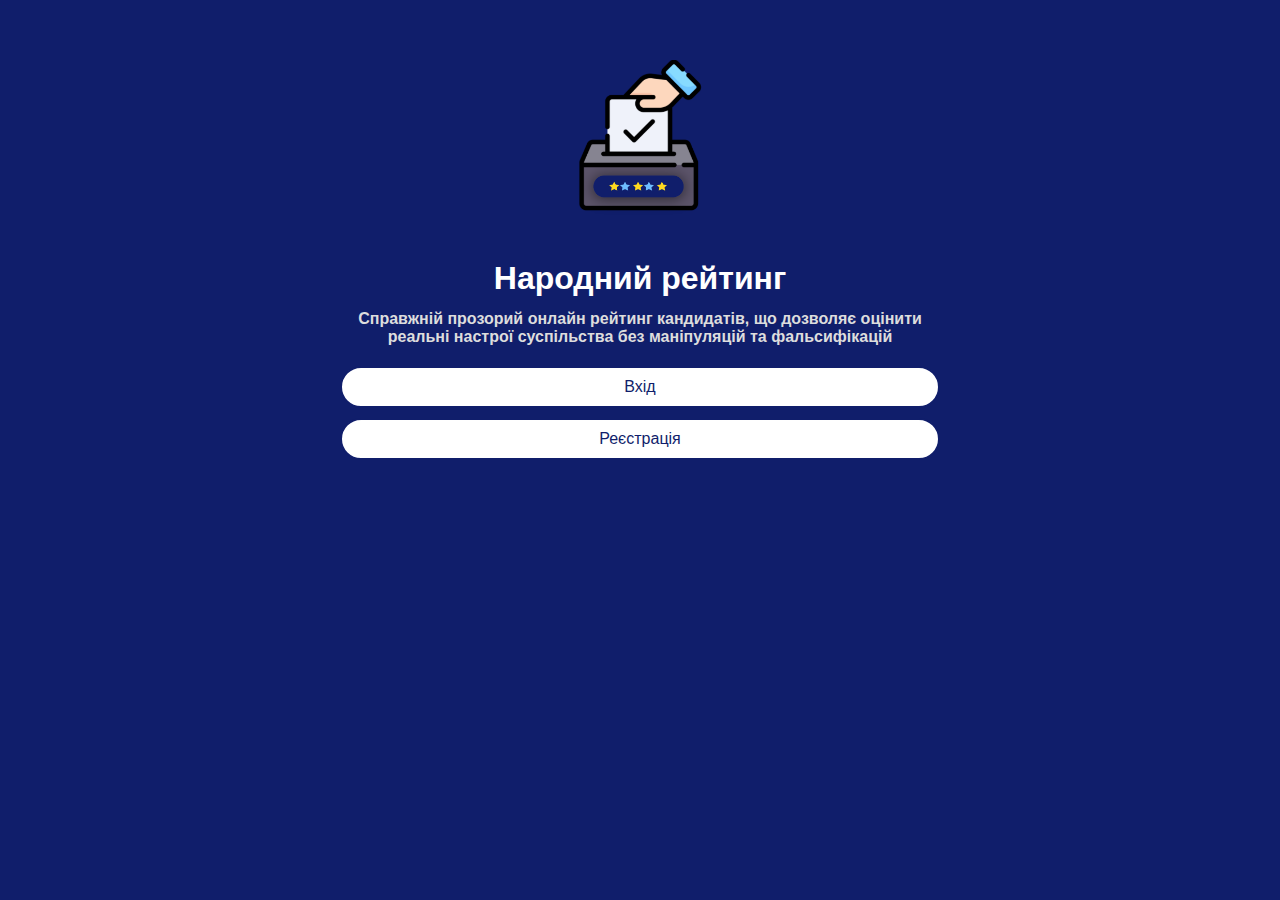
<file: index.html>
<!DOCTYPE html>
<html lang="uk">
<head>
    <meta charset="UTF-8">
    <meta name="viewport" content="width=device-width, initial-scale=1.0">
    <title>Народний рейтинг</title>
    <style>
        body {
            font-family: Arial, sans-serif;
            text-align: center;
            margin: 0;
            padding: 0;
            background-color: #101E6B;
            color: #fff;
        }
        .container {
            max-width: 600px;
            margin: 20px auto;
            padding: 20px;
            border-radius: 10px;
        }
        h1 {
            margin-bottom: 10px;
            color: #fff;
        }
        h2 {
            margin-bottom: 20px;
            color: #ddd;
            font-size: 16px; /* Уменьшен размер шрифта для подзаголовка */
        }
        .button {
            display: block;
            margin: 10px auto;
            padding: 10px 20px;
            font-size: 16px;
            color: #101E6B;
            background-color: #fff;
            border: 2px solid #101E6B;
            border-radius: 25px;
            text-decoration: none;
            transition: background-color 0.3s, color 0.3s;
        }
        .button:hover {
            background-color: #101E6B;
            color: #fff;
        }
        .button.active {
            background-color: #fff;
            color: #101E6B;
            border: 2px solid #101E6B;
            font-weight: bold;
        }
        .button.inactive {
            color: #666;
            background-color: #ddd;
            border-color: #bbb;
            cursor: not-allowed;
        }
        .button.inactive:hover {
            background-color: #ddd;
            color: #666;
        }
        .logo {
            margin: 20px auto;
            max-width: 150px;
        }
        .icon {
            max-width: 50px;
            margin: 10px auto;
        }

        /* Адаптивные стили */
        @media (min-width: 601px) {
            .container {
                padding: 20px;
            }
            .button {
                display: block;
                margin: 10px auto;
                font-size: 16px;
                padding: 10px 20px;
            }
        }

        @media (max-width: 600px) {
            .button-container {
                display: block;
                overflow-y: auto;
                max-height: 80vh; /* Оставляем место для других элементов и предотвращаем перекрытие */
                padding: 0 10px;
                /* Скрыть скроллбар для мобильных устройств */
                scrollbar-width: none; /* Firefox */
                -ms-overflow-style: none; /* Internet Explorer and Edge */
            }
            .button-container::-webkit-scrollbar {
                display: none; /* Chrome, Safari, and Opera */
            }
            .button {
                width: calc(100% - 20px);
                font-size: 14px;
                padding: 10px 0;
            }
            h1 {
                font-size: 24px;
            }
            h2 {
                font-size: 14px; /* Уменьшен размер шрифта для мобильных устройств */
            }
        }
    </style>
</head>
<body>
    <div class="container">
        <img src="logo.png" alt="Логотип" class="logo">
        <h1>Народний рейтинг</h1>
        <h2>Справжній прозорий онлайн рейтинг кандидатів, що дозволяє оцінити реальні настрої суспільства без маніпуляцій та фальсифікацій</h2>
        <div class="button-container">
            <a href="Логин.html" class="button">Вхід</a>
            <a href="Логин.html" class="button">Реєстрація</a>
        </div>
    </div>
</body>
</html>
</file>
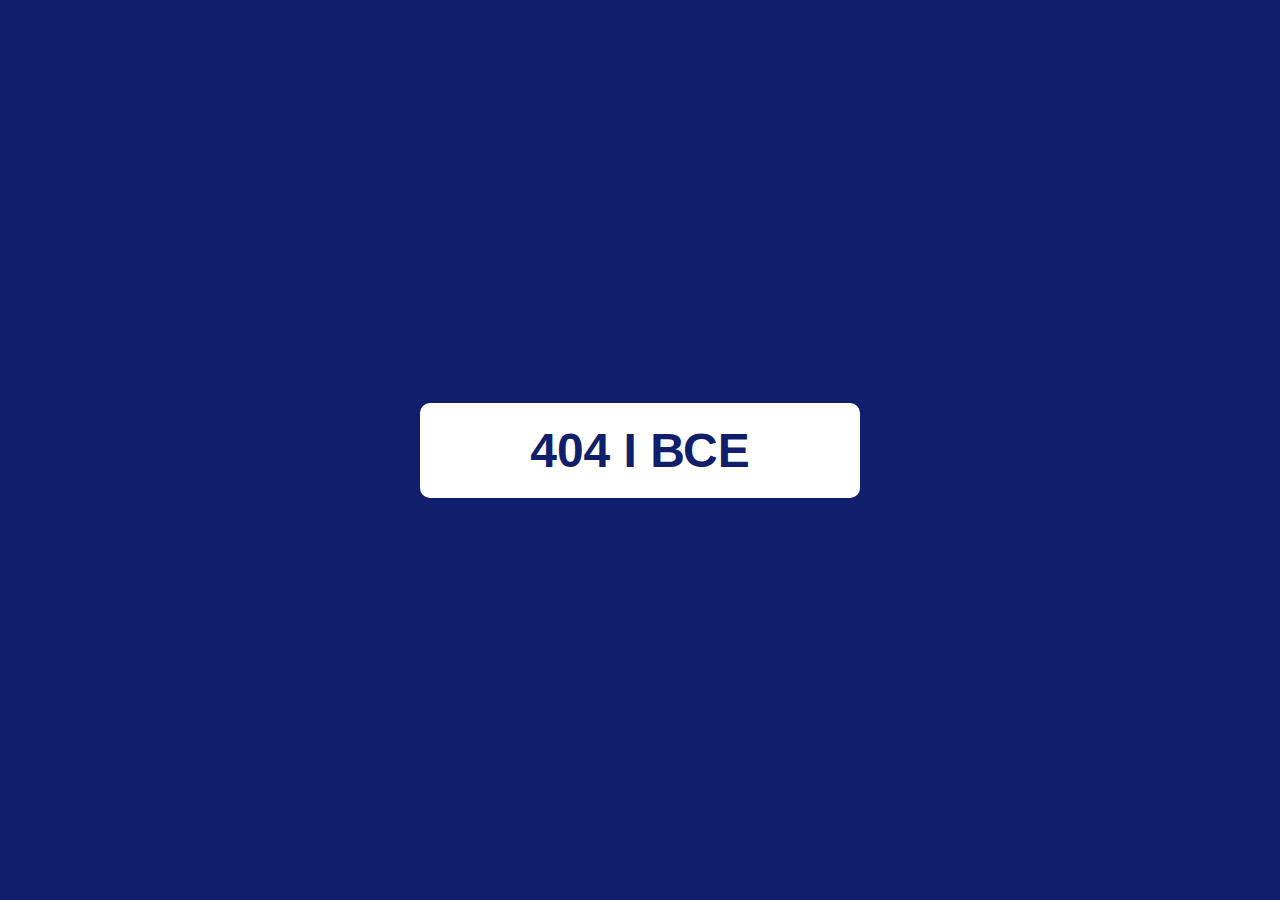
<file: Krim/Index.html>
<!DOCTYPE html>
<html lang="uk">
<head>
    <meta charset="UTF-8">
    <meta name="viewport" content="width=device-width, initial-scale=1.0">
    <title>Авторизація</title>
    <style>
        body {
            font-family: Arial, sans-serif;
            margin: 0;
            padding: 0;
            background-color: #101E6B;
            color: #fff;
            display: flex;
            justify-content: center;
            align-items: center;
            height: 100vh;
            text-align: center;
        }
        .container {
            max-width: 400px;
            width: 100%;
            padding: 20px;
            border-radius: 10px;
            background-color: #fff;
            color: #101E6B;
        }
        h1 {
            margin-bottom: 20px;
            color: #101E6B;
        }
        .message {
            font-size: 48px;
            font-weight: bold;
        }
    </style>
</head>
<body>
    <div class="container">
        <div class="message">404 І ВСЕ</div>
    </div>
</body>
</html>
</file>
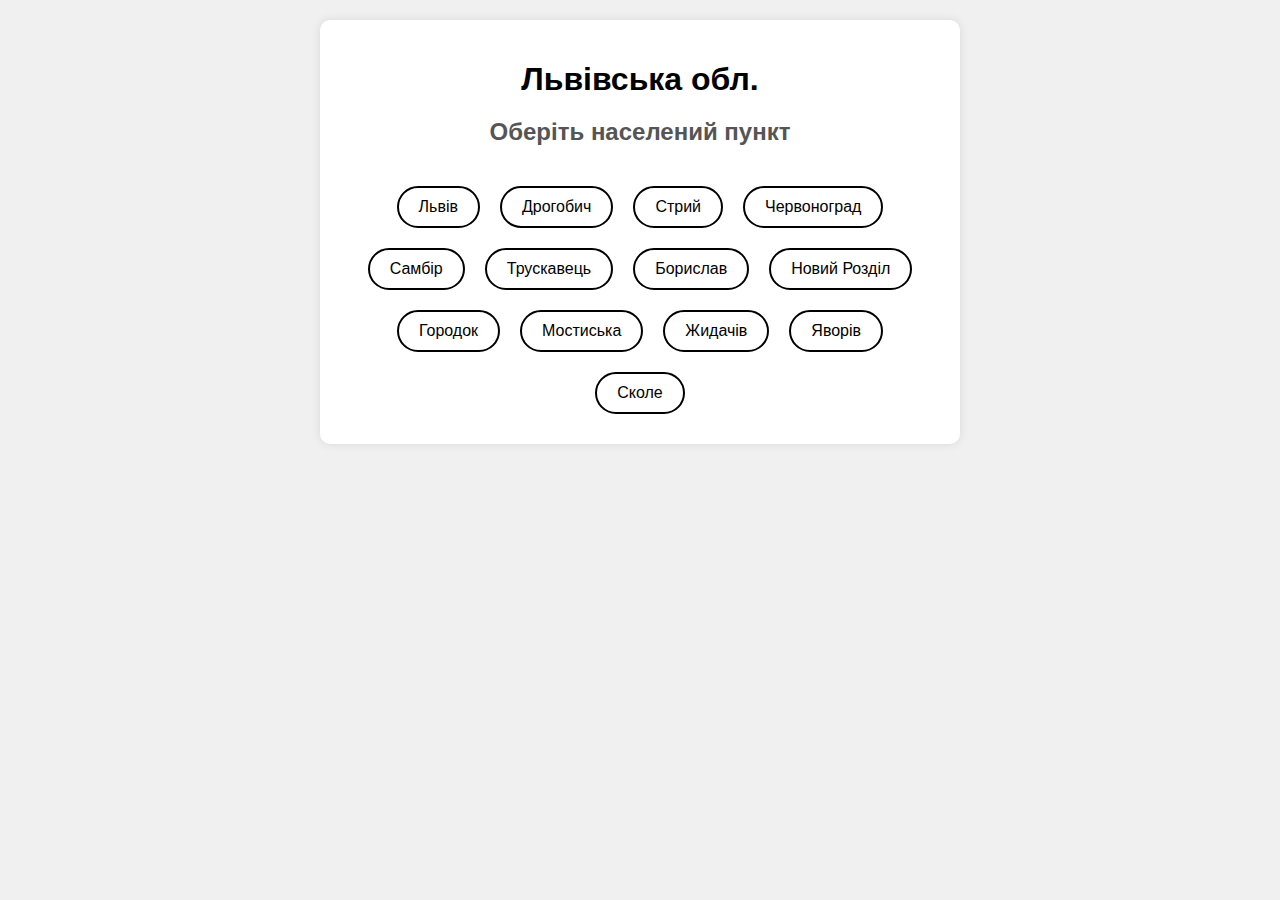
<file: L/Index.html>
<!DOCTYPE html>
<html lang="uk">
<head>
    <meta charset="UTF-8">
    <meta name="viewport" content="width=device-width, initial-scale=1.0">
    <title>Львівська обл.</title>
    <style>
        body {
            font-family: Arial, sans-serif;
            text-align: center;
            margin: 0;
            padding: 0;
            background-color: #f0f0f0;
        }
        .container {
            max-width: 600px;
            margin: 20px auto;
            padding: 20px;
            background: #fff;
            border-radius: 10px;
            box-shadow: 0 0 10px rgba(0, 0, 0, 0.1);
        }
        h1 {
            margin-bottom: 10px;
        }
        h2 {
            margin-bottom: 30px;
            color: #555;
        }
        .button {
            display: block;
            margin: 10px auto;
            padding: 10px 20px;
            font-size: 16px;
            color: #000;
            background-color: #fff;
            border: 2px solid #000;
            border-radius: 25px;
            text-decoration: none;
            transition: background-color 0.3s, color 0.3s;
        }
        .button:hover {
            background-color: #000;
            color: #fff;
        }

        /* Адаптивные стили */
        @media (min-width: 601px) {
            .container {
                padding: 20px;
            }
            .button {
                display: inline-block;
                margin: 10px;
                font-size: 16px;
                padding: 10px 20px;
            }
            .button-container {
                display: flex;
                flex-wrap: wrap;
                justify-content: center;
            }
        }

        @media (max-width: 600px) {
            .button-container {
                display: block;
                overflow-y: auto;
                max-height: 80vh; /* Оставляем место для других элементов и предотвращаем перекрытие */
                padding: 0 10px;
                /* Скрыть скроллбар для мобильных устройств */
                scrollbar-width: none; /* Firefox */
                -ms-overflow-style: none; /* Internet Explorer and Edge */
            }
            .button-container::-webkit-scrollbar {
                display: none; /* Chrome, Safari, and Opera */
            }
            .button {
                width: calc(100% - 20px);
                font-size: 14px;
                padding: 10px 0;
            }
            h1 {
                font-size: 24px;
            }
            h2 {
                font-size: 18px;
            }
        }
    </style>
</head>
<body>
    <div class="container">
        <h1>Львівська обл.</h1>
        <h2>Оберіть населений пункт</h2>
        <div class="button-container">
            <a href="rating.html" class="button">Львів</a>
            <a href="rating.html" class="button">Дрогобич</a>
            <a href="rating.html" class="button">Стрий</a>
            <a href="rating.html" class="button">Червоноград</a>
            <a href="rating.html" class="button">Самбір</a>
            <a href="rating.html" class="button">Трускавець</a>
            <a href="rating.html" class="button">Борислав</a>
            <a href="rating.html" class="button">Новий Розділ</a>
            <a href="rating.html" class="button">Городок</a>
            <a href="rating.html" class="button">Мостиська</a>
            <a href="rating.html" class="button">Жидачів</a>
            <a href="rating.html" class="button">Яворів</a>
            <a href="rating.html" class="button">Сколе</a>
        </div>
    </div>
</body>
</html>
</file>
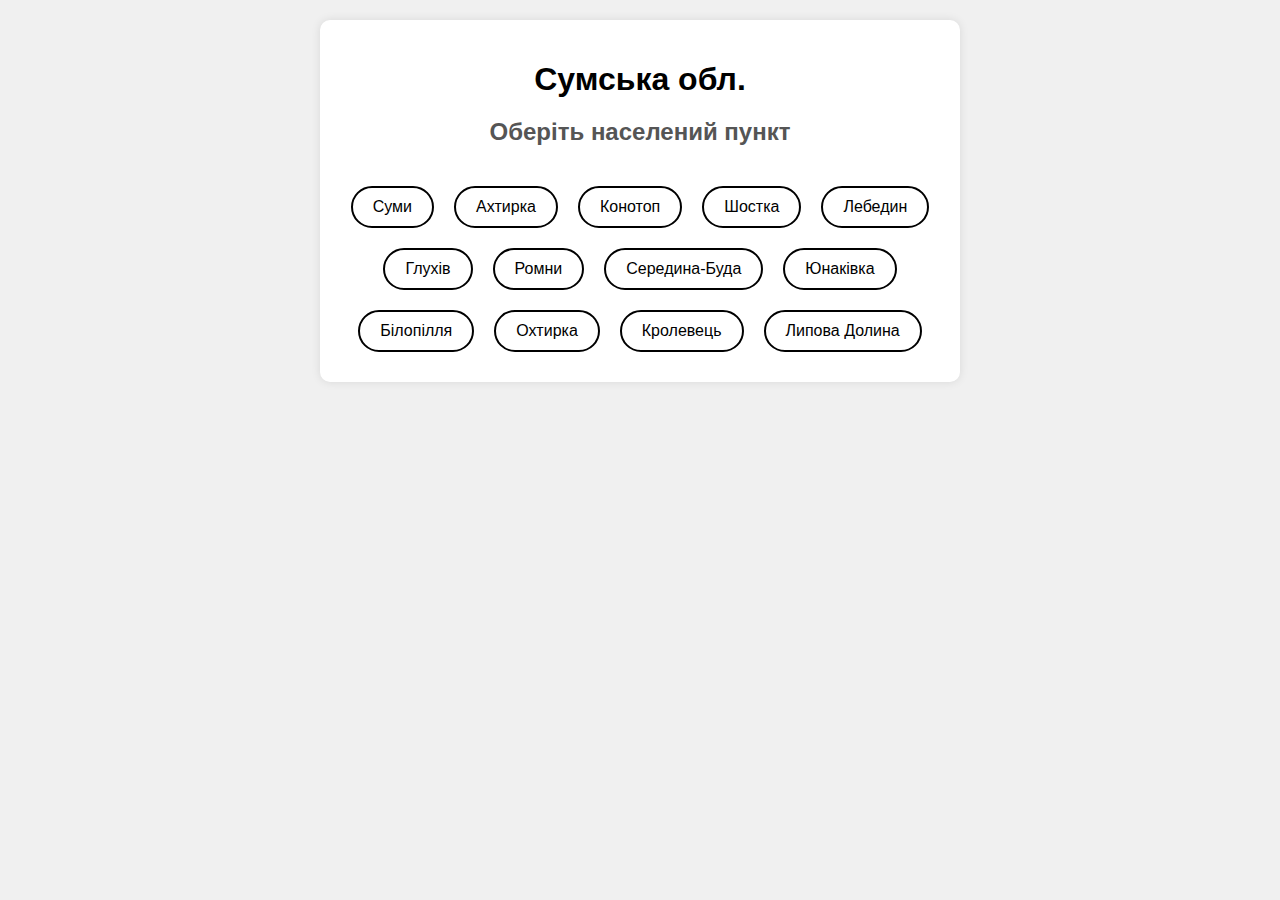
<file: Sumi/Index.html>
<!DOCTYPE html>
<html lang="uk">
<head>
    <meta charset="UTF-8">
    <meta name="viewport" content="width=device-width, initial-scale=1.0">
    <title>Сумська обл.</title>
    <style>
        body {
            font-family: Arial, sans-serif;
            text-align: center;
            margin: 0;
            padding: 0;
            background-color: #f0f0f0;
        }
        .container {
            max-width: 600px;
            margin: 20px auto;
            padding: 20px;
            background: #fff;
            border-radius: 10px;
            box-shadow: 0 0 10px rgba(0, 0, 0, 0.1);
        }
        h1 {
            margin-bottom: 10px;
        }
        h2 {
            margin-bottom: 30px;
            color: #555;
        }
        .button {
            display: block;
            margin: 10px auto;
            padding: 10px 20px;
            font-size: 16px;
            color: #000;
            background-color: #fff;
            border: 2px solid #000;
            border-radius: 25px;
            text-decoration: none;
            transition: background-color 0.3s, color 0.3s;
        }
        .button:hover {
            background-color: #000;
            color: #fff;
        }

        /* Адаптивные стили */
        @media (min-width: 601px) {
            .container {
                padding: 20px;
            }
            .button {
                display: inline-block;
                margin: 10px;
                font-size: 16px;
                padding: 10px 20px;
            }
            .button-container {
                display: flex;
                flex-wrap: wrap;
                justify-content: center;
            }
        }

        @media (max-width: 600px) {
            .button-container {
                display: block;
                overflow-y: auto;
                max-height: 80vh; /* Оставляем место для других элементов и предотвращаем перекрытие */
                padding: 0 10px;
                /* Скрыть скроллбар для мобильных устройств */
                scrollbar-width: none; /* Firefox */
                -ms-overflow-style: none; /* Internet Explorer and Edge */
            }
            .button-container::-webkit-scrollbar {
                display: none; /* Chrome, Safari, and Opera */
            }
            .button {
                width: calc(100% - 20px);
                font-size: 14px;
                padding: 10px 0;
            }
            h1 {
                font-size: 24px;
            }
            h2 {
                font-size: 18px;
            }
        }
    </style>
</head>
<body>
    <div class="container">
        <h1>Сумська обл.</h1>
        <h2>Оберіть населений пункт</h2>
        <div class="button-container">
            <a href="rating.html" class="button">Суми</a>
            <a href="rating.html" class="button">Ахтирка</a>
            <a href="rating.html" class="button">Конотоп</a>
            <a href="rating.html" class="button">Шостка</a>
            <a href="rating.html" class="button">Лебедин</a>
            <a href="rating.html" class="button">Глухів</a>
            <a href="rating.html" class="button">Ромни</a>
            <a href="rating.html" class="button">Середина-Буда</a>
            <a href="rating.html" class="button">Юнаківка</a>
            <a href="rating.html" class="button">Білопілля</a>
            <a href="rating.html" class="button">Охтирка</a>
            <a href="rating.html" class="button">Кролевець</a>
            <a href="rating.html" class="button">Липова Долина</a>
        </div>
    </div>
</body>
</html>
</file>
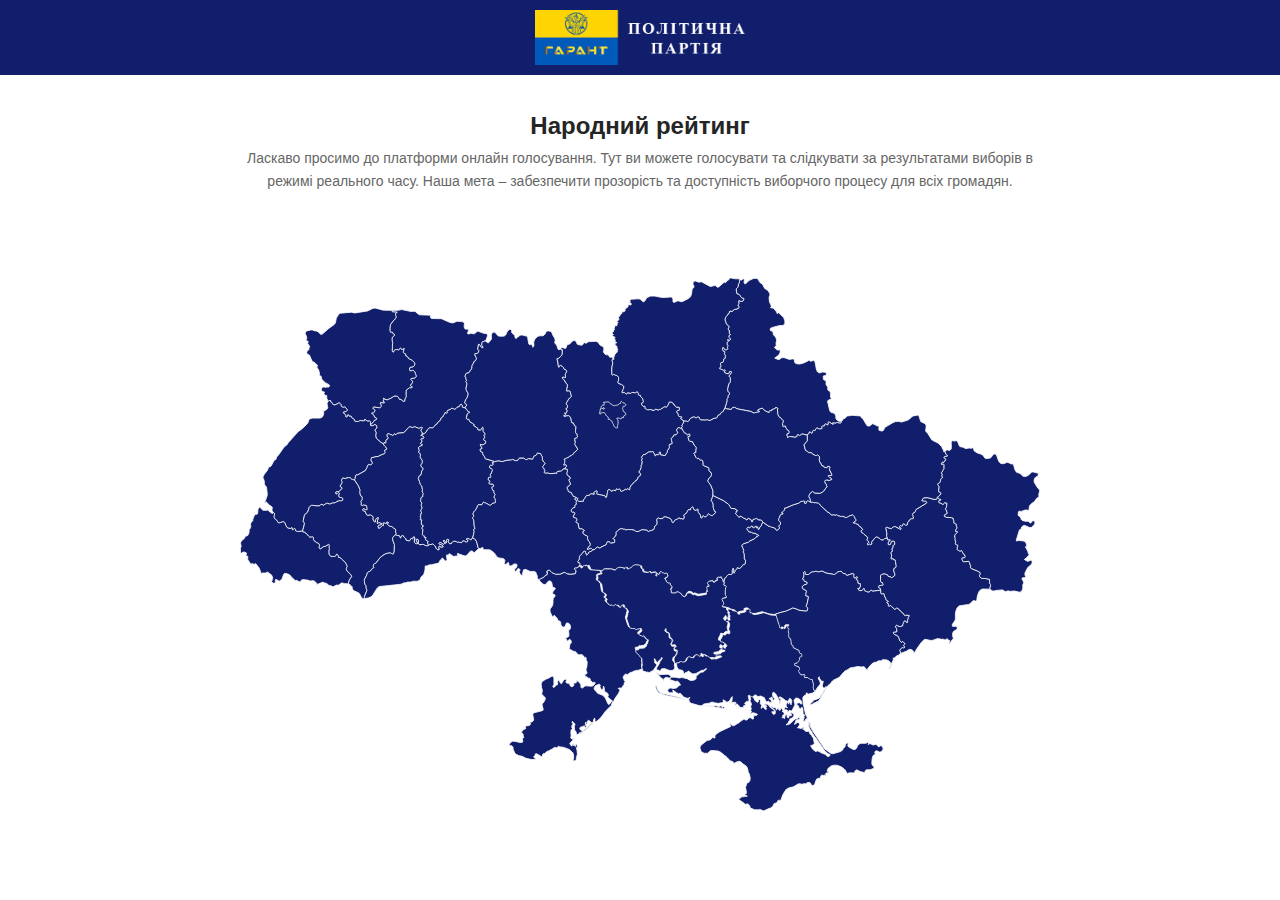
<file: Ukraine map.html>
<!DOCTYPE html>
<html lang="en">
<head>
    <meta http-equiv="Content-Type" content="text/html; charset=UTF-8">
    <title>Ukraine map</title>
    <meta name="viewport" content="width=device-width, initial-scale=1, maximum-scale=1">
    <link rel="stylesheet" href="./Ukraine map_files/normalize.css">  
    <link rel="stylesheet" href="./Ukraine map_files/style.css">
    <link rel="icon" type="image/png" href="https://store.laweb.com.ua/favicon.png">
    <style>
        /* Стили для хедера */
        header {
            background-color: #101E6B;
            color: white;
            padding: 10px;
            text-align: center;
            position: fixed;
            width: 100%;
            top: 0;
            left: 0;
            z-index: 1000;
            display: flex;
            align-items: center;
            justify-content: center;
        }

        header img {
            width: 16.67%;
            height: auto;
        }

        /* Адаптивность хедера */
        @media (max-width: 768px) {
            header {
                padding: 15px;
                font-size: 16px;
                height: auto;
            }
            header img {
                max-width: 50%;
                height: auto;
            }
        }

        /* Стили для основного контента */
        .content {
            text-align: center;
            padding: 20px;
        }

        .content img {
            max-width: 100%;
            height: auto;
        }

        .content h2 {
            margin-top: 20px;
            font-size: 24px;
            margin-bottom: 10px;
        }

        .content p {
            font-size: 14px;
            color: #666;
            margin: 0;
            max-width: 800px;
            margin-left: auto;
            margin-right: auto;
        }

        @media (max-width: 768px) {
            .content p {
                max-width: 100%;
                margin: 0;
            }
        }

        /* Стили для модального окна */
        .modal {
            display: none; 
            position: fixed; 
            z-index: 1000; 
            left: 0;
            top: 0;
            width: 100%; 
            height: 100%; 
            overflow: auto; 
            background-color: rgba(0,0,0,0.4); 
        }

        .modal-content {
            background-color: #fefefe;
            margin: 15% auto;
            padding: 20px;
            border: 1px solid #888;
            width: 80%; 
        }

        .close {
            color: #aaa;
            float: right;
            font-size: 28px;
            font-weight: bold;
        }

        .close:hover,
        .close:focus {
            color: black;
            text-decoration: none;
            cursor: pointer;
        }

        .btn {
            background-color: #111;
            color: white;
            border: none;
            padding: 10px 20px;
            text-align: center;
            text-decoration: none;
            display: inline-block;
            font-size: 16px;
            margin: 10px 2px;
            cursor: pointer;
        }

        .btn:hover {
            background-color: #555;
        }
    </style>
    <script src="chrome-extension://mooikfkahbdckldjjndioackbalphokd/assets/prompt.js"></script>
    <script>
        function adjustContentPadding() {
            const header = document.querySelector('header');
            const content = document.querySelector('.content');
            const headerHeight = header.offsetHeight;
            content.style.paddingTop = (headerHeight + 20) + 'px'; /* 20px дополнительный отступ */
        }

        window.addEventListener('load', adjustContentPadding);
        window.addEventListener('resize', adjustContentPadding);

        document.addEventListener("DOMContentLoaded", function() {
            var modal = document.getElementById("modal");
            var closeBtn = document.querySelector(".close");
            var modalTitle = document.getElementById("modal-title");
            var modalDescription = document.getElementById("modal-description");
            var modalLink = document.getElementById("modal-link");
            
            function openModal(title, description, link) {
                modalTitle.textContent = title;
                modalDescription.textContent = description;
                modalLink.href = link;
                modal.style.display = "block";
            }
            
            function closeModal() {
                modal.style.display = "none";
            }
            
            function setupClickHandlers() {
                const areas = {
                    "Sumy_1_": ["Сумська область", " Натисніть кнопку нижче, щоб підтвердити вибір регіону!  Нагадуємо що голосувати за кандидатів ви можете лише у своєму регіоні! Який ви підтвердили за місцем проживання чи пропискою. У всіх інших регіонах ви можете лише переглядати рейтинг кандидатів.", "Sumi/S1.html"],
                    "Kiev_1_": ["Київ", "Натисніть кнопку нижче, щоб підтвердити вибір регіону!  Нагадуємо що голосувати за кандидатів ви можете лише у своєму регіоні! Який ви підтвердили за місцем проживання чи пропискою. У всіх інших регіонах ви можете лише переглядати рейтинг кандидатів..", "K/K2.html"],
                    "Odessa": ["Одеса", "Натисніть кнопку нижче, щоб підтвердити вибір регіону!  Нагадуємо що голосувати за кандидатів ви можете лише у своєму регіоні! Який ви підтвердили за місцем проживання чи пропискою. У всіх інших регіонах ви можете лише переглядати рейтинг кандидатів..", "Odesa/O1.html"],
                    "Crimea_1_": ["Крим", "Тимчасово недоступно.", "C1.html"],
                    "Lviv_1_": ["Львівська область", "Натисніть кнопку нижче, щоб підтвердити вибір регіону!  Нагадуємо що голосувати за кандидатів ви можете лише у своєму регіоні! Який ви підтвердили за місцем проживання чи пропискою. У всіх інших регіонах ви можете лише переглядати рейтинг кандидатів.", "L/L1.html"]
                };

                for (const [id, [title, description, link]] of Object.entries(areas)) {
                    const element = document.getElementById(id);
                    if (element) {
                        element.addEventListener("click", function() {
                            openModal(title, description, link);
                        });
                    }
                }
            }

            setupClickHandlers();

            closeBtn.addEventListener("click", closeModal);
            window.addEventListener("click", function(event) {
                if (event.target == modal) {
                    closeModal();
                }
            });
        });
    </script>
</head>
<body>
    <header>
        <img src="log1-1.png" alt="Ukraine Map Logo">
    </header>
    <div class="content">
        <h2>Народний рейтинг</h2>
        <p>Ласкаво просимо до платформи онлайн голосування. Тут ви можете голосувати та слідкувати за результатами виборів в режимі реального часу. Наша мета – забезпечити прозорість та доступність виборчого процесу для всіх громадян.</p>
    </div>

    <!-- Модальное окно -->
    <div id="modal" class="modal">
        <div class="modal-content">
            <span class="close">&times;</span>
            <h2 id="modal-title">Title</h2>
            <p id="modal-description">Description</p>
            <a id="modal-link" class="btn" href="#">Перейти в регіон</a>
        </div>
    </div>

	<div id="post-contacts">
		<div id="la-map" class="all-map">
			<div class="map">
				<svg version="1.1" id="svg_map" class="all-map" xmlns="http://www.w3.org/2000/svg" xmlns:xlink="http://www.w3.org/1999/xlink" x="0px" y="0px" viewBox="0 0 717.1 478.8" style="enable-background:new 0 0 717.1 478.8;" xml:space="preserve"> <g id="Crimea_1_" style="display:inline"> <g id="Crimea" data-city="Крим"> <path class="st0" d="m 576.6,423.1 -0.7,-2 -0.7,-0.7 -0.7,-0.3 -0.7,0.2 -0.7,0.7 -0.7,0.2 -0.7,-0.7 -1,-1.3 -0.8,-0.2 -2.3,0.5 -0.8,-0.2 -1.3,-0.8 -0.8,-0.2 -0.5,0.2 -0.3,0.3 -0.3,0.3 h -0.5 l 0.3,-1 -0.3,-0.7 -0.7,-0.2 -0.7,0.5 -0.7,0.3 h -4.5 l -0.8,0.3 -0.8,0.8 -1.2,0.7 -0.2,0.3 -0.5,1.7 -1.2,1.5 -1.5,0.3 -1.5,-0.5 -3,-1.8 -0.7,-0.5 -0.3,-0.7 0.2,-1 0.3,-0.8 -0.2,-0.5 h -1 l -0.7,0.3 -0.5,0.8 -0.3,1 -0.2,1 -0.2,0.3 -0.7,0.8 -0.2,0.2 -0.5,0.2 -0.2,0.3 v 0.5 l -0.2,0.5 -1.2,1.2 -0.8,0.5 -7,2 -1.5,-0.2 -5.8,-4.2 -11.1,-16.6 -2.5,-4.8 -1.3,0.3 1.2,1.8 v 0.5 0.2 l 0.7,1.2 0.2,0.7 0.3,0.3 0.3,0.2 0.3,0.2 0.3,0.7 0.8,1.7 1,1.3 0.2,0.5 1.7,2 8.3,12 0.3,0.3 h 0.5 l 0.3,0.2 0.3,0.5 0.2,0.5 0.3,0.3 0.8,0.3 0.7,0.2 0.7,0.3 0.5,0.7 -0.8,1 -0.5,0.3 -0.7,0.2 -0.7,-0.3 -0.7,-0.7 -0.5,-0.7 -0.3,-0.3 -4.5,-1.7 -0.7,-0.5 -0.3,-0.3 -0.7,-0.3 -0.7,-0.2 h -0.5 l -0.7,0.2 -0.5,0.2 H 516 l -2.3,-1.8 -0.5,-0.5 -1.2,-2.2 -0.5,-0.5 v -0.3 l 0.5,-0.2 1.3,-0.3 0.5,-0.3 0.2,-0.2 0.5,-0.3 0.2,-0.3 0.2,-0.7 v -0.2 l -0.2,-0.2 -0.7,-3.8 -0.2,-0.7 -1,-0.8 -0.2,-0.7 -0.2,-0.8 -0.3,-0.3 -0.5,-0.2 -0.5,-0.3 -1,-2.3 -0.5,-0.3 -2,0.2 -0.7,-0.2 -0.3,-0.3 -0.5,-0.8 -0.3,-0.3 -0.3,-0.2 -1,-0.2 0.3,-0.5 0.7,-0.7 0.3,-0.3 v -0.3 l -0.8,0.2 -1.5,0.8 -0.8,0.2 -1.5,-0.5 -0.7,-0.2 -0.8,0.2 0.7,-1 0.8,-1.2 0.5,-1.2 -0.7,-1.3 -1,-0.3 -1,0.5 -1,0.7 -1,0.5 0.2,-0.7 0.5,-1 0.2,-0.8 0.2,-0.7 0.3,-0.5 0.5,-0.3 0.5,-0.2 h 0.2 l 1.2,-0.2 0.3,0.2 0.3,-0.5 0.2,-0.7 v -0.7 l -0.2,-0.7 -1.2,1.3 -0.7,0.5 -1.7,0.3 -0.7,0.3 -4,3.8 -1.7,0.8 -1.8,0.3 v -0.3 l 1.2,-0.8 0.5,-0.5 0.2,-0.5 0.2,-0.7 0.3,-0.7 0.5,-0.3 0.3,-0.3 0.2,-1.3 0.3,-0.3 h 0.5 l 0.5,-0.2 0.5,-0.3 0.3,-0.3 0.3,-0.3 0.7,-0.8 0.2,-0.3 0.2,-0.8 v -0.5 l -0.2,-0.3 v -0.5 l -0.5,-0.3 -2.8,-1 v 0.3 l 0.8,0.8 0.5,0.7 0.2,0.5 -0.3,0.7 h -0.7 l -0.7,-0.2 -0.3,0.2 -0.2,0.5 -0.3,0.7 -0.2,0.7 -0.5,0.2 -0.5,-0.5 -0.7,-1.3 0.5,-0.8 0.3,-0.3 -0.7,-0.3 -0.8,0.2 -0.7,0.8 -0.3,1.2 -0.2,1.3 -0.2,0.5 -0.2,-0.3 v -1.3 h -0.2 l -0.2,0.3 -0.2,0.2 -0.2,0.2 -0.3,0.2 0.2,-0.2 0.2,-0.2 v -0.3 -0.5 l -1.2,1.2 0.2,-0.5 0.3,-1 v -0.7 l 0.2,-0.3 0.8,-0.5 0.3,-0.2 0.2,-1.2 -0.5,-0.7 -0.8,-0.5 -0.7,-0.7 h 0.3 l 0.8,-0.3 -1,-1.5 -0.5,-0.5 h -0.7 l -0.2,0.3 -0.2,1 -0.2,0.3 h -0.3 l -0.5,-0.2 -0.3,-0.2 -0.3,-0.3 -0.2,-0.8 0.2,-1 v -0.3 l -1.5,2.2 -0.5,0.2 -0.5,-0.8 0.5,-0.7 -0.7,-0.3 -1.8,-0.5 -0.2,0.5 -0.2,-0.3 -0.2,-0.3 -0.3,-0.2 -0.3,-0.2 h -0.2 l -0.3,-0.3 h -0.2 l -0.2,0.2 v 0.3 0.3 l 0.2,0.2 0.5,0.2 2.3,2 0.5,0.5 0.2,0.7 v 1.2 l -0.2,1 -0.5,0.3 H 479 l -0.5,0.5 -1,-1 -0.5,-0.8 -0.2,-1 0.7,0.3 h 0.7 l 0.5,-0.3 0.3,-0.5 v -0.3 l -2.2,-2 -1.3,-0.7 -1.7,-2.3 -0.7,-0.5 -0.8,-0.3 h -1.8 l -0.5,0.2 0.2,0.3 0.7,0.7 0.5,0.2 h 0.3 0.3 l 0.2,0.5 -0.8,0.3 v 0.5 l 0.3,0.7 0.2,0.7 -0.3,0.7 -0.7,-0.2 -0.7,-0.5 -0.2,-0.3 -0.3,-0.2 -0.2,-0.5 -0.2,-0.5 -0.5,-0.2 -0.3,0.2 -0.3,0.5 -0.5,0.5 H 467 l 0.3,-0.5 -0.2,-0.3 v -0.2 -0.3 l 0.8,-0.3 -0.3,-1 -1.5,-2 0.3,-0.3 0.2,-0.7 v -1.5 l -0.2,-0.3 -1.7,-0.7 v 1.8 l -0.2,0.8 -0.5,0.3 -1.8,-1 -0.3,-0.3 -1.8,-3.3 -0.3,-0.5 -0.5,-0.5 v -0.3 h 0.5 c -0.2,-0.2 -0.3,-0.3 -0.5,-0.3 -0.3,0 -1,-0.5 -1.3,-0.8 -0.3,-0.3 -0.3,0.2 -0.8,0.2 -0.5,0 0.8,3.5 0.5,4.5 -0.2,0.3 -0.3,0.7 -0.7,1 h 0.2 l 1.2,2.3 0.2,0.8 -0.3,0.7 -0.5,0.7 v 0.7 l 0.5,2 v 0.3 l -0.3,0.5 -0.2,0.5 v 0.5 l 0.5,0.2 0.2,0.3 -0.3,0.7 -0.7,1 0.5,0.3 0.3,-0.2 0.3,-0.3 0.5,-0.2 1,-0.2 2.3,0.7 0.8,0.3 0.7,0.7 -0.7,0.5 -1.3,0.3 -0.7,0.3 -0.7,-0.3 -0.2,1 v 1.3 0.7 l -0.8,0.2 H 459 l -0.2,-0.3 -0.2,-0.3 -0.3,-0.3 -0.5,-0.2 -0.5,-0.2 H 457 l -0.5,0.2 -0.8,0.5 -1,1.2 -1,0.3 h -0.3 l -0.5,-0.2 -0.7,-0.5 -0.3,-0.2 -0.7,0.3 -1.7,1.2 -0.7,0.2 -1.2,1.3 -0.2,0.3 -1.5,0.7 -2.8,1.8 -1.3,0.2 -1.3,-0.8 -0.7,-0.8 -0.3,-0.2 -0.3,0.3 v 0.7 l 0.3,0.3 0.3,0.2 0.2,0.2 -0.2,0.7 -0.5,0.3 -9,4.2 -2.7,1.8 -1.2,1.2 -0.3,0.3 -0.2,0.3 -0.2,0.5 v 0.5 l 0.2,0.5 v 0.5 l -0.5,0.2 H 425 l -0.8,-0.3 h -0.3 l -0.7,0.2 -0.3,0.3 -0.2,0.3 -0.3,0.5 -0.5,0.5 -0.7,0.3 -0.7,0.2 h -1 l -0.8,0.2 -4.7,3.7 -1.2,1.3 -0.5,1.5 0.2,0.8 1,3 0.8,0.2 1.3,0.7 0.8,0.3 h 2.8 l 0.5,-0.3 1.3,-1.5 0.7,-0.5 0.8,-0.2 6,0.5 1.7,0.7 1.5,1 2.7,2.3 0.3,0.2 0.7,0.3 0.3,0.3 0.5,0.8 0.3,0.5 1,0.5 1.3,1.7 0.7,0.5 1.8,0.5 0.8,0.5 0.3,0.8 0.3,0.5 0.8,-0.3 1.3,-0.8 1.5,-0.5 1.7,-0.2 0.7,0.3 2.2,2 2.7,1.8 1,1.3 0.7,2.3 0.2,1.5 0.2,0.5 0.7,1.3 0.2,0.3 0.2,1 0.5,2.2 v 1.3 l -0.2,1.2 -0.3,1 -0.5,0.7 -0.8,0.3 -0.8,0.3 -0.5,0.7 -0.3,1 -0.3,1.2 -0.2,0.3 -0.2,0.2 -0.3,0.3 0.3,0.7 0.2,0.8 0.3,1.5 0.3,1.2 v 0.7 l -0.2,0.8 -0.3,0.7 -0.5,-0.6 -0.3,0.7 v 0.8 l 0.3,0.3 1.3,0.3 0.5,0.2 -0.8,0.3 h -2 l -0.5,0.2 -0.3,0.2 h -0.5 -0.8 l -0.3,0.2 -0.8,0.7 -0.3,0.2 -1.2,0.3 -0.2,-0.2 v 0 0.7 l 0.3,0.7 4.3,3 0.5,0.5 0.7,0.5 h 0.8 l 0.8,-0.3 h 0.7 l 0.5,0.3 1.2,1.5 0.2,0.5 0.2,1 0.5,0.5 3,1.3 0.8,0.2 h 2.7 0.5 l 0.8,-0.3 h 0.5 l 2.5,1 0.8,0.2 v 0 l 0.8,-0.2 4.3,-2 0.8,-0.2 0.5,-0.2 1.3,-1 0.5,-0.5 0.5,-1 0.3,-0.8 0.5,-0.7 1.8,-0.3 0.5,-0.5 0.8,-1.3 0.2,-0.2 v -0.2 -0.2 l 0.2,-0.2 h 0.2 0.5 0.5 l 0.8,0.2 0.3,-0.2 0.3,-0.7 1.5,-4 1.3,-2.3 0.3,-0.5 0.2,-0.3 1.5,-2.2 h 0.2 v 0 0.2 0.2 l 1,-1 1.3,-0.5 3.2,-0.7 1.5,-0.7 2.8,-1.8 1.5,-0.5 2.8,0.5 0.7,-0.3 0.5,-0.3 1.3,0.3 0.7,-0.2 0.3,-0.3 0.3,-0.3 0.3,-0.3 0.5,-0.2 h 0.3 1.3 l 0.8,0.3 0.5,0.7 0.3,0.8 0.5,0.7 1.7,0.3 1.2,-1.7 0.8,-2.5 1,-1.8 0.7,-0.3 1.7,-0.3 0.7,-0.7 0.8,-1.8 0.7,-0.5 1,0.7 0.3,-0.3 0.3,-0.3 0.2,-0.2 1.8,1.5 -0.3,-1.7 v -0.7 l 0.5,-0.7 0.7,-0.2 1.3,0.2 0.5,-0.2 V 444 l -1.2,-0.5 -0.2,-0.3 -0.2,-0.7 0.2,-0.5 0.2,-0.5 0.2,-0.7 0.3,-0.5 2.2,-1.7 1.5,-0.7 1.7,-0.3 h 1.7 l 1.7,0.3 2.8,1.2 2.5,1.7 0.5,0.5 1.2,1.5 0.2,0.5 0.3,1.3 0.8,0.3 2.7,-0.5 3,0.2 0.7,-0.7 0.7,-1.3 0.8,-0.8 1.2,0.5 V 442 l 2.3,1.3 3.5,0.8 0.8,-0.2 0.2,-0.3 0.2,-1 0.2,-0.3 0.3,-0.3 0.5,-0.2 3.5,-0.2 2.8,-1 0.5,-0.5 v -0.8 l -0.5,-0.8 -1.2,-1.2 -0.2,-1.2 v -1.2 l 0.3,-3.3 0.3,-1.2 0.5,-1.2 0.5,-0.7 0.3,-0.2 h 0.8 l 0.3,-0.2 0.3,-0.5 -0.2,-0.3 -0.3,-0.2 -0.2,-0.3 0.2,-1.2 0.5,-0.7 0.8,-0.2 1,0.2 1.2,0.7 0.5,0.2 h 0.5 l 1.3,-0.3 0.3,-0.7 z" id="path4"></path> </g></g><g id="Sumy_1_" style="display:inline"> <g id="Sumy" data-city="Сумська обл."><polygon class="st0" points="519.9,85.8 518.6,85.8 517.5,84.7 516.6,82.5 515.6,76.9 515.3,75.9 514.8,75.2 514.1,74.9 513.3,75 512.5,75.4 511.6,75.5 511,75.2 510.1,74.7 509.6,74.9 507.8,75.9 504.5,77.4 501.6,78 498.8,77.7 498.1,77.5 497.5,76.9 497.1,76 497,75 496.8,74.2 496.1,73.5 495,73.4 492.5,73.9 491.1,73.4 488.3,72.4 486.8,72.2 485.3,72.5 483.8,73.7 483.1,74 482.3,73.9 479.3,72.7 481.6,71 483.3,69.4 484.3,67.2 484,65 483.1,65.5 482.5,65.5 481.8,65.4 481.1,65 480.5,64.7 479.8,63.9 479.3,63.4 479.1,62.9 479.5,62.5 480.3,62.4 480.6,61.9 480.6,61.4 480.6,60.7 480.5,60.2 480.5,59.5 480.5,58.9 480.8,57.9 481,57.2 480.8,55.7 480.5,54.7 480,53.7 478.3,51.9 478,51.4 478,50.7 477.7,49.4 477.5,48.9 477,48.5 475.7,48.2 475.2,47.5 475.5,46 477.2,45.2 483.8,43.5 486.1,43.5 487,43.4 488.5,41.5 488.3,38.9 487.3,36.4 486.8,35.7 485.8,34.9 485,34.2 483.6,32.7 483,32.2 482.5,32.2 481.8,32.7 481.3,32.6 481.3,32.4 481.1,31.4 481,31.1 480.8,30.9 480.3,30.6 480.1,30.2 478.6,28.4 477.8,27.7 475.8,27.7 475.8,27.2 476.2,26.2 476,25.1 475.2,23.7 474.7,22.7 474.5,21.4 474.3,19.2 474.3,18.2 474.3,17.9 475,16.4 475,15.7 474.8,15.1 474.7,14.4 474.2,13.7 473.5,12.6 472.8,11.9 470.3,10.2 469.8,9.4 468.8,7.2 468,6.2 466.3,5.1 465.7,4.4 465,3.2 464.7,2.4 464.2,1.7 463.2,1.4 461.3,1.2 459.7,1.6 456.2,3.2 453.3,6.1 452.5,6.1 451.8,5.1 452.2,2.6 451.3,1.6 450.7,1.9 450.2,2.4 449.7,2.7 448.8,2.7 448.3,2.4 448.2,2.4 448,2.7 447.7,3.7 447.7,4.9 447.5,5.2 447,6.1 446.8,6.4 446.7,6.9 446.7,8.1 446.5,8.6 446.2,9.2 445,10.4 444.8,11.1 445.2,14.2 445.2,14.7 445.3,14.9 447.2,15.6 447.3,15.6 448.2,16.6 448.8,17.6 449.3,18.1 449.5,18.2 449.5,18.4 449.7,18.6 449.7,18.7 449.8,18.9 450.2,19.1 451.3,19.1 451.5,19.2 451.5,19.4 451.7,19.6 451.5,19.9 451.5,20.4 451.2,21.1 451,21.4 450.7,21.6 449.8,21.7 449,21.9 448.5,21.7 448.2,21.7 448,21.6 448,21.4 447.8,21.2 447.8,21.1 447.7,20.9 447.5,20.9 447.3,21.1 447.2,21.2 447,21.6 447.2,23.7 447,24.1 447,24.4 446.8,24.7 446.5,24.9 446.3,25.1 446.3,25.2 446.3,25.4 446.5,25.6 447.2,26.7 447.2,27.4 446.8,28.1 444.5,28.9 443.7,28.9 443,29.2 441.7,30.4 441.2,30.7 439.3,30.6 438.7,30.9 438.8,31.6 438.8,32.1 437.9,32.4 437.5,33.2 437,34.2 436.4,34.7 435.9,35.2 435.2,36.4 434.7,37.9 435,39.4 435.2,39.7 435.7,41.2 435.9,41.7 436.2,42.2 438.3,44.4 438.3,45 437.7,45.9 437.7,46.5 437.7,47.2 437.9,47.4 438.2,47.5 438.3,47.5 438.5,47.9 438.5,48 438.7,50.7 438.8,50.9 439,51.2 439.2,51.2 439.3,51.4 439.5,51.5 439.5,51.7 439.3,52 439.2,52 438.5,52.4 438.3,52.5 438.2,52.9 438.3,53.7 438.3,54.2 438.5,54.4 439.3,55.2 439.5,55.4 439.7,55.5 439.7,55.7 439.5,55.9 439,56.7 439,56.7 438.8,56.7 438.7,56.7 438.5,56.7 437.2,56 437.2,56 437,56.2 437.5,57.4 437.5,57.7 437.5,58 437.2,58.4 437,58.5 436.9,58.7 436.7,58.7 436.5,59 436.5,59.5 436.7,60.5 436.9,60.9 437.2,61.2 437.4,61.5 437.5,61.7 437.4,61.9 437.4,62 437.2,62.2 437,62.5 437,62.9 437,63.4 437.2,63.7 437.2,64 437,64.4 436.9,64.7 436.7,64.9 436.4,65 435.4,65.2 434.9,65.2 434.7,65 434.5,65 434.4,64.9 434.2,64.7 434,64.5 433.9,63.7 433.7,63.5 433.7,63.5 433.5,63.4 433.4,63.4 433,63.2 432.9,63.2 432.7,63.4 432.5,63.5 432.4,64.2 432.2,64.4 432.4,64.5 432.4,64.7 432.5,65.2 432.9,65.9 433,66.4 433.2,66.5 433.4,66.7 433.5,66.7 434,66.7 434.2,66.9 434.4,66.9 434.5,67 434.5,67.4 434.5,67.7 434.4,68.2 434.2,68.5 434.2,68.9 434.4,69.2 434.5,69.5 435,70 435.2,70.2 435.2,70.4 435,70.5 434.9,70.9 434.9,71 434.9,71.4 435,72.2 435,72.4 435,72.7 434.9,72.9 434.7,73 433.5,73.5 433.5,73.9 433.4,74.2 433.5,75 433.5,75.4 433.4,75.9 433.2,76 433,76.2 431,76.9 430.9,77 430.7,77.5 430.7,78.4 430.9,78.9 431,79.2 431,79.5 431,79.9 430.9,80.2 429.9,81.8 429.9,82 429.9,82.2 430,82.3 431.5,82.8 433,83.5 433.4,83.7 433.5,83.7 434.4,83.3 434.5,83.3 434.7,83.5 434.9,83.7 434.9,83.8 434.9,84.2 434.7,84.5 434,84.8 434,85 434,85.2 434.2,85.5 434.4,85.7 434.7,85.8 435.5,86.3 437.7,86.8 437.9,86.7 438,86.7 438.2,86.5 439,84.7 439.2,84.5 439.3,84.5 439.8,84.7 440.3,84.8 440.3,85 440.5,85.3 440.2,86 439.5,87.2 439.3,87.5 439.2,87.7 438.5,88.3 438.3,88.5 438.3,88.7 438.3,89 438.5,89.3 438.7,89.5 439.5,90.2 439.7,90.3 439.7,90.7 439.5,91.3 439.5,92.8 439.5,93 439.5,93.5 439.5,93.8 439.3,94.3 439,94.8 438.8,95 438.5,95.2 438.3,95.3 438.2,95.5 438.2,95.8 437.2,99.3 437.2,100 437,101.2 437.2,101.8 437.2,102.3 437.4,102.7 437.7,103 438.2,103.5 438.5,103.7 438.7,103.8 438.8,104.2 438.8,104.5 438.8,104.8 438.5,105.3 438.2,105.7 437.9,105.8 437.7,106.2 437.5,106.5 437.4,107.2 437.4,108.2 437.4,108.5 437.2,108.7 436.9,109 436.5,109.3 436.4,109.5 436.4,109.7 436.4,110 436.5,110.7 436.5,110.8 436.5,111 436.4,111.8 436,113.3 434.7,117.3 436.2,118.2 440,118.7 440.5,118.5 440.5,118.3 440.7,118.2 440.8,118 440.8,117.7 441,117.5 441.5,117.2 442.7,116.8 443.2,116.8 443.5,116.8 443.7,117 443.8,117 444,117.3 444.3,117.5 445.5,118 445.8,118.2 457.8,120.5 460.8,122 461.3,122 461.5,122 462,121.5 463.2,121.3 464.7,121.1 465.3,121 465.7,120.8 465.7,120.5 465.5,120.3 464.3,119.7 464.3,119.7 464.2,119.5 464.2,119.3 464.3,119.2 464.3,119 464.5,119 466.7,118 468,117.7 468.3,117.7 468.5,117.8 469,118.5 469.5,119 470.8,120 473.8,121.5 474.2,121.5 474.3,121.5 474.5,121.1 474.5,121 474.3,120.8 474.3,120.5 474.5,120.3 474.5,120.2 474.8,120 475.2,119.8 475.5,119.8 476.3,120.2 476.5,120 476.7,119.8 476.7,119.7 476.7,119.7 476.7,119.2 476.7,119 476.8,118.8 477.7,118.7 478,118.5 478.1,118.3 478.5,118.2 479.3,118 479.8,117.8 480,117.5 480,117.3 480.1,117 480.5,117 481.8,117.5 482,117.7 482,117.8 482,118 481.8,119.3 482,122.5 482,122.8 482.1,123.3 482.3,123.6 483.1,125 484.5,126.5 486.3,128 486.5,128.3 486.8,128.6 487,129 487,129.3 487,129.5 487,129.6 487,130 486.6,130.5 486.5,131 486.3,131.3 486.3,131.5 486.5,133.1 486.5,133.5 486.6,133.8 486.8,134 487.1,134.3 487.3,134.5 487.5,134.3 487.6,134.1 487.8,134 488,133.8 488.5,133.6 488.8,133.6 489,133.8 489,134 489.1,134.1 489.1,134.3 489.1,134.8 489.3,135 489.3,135.3 489.8,135.6 489.8,135.8 489.8,136 490,136.3 490.1,136.6 491.6,137.8 491.8,137.8 491.8,138 492,138.1 492.1,138.5 492.1,138.6 492.1,138.8 492.1,139.1 492.1,139.3 492.1,139.6 492,139.8 492,140 491.8,140.1 491.6,140.1 491.6,140.3 491.3,140.3 490.5,140.5 490.3,140.6 490.3,140.8 490.1,141.6 490.1,141.8 490.3,142.1 490.6,142.6 490.6,142.8 490.8,143.1 490.8,143.5 490.6,143.6 490.8,144 491,144 491.1,144 491.6,143.5 492,143.3 492.6,143.1 493.3,143 497.1,143.6 498.6,143.5 498.8,143.5 499,143.3 499.1,143.1 499.1,143 499.3,142.6 499.3,142.5 499.5,142 499.5,141.6 499.6,141.5 500,141.3 500.3,141.3 500.5,141.5 501.1,142 501.3,142.1 501.6,142.1 502.3,141.8 503.3,141 504.3,140.8 508.1,141.6 509.6,140.8 509.8,140.6 510,140.3 510.1,139.8 510.5,139 510.8,138.8 511,138.8 511,139 511.1,139.1 511.5,139.3 512,139.8 512.3,140 512.8,140.1 513,140 513.1,139.8 513.1,139.6 513.1,139.5 513.1,139.1 513.1,139 513.1,138.8 513.3,138.3 513.8,137.6 514.1,137.5 514.5,137.3 515,137.8 515.3,137.8 515.5,137.8 515.6,137.6 515.6,137.3 515.8,137.1 515.8,136.8 516.1,136.3 516.5,135.8 516.8,135.6 517.1,135.5 517.6,135.5 518.1,135.6 518.9,136.1 519.1,136.1 519.4,136.3 519.9,136.3 521.3,136 521.6,136 521.8,135.8 521.8,135.5 521.8,135.3 521.8,135.1 521.6,134.8 521.6,134.5 521.6,134.3 521.8,134 522.1,133.6 522.3,133.5 522.4,133.5 523.6,133.6 523.8,133.6 523.9,133.5 524.1,133.5 524.1,133.3 523.9,133.1 523.9,133 523.9,132.8 523.9,132.5 524.4,132 524.8,131.8 525.1,131.8 525.3,131.8 526.3,132.5 526.4,132.5 526.8,132.6 527.1,132.5 527.1,132.3 527.3,132.1 527.3,131.8 527.3,130.8 527.3,130.6 527.3,130.3 527.4,130.1 527.8,130 527.9,130 528.3,130 528.6,130.3 531.3,132 531.8,132.1 531.9,132 531.9,131.8 531.8,131.6 531.6,131.3 531.4,131.1 531.4,131 531.4,130.8 531.6,130.8 532.9,131 534.1,131 534.6,130.6 535.1,130.5 535.4,130.5 536.6,130.8 537.4,131 538.1,131 538.4,130.8 538.6,130.8 538.8,130.6 538.9,130.5 539.1,130.1 539.1,130 539.1,129.6 539.3,129.3 538.4,129.6 537.6,129.5 536.8,129.3 536.1,128.8 535.3,128.3 534.4,127.3 534.1,126.3 534.1,125.3 533.8,123.8 533.3,122.8 532.4,122.1 531.6,121.8 530.8,121.6 529.4,121.1 528.6,119.7 526.8,112 526.6,111.3 527.3,110.5 530.3,109.2 529.4,108 529.3,106.5 529.4,105 529.1,103.3 528.8,102.7 528.3,102.2 527.3,101.7 526.8,101 526.8,100.5 526.8,99.7 526.8,98.8 526.4,98 525.6,96.8 525.3,96.2 525.3,95.2 525.3,94.3 525.3,93.7 524.8,92.8 524.3,92.5 523.4,92.3 523.1,91.8 522.9,91.2 522.9,89.5 522.8,88.8 524.9,88.3 525.4,87.8 525.8,86.7 525.4,86 524.8,85.7 523.9,85.3 522.6,85.2 " id="polygon11"></polygon> </g>  </g><g id="Kiev_1_" style="display:inline"> <g id="Kiev" data-city="Київська обл."> <polygon class="st0" points="393.7,116.8 393.4,116.7 391.7,116.7 391.2,116.7 391.1,116.5 390.7,116.3 390.2,115.8 388.9,113.8 388.4,113.5 387.2,112.3 386.7,112.2 386.4,112 385.6,112 384.7,112.3 384.6,112.3 384.4,112.5 384.4,112.7 384.4,113 384.4,113.2 384.2,113.3 384.2,113.7 383.9,113.8 383.9,114.2 383.9,114.3 383.9,114.5 383.9,114.7 383.9,114.8 383.7,115 383.4,115.2 383.2,115.3 383.1,115.5 383.1,115.7 382.7,116 382.7,116.2 382.6,116.3 382.4,116.5 382.1,116.5 380.6,116.3 380.2,116.3 380.1,116.3 379.9,116.5 379.7,116.7 379.4,116.8 379.2,117.2 379.1,117.3 378.9,117.5 378.4,117.5 378.2,117.5 378.1,117.7 377.9,117.8 377.6,118.3 377.4,118.5 377.1,118.5 376.9,118.7 376.4,118.5 376.2,118.5 376.1,118.7 375.7,119 375.6,119 375.2,119.2 375.1,119.2 372.7,118.5 372.6,118.5 372.2,118.7 372.1,118.7 371.9,118.8 371.6,119.3 371.2,119.7 368.1,118.8 367.2,118.8 366.7,118.8 366.6,119 366.2,119 365.7,119.2 365.6,119 365.2,119 364.9,118.7 364.6,118.5 364.2,118.5 363.9,118.5 363.7,118.3 363.6,118.2 363.4,118 363.2,117.8 363.2,117.7 363.1,117.5 363.2,117.3 363.2,116.7 363.2,116.3 363.1,116 362.7,116 362.6,115.8 361.7,116 361.6,115.8 361.2,115.7 360.1,114.5 360.1,114.3 359.9,114.2 359.9,114 359.9,113.7 360.1,113.2 360.1,113 360.2,113 360.7,113 360.9,113 361.1,112.8 361.2,112.7 361.2,112.5 361.4,112 361.6,111.7 361.6,111.5 361.6,111.3 361.4,110.7 361.2,109.8 361.1,109.3 360.9,109 360.7,108.7 360.1,108 359.2,107.3 359.1,107.2 359.1,107 359.1,106.5 359.1,106.2 358.9,106 358.7,106 358.1,106 357.6,105.8 357.3,105.7 357.1,105.5 357.1,105.3 357.3,105 357.3,104.8 357.3,104.5 357.3,104.3 356.9,104 356.8,103.7 356.6,103.5 356.6,103.2 356.3,103 356.1,102.8 355.9,102.8 355.8,103 355.6,103 355.1,103.5 354.9,103.5 354.4,103.7 353.9,103.7 351.8,103.5 351.3,103.5 350.9,103.7 350.4,104.2 350.1,104.3 349.6,104.2 347.8,103.7 347.4,103.8 347.3,103.8 346.9,104.5 346.8,104.7 346.6,104.8 346.3,104.8 346.1,104.8 345.9,104.7 345.6,104.2 345.4,104 344.9,103.7 344.6,103.5 344.3,103.3 343.1,103.7 342.8,103.7 342.4,103.5 342.4,103.3 342.4,103.2 342.4,103 342.6,102.7 343.1,101.8 343.4,100.8 343.8,100.2 343.8,99.7 344.1,98.3 344.1,98.2 343.9,98 343.6,97.5 342.3,96.5 341.9,96.3 339.8,95.5 339.3,95.3 339.1,95.2 338.9,95 338.9,94.7 338.9,94.5 338.9,94.2 338.9,94 338.9,93.7 339.3,92.7 339.4,91.5 339.4,91 339.4,90.8 339.4,90.5 339.3,90.2 339.3,89.8 339.1,89.7 339.1,89.5 338.8,89.2 337.9,88.3 337.4,88.2 337.1,88 336.9,88 336.6,88 336.1,87.8 335.6,87.5 335.3,87.3 335.1,87.2 334.9,87.3 334.8,87.3 334.6,87.5 334.4,87.7 334.3,87.8 333.8,87.8 333.6,87.7 333.4,87.5 333.4,87.3 333.3,85.3 333.3,81.5 333.4,81 334.1,77.5 334.1,77 334.1,76.5 333.9,76 333.6,74.9 333.4,74.4 333.6,74.2 333.6,74 333.9,74 334.6,74 334.9,74 335.1,73.9 335.1,73.7 335.1,73.5 335.1,73 334.9,73.4 334.4,73.5 334.1,72.9 333.8,72.4 333.3,72 332.8,71.9 332.1,72 331.4,71.9 330.6,70.5 330.1,69.9 329.4,69.7 328.3,69.7 327.6,69.5 327.1,69 325.9,67.5 325.6,66.9 325.8,66.7 326.1,65.4 326.1,64.9 326.1,64.2 326.1,63.7 325.9,63.4 325.8,62.9 325.3,62.4 323.3,61.4 322.6,60.9 321.3,58.9 320.1,58 318.9,57.7 313.5,57.9 312.5,58 310.1,59.4 309.6,59.4 309,58.9 308.5,58.9 308,59.2 307.3,60.5 307,60.9 306.3,61.2 302.6,60.5 302.1,59.9 301.8,58.9 301.1,57.7 300.5,57.2 299.6,57 298.6,57.2 297.8,57.5 297,58.4 296.5,59.2 295.8,59.9 295,60.2 294,60.4 293.3,60.7 293,61.4 292.5,63 291.8,64 291,64 289.3,63.2 288.3,63.5 287.3,64.5 287.3,64.5 287.6,65 287.6,65.2 287.8,65.4 288,65.4 288.1,65.4 288.5,65.2 288.6,65 288.8,65.2 288.8,65.2 288.8,65.4 288.8,65.9 288.8,68.2 288.6,69 288.6,69.5 288.1,70.4 287.6,71 287.1,71.5 286,72.5 285.1,72.9 284.8,73 284.3,73 284.1,73.2 284,73.4 284.8,76.2 285.1,79.4 285.5,80.4 285.6,80.7 285.6,80.8 285.8,81 285.8,80.8 286,80.7 286.8,79.4 287,79.2 287.1,79.2 287.3,79.2 287.6,79.4 288.5,79.9 289.6,81 290,81.3 290,81.5 290.1,81.7 290.1,81.8 290.3,82.3 290.3,82.5 290.5,82.7 290.6,82.8 291.6,83 292.1,83.3 292.1,83.5 292.5,83.8 292.6,84 292.6,84.2 292.8,84.3 292.8,84.7 292.8,84.8 292.6,85.3 292,86.2 291.8,86.5 291.8,86.8 291.6,87.2 291.6,87.5 291.6,88 291.8,89.3 291.8,89.8 291.6,90.2 291.5,90.2 291.3,90.2 291.1,90 290.8,89.8 290.6,89.7 290.3,89.7 289.1,89.7 289,89.8 289,90.2 289.1,91 289.3,91.3 289.5,91.5 289.8,91.5 290,91.7 290.1,91.8 292.3,95.2 293.3,96.3 293.3,96.5 293.5,96.8 293.5,97.2 292.6,101.7 292.6,101.8 292.8,102.2 293,102.3 293.1,102.3 294.6,102.2 295.1,102.2 295.6,102.3 295.8,102.7 296,102.8 296,103 296.1,103.5 296.3,104.3 296.8,106.5 296.8,106.8 296.8,107.2 296.5,107.7 296.3,108 296.1,108.2 295,108.8 294.8,109 294.6,109.2 294.3,110 293.1,111.8 292.8,112.5 292.5,113.3 292.3,113.5 292.3,113.8 292.5,114.2 292.6,114.3 292.8,114.5 293.5,115 293.6,115.2 293.6,115.5 293.5,116.2 293.1,117.3 293,117.5 293,117.7 292.6,117.8 292.3,117.8 292.1,118 292.1,118.3 292.3,118.7 292.5,119 293,119.2 293,119.3 293.1,119.5 293.1,119.7 293.1,119.7 293.1,119.8 293.1,120.2 292.8,121.3 292.6,121.6 292.6,121.8 292.5,122 292.3,122 292,122 291.3,121.8 291.1,121.8 291,122 290.8,122.1 291,122.3 291.1,122.6 291.6,123 291.8,123.1 291.8,123.3 291.8,123.5 291.6,123.8 291.5,123.8 291.1,124 290.3,124 290.1,124.3 290.3,124.5 290.5,125 290.8,125.1 291,125.1 291.1,125.1 292.6,124.5 293,124.5 294.6,124.3 294.8,124.5 295,124.5 295.3,124.8 295.8,125.5 296,125.6 296,125.8 296.1,126 296.3,126.1 296.5,126.5 296.6,128.1 297.1,129.5 297.3,130.5 297.5,130.8 297.6,131 298.1,130.8 298.5,131 298.6,131 298.8,131.1 299,131.3 299,131.5 299.5,132.6 299.8,133.3 300,133.3 300.1,133.5 300.3,133.6 300.8,133.8 301,134.1 301,134.6 300.8,137.1 300.8,137.8 300.8,138.1 300.8,138.3 300.8,139.1 300.8,139.5 300.8,139.6 301,139.8 301,140 301.1,140.1 301.3,140.3 301.8,140.6 302,140.6 302.1,141 302.1,141.5 302.1,142.3 302.3,142.6 302.5,142.8 302.5,143.1 302.1,143.8 301.8,144 301.6,144.3 300.3,144.5 300.1,144.6 300.1,144.6 300,144.8 300,145.1 300,145.5 300,146.1 300.5,148.3 300.5,148.5 300.3,148.6 300.1,149 300,149.3 300,149.6 300.1,150 300.1,150.1 302.5,154 302.5,154.1 302.6,154.3 302.5,154.6 302.1,155 301.3,156 301.1,156.3 300,156.8 299.8,157 299.6,157.3 299.3,157.8 298.6,158.8 298.5,159 298.3,159.1 298.1,159.1 297.6,159.3 297.5,159.5 297,160 296.6,160.1 295.3,160.8 294,161.8 293.8,161.9 293.5,161.9 293.1,161.8 293,161.9 292.8,162.1 292.5,162.4 292.3,162.6 292.1,162.8 291.6,162.8 291.3,162.8 291.1,162.8 290.8,163.1 290.8,163.3 290.6,163.4 290.8,164.1 291,164.3 291.1,164.8 291.1,165.1 291.1,165.4 291,166.3 290.8,166.8 290.8,167.1 290.5,167.6 290.3,167.9 290,168.3 290,168.4 290,168.6 290.5,168.6 291,168.6 292,168.4 292.1,168.4 292.3,168.4 292.5,168.6 292.5,168.9 292.5,169.3 292.5,169.8 292.5,170.1 292.3,170.3 292.1,170.6 291.5,170.8 291.3,171.1 291.1,171.3 291.1,172.1 293,172.4 293.3,172.4 293.6,172.8 293.6,172.9 293.8,173.1 293.6,173.6 293.6,173.9 293.5,174.1 293.1,174.9 293.1,175.1 293,175.4 293,175.6 293,176.1 293,176.9 293.1,177.1 293.3,177.4 293.6,177.9 293.8,178.1 294,178.3 295.6,179.1 295.8,179.3 295.8,179.6 295.8,180.1 295.8,180.8 295.8,180.9 295.6,181.1 295.5,181.1 295.3,181.3 295.1,181.4 295,181.4 294.8,181.6 294.8,181.8 294.8,182.1 294.8,182.4 295.8,184.3 296,184.8 296,185.6 296,186.1 295.8,186.3 295.8,186.4 295.6,186.6 293.6,187.9 293.5,188.1 293.3,188.3 293.3,188.4 293.3,188.4 293.1,188.6 293.1,188.8 293.1,188.9 293.1,189.3 293.1,189.4 293.8,190.6 294,191.1 294,191.4 294.1,191.9 294.1,192.1 294.5,192.4 295,192.8 295.5,192.9 296.5,193.1 296.8,193.1 297,193.3 297.1,193.6 297.6,194.8 298.3,195.8 298.6,196.4 298.6,196.6 298.8,196.8 299.1,196.9 299.6,196.9 300.1,196.9 300.6,197.1 301,197.9 302.6,198.4 302.8,198.6 303,198.8 302.8,198.9 302.6,199.1 302.5,199.1 302.3,199.3 302.3,199.4 302.3,199.9 302.5,200.2 302.8,200.4 303.6,201.1 304.1,201.2 306.6,201.1 307.6,201.1 307.8,201.1 308,200.7 307.8,200.2 307.8,199.9 308,199.8 308,199.6 308.1,199.4 308.8,198.9 309,198.6 309.3,198.1 309.5,197.8 309.6,197.1 309.8,196.9 309.8,196.8 310.3,196.4 311.1,195.8 311.6,195.8 313,195.8 313.3,195.6 313.6,195.4 314,194.8 314.3,194.4 314.6,194.4 314.8,194.4 315.1,194.4 316.3,194.6 316.6,194.6 317,194.9 317.1,194.9 317.5,194.9 317.6,194.9 317.6,194.8 317.6,194.6 317.6,194.4 317.3,193.9 317.3,193.8 317.1,193.6 317.1,193.4 317.3,193.3 317.6,192.9 318.1,192.6 318.5,192.3 318.8,191.8 319.1,191.8 319.3,191.8 320.1,192.1 320.3,192.3 320.3,192.4 320.3,192.6 319.8,193.3 319.6,193.6 319.6,193.9 319.6,194.1 319.6,194.3 319.8,194.4 319.9,194.6 326.9,196.1 327.1,196.1 327.3,196.3 327.3,196.4 327.3,196.6 327.3,196.8 327.3,197.1 327.4,197.3 327.9,197.6 328.3,197.6 328.4,197.4 328.6,197.3 329.3,193.9 329.4,193.3 329.6,192.9 329.6,192.8 329.6,192.3 329.6,191.8 329.8,191.3 329.8,191.1 330.1,190.8 330.4,190.6 330.8,190.4 330.9,190.4 331.3,190.6 331.4,190.6 331.6,190.8 331.9,190.9 332.1,191.1 332.3,191.4 332.3,191.6 332.4,191.9 332.6,192.1 332.8,192.1 332.9,192.1 334.3,191.6 334.4,191.4 334.9,191.1 335.1,190.9 335.3,191.1 336.4,191.8 336.6,191.6 336.8,191.6 336.9,191.3 337.4,190.1 337.6,189.9 337.8,189.9 337.9,189.9 338.3,190.3 338.6,190.4 339.1,190.4 339.6,190.3 339.9,190.1 340.3,190.3 340.4,190.3 340.6,190.4 341.3,191.9 341.4,192.1 341.6,192.3 341.9,192.3 342.1,192.1 342.8,191.8 344.1,191.4 344.3,191.3 344.6,190.8 344.9,190.6 345.3,190.3 345.4,190.3 346.1,190.6 346.6,190.6 346.8,190.4 347.1,190.1 347.6,189.8 347.8,189.8 347.9,189.9 348.1,190.1 348.1,190.3 348.3,190.4 348.6,190.6 349.1,190.8 349.4,190.4 349.6,190.1 349.6,189.9 349.6,189.3 349.6,188.9 349.6,188.8 349.8,188.4 350.6,186.8 350.8,186.6 351.1,186.3 351.8,185.8 351.9,185.6 352.3,184.9 352.8,184.6 353.8,183.6 353.9,183.3 354.1,183.1 355.9,181.9 355.9,181.8 356.1,181.6 356.3,181.3 356.9,179.6 357.1,179.3 357.6,178.9 358.7,178.1 358.9,177.9 359.1,177.8 359.1,177.4 359.1,176.8 359.1,176.6 359.1,176.3 359.1,176.1 358.9,175.9 358.7,175.8 358.3,175.8 358.1,175.6 357.9,175.4 357.9,175.3 357.9,175.1 357.9,174.3 357.9,174.1 358.1,173.8 358.6,173.4 358.7,173.3 359.2,171.8 359.6,171.1 359.7,170.8 359.7,170.6 359.7,170.3 359.7,170.1 359.6,169.8 359.4,169.6 359.6,169.3 359.6,169.1 360.1,168.3 360.2,167.9 360.6,165.8 360.6,165.6 360.6,165.4 360.4,165.3 360.2,165.1 360.1,164.9 360.1,164.8 360.1,164.6 360.1,164.3 360.1,164.1 360.1,163.9 360.6,163.1 360.6,162.9 360.7,162.6 360.6,162.4 360.4,162.4 360.1,162.1 359.9,161.9 359.9,161.8 359.9,161.6 360.1,161.4 360.4,160.9 360.6,160.8 360.9,160.1 361.2,159.6 361.4,159.5 361.6,159.3 363.1,159.1 366.1,157 366.6,156.8 366.9,156.8 368.4,156.8 368.9,156.8 369.6,156.5 369.9,156.5 370.1,156.5 370.2,156.5 370.4,156.6 370.6,156.8 370.6,157 370.6,157.1 370.7,157.5 370.7,157.6 370.9,157.8 370.9,158 371.1,158.1 371.2,158.3 371.4,158.3 371.4,158.6 371.6,158.8 371.6,159.3 371.6,159.5 371.7,159.6 371.9,160 372.2,160.3 372.2,160.4 372.6,160.4 372.6,160.4 372.7,160.3 372.7,160.1 372.9,159.6 373.1,159.3 373.2,159 373.4,158.8 373.6,159 373.7,159 373.9,159.1 374.1,159.3 374.4,159.3 374.9,159.3 375.2,159.3 375.4,159.1 375.6,159 375.7,158.8 375.7,158.5 375.9,158 375.9,157.6 375.9,157.3 376.1,157.1 376.2,157 376.4,157 376.7,157 376.7,157.1 376.9,157.5 376.9,157.6 376.9,158.8 376.9,159.1 376.9,159.3 377.1,159.5 380.9,160.1 381.1,160 381.2,160 381.4,159.6 381.9,158.8 382.2,158.1 382.9,157.5 383.1,157.1 383.2,157 383.2,156.8 383.1,156.1 383.2,156 383.2,155.6 384.2,154.3 384.7,153.5 384.9,153.1 384.9,152.6 384.9,152.1 384.9,151.6 384.9,151.1 384.9,151 384.7,150.8 384.9,150.6 384.9,150.3 385.1,150.1 385.4,150.1 386.9,149.6 387.2,149.5 387.4,149.1 387.6,149 387.6,148.8 387.4,148.3 387.1,147.6 387.1,147.1 386.9,146.6 386.9,146.1 386.9,146 386.9,145.8 386.6,145 386.6,144.8 386.7,144.5 387.1,144.1 388.2,143.1 388.6,143 388.7,142.5 388.9,142 389.1,141.5 389.2,141.5 389.7,141.6 389.9,141.6 390.4,141.6 390.7,141.5 390.9,141.5 391.7,140.5 392.1,140.1 392.2,139.8 392.4,139.6 392.4,139.3 392.4,139.1 392.2,139 392.2,138.8 391.9,138.5 391.9,138.3 391.6,138 391.6,137.8 391.6,137.6 391.4,137.5 391.4,137.3 391.6,137 391.6,136.8 391.7,136.5 391.9,136.1 392.2,135.6 392.6,135.5 392.7,135.3 393.1,135.1 393.2,135.1 393.7,135.1 394.1,135.3 394.4,135.5 394.7,135.6 395.2,135.8 396.4,134.3 396.4,134.1 396.6,133.8 396.6,133.6 396.4,133.5 396.2,133.3 396.2,133 396.2,132.8 396.4,132.6 397.1,131.6 398.1,129 395.7,127.5 395.4,127.3 395.2,127 395.2,126.6 395.4,126.6 395.7,126.3 395.9,126.1 396.1,126 396.1,125.8 396.1,125.5 395.9,125.3 395.7,125.3 395.2,125.1 394.9,125.3 394.6,125.1 394.2,125.1 393.6,124.8 393.4,124.6 393.1,124.5 393.1,124.3 392.9,124.1 392.9,124 392.9,123.6 392.9,123.5 392.9,123.1 392.9,122.6 392.7,122.5 392.6,122.3 391.6,121.5 391.4,121.1 391.4,121 391.6,120.6 391.7,120.3 392.2,119.7 392.4,119.5 392.6,119.5 393.4,119.7 393.6,119.5 393.7,119.3 393.9,119.2 393.9,119 393.9,118.2 393.9,117.2 " id="polygon15"></polygon> </g> </g><g id="City_of_Kiev_1_" style="display:inline"> <g id="City_of_Kiev" data-city="Київ"> <path style="rgb(34, 63, 153)" class="st0" d="m 325.3,117.5 c -0.2,0.2 -0.2,0.3 0,0.5 0.2,0.2 0.3,0.5 0.5,0.5 0.2,0.2 0.5,0 0.7,-0.2 0.2,-0.2 0.3,-0.5 0.2,-0.7 0,-0.2 -0.3,-0.3 -0.7,-0.3 -0.2,0 -0.6,0 -0.7,0.2 z m -2,0.7 c 0.2,-0.3 0.3,-0.5 0.5,-0.5 0.2,0 -0.2,-0.7 -0.2,-0.8 -0.2,-0.3 0.5,-0.8 0.7,-1.2 0.3,-0.3 0.7,-0.8 0.7,-1 0,-0.2 0.7,-0.2 0.8,0 0.1,0.2 0.5,0.3 0.7,0.2 0.2,0 0.2,-0.2 0,-0.5 0,-0.2 0,-0.5 0,-0.5 0.2,-0.2 -0.2,-0.7 -0.5,-1.2 -0.3,-0.5 -0.2,-0.7 0.3,-0.5 0.7,0.2 1.2,0.2 1.3,0 0.2,-0.2 1,-0.3 1.8,-0.2 0.8,0 1.7,0.2 1.7,0.5 0,0.2 0.3,0.5 0.5,0.7 0.2,0.2 0.7,0.5 1.2,0.7 0.3,0.3 1.2,0.8 1.7,1.2 0.5,0.3 1,0.5 1.2,0.3 0,-0.2 0.8,-0.3 1.8,-0.5 1,0 1.8,-0.3 1.8,-0.5 0,-0.2 0.3,-0.7 0.5,-0.8 0.2,-0.2 0.5,-0.3 0.7,-0.2 0.2,0 0.3,0 0.5,0 0.2,-0.2 0.2,-0.3 0,-0.3 -0.2,-0.2 0.5,-1.2 1,-1.7 0,0 0,0 0.5,0.5 0.5,0.5 0.5,0.5 0.5,0.5 0.5,0.3 1,0.7 1.3,0.7 0.2,0 0.7,0.2 1,0.5 0.3,0.3 0.7,0.8 0.7,1 0,0.2 -0.3,0.7 -0.8,1 -0.5,0.3 -0.8,0.5 -1,0.3 -0.2,-0.2 -0.3,-0.2 -0.5,0 -0.2,0.2 -0.3,0.3 -0.3,0.5 0,0.2 -0.2,0.5 -0.3,0.7 -0.2,0.2 -0.3,0.5 -0.3,0.7 0,0.2 0.2,0.5 0.3,0.5 0.1,0 0.3,0.7 0.3,1.2 0,0.7 0.3,1.2 0.7,1.3 0.3,0.2 0.8,0.5 1.2,0.7 0.3,0.3 0.5,0.7 0.3,0.7 0,0.2 0,0.3 0.2,0.7 0.2,0.2 0.2,0.5 0,0.5 -0.2,0.2 -0.3,0.2 -0.7,0.2 -0.2,0 -0.3,0.2 -0.5,0.3 0,0.2 -0.2,0.5 -0.5,0.8 -0.2,0.3 -0.3,0.7 -0.3,0.8 0,0.2 -0.3,0.5 -0.3,0.7 -0.2,0 -0.5,-0.3 -0.5,-0.5 0,-0.2 -0.2,-0.3 -0.3,-0.3 -0.1,0 -0.3,0.3 -0.2,0.7 0,0.3 -0.3,0.8 -0.7,0.8 -0.5,0.2 -1,0.2 -1.2,0 -0.2,-0.2 -0.5,-0.2 -0.7,-0.2 -0.2,0 -0.3,0 -0.5,-0.2 -0.2,-0.2 -0.5,-0.2 -1,0 -0.5,0.2 -0.8,0.2 -0.7,0.3 0,0.2 0.5,0.5 0.5,0.7 0.2,0.2 0.3,0.5 0.5,0.7 0.2,0.2 0.2,0.8 0.2,1.3 0,0.3 0,1 0,1.7 0,0.5 -0.2,1 -0.3,1.2 -0.2,0.2 -0.3,0.3 -0.2,0.7 0.2,0.2 0.2,0.5 0,0.7 -0.2,0.2 -0.2,0.3 0,0.5 0.2,0.2 0.3,0.3 0.3,0.5 0,0.2 -0.5,0.3 -1,0.5 -0.7,0.2 -1.7,-0.5 -2.2,-1.3 -0.5,-1 -0.8,-2 -0.8,-2.2 0,-0.3 -0.5,-0.5 -0.7,-0.7 -0.2,0 -0.2,-0.7 -0.2,-0.8 0,-0.1 -0.2,-0.8 -0.3,-1 -0.2,-0.2 -0.8,-0.3 -1,-0.5 -0.2,0 -0.5,-0.5 -0.7,-0.7 0,-0.2 -0.2,-0.5 -0.2,-0.5 0,-0.2 -0.5,-0.2 -0.8,0 -0.5,0.2 -0.8,0 -0.8,-0.2 0,-0.2 0,-0.7 0.2,-0.8 0.2,-0.3 -0.2,-0.8 -0.7,-1.5 -0.5,-0.5 -1,-0.8 -1,-0.8 -0.2,0 -0.3,0 -0.5,-0.2 -0.2,-0.2 -0.2,-0.3 -0.2,-0.5 0,-0.2 -0.2,-0.5 -0.3,-1 -0.2,-0.3 -0.5,-0.8 -0.7,-0.8 -0.2,0 -0.3,-0.2 -0.5,-0.2 -0.2,-0.2 -0.8,-0.2 -1.5,0 -0.7,0.2 -1.3,0.3 -1.5,0.5 -0.2,0.2 -0.2,0.3 0,0.5 0.2,0.2 -0.5,0.3 -0.7,0.3 -0.3,0 -0.3,-0.5 -0.2,-1 0.1,-0.5 0.3,-1.2 0.3,-1.5 0.2,-1.6 0.4,-1.9 0.6,-2.2 z" id="path19"></path> </g> </g><g id="Rivne_1_" style="display:inline"> <g id="Rivne" data-city="Рівненьська обл."> <polygon class="st0" points="140.6,31.6 140.6,31.7 140.6,31.9 139.9,32.2 139.8,32.4 139.6,32.6 139.6,32.6 139.4,32.9 139.4,33.2 139.4,33.7 139.4,34.1 139.6,34.6 139.8,34.9 139.8,35.1 139.8,35.2 139.9,35.6 139.9,35.7 139.8,36.1 139.8,36.4 139.3,37.2 138.8,38.1 138.4,38.2 137.1,39.6 135.1,42.4 134.8,42.9 134.8,43.4 134.6,44 134.4,45.4 134.4,46.4 134.4,47.7 134.4,48.5 134.6,48.7 134.6,48.9 134.6,49.2 134.8,49.4 134.9,49.4 135.1,49.5 135.6,49.7 135.9,49.5 136.3,49.5 136.6,49.5 136.6,49.7 136.6,49.9 136.8,50 136.8,50.4 136.9,50.5 137.1,50.5 137.8,50.9 137.9,50.9 138.1,51 138.3,51.2 138.3,51.4 138.3,51.7 138.3,52.2 137.9,52.9 137.6,53.2 136.9,53.7 136.6,54 136.4,54.4 136.3,54.7 136.3,55 136.3,56 136.3,56.4 136.3,56.9 136.8,58.7 136.8,58.9 136.8,59 136.8,59.4 136.8,59.9 136.6,61 136.6,61.9 136.6,62.4 136.6,63 136.6,63.4 136.4,65.7 136.4,66 136.4,66.2 136.4,66.5 136.8,66.9 136.8,67 136.9,67.2 137.1,67.2 137.3,67.4 137.4,67.4 137.8,67.2 137.8,67 137.9,66.9 138.1,66.2 138.3,66 138.4,65.9 138.4,65.7 139.1,65.4 139.4,65.2 139.9,65 140.4,65 140.9,65 141.8,65.4 141.9,65.5 142.3,65.4 142.4,65.4 142.6,65.2 142.9,64.9 142.9,64.7 143.3,64.2 143.4,64 143.6,63.9 143.8,63.7 143.9,63.7 144.1,63.9 144.1,64 144.3,64.4 144.3,64.5 144.4,64.7 144.6,64.7 144.8,64.9 145.1,64.9 145.6,64.9 145.8,64.9 145.9,64.9 146.1,64.7 146.8,64.2 146.9,64 147.1,64.2 146.9,64.7 146.6,66.2 146.4,66.9 146.4,67.4 146.4,67.5 146.6,68 146.8,68.2 146.9,68.2 147.3,68.5 148.1,68.9 148.3,68.9 148.3,69 148.4,69.2 148.4,69.4 148.4,69.9 148.6,70.2 148.6,70.4 148.8,70.5 148.9,70.7 150.1,71.5 150.8,72.5 150.9,72.9 151.1,73 151.3,73.2 154.3,74.7 156.3,76.7 156.4,76.9 156.6,77.2 156.6,77.4 156.6,77.7 156.6,78.4 156.4,78.7 156.4,79.2 155.9,79.7 155.6,80.2 155.3,80.4 152.4,81 152.3,81.2 152.1,81.5 151.9,83.3 151.9,83.5 152.1,83.7 152.3,83.8 153.3,84.3 153.4,84.3 153.8,84.2 154.1,83.8 154.3,83.8 154.6,83.7 155.1,83.7 155.3,83.8 155.4,83.8 155.8,84.2 156.4,84.8 157.1,86 157.1,86.2 157.1,86.3 157.3,86.8 157.3,87.2 157.4,87.3 157.6,87.5 157.6,87.7 157.8,87.8 157.8,88 157.8,88.8 157.9,89.3 157.8,89.5 157.6,89.8 157.1,90.2 156.8,90.3 156.4,90.5 153.6,91 153.4,91 153.3,91.3 153.1,91.8 153.1,92 153.3,92.3 153.4,92.3 153.9,92.8 154.3,93.2 154.3,93.3 154.6,93.5 154.6,93.7 154.8,93.8 154.8,94.2 154.6,94.3 154.6,94.7 154.6,94.8 154.4,95.2 153.4,96 152.9,96.8 152.8,97.3 152.8,97.5 152.9,97.7 153.9,98.2 154.1,98.3 154.3,98.3 154.3,98.5 154.3,98.7 153.9,99.2 153.8,99.3 153.6,99.3 153.3,99.3 152.4,99.2 152.3,99.2 152.1,99.2 151.8,99.3 151.6,99.5 149.8,100.8 149.6,101 149.3,101.2 149.1,101.3 148.9,101.8 148.9,102 148.8,102.3 148.8,102.5 148.8,105 148.9,106.2 148.9,106.3 148.9,106.7 148.9,107.2 148.9,107.3 148.8,107.7 148.6,108 148.3,108.3 148.1,108.7 148.1,108.8 147.9,109 147.6,111.2 147.4,111.3 147.3,111.5 146.8,111.5 146.6,111.5 146.3,111.3 145.9,111.2 145.1,110.2 144.8,110 144.6,109.8 144.4,109.8 142.8,109.5 142.6,109.3 142.6,109.2 142.6,109 142.6,108.8 142.6,108.7 142.4,108.5 141.8,107.5 141.1,107 140.9,106.8 140.4,106.7 138.3,106.7 137.4,107.2 136.6,107.8 135.1,108.7 133.8,109.2 132.6,109.8 132.1,110 131.8,110 130.9,109.8 129.9,109.5 129.4,109.2 128.9,108.5 128.8,108.5 128.6,108.5 128.6,108.8 128.6,109.2 128.8,109.7 128.8,110 128.8,110.3 128.4,110.7 128.3,111.2 128.4,111.5 128.4,111.7 129.4,112.2 129.6,112.3 129.6,112.5 129.4,112.7 129.3,112.8 128.9,112.8 126.1,112.5 125.9,112.5 125.8,112.8 125.6,113.2 125.8,113.3 126.3,114.3 126.4,114.8 126.4,115 126.4,115.2 126.4,115.5 126.4,115.7 126.4,116 126.4,116.3 126.1,116.7 125.8,117 125.4,117.2 125.1,117.2 122.1,116.8 120.3,116.3 120.1,116.3 119.8,116.5 119.6,116.7 119.5,117 119.3,117.2 119.1,117.3 119.1,117.7 119.3,118 119.5,118.2 120.6,119 120.9,119.3 120.9,119.5 121.1,119.7 120.9,119.8 120.3,121 120.1,121.3 119.9,121.5 119.8,121.6 119.6,121.8 119.5,121.8 119.1,121.8 118.5,121.6 118.3,121.6 118.1,121.8 118,122 118.1,122.3 118.3,122.5 118.5,122.6 119.1,123.1 119.6,123.6 119.9,124.1 120.9,126 121.1,126.1 121.3,126.1 122.1,126.3 122.3,126.5 122.4,126.6 122.4,126.8 122.4,127.1 122.3,127.3 122.1,127.8 121.6,128 121.3,128.1 120.8,128.3 120.4,128.5 120.1,129.1 119.3,130.1 117,132.5 117.1,133 117.6,133.3 118.5,133.3 119,133.3 119.5,133.1 120.4,132.5 120.8,132.5 121.1,132.5 121.3,132.5 121.8,132.6 121.9,132.6 122.1,132.8 122.3,133.1 122.4,133.5 122.6,134.3 122.6,134.8 122.6,135.1 122.4,135.3 122.4,135.6 122.1,136 120.9,137 120.9,137.1 120.9,137.5 121.1,137.8 121.8,138.8 121.9,139.1 121.9,139.5 121.8,141 121.6,142 121.6,142.5 121.8,142.8 121.9,144.3 122.4,144.8 126.1,148.1 128.9,149.8 129.1,149 129.1,148.6 129.3,148.5 129.4,148.3 129.9,148.5 130.3,148.6 130.6,149 130.6,149 130.8,148.6 130.8,148.3 130.9,147.8 130.9,147.5 130.8,147.1 130.8,146.8 130.8,146.6 130.9,146.3 130.9,146.1 132.1,145.5 132.4,145.3 132.6,145 132.6,144.6 132.9,144.1 132.9,144 132.8,143.8 132.8,143.6 132.3,143.1 132.1,143.1 131.9,143 131.9,142.6 131.9,142.5 131.9,142 132.1,141 132.3,140.8 132.4,140.6 132.6,140.5 133.1,140.5 134.1,140.8 134.9,141.3 135.9,141.5 136.3,141.6 136.4,141.8 136.6,142 136.9,142 137.3,141.8 137.4,141.6 138.3,140.8 138.4,140.6 138.6,140.6 138.9,140.8 139.1,141.3 139.4,141.3 139.6,141.3 139.9,141.1 140.3,141 140.8,140.3 141.3,140.1 141.9,140 146.4,139.6 147.1,139.3 147.4,139 151.1,135 151.9,134.3 152.4,134.3 152.9,134.5 154.1,134.8 154.6,135 154.9,135 156.1,134.3 156.3,134.3 156.4,134.3 156.8,134.3 156.9,134.3 157.4,134.5 159.9,135.6 160.2,135.6 160.4,135.6 160.7,135.6 161.9,135.1 162.1,135 162.6,134.5 162.7,134.5 162.9,134.5 163.1,134.8 163.2,135 163.2,135.3 163.1,135.6 163.1,136 162.7,136.3 162.6,136.5 162.4,136.8 162.2,137.3 162.1,137.5 162.1,137.8 162.1,138 162.2,138.3 162.6,138.6 162.9,138.8 163.1,139.1 163.2,139.3 163.4,141.3 165.2,140.3 166.1,139.8 166.7,139 168.4,136.5 168.7,136.1 169.4,135.5 169.6,135.5 169.9,135.3 170.4,135.1 170.9,135.1 171.4,135.3 171.6,135.3 172.6,135.3 172.9,135.1 173.2,135 173.9,134.3 174.1,134 174.6,133.3 174.7,133.1 176.1,132.1 176.6,131.8 176.7,131.5 177.1,130.8 177.4,130.3 177.6,130 179.4,128.6 179.6,128.5 179.7,128.3 179.9,128 179.9,127.8 179.9,127.6 179.9,127.3 179.9,127 179.9,126.8 181.7,125.5 182.1,125 182.2,124.6 182.2,124.3 182.4,124.1 182.6,123.8 183.1,123.5 183.2,123.1 183.2,122.8 183.4,122.3 183.4,122 183.6,121.8 183.7,121.6 184.2,121.8 185.1,122.1 185.4,122.1 185.6,122.1 185.7,122 185.9,121.8 185.9,121.5 185.9,121.3 185.7,120.8 185.7,120.6 185.7,120.3 185.9,120.2 185.9,119.8 186.1,119.7 186.2,119.7 188.9,118.5 189.7,117.7 189.9,117.7 190.2,117.7 191.1,118 191.9,118.5 192.2,118.7 192.6,118.5 192.9,118.5 193.2,118.2 193.6,118 193.7,117.7 194.4,117 194.7,116.8 195.6,116.5 196.4,116.2 196.6,116.2 196.7,116 196.9,115.8 197.1,115.2 197.2,114.7 197.4,114.5 197.4,114.3 197.7,114.3 198.4,114.2 198.6,114.3 198.9,114.5 199.1,115 199.1,115.3 199.1,115.7 199.1,116 199.1,116.2 199.4,116.5 199.5,116.7 201.5,117.2 202.9,115.5 203.2,114.5 203,114.3 203,114.2 202.9,114 202,113.5 201.9,113.3 201.7,113.2 201.5,112.5 201.5,112.3 201.5,112 201.5,112 201.9,111.3 202.2,110.2 202.4,109.8 203.2,108.8 203.5,108.3 204.4,105.8 204.5,105.3 204.5,104.8 204.5,104.7 204.4,104.2 204.4,103.8 204.2,103.7 203.4,102.3 203,101.7 202.9,101.5 202.9,101.2 202.7,100.8 202.7,100.2 202.7,99.7 202.7,99.3 203.4,96.3 203.4,95.7 203.4,95.2 203.2,94.8 202.7,94.2 202.5,94 202.4,93.7 202.5,93.5 202.9,93.2 203,93 203.2,92.7 203.2,92.5 203,92.2 202.9,92 202.7,91.7 202.5,91.5 202.5,90.8 202.4,90.5 202.4,90.2 201.9,89.5 201.7,88.8 201.7,88.7 201.7,88.5 202,88.3 202,88.3 202.4,87 202.5,86.8 202.7,86.7 202.9,86.5 203,86.3 204.5,86 205.5,85.5 205.7,85.3 205.9,85 206.4,83.8 206.5,83.5 206.7,83.3 207,83 207.4,82.8 207.5,82.5 207.7,82 207.9,81.5 207.9,80.2 208,79.7 208,79.4 208.2,79.2 208.5,78.7 208.5,78.5 208.7,78.4 208.9,78.2 209,77.9 209.7,76.2 209.7,76 209.9,75.9 210,75.7 210.9,75.2 211,75 211.4,74.7 211.7,74 211.9,73.5 211.9,73.2 211.9,72.9 211.9,72.5 211.7,72.4 211.7,72.2 210.4,69.5 210.4,69.2 210.4,69 210.5,68.9 212.9,68.4 213,68.4 213.2,68.2 213.5,67.7 213.7,67.5 213.9,67.4 214,66.7 214.2,66.4 214.2,66 214,65.9 213.9,65.7 213.4,65.2 213.2,64.5 213.2,63.9 213.7,61 213.7,60.5 213.9,60.4 214,60.4 214.4,60.4 214.5,60.4 214.7,60.5 214.7,60.7 215,61 215.2,61.5 215.2,61.7 215.4,61.9 215.4,62 217,63.4 217.2,63.5 217.4,63.5 217.7,63.5 217.7,63.4 217.9,63 217.9,62.9 217.7,62.7 217.7,62.5 217.4,62 216.9,61.5 216.7,61.2 216.7,60.7 216.9,59.4 217,58.9 217,58.4 217.2,58.4 217.5,58 218,58 219,57.5 220.4,57.4 220.4,57.4 220.2,57.2 221.5,53.9 221.9,52.4 221.4,51 220.7,50.7 218.5,50.5 214.2,48.9 212.9,48.7 212,49.2 210.9,50.4 210,50.9 209.2,50.9 206.9,50.5 205.4,51 204.4,51 203.9,50.5 204.2,49.5 204.7,48.2 204.9,47 203.7,46.7 202.7,46.9 201.9,46.7 201.4,46.2 201,45 201,43.2 201.2,41.9 200.9,40.9 199.9,40.2 198.2,39.9 194.7,39.7 190.7,41.2 188.1,40.7 180.6,37.4 171.7,37.2 171.2,36.9 170.7,36.2 170.7,35.6 170.7,34.9 170.7,34.6 170.2,34.2 161.1,33.9 159.9,33.4 157.3,31.1 156.1,30.7 153.4,30.9 144.9,29.2 141.4,29.9 136.1,29.9 136.3,30.9 136.8,31.2 140.4,31.6 " id="polygon25"></polygon> </g> </g><g id="Volyn_1_" style="display:inline"> <g id="Volyn" data-city="Волинська обл."> <polygon class="st0" points="148.4,69.9 148.4,69.4 148.4,69.2 148.3,69 148.3,68.9 148.1,68.9 147.3,68.5 146.9,68.2 146.8,68.2 146.6,68 146.4,67.5 146.4,67.4 146.4,66.9 146.6,66.2 146.9,64.7 147.1,64.2 146.9,64 146.8,64.2 146.1,64.7 145.9,64.9 145.8,64.9 145.6,64.9 145.1,64.9 144.8,64.9 144.6,64.7 144.4,64.7 144.3,64.5 144.3,64.4 144.1,64 144.1,63.9 143.9,63.7 143.8,63.7 143.6,63.9 143.4,64 143.3,64.2 142.9,64.7 142.9,64.9 142.6,65.2 142.4,65.4 142.3,65.4 141.9,65.5 141.8,65.4 140.9,65 140.4,65 139.9,65 139.4,65.2 139.1,65.4 138.4,65.7 138.4,65.9 138.3,66 138.1,66.2 137.9,66.9 137.8,67 137.8,67.2 137.4,67.4 137.3,67.4 137.1,67.2 136.9,67.2 136.8,67 136.8,66.9 136.4,66.5 136.4,66.2 136.4,66 136.4,65.7 136.6,63.4 136.6,63 136.6,62.4 136.6,61.9 136.6,61 136.8,59.9 136.8,59.4 136.8,59 136.8,58.9 136.8,58.7 136.3,56.9 136.3,56.4 136.3,56 136.3,55 136.3,54.7 136.4,54.4 136.6,54 136.9,53.7 137.6,53.2 137.9,52.9 138.3,52.2 138.3,51.7 138.3,51.4 138.3,51.2 138.1,51 137.9,50.9 137.8,50.9 137.1,50.5 136.9,50.5 136.8,50.4 136.8,50 136.6,49.9 136.6,49.7 136.6,49.5 136.3,49.5 135.9,49.5 135.6,49.7 135.1,49.5 134.9,49.4 134.8,49.4 134.6,49.2 134.6,48.9 134.6,48.7 134.4,48.5 134.4,47.7 134.4,46.4 134.4,45.4 134.6,44 134.8,43.4 134.8,42.9 135.1,42.4 137.1,39.6 138.4,38.2 138.8,38.1 139.3,37.2 139.8,36.4 139.8,36.1 139.9,35.7 139.9,35.6 139.8,35.2 139.8,35.1 139.8,34.9 139.6,34.6 139.4,34.1 139.4,33.7 139.4,33.2 139.4,32.9 139.6,32.6 139.6,32.6 139.8,32.4 139.9,32.2 140.6,31.9 140.6,31.7 140.6,31.6 140.4,31.6 136.8,31.2 136.3,30.9 136.1,29.9 128.3,29.7 121.6,27.9 119.8,27.9 118,28.6 114.5,30.4 103.3,32.2 102.5,32.2 100,31.6 90.1,32.4 89.3,32.7 88.5,33.6 87,35.7 86.3,37.1 85.5,41.2 84.3,42.7 79.8,45.9 73.8,51.2 72.3,51.4 71.2,50.4 70,49 68.5,48.4 67.5,48.4 64.7,47.4 63.7,47.4 59.8,48.4 59.3,48.7 59,49.2 58.5,50 58.5,50.5 58.7,51 59.8,54 59.8,54.7 59.7,55.7 59.3,55.9 59,55.5 59,56 59.3,56.9 60,57.2 60.7,57.5 61.2,57.9 60.7,59.2 60.7,59.5 62.3,62 62.7,62.7 62.2,63 61.8,63.4 61.8,64 62,64.9 61.3,65.2 60.7,66 60,66.9 59.8,67.7 60.2,69 60.7,69.4 61.5,69.4 62.2,69.9 64.3,74.7 65.3,75.9 67.3,77 69.2,79 69.7,79.7 69,80 68.8,80.7 69.5,81.8 70.5,83.5 70.8,84.3 71.3,87 71.3,87.3 71.2,87.8 71.3,88.2 71.8,88.3 72.3,88.7 72.8,89.3 73,89.8 73,90.5 73.2,91.3 73.8,92.3 76.5,94.7 79.8,96.5 80.3,97.3 79.8,98.5 78.7,98.7 77.3,98.7 76.5,99 75.5,98.5 74.3,98.7 73.5,99.3 73,100.3 73,101.7 73.7,102.3 74.5,102.8 75.7,103 75.7,103.3 75.2,104.5 75.7,105.3 76.8,106.2 77.8,106.3 77.7,107.8 78,109.2 79,111.5 79.2,111.2 79.7,110.8 80.1,110.7 80.6,110.7 81.1,110.8 81.5,112.2 81.8,112.3 82.3,112.5 82.6,113 83,113.7 83.3,114.2 83.6,114.3 84.5,114.5 85,115 85,114.5 85.6,114.3 86,114.2 86.5,114 87.3,113.8 87.6,113.8 87.8,113.7 87.8,113.5 88.1,113.2 88.1,113 88.3,112.8 88.5,112.8 88.6,112.8 88.8,112.8 89.1,113 89.6,113.3 90.5,114.2 90.6,114.5 90.6,114.8 90.6,115 90.6,115.3 90.6,115.5 91.8,116.7 92.1,116.7 92.3,116.8 92.8,116.8 93.5,116.5 93.6,116.5 94.1,116.7 94.3,116.7 94.5,116.8 95.6,118.2 96,118.5 96,118.7 96,119 96,119.2 96,119.5 96,119.7 95.8,119.8 95.6,120 95.3,120.3 95,120.5 93,121 92.8,121 92.6,121.1 92.6,121.3 92.5,121.5 92.5,121.6 92.6,122 92.8,122 94.5,123.5 94.6,123.6 94.6,123.8 94.8,124 94.6,124.3 94.6,124.8 94.6,125 94.6,125.1 94.8,125.3 95.1,125.5 95.6,125.5 96,125.3 96.1,125.1 96.3,125 96.3,124.8 96.3,124.5 96.3,124 96.3,123.8 96.5,123.6 96.6,123.5 96.8,123.5 97,123.6 97.3,123.8 97.5,124.1 97.6,124.5 97.8,124.6 98.1,124.8 99.3,124.8 99.6,125 99.8,125 100,125.3 100,125.6 100,125.8 100,126 100.3,126.3 102,127.3 102.3,127.8 102.6,128.1 102.5,128.6 102.6,128.8 102.6,129 102.8,129.1 103,129.3 103.3,129.3 105.3,129.6 106,129.5 106.3,129.5 106.6,129.1 107,129 107.5,128.8 108.3,128.6 110.8,129.1 111.3,129 111.6,128.8 111.5,128.1 111.6,128 111.6,127.8 112,127.8 112.6,128.1 113.6,128.8 114.5,129.3 115.8,129 116,129 116.1,129 116.3,129.1 116.5,129.3 116.6,129.5 116.8,129.8 117,130 117,130.6 117,132.5 119.3,130.1 120.1,129.1 120.4,128.5 120.8,128.3 121.3,128.1 121.6,128 122.1,127.8 122.3,127.3 122.4,127.1 122.4,126.8 122.4,126.6 122.3,126.5 122.1,126.3 121.3,126.1 121.1,126.1 120.9,126 119.9,124.1 119.6,123.6 119.1,123.1 118.5,122.6 118.3,122.5 118.1,122.3 118,122 118.1,121.8 118.3,121.6 118.5,121.6 119.1,121.8 119.5,121.8 119.6,121.8 119.8,121.6 119.9,121.5 120.1,121.3 120.3,121 120.9,119.8 121.1,119.7 120.9,119.5 120.9,119.3 120.6,119 119.5,118.2 119.3,118 119.1,117.7 119.1,117.3 119.3,117.2 119.5,117 119.6,116.7 119.8,116.5 120.1,116.3 120.3,116.3 122.1,116.8 125.1,117.2 125.4,117.2 125.8,117 126.1,116.7 126.4,116.3 126.4,116 126.4,115.7 126.4,115.5 126.4,115.2 126.4,115 126.4,114.8 126.3,114.3 125.8,113.3 125.6,113.2 125.8,112.8 125.9,112.5 126.1,112.5 128.9,112.8 129.3,112.8 129.4,112.7 129.6,112.5 129.6,112.3 129.4,112.2 128.4,111.7 128.4,111.5 128.3,111.2 128.4,110.7 128.8,110.3 128.8,110 128.8,109.7 128.6,109.2 128.6,108.8 128.6,108.5 128.8,108.5 128.9,108.5 129.4,109.2 129.9,109.5 130.9,109.8 131.8,110 132.1,110 132.6,109.8 133.8,109.2 135.1,108.7 136.6,107.8 137.4,107.2 138.3,106.7 140.4,106.7 140.9,106.8 141.1,107 141.8,107.5 142.4,108.5 142.6,108.7 142.6,108.8 142.6,109 142.6,109.2 142.6,109.3 142.8,109.5 144.4,109.8 144.6,109.8 144.8,110 145.1,110.2 145.9,111.2 146.3,111.3 146.6,111.5 146.8,111.5 147.3,111.5 147.4,111.3 147.6,111.2 147.9,109 148.1,108.8 148.1,108.7 148.3,108.3 148.6,108 148.8,107.7 148.9,107.3 148.9,107.2 148.9,106.7 148.9,106.3 148.9,106.2 148.8,105 148.8,102.5 148.8,102.3 148.9,102 148.9,101.8 149.1,101.3 149.3,101.2 149.6,101 149.8,100.8 151.6,99.5 151.8,99.3 152.1,99.2 152.3,99.2 152.4,99.2 153.3,99.3 153.6,99.3 153.8,99.3 153.9,99.2 154.3,98.7 154.3,98.5 154.3,98.3 154.1,98.3 153.9,98.2 152.9,97.7 152.8,97.5 152.8,97.3 152.9,96.8 153.4,96 154.4,95.2 154.6,94.8 154.6,94.7 154.6,94.3 154.8,94.2 154.8,93.8 154.6,93.7 154.6,93.5 154.3,93.3 154.3,93.2 153.9,92.8 153.4,92.3 153.3,92.3 153.1,92 153.1,91.8 153.3,91.3 153.4,91 153.6,91 156.4,90.5 156.8,90.3 157.1,90.2 157.6,89.8 157.8,89.5 157.9,89.3 157.8,88.8 157.8,88 157.8,87.8 157.6,87.7 157.6,87.5 157.4,87.3 157.3,87.2 157.3,86.8 157.1,86.3 157.1,86.2 157.1,86 156.4,84.8 155.8,84.2 155.4,83.8 155.3,83.8 155.1,83.7 154.6,83.7 154.3,83.8 154.1,83.8 153.8,84.2 153.4,84.3 153.3,84.3 152.3,83.8 152.1,83.7 151.9,83.5 151.9,83.3 152.1,81.5 152.3,81.2 152.4,81 155.3,80.4 155.6,80.2 155.9,79.7 156.4,79.2 156.4,78.7 156.6,78.4 156.6,77.7 156.6,77.4 156.6,77.2 156.4,76.9 156.3,76.7 154.3,74.7 151.3,73.2 151.1,73 150.9,72.9 150.8,72.5 150.1,71.5 148.9,70.7 148.8,70.5 148.6,70.4 148.6,70.2 " id="polygon29"></polygon> </g> </g><g id="Lviv_1_" style="display:inline"> <g id="Lviv" data-city="Львівська обл."> <polygon class="st0" points="117,132.5 117,130.6 117,130 116.8,129.8 116.6,129.5 116.5,129.3 116.3,129.1 116.1,129 116,129 115.8,129 114.5,129.3 113.6,128.8 112.6,128.1 112,127.8 111.6,127.8 111.6,128 111.5,128.1 111.6,128.8 111.3,129 110.8,129.1 108.3,128.6 107.5,128.8 107,129 106.6,129.1 106.3,129.5 106,129.5 105.3,129.6 103.3,129.3 103,129.3 102.8,129.1 102.6,129 102.6,128.8 102.5,128.6 102.6,128.1 102.3,127.8 102,127.3 100.3,126.3 100,126 100,125.8 100,125.6 100,125.3 99.8,125 99.6,125 99.3,124.8 98.1,124.8 97.8,124.6 97.6,124.5 97.5,124.1 97.3,123.8 97,123.6 96.8,123.5 96.6,123.5 96.5,123.6 96.3,123.8 96.3,124 96.3,124.5 96.3,124.8 96.3,125 96.1,125.1 96,125.3 95.6,125.5 95.1,125.5 94.8,125.3 94.6,125.1 94.6,125 94.6,124.8 94.6,124.3 94.8,124 94.6,123.8 94.6,123.6 94.5,123.5 92.8,122 92.6,122 92.5,121.6 92.5,121.5 92.6,121.3 92.6,121.1 92.8,121 93,121 95,120.5 95.3,120.3 95.6,120 95.8,119.8 96,119.7 96,119.5 96,119.2 96,119 96,118.7 96,118.5 95.6,118.2 94.5,116.8 94.3,116.7 94.1,116.7 93.6,116.5 93.5,116.5 92.8,116.8 92.3,116.8 92.1,116.7 91.8,116.7 90.6,115.5 90.6,115.3 90.6,115 90.6,114.8 90.6,114.5 90.5,114.2 89.6,113.3 89.1,113 88.8,112.8 88.6,112.8 88.5,112.8 88.3,112.8 88.1,113 88.1,113.2 87.8,113.5 87.8,113.7 87.6,113.8 87.3,113.8 86.5,114 86,114.2 85.6,114.3 85,114.5 85,115 84.5,114.5 83.6,114.3 83.3,114.2 83,113.7 82.6,113 82.3,112.5 81.8,112.3 81.5,112.2 81.1,110.8 80.6,110.7 80.1,110.7 79.7,110.8 79.2,111.2 79,111.5 79,111.5 78,113.2 78.5,116.2 78.7,117 78.8,117.2 78.8,117.3 78.3,118 77.7,118.8 75,120.2 75,120.8 75,122 75,122.8 74.8,123.5 73.8,125.6 71.8,126.5 64.7,126.5 63.2,127 62.5,127.3 62,127.8 61.5,128.8 61,130.5 61,130.5 60.5,131.3 57.3,134.6 56.2,135.6 56.2,135.6 56.2,135.6 56.2,135.6 54,137.3 52.2,138.6 43.2,148.6 42,150.5 40.5,151.5 38.9,153.3 34.5,159.6 32.9,161.3 32.7,161.8 32.4,163.1 32.2,163.4 31.9,163.8 31.2,164.1 30.9,164.3 30.4,164.8 28,169.3 27.4,169.9 26.9,170.1 26,170.3 25.5,170.6 25.4,171.1 24.7,173.1 21.5,177.3 20.5,179.6 21.4,181.8 21.7,182.6 21.9,185.3 22,185.9 22.2,186.3 22.7,187.1 23.5,187.9 23.7,188.4 23.9,189.4 24.5,194.9 24.4,195.9 23.7,197.8 23,199.9 22.4,201.1 22.2,201.9 22.5,202.2 22.7,202.1 23.2,201.4 23.9,201.9 23.7,201.9 23.5,201.9 24.9,202.9 26,204.4 26.9,204.9 28.5,205.9 29,206.6 29,207.1 28.7,208.2 28.7,209.1 28.9,209.6 29.5,210.7 29.5,210.9 30.2,211.2 31,212.2 31,212.7 30.7,213.4 30.5,213.9 30.5,214.1 30.5,214.6 30.5,214.9 30.5,215.6 30.7,215.9 30.9,216.2 31.9,217.4 33.4,218.6 33.5,218.9 33.7,219.2 33.7,219.4 33.9,219.7 34,220.1 34.2,220.2 34.4,220.2 34.7,220.4 35.4,220.4 35.7,220.4 36,220.2 36.4,220.1 37.9,219.6 39,219.4 39.4,219.6 39.7,219.7 40,220.1 40.3,220.6 41.2,222.9 42,224.2 42.3,224.6 42.5,224.9 42.8,225.1 43.3,225.2 45.2,225.4 45.7,225.4 46,225.2 46.5,224.9 46.5,224.7 46.7,224.9 46.8,225.2 46.8,225.4 46.8,226.1 46.8,226.2 47,226.4 47,226.6 47,226.6 47.2,226.7 47.2,226.7 47.3,226.7 47.7,226.6 47.8,226.4 48.5,225.6 48.7,225.4 48.8,225.4 49,225.4 49.3,225.9 49.5,226.1 49.7,226.4 49.7,226.7 49.7,226.9 49.7,227.2 49.8,227.4 49.8,227.6 50.2,227.7 50.7,227.9 51.8,228.1 52.7,228.1 54.7,227.9 55.2,227.9 56,228.2 57.7,221.7 57.7,221.2 57.7,220.6 57.5,220.2 57.5,220.1 57.3,219.7 56.8,219.2 56.7,218.9 56.7,218.6 56.7,218.4 56.8,217.9 57.8,213.6 58,213.1 58.7,212.6 59.5,211.7 59.7,211.6 60.3,211.1 60.7,210.6 61,209.7 62,206.6 62,206.4 62.2,206.2 62.5,205.9 63.2,205.4 63.8,204.9 64.2,204.7 64.8,204.7 68.8,205.2 70.8,205.2 71.2,205.1 71.5,204.9 72.3,204.1 72.7,203.9 72.8,203.9 73.3,203.9 74.8,204.6 75.2,204.6 75.5,204.2 77.3,203.1 77.8,202.9 78,202.9 78.5,202.9 80.1,203.4 80.5,203.6 81,203.4 82.8,202.6 83.1,202.6 84.1,202.6 85.1,202.4 85.5,202.2 87.1,201.2 88.8,200.7 89.1,200.6 89.5,200.6 89.6,200.6 90,200.6 90.1,200.7 90.3,200.7 90.8,200.7 91.5,200.4 92,200.1 92.1,199.9 92.3,199.8 92.3,199.4 92.3,199.3 92.3,199.1 92.3,198.9 91.5,197.9 91.1,197.4 90.8,197.8 90,197.6 89.1,197.3 88.8,197.1 88.6,195.6 88.6,195.4 88.8,195.1 88.8,194.9 89.1,194.4 89.1,194.3 89.1,193.9 89.1,193.8 89,193.6 88.8,193.4 88.5,193.3 88.3,193.3 88.1,193.3 87.8,193.4 87.1,194.1 87,194.3 86.6,194.3 86.5,194.4 86.3,194.4 86.1,194.3 86,194.1 86,193.9 85.8,193.8 85.8,193.4 85.8,193.1 86,192.8 86.1,192.6 87,192.4 87.5,192.3 88.3,192.3 88.8,192.1 89.3,191.9 89.6,191.6 90,191.1 91.3,189.8 91.5,189.4 91.5,189.3 91.5,188.9 91.3,188.8 91.1,188.6 90,187.9 89.8,187.8 90,187.4 90.1,186.8 91.3,184.9 91.6,184.4 91.6,184.1 91.6,183.9 91.6,183.6 91.5,183.4 91.3,183.1 91.1,182.6 91,182.3 91.1,181.9 91.3,181.6 91.6,180.9 91.8,180.6 92,180.3 92.3,180.3 92.5,180.3 94,180.6 94.3,180.6 97.3,179.8 97.8,179.8 98.3,179.9 98.6,180.1 99.1,180.3 100,181.1 100.1,181.3 100.3,181.4 100.5,181.4 100.6,181.4 101,181.4 101.1,181.4 101.3,181.6 101.8,181.8 102,181.8 102.1,181.9 102.6,181.8 103.3,180.6 103.3,179.9 103.6,177.9 103.8,177.6 104,177.4 104.5,177.4 104.8,177.6 105,177.6 105.5,177.4 112.3,173.6 112.5,173.3 113.6,171.3 114,170.6 114,170.4 114.1,169.9 115,168.3 115.3,167.9 115.5,167.8 115.6,167.9 115.8,167.9 115.8,168.1 116,168.3 116.1,168.4 116.6,168.4 117,168.4 117.3,168.3 118.1,167.8 118.5,167.4 118.6,167.3 118.6,167.1 118.6,166.8 118.6,166.6 118.6,166.3 118.6,166.1 118.5,165.9 117.8,164.9 117.5,164.4 117.5,164.1 117.5,163.9 117.5,163.6 117.8,162.6 117.8,162.1 118.1,161.9 118.3,161.9 120.1,161.6 120.6,161.4 120.9,161.3 123.9,160.8 124.1,160.8 125.4,160 126.4,159.6 126.6,159.6 127.4,159.1 127.6,159 128.3,159 128.6,158.8 129.3,158.5 129.6,158.3 129.8,158 129.9,157.8 130.1,157.6 130.1,157.5 130.1,157.3 130.1,157 129.9,156.8 129.9,156.6 129.8,156.1 129.8,156 129.8,155.6 129.9,155.1 130.1,155 130.4,154.8 130.9,154.8 131.3,154.6 131.4,154.5 131.6,154.3 131.6,154 131.6,153.8 131.4,153.6 131.4,153.5 130.9,152.8 130.8,152.6 130.6,152.3 130.6,152 130.4,152 129.6,151.3 129.4,151.1 129.1,150.8 129.1,150.6 128.9,150.3 128.9,149.8 126.1,148.1 122.4,144.8 121.9,144.3 121.8,142.8 121.6,142.5 121.6,142 121.8,141 121.9,139.5 121.9,139.1 121.8,138.8 121.1,137.8 120.9,137.5 120.9,137.1 120.9,137 122.1,136 122.4,135.6 122.4,135.3 122.6,135.1 122.6,134.8 122.6,134.3 122.4,133.5 122.3,133.1 122.1,132.8 121.9,132.6 121.8,132.6 121.3,132.5 121.1,132.5 120.8,132.5 120.4,132.5 119.5,133.1 119,133.3 118.5,133.3 117.6,133.3 117.1,133 " id="polygon33"></polygon> </g> </g><g id="Zakarpattia_1_" style="display:inline"> <g id="Zakarpattia" data-city="Закарпатська обл."> <polygon class="st0" points="81.6,250.4 81.5,250.2 81.1,250 80.6,249.5 80.3,249.2 80.1,248.9 80.1,248.7 79.8,246.9 79.8,246 79.8,245.5 80.1,244.2 80.1,243.9 80.1,243.7 80.1,243.4 80.1,243.2 80.1,242.7 80,242.4 80,242 80,241.7 80,241.4 80.1,240.7 80.1,240.5 80,240 80,239.9 79.8,239.7 79.5,239.7 79.3,239.7 79.2,239.7 77.2,241 76.5,241.4 74.7,241.7 73.8,242.2 73.2,243 73,243 72.7,243.4 72.3,243.5 72,243.5 71.8,243.4 71.3,243.2 71.2,243 71,242.9 71,242.5 71,242.4 71,242.2 71,241.7 71.2,241.4 71.2,241.2 71.3,240.7 71.3,240.4 71.2,240 71,239.4 70.7,239.1 70.5,238.9 70.5,238.7 70.2,238.6 70,238.4 69.7,238.4 69.2,238.2 68.8,238.1 68.5,237.9 66.3,236.1 66.2,235.7 66,235.6 65.8,235.2 65.8,235.1 65.8,234.7 66,234.2 66,233.9 65.8,233.4 65.7,233.2 65.5,233.1 65.2,232.9 64.7,232.9 64.2,232.9 63.7,232.9 63,233.1 62.8,233.1 62.5,233.1 61.7,232.4 59.2,229.6 57.7,228.7 56,228.2 55.2,227.9 54.7,227.9 52.7,228.1 51.8,228.1 50.7,227.9 50.2,227.7 49.8,227.6 49.8,227.4 49.7,227.2 49.7,226.9 49.7,226.7 49.7,226.4 49.5,226.1 49.3,225.9 49,225.4 48.8,225.4 48.7,225.4 48.5,225.6 47.8,226.4 47.7,226.6 47.3,226.7 47.2,226.7 47.2,226.7 47,226.6 47,226.6 47,226.4 46.8,226.2 46.8,226.1 46.8,225.4 46.8,225.2 46.7,224.9 46.5,224.7 46.5,224.9 46,225.2 45.7,225.4 45.2,225.4 43.3,225.2 42.8,225.1 42.5,224.9 42.3,224.6 42,224.2 41.2,222.9 40.3,220.6 40,220.1 39.7,219.7 39.4,219.6 39,219.4 37.9,219.6 36.4,220.1 36,220.2 35.7,220.4 35.4,220.4 34.7,220.4 34.4,220.2 34.2,220.2 34,220.1 33.9,219.7 33.7,219.4 33.7,219.2 33.5,218.9 33.4,218.6 31.9,217.4 30.9,216.2 30.7,215.9 30.5,215.6 30.5,214.9 30.5,214.6 30.5,214.1 30.5,213.9 30.7,213.4 31,212.7 31,212.2 30.2,211.2 29.5,210.9 29.5,211.1 29.2,212.1 28.4,211.7 27.4,210.9 26.7,210.6 26.4,210.4 25.5,209.4 25.2,208.9 24.7,208.9 23.9,209.2 22.4,209.1 21.5,209.1 20.7,209.1 19.7,208.4 18.2,206.7 17.4,206.4 16.5,207.2 16.2,208.2 16,209.7 15.9,211.1 15.9,212.1 15.2,212.6 13.7,212.9 13,213.4 12,215.9 11.7,216.9 11.5,217.2 11.5,218.1 11.5,218.4 11.2,218.9 10.2,219.7 9.9,220.2 9.9,220.2 9.5,221.1 9.5,221.6 9.5,222.1 9.7,224.1 9.5,224.4 9.4,225.1 9,225.6 8.5,225.9 8.2,226.4 8.2,227.1 8.2,228.4 7.9,229.7 7.5,230.9 6.9,231.7 6.4,231.9 5.2,232.4 4.9,232.7 4.5,233.1 4,234.1 3.9,234.4 1.2,236.6 0.7,237.6 0.5,238.7 1,241.2 0.9,242 0.4,243 0.4,247.4 1.4,247.5 1.4,247.5 1.4,247.5 1.5,247.5 1.9,247 3.2,246.5 4.5,246.7 5.9,247.5 5.4,249.2 5.4,250.2 6.4,250.2 6.7,250.2 7,250.7 7,251.4 6.9,252 6.9,252.9 7.4,254 9.4,257 9.5,257.2 9.9,257.4 10.2,257.2 10.5,257 10.7,256.9 10.9,256.9 11,256.9 11.7,257.2 12.4,257.4 13,257.4 13.7,257 13.9,256.9 14,257 14.2,257 17.2,260.9 17.7,262.2 18.4,264 19,265.5 19.2,265.7 19.4,265.7 19.9,265.4 22.7,265.4 23.4,265.2 24,264.7 24.7,264.5 25.4,265 25.5,265.2 27,266 28.2,267.2 28.7,267.9 29,268.7 29.4,269.7 29.2,270.4 29,270.9 28.9,271.9 28.2,272.7 28.5,273.4 30,274.5 30.9,274.4 31.5,273.9 31.9,273 31.5,271.9 31.9,271.2 32.5,271.2 33.2,271.5 33.9,271.9 34.4,272.2 35,272.5 35.7,272.4 37.4,271 37.9,270 38.9,267.2 39.5,266 40.3,265.7 41.3,265.7 44,266.7 44.7,267.2 46.3,269.2 48.3,270.9 49.2,271.9 49.5,272 49.8,272 50,272 50.3,271.9 50.5,271.9 50.5,271.9 50.5,271.9 50.7,271.9 53.2,273.2 54,273 54.2,273 54.3,272.9 54.5,272.5 54.7,272.2 54.8,271.9 55.3,271.5 55.8,271.4 57.3,271.2 58,271.4 60.5,271.7 62.2,272.2 63.2,272.4 65.8,272.2 66.5,272.5 68.7,274.4 68.8,275.4 69.7,275.4 73.7,273.7 75,273.7 75.7,274.2 77.7,274.7 78.3,275.2 79.8,276.5 80.5,276.7 80.6,276.5 83,277.5 83.8,277.5 86.5,276.2 88.5,276.2 90,274.9 90.8,274.4 91.6,274.2 94,274.9 96.1,274.9 97,275 97.3,275.2 97.3,275.2 97.3,274.4 97.8,272.4 98,271.7 100,268.7 100.1,268.4 100.1,268 98.8,266.2 96,263.5 95.8,263 95.6,262.9 95.5,262.2 95.3,261.9 95.3,261.5 95.3,261.4 95.5,261 95.5,260.9 95.6,260.5 95.8,260.2 96.1,259.7 96.1,259.4 96.1,259 96.1,258.9 95.3,257.5 94.6,256 94.5,255.9 94.3,255.7 91.6,253.2 91,252.7 90.5,252.2 90.1,251.7 90,251.5 89.6,251.5 88.6,251.4 88.5,251.4 88.3,251.2 88.3,250.9 88.3,250.5 88.1,249.7 88,249.4 87.8,249.2 87.3,248.9 87.1,248.5 87,248.4 86.8,248.4 86.6,248.4 86.5,248.5 86.3,249.2 86.1,249.4 86,249.7 85.6,250 85.3,250.2 85.1,250.4 84.8,250.5 84,250.5 82.8,250.5 " id="polygon37"></polygon> </g> </g><g id="Ivano-Frankivsk_1_" style="display:inline"> <g id="Ivano-Frankivsk" data-city="Івано-Франківська обл."> <polygon class="st0" points="123.3,218.4 123.8,216.9 124.1,216.2 124.1,215.7 123.6,215.7 123.1,215.9 122.1,216.6 121.9,217.1 121.6,217.4 121.4,217.9 121.4,218.6 121.3,219.4 120.9,219.7 120.4,219.2 119.5,217.7 119.3,217.2 119.3,216.6 119.5,215.6 119.5,215.1 119.1,214.6 117,213.2 116.5,213.2 114.8,213.6 114.1,213.4 113.5,213.1 113,212.1 112.8,211.6 112.6,211.2 112.6,210.7 112.5,210.4 112.1,210.1 110.8,209.6 110.3,209.2 110.3,209.2 110.1,209.1 110.1,208.9 110.1,208.6 110.1,208.4 110.3,208.2 110.3,208.1 110.5,207.9 110.8,207.9 111,207.9 111.5,208.1 112.6,208.6 113,208.7 113.3,208.7 113.5,208.7 113.6,208.7 113.8,208.6 114,208.4 114,208.2 114.1,207.9 114.1,207.7 114,207.6 114,207.4 113.8,207.2 113.8,207.1 113.8,206.7 113.8,206.2 113.6,205.9 113.6,205.6 113.5,205.2 113.3,204.9 113,204.7 111.8,204.6 111.1,204.2 110.8,204.2 110.6,204.2 110.5,204.4 110.1,204.6 110,204.7 109.8,204.9 109.6,204.9 109.3,204.9 109,204.7 109,204.6 108.8,204.4 108.8,204.2 108.6,204.1 108.6,203.7 108.6,203.6 108.8,202.9 108.8,202.7 108.8,202.4 108.8,202.2 108.5,201.4 108.5,201.2 108.5,201.1 108.5,200.9 108.6,200.6 108.8,200.6 109.3,200.1 109.5,199.9 109.6,199.6 109.6,199.4 109.6,199.3 109.6,198.9 109.6,198.8 109.6,198.4 109.6,198.3 109.6,197.8 109.5,197.3 109.3,196.8 109.1,196.6 109.1,196.4 108.3,196.3 108,195.9 108,195.8 108,195.6 107.8,194.8 107.6,193.8 107.5,193.3 107.5,193.1 107.5,192.9 107.3,192.6 107.3,192.4 107.5,192.1 107.5,191.9 107.6,191.6 107.8,191.4 107.8,191.1 107.5,190.4 107.3,190.1 106.6,188.1 106,186.9 102.6,181.8 102.1,181.9 102,181.8 101.8,181.8 101.3,181.6 101.1,181.4 101,181.4 100.6,181.4 100.5,181.4 100.3,181.4 100.1,181.3 100,181.1 99.1,180.3 98.6,180.1 98.3,179.9 97.8,179.8 97.3,179.8 94.3,180.6 94,180.6 92.5,180.3 92.3,180.3 92,180.3 91.8,180.6 91.6,180.9 91.3,181.6 91.1,181.9 91,182.3 91.1,182.6 91.3,183.1 91.5,183.4 91.6,183.6 91.6,183.9 91.6,184.1 91.6,184.4 91.3,184.9 90.1,186.8 90,187.4 89.8,187.8 90,187.9 91.1,188.6 91.3,188.8 91.5,188.9 91.5,189.3 91.5,189.4 91.3,189.8 90,191.1 89.6,191.6 89.3,191.9 88.8,192.1 88.3,192.3 87.5,192.3 87,192.4 86.1,192.6 86,192.8 85.8,193.1 85.8,193.4 85.8,193.8 86,193.9 86,194.1 86.1,194.3 86.3,194.4 86.5,194.4 86.6,194.3 87,194.3 87.1,194.1 87.8,193.4 88.1,193.3 88.3,193.3 88.5,193.3 88.8,193.4 89,193.6 89.1,193.8 89.1,193.9 89.1,194.3 89.1,194.4 88.8,194.9 88.8,195.1 88.6,195.4 88.6,195.6 88.8,197.1 89.1,197.3 90,197.6 90.8,197.8 91.1,197.4 91.5,197.9 92.3,198.9 92.3,199.1 92.3,199.3 92.3,199.4 92.3,199.8 92.1,199.9 92,200.1 91.5,200.4 90.8,200.7 90.3,200.7 90.1,200.7 90,200.6 89.6,200.6 89.5,200.6 89.1,200.6 88.8,200.7 87.1,201.2 85.5,202.2 85.1,202.4 84.1,202.6 83.1,202.6 82.8,202.6 81,203.4 80.5,203.6 80.1,203.4 78.5,202.9 78,202.9 77.8,202.9 77.3,203.1 75.5,204.2 75.2,204.6 74.8,204.6 73.3,203.9 72.8,203.9 72.7,203.9 72.3,204.1 71.5,204.9 71.2,205.1 70.8,205.2 68.8,205.2 64.8,204.7 64.2,204.7 63.8,204.9 63.2,205.4 62.5,205.9 62.2,206.2 62,206.4 62,206.6 61,209.7 60.7,210.6 60.3,211.1 59.7,211.6 59.5,211.7 58.7,212.6 58,213.1 57.8,213.6 56.8,217.9 56.7,218.4 56.7,218.6 56.7,218.9 56.8,219.2 57.3,219.7 57.5,220.1 57.5,220.2 57.7,220.6 57.7,221.2 57.7,221.7 56,228.2 57.7,228.7 59.2,229.6 61.7,232.4 62.5,233.1 62.8,233.1 63,233.1 63.7,232.9 64.2,232.9 64.7,232.9 65.2,232.9 65.5,233.1 65.7,233.2 65.8,233.4 66,233.9 66,234.2 65.8,234.7 65.8,235.1 65.8,235.2 66,235.6 66.2,235.7 66.3,236.1 68.5,237.9 68.8,238.1 69.2,238.2 69.7,238.4 70,238.4 70.2,238.6 70.5,238.7 70.5,238.9 70.7,239.1 71,239.4 71.2,240 71.3,240.4 71.3,240.7 71.2,241.2 71.2,241.4 71,241.7 71,242.2 71,242.4 71,242.5 71,242.9 71.2,243 71.3,243.2 71.8,243.4 72,243.5 72.3,243.5 72.7,243.4 73,243 73.2,243 73.8,242.2 74.7,241.7 76.5,241.4 77.2,241 79.2,239.7 79.3,239.7 79.5,239.7 79.8,239.7 80,239.9 80,240 80.1,240.5 80.1,240.7 80,241.4 80,241.7 80,242 80,242.4 80.1,242.7 80.1,243.2 80.1,243.4 80.1,243.7 80.1,243.9 80.1,244.2 79.8,245.5 79.8,246 79.8,246.9 80.1,248.7 80.1,248.9 80.3,249.2 80.6,249.5 81.1,250 81.5,250.2 81.6,250.4 82.8,250.5 84,250.5 84.8,250.5 85.1,250.4 85.3,250.2 85.6,250 86,249.7 86.1,249.4 86.3,249.2 86.5,248.5 86.6,248.4 86.8,248.4 87,248.4 87.1,248.5 87.3,248.9 87.8,249.2 88,249.4 88.1,249.7 88.3,250.5 88.3,250.9 88.3,251.2 88.5,251.4 88.6,251.4 89.6,251.5 90,251.5 90.1,251.7 90.5,252.2 91,252.7 91.6,253.2 94.3,255.7 94.5,255.9 94.6,256 95.3,257.5 96.1,258.9 96.1,259 96.1,259.4 96.1,259.7 95.8,260.2 95.6,260.5 95.5,260.9 95.5,261 95.3,261.4 95.3,261.5 95.3,261.9 95.5,262.2 95.6,262.9 95.8,263 96,263.5 98.8,266.2 100.1,268 100.1,268.4 100,268.7 98,271.7 97.8,272.4 97.3,274.4 97.3,275.2 97.3,275.2 98.8,276 99.8,276.9 100.5,277.7 100.6,278.5 100.8,279.4 101,280 101.6,280.8 103,281.7 106.1,283 106.8,283.5 107.3,284.2 108.6,286.7 109.5,288 110.3,288.5 111.5,288.3 111.5,288.3 111.5,287.7 111.5,287.3 111.6,286 111.8,285.8 113.6,281.5 113.8,281.2 113.8,280.8 113.8,280.7 113.6,280.3 113.6,280.2 113.6,280 113.3,279.4 113.1,278.9 113.1,278.7 113.1,277.4 113.1,277.2 113.1,277 113,276.9 113,276.7 112.3,275.9 112.1,275.7 112.1,275.5 111.8,274.5 111.6,274.2 111.6,273.2 111.5,272 111.5,271.9 111.5,271.7 111.6,271 111.8,270.7 113.6,267.2 113.8,266.7 114,265.7 114,265.5 114.1,265.2 114.5,264.9 115.1,264.4 115.5,264.2 116.1,264 116.3,264 116.5,263.9 118.6,261.4 119,261 119.3,260.9 119.6,260.9 119.8,260.9 119.9,260.7 119.9,260.4 119.9,260.2 119.8,259.9 119.6,259.5 119.6,259.4 119.6,259.2 119.6,258.7 119.6,258.4 119.8,258.2 119.8,257.9 119.9,257.7 120.3,257.4 120.8,256.9 121.4,256.7 121.8,256.5 122.1,256.2 125.9,251.2 129.1,248.9 130.4,248.2 132.1,247.7 133.9,247.4 134.8,247.5 135.3,247.5 135.9,247.9 136.4,248.2 136.8,248.4 136.9,248.4 137.3,248.4 137.4,248.2 137.6,248 137.8,247.7 137.9,247.2 138.3,245.7 138.4,240.4 138.4,239.7 137.3,236.9 136.9,235.2 136.8,234.4 136.8,234.2 136.9,233.9 137.1,233.4 137.3,233.1 137.6,232.7 138.1,232.2 139.6,231.1 139.6,230.7 139.9,230.4 140.1,229.9 139.8,229.2 139.4,228.7 139.3,228.6 139.4,227.9 139.4,227.6 139.8,227.4 139.8,227.1 139.4,226.1 139.1,225.9 137.9,225.2 136.8,224.1 136.1,223.7 135.1,223.6 134.4,223.4 133.4,222.9 132.6,222.2 132.3,221.6 132.6,221.2 132.8,220.7 133.1,219.9 132.8,219.9 132.1,219.6 131.8,219.6 131.4,219.7 131.4,220.1 131.6,220.4 131.4,220.7 130.8,220.9 130.3,220.7 129.8,220.4 129.3,220.4 128.4,220.4 128.3,220.7 128.4,221.2 128.4,222.1 128.4,222.9 128.3,222.9 127.9,222.7 127.4,222.9 125.4,224.9 124.3,225.2 123.8,223.6 124.3,222.6 126.6,222.1 127.4,221.2 125.3,220.2 124.3,220.1 123.3,221.2 123.1,220.1 " id="polygon41"></polygon> </g> </g><g id="Ternopil_1_" style="display:inline"> <g id="Ternopil" data-city="Тернопільська обл."> <polygon class="st0" points="164.1,226.6 163.9,226.2 163.7,226.1 163.2,225.4 163.2,225.2 163.2,224.9 163.2,224.7 163.4,224.4 163.6,224.2 163.6,223.9 163.7,223.7 163.9,223.6 164.2,223.6 164.4,223.4 164.6,223.2 164.6,223.1 164.4,222.9 163.6,222.6 163.4,222.4 163.2,222.4 162.7,221.4 162.6,221.2 162.6,220.9 162.7,218.9 162.9,218.2 162.9,217.9 162.9,217.7 162.7,217.6 162.6,217.6 162.1,217.7 161.9,217.7 161.7,217.6 161.7,217.4 161.7,217.1 161.9,216.9 161.9,216.7 162.1,216.4 162.1,216.1 162.1,215.6 162.1,215.2 161.9,215.1 161.6,214.6 161.6,214.2 161.7,214.1 162.1,213.9 162.2,213.7 162.2,213.4 162.2,213.1 161.9,212.6 162.1,212.4 162.1,212.2 162.6,212.1 162.9,211.7 162.9,211.6 162.7,211.2 162.4,210.4 162.1,209.9 162.1,209.4 162.1,209.1 162.1,208.9 162.2,208.7 162.4,208.4 162.9,208.1 163.1,207.9 163.1,207.6 163.2,207.1 163.2,206.9 163.2,206.6 163.2,206.4 162.6,205.1 162.6,204.7 162.4,204.4 162.6,203.9 162.6,203.7 162.9,203.1 162.9,202.7 162.9,202.4 162.7,202.2 162.4,201.7 162.2,201.6 162.1,201.1 161.9,200.7 161.9,200.4 162.2,199.6 162.2,198.9 162.2,198.4 162.2,198.1 162.4,197.9 162.4,197.8 162.6,197.6 162.7,197.4 163.1,197.3 163.7,197.1 163.9,196.9 163.9,196.6 163.9,195.9 163.9,195.6 163.9,195.3 164.2,194.8 164.4,194.4 164.4,194.1 164.2,193.9 163.7,193.3 163.7,192.9 163.6,192.8 163.4,192.3 163.4,191.9 163.4,191.6 163.6,190.9 163.6,190.6 163.6,190.3 163.2,189.1 163.2,188.6 163.2,187.9 163.2,187.6 163.1,187.3 162.9,187.3 161.9,186.4 161.9,186.3 161.7,185.9 161.2,184.3 160.9,183.3 160.2,181.6 160.1,180.9 159.9,180.6 159.9,180.3 160.1,180.1 160.1,179.9 160.6,178.6 160.7,178.4 160.7,178.3 160.9,178.3 161.1,178.1 162.1,177.4 162.2,177.4 162.4,177.3 162.4,176.9 162.6,176.3 162.7,174.6 162.9,174.1 162.9,173.9 163.1,173.8 163.1,173.6 163.2,173.4 163.7,173.1 163.9,172.8 164.1,172.6 164.1,171.9 164.2,171.6 164.1,171.4 164.1,171.3 163.9,171.1 162.7,170.3 162.6,169.9 162.4,169.8 162.2,169.3 162.2,168.9 162.2,168.6 162.2,168.4 162.4,168.1 162.6,167.9 162.7,167.8 163.1,167.3 163.2,166.9 163.4,166.4 163.4,165.3 163.4,164.6 163.4,164.3 163.2,163.9 163.1,163.6 163.1,163.4 162.9,163.3 161.9,162.6 161.7,162.3 161.7,162.1 161.6,161.6 161.4,161.3 161.6,160.9 161.6,160.6 161.7,160.3 161.7,159.6 161.7,159.1 161.7,159 161.7,158.6 161.6,158.5 161.4,158.3 161.2,158.3 160.7,157.8 160.6,157.6 160.2,157.1 160.2,157 160.2,156.6 160.6,155.8 160.7,155.5 160.7,155.1 160.6,155 160.4,154.3 160.1,153.3 160.1,153 160.1,152.8 160.1,152.6 160.2,152.5 160.4,152.3 160.6,152.1 160.9,152 163.1,151.1 163.2,151 163.4,150.8 163.4,150.1 163.2,150 163.1,149.8 162.6,149.8 162.4,149.6 162.1,149.5 161.9,149.3 161.9,149 161.9,148.8 162.1,148.6 162.7,148.3 162.9,148.1 163.1,148 163.1,147.8 163.2,147 163.2,146.8 163.1,146.5 162.6,146.1 162.4,146 162.4,145.8 162.2,145.6 162.2,145.3 162.4,145.1 162.6,145 163.9,145 164.4,144.8 164.6,144.6 164.7,144.5 164.9,144 164.9,143.6 164.9,143.5 164.7,143.3 164.6,143.1 164.4,142.8 163.9,142.6 162.6,142.1 162.4,142.1 162.2,142 162.4,141.8 162.6,141.6 163.4,141.3 163.2,139.3 163.1,139.1 162.9,138.8 162.6,138.6 162.2,138.3 162.1,138 162.1,137.8 162.1,137.5 162.2,137.3 162.4,136.8 162.6,136.5 162.7,136.3 163.1,136 163.1,135.6 163.2,135.3 163.2,135 163.1,134.8 162.9,134.5 162.7,134.5 162.6,134.5 162.1,135 161.9,135.1 160.7,135.6 160.4,135.6 160.2,135.6 159.9,135.6 157.4,134.5 156.9,134.3 156.8,134.3 156.4,134.3 156.3,134.3 156.1,134.3 154.9,135 154.6,135 154.1,134.8 152.9,134.5 152.4,134.3 151.9,134.3 151.1,135 147.4,139 147.1,139.3 146.4,139.6 141.9,140 141.3,140.1 140.8,140.3 140.3,141 139.9,141.1 139.6,141.3 139.4,141.3 139.1,141.3 138.9,140.8 138.6,140.6 138.4,140.6 138.3,140.8 137.4,141.6 137.3,141.8 136.9,142 136.6,142 136.4,141.8 136.3,141.6 135.9,141.5 134.9,141.3 134.1,140.8 133.1,140.5 132.6,140.5 132.4,140.6 132.3,140.8 132.1,141 131.9,142 131.9,142.5 131.9,142.6 131.9,143 132.1,143.1 132.3,143.1 132.8,143.6 132.8,143.8 132.9,144 132.9,144.1 132.6,144.6 132.6,145 132.4,145.3 132.1,145.5 130.9,146.1 130.9,146.3 130.8,146.6 130.8,146.8 130.8,147.1 130.9,147.5 130.9,147.8 130.8,148.3 130.8,148.6 130.6,149 130.6,149 130.3,148.6 129.9,148.5 129.4,148.3 129.3,148.5 129.1,148.6 129.1,149 128.9,149.8 128.9,150.3 129.1,150.6 129.1,150.6 129.1,150.8 129.4,151.1 129.6,151.3 130.4,152 130.6,152 130.6,152.3 130.8,152.6 130.9,152.8 131.4,153.5 131.4,153.6 131.6,153.8 131.6,154 131.6,154.3 131.4,154.5 131.3,154.6 130.9,154.8 130.4,154.8 130.1,155 129.9,155.1 129.8,155.6 129.8,156 129.8,156.1 129.9,156.6 129.9,156.8 130.1,157 130.1,157.3 130.1,157.5 130.1,157.6 129.9,157.8 129.8,158 129.6,158.3 129.3,158.5 128.6,158.8 128.3,159 127.6,159 127.4,159.1 126.6,159.6 126.4,159.6 125.4,160 124.1,160.8 123.9,160.8 120.9,161.3 120.6,161.4 120.1,161.6 118.3,161.9 118.1,161.9 117.8,162.1 117.8,162.6 117.5,163.6 117.5,163.9 117.5,164.1 117.5,164.4 117.8,164.9 118.5,165.9 118.6,166.1 118.6,166.3 118.6,166.6 118.6,166.8 118.6,167.1 118.6,167.3 118.5,167.4 118.1,167.8 117.3,168.3 117,168.4 116.6,168.4 116.1,168.4 116,168.3 115.8,168.1 115.8,167.9 115.6,167.9 115.5,167.8 115.3,167.9 115,168.3 114.1,169.9 114,170.4 114,170.6 113.6,171.3 112.5,173.3 112.3,173.6 105.5,177.4 105,177.6 104.8,177.6 104.5,177.4 104,177.4 103.8,177.6 103.6,177.9 103.3,179.9 103.3,180.6 102.6,181.8 106,186.9 106.6,188.1 107.3,190.1 107.5,190.4 107.8,191.1 107.8,191.4 107.6,191.6 107.5,191.9 107.5,192.1 107.3,192.4 107.3,192.6 107.5,192.9 107.5,193.1 107.5,193.3 107.6,193.8 107.8,194.8 108,195.6 108,195.8 108,195.9 108.3,196.3 109.1,196.4 109.1,196.6 109.3,196.8 109.5,197.3 109.6,197.8 109.6,198.3 109.6,198.4 109.6,198.8 109.6,198.9 109.6,199.3 109.6,199.4 109.6,199.6 109.5,199.9 109.3,200.1 108.8,200.6 108.6,200.6 108.5,200.9 108.5,201.1 108.5,201.2 108.5,201.4 108.8,202.2 108.8,202.4 108.8,202.7 108.8,202.9 108.6,203.6 108.6,203.7 108.6,204.1 108.8,204.2 108.8,204.4 109,204.6 109,204.7 109.3,204.9 109.6,204.9 109.8,204.9 110,204.7 110.1,204.6 110.5,204.4 110.6,204.2 110.8,204.2 111.1,204.2 111.8,204.6 113,204.7 113.3,204.9 113.5,205.2 113.6,205.6 113.6,205.9 113.8,206.2 113.8,206.7 113.8,207.1 113.8,207.2 114,207.4 114,207.6 114.1,207.7 114.1,207.9 114,208.2 114,208.4 113.8,208.6 113.6,208.7 113.5,208.7 113.3,208.7 113,208.7 112.6,208.6 111.5,208.1 111,207.9 110.8,207.9 110.5,207.9 110.3,208.1 110.3,208.2 110.1,208.4 110.1,208.6 110.1,208.9 110.1,209.1 110.3,209.2 110.3,209.2 110.8,209.6 112.1,210.1 112.5,210.4 112.6,210.7 112.6,211.2 112.8,211.6 113,212.1 113.5,213.1 114.1,213.4 114.8,213.6 116.5,213.2 117,213.2 119.1,214.6 119.5,215.1 119.5,215.6 119.3,216.6 119.3,217.2 119.5,217.7 120.4,219.2 120.9,219.7 121.3,219.4 121.4,218.6 121.4,217.9 121.6,217.4 121.9,217.1 122.1,216.6 123.1,215.9 123.6,215.7 124.1,215.7 124.1,216.2 123.8,216.9 123.3,218.4 123.1,220.1 123.3,221.2 124.3,220.1 125.3,220.2 127.4,221.2 126.6,222.1 124.3,222.6 123.8,223.6 124.3,225.2 125.4,224.9 127.4,222.9 127.9,222.7 128.3,222.9 128.4,222.9 128.4,222.1 128.4,221.2 128.3,220.7 128.4,220.4 129.3,220.4 129.8,220.4 130.3,220.7 130.8,220.9 131.4,220.7 131.6,220.4 131.4,220.1 131.4,219.7 131.8,219.6 132.1,219.6 132.8,219.9 133.1,219.9 132.8,220.7 132.6,221.2 132.3,221.6 132.6,222.2 133.4,222.9 134.4,223.4 135.1,223.6 136.1,223.7 136.8,224.1 137.9,225.2 139.1,225.9 139.4,226.1 139.8,227.1 139.8,227.4 139.4,227.6 139.4,227.9 139.3,228.6 139.3,228.6 139.4,228.7 139.8,229.2 140.1,229.9 139.9,230.4 139.6,230.7 139.6,231.1 140.1,231.4 141.1,231.7 142.8,231.9 143.1,232.2 143.4,233.6 143.9,233.9 144.3,233.7 144.4,233.4 144.6,232.7 144.8,232.2 145.9,231.6 146.4,232.1 146.9,233.1 147.6,233.6 148.6,234.6 148.6,234.9 148.6,235.6 148.6,235.7 150.6,236.4 151.3,236.6 151.9,236.4 152.6,235.9 153.1,234.7 153.6,234.4 154.4,234.7 154.9,234.7 155.1,234.4 155.3,233.4 155.4,233.1 156.1,232.9 156.4,233.2 156.6,234.1 156.6,235.2 156.6,234.7 156.1,236.7 156.3,237.4 156.6,238.2 157.3,238.9 158.1,239.2 158.8,239.2 159.3,238.4 158.6,237.6 158.3,236.9 158.1,236.2 158.1,235.4 158.3,235.1 159.4,235.2 159.9,235.9 159.7,237.6 160.1,239.4 161.2,240 163.6,239.7 164.2,239.7 164.7,239.9 165.7,240.5 167.1,241 168.2,241 169.2,240.7 168.6,239.4 168.2,238.6 168.1,238.1 168.2,237.7 168.4,237.7 168.6,237.7 168.7,237.6 168.9,237.2 168.7,237.2 168.2,236.9 167.9,236.4 167.6,236.4 166.9,235.9 166.6,235.7 166.2,235.4 166.2,235.1 166.2,234.9 166.2,234.7 166.6,234.2 166.6,234.1 166.7,233.7 166.7,233.6 166.6,233.2 166.6,233.1 166.4,233.1 166.2,233.4 165.9,233.6 165.7,233.6 165.4,233.2 165.2,233.1 165.2,232.7 165.4,232.6 165.4,232.2 165.2,232.1 165.1,231.9 164.9,231.9 164.6,231.9 164.2,231.7 163.7,231.2 163.6,230.9 163.4,230.6 163.4,230.4 163.6,230.1 163.7,229.4 163.7,229.2 163.7,228.9 163.7,227.7 163.7,227.6 163.9,227.4 164.1,226.9 " id="polygon45"></polygon> </g> </g><g id="Khmelnytskyi_1_" style="display:inline"> <g id="Khmelnytskyi" data-city="Хмельницька обл."> <polygon class="st0" points="227.4,187.4 227.4,187.3 227.2,186.4 227,186.1 226.9,185.9 226.9,185.8 226.7,185.6 224.2,185.6 224,185.6 223.7,185.4 223.5,185.4 223.4,185.1 223.2,184.9 223.2,184.6 223.2,184.3 223.4,184.1 223.4,183.9 224,183.6 224.2,183.3 224.2,183.1 224,182.9 223.9,182.9 222.9,181.9 222.7,181.8 222.5,181.3 222.7,180.4 222.7,179.9 222.9,179.8 223,179.6 223.4,179.6 223.5,179.6 223.7,179.6 224,179.8 224.4,179.8 224.7,179.6 225,179.1 225,178.8 225,178.4 224.9,178.3 224.5,177.9 224.4,177.8 224.4,177.4 224.4,177.3 224.4,177.1 224.9,176.6 226,174.1 226.2,173.6 226.2,173.3 226.2,173.1 226.2,172.9 226.2,172.6 225.9,172.3 225.7,171.9 225.4,171.8 225,171.4 224,171.1 223.9,170.9 223.7,170.8 223.7,170.3 223.7,170.1 223.7,169.9 224.2,169.1 224.2,168.9 224.4,168.8 224.5,168.8 225.5,168.9 225.9,168.9 226,168.9 226.2,168.8 226.5,168.6 226.9,168.1 227,167.8 227,167.4 227,167.3 226.2,166.8 226,166.6 226.2,166.6 226.4,166.4 227,166.4 227.5,166.3 228.4,165.4 220,162.9 219.9,162.8 219.7,162.6 219.7,162.3 219.5,162.1 219.5,161.8 219.4,161.3 218.9,160.6 217.9,159.3 217.7,158.8 217.5,158.6 217.5,158.5 217.5,158.3 217.7,158 217.7,157.8 217.7,157.6 217.5,157.3 217.4,157.1 217.2,157 215.7,156.5 215.5,156.1 215.4,155.8 215.4,154.5 215.5,154.3 215.7,154.1 215.9,154.1 216.5,154 216.7,154 216.9,153.8 216.9,153.6 216.9,153.5 216.9,153.3 216.7,152.8 215.5,150.8 215.5,150.5 215.4,150.1 215.5,150.1 217.5,150.5 217.9,150.5 218,150.5 218.2,150.3 218.4,150.3 218.5,150.1 218.9,149.8 218.9,149.6 219,149.5 219.2,149.5 219.9,149.3 220,149.1 220.2,149 220.2,148.6 220.2,148 220.2,147.3 220,147.1 219.9,146.8 219.7,146.8 219,146.5 218.7,146.1 218.5,146 218.5,145.8 218.5,145.6 218.5,145.5 218.5,145.1 218.7,144.8 219,144.3 219.5,143.6 219.5,143.5 219.5,143.3 219.4,143.1 218.9,142.6 218.7,142.3 218.7,142.1 218.9,142 219,141.8 219.4,141.6 219.5,141.5 219.7,141.1 219.7,140.8 219.5,140.5 219.5,140.1 219,139.5 218.4,138.8 218,138.5 218,138.1 217.9,137.8 217.9,137.6 218,136.1 218,135.8 218,135.3 217.9,135 217.5,134.8 217.4,134.8 217.2,134.8 217,135 216.9,135.1 216.7,135.5 216.5,135.6 216.4,135.8 216.4,136 216,136.6 216,136.8 215.9,137 215.7,137.1 215.5,137.1 213.7,137 213.5,137 213.2,136.8 213.2,136.5 213.2,135.8 213,135.5 212.9,135.3 212.7,135.1 212.5,135.1 211.7,134.8 211.4,134.6 211.2,134.3 211,133.8 210.7,133.6 210.5,133.6 210.2,133.6 209.9,133.6 209.7,133.5 209.7,133.3 209.7,133.1 209.9,132.8 210,132.5 210,132.3 209.9,132.1 209.5,132 208.2,131 206.5,130 206,129.6 205.9,129.3 205.7,129 205.5,128.3 205.4,128.1 205.4,127.8 204.9,127.6 203.9,127.5 203.5,127.3 203.2,127.1 203,127 202.9,126.6 202.9,126.5 202.9,126.1 203.7,123.3 203.7,123.1 203.9,122.8 204,122.6 204.2,122.5 204.4,122.3 204.7,122 205.7,121.5 205.9,121.3 205.9,121.3 205.9,121 205.7,121 205.5,120.8 204.7,120.6 204.5,120.5 204.2,120.3 204,120 203.9,119.7 203.5,119 203.4,118.8 202.7,118.3 202.2,117.7 202,117.3 201.5,117.2 199.5,116.7 199.4,116.5 199.1,116.2 199.1,116 199.1,115.7 199.1,115.3 199.1,115 198.9,114.5 198.6,114.3 198.4,114.2 197.7,114.3 197.4,114.3 197.4,114.5 197.2,114.7 197.1,115.2 196.9,115.8 196.7,116 196.6,116.2 196.4,116.2 195.6,116.5 194.7,116.8 194.4,117 193.7,117.7 193.6,118 193.2,118.2 192.9,118.5 192.6,118.5 192.2,118.7 191.9,118.5 191.1,118 190.2,117.7 189.9,117.7 189.7,117.7 188.9,118.5 186.2,119.7 186.1,119.7 185.9,119.8 185.9,120.2 185.7,120.3 185.7,120.6 185.7,120.8 185.9,121.3 185.9,121.5 185.9,121.8 185.7,122 185.6,122.1 185.4,122.1 185.1,122.1 184.2,121.8 183.7,121.6 183.6,121.8 183.4,122 183.4,122.3 183.2,122.8 183.2,123.1 183.1,123.5 182.6,123.8 182.4,124.1 182.2,124.3 182.2,124.6 182.1,125 181.7,125.5 179.9,126.8 179.9,127 179.9,127.3 179.9,127.6 179.9,127.8 179.9,128 179.7,128.3 179.6,128.5 179.4,128.6 177.6,130 177.4,130.3 177.1,130.8 176.7,131.5 176.6,131.8 176.1,132.1 174.7,133.1 174.6,133.3 174.1,134 173.9,134.3 173.2,135 172.9,135.1 172.6,135.3 171.6,135.3 171.4,135.3 170.9,135.1 170.4,135.1 169.9,135.3 169.6,135.5 169.4,135.5 168.7,136.1 168.4,136.5 166.7,139 166.1,139.8 165.2,140.3 163.4,141.3 162.6,141.6 162.4,141.8 162.2,142 162.4,142.1 162.6,142.1 163.9,142.6 164.4,142.8 164.6,143.1 164.7,143.3 164.9,143.5 164.9,143.6 164.9,144 164.7,144.5 164.6,144.6 164.4,144.8 163.9,145 162.6,145 162.4,145.1 162.2,145.3 162.2,145.6 162.4,145.8 162.4,146 162.6,146.1 163.1,146.5 163.2,146.8 163.2,147 163.1,147.8 163.1,148 162.9,148.1 162.7,148.3 162.1,148.6 161.9,148.8 161.9,149 161.9,149.3 162.1,149.5 162.4,149.6 162.6,149.8 163.1,149.8 163.2,150 163.4,150.1 163.4,150.8 163.2,151 163.1,151.1 160.9,152 160.6,152.1 160.4,152.3 160.2,152.5 160.1,152.6 160.1,152.8 160.1,153 160.1,153.3 160.4,154.3 160.6,155 160.7,155.1 160.7,155.5 160.6,155.8 160.2,156.6 160.2,157 160.2,157.1 160.6,157.6 160.7,157.8 161.2,158.3 161.4,158.3 161.6,158.5 161.7,158.6 161.7,159 161.7,159.1 161.7,159.6 161.7,160.3 161.6,160.6 161.6,160.9 161.4,161.3 161.6,161.6 161.7,162.1 161.7,162.3 161.9,162.6 162.9,163.3 163.1,163.4 163.1,163.6 163.2,163.9 163.4,164.3 163.4,164.6 163.4,165.3 163.4,166.4 163.2,166.9 163.1,167.3 162.7,167.8 162.6,167.9 162.4,168.1 162.2,168.4 162.2,168.6 162.2,168.9 162.2,169.3 162.4,169.8 162.6,169.9 162.7,170.3 163.9,171.1 164.1,171.3 164.1,171.4 164.2,171.6 164.1,171.9 164.1,172.6 163.9,172.8 163.7,173.1 163.2,173.4 163.1,173.6 163.1,173.8 162.9,173.9 162.9,174.1 162.7,174.6 162.6,176.3 162.4,176.9 162.4,177.3 162.2,177.4 162.1,177.4 161.1,178.1 160.9,178.3 160.7,178.3 160.7,178.4 160.6,178.6 160.1,179.9 160.1,180.1 159.9,180.3 159.9,180.6 160.1,180.9 160.2,181.6 160.9,183.3 161.2,184.3 161.7,185.9 161.9,186.3 161.9,186.4 162.9,187.3 163.1,187.3 163.2,187.6 163.2,187.9 163.2,188.6 163.2,189.1 163.6,190.3 163.6,190.6 163.6,190.9 163.4,191.6 163.4,191.9 163.4,192.3 163.6,192.8 163.7,192.9 163.7,193.3 164.2,193.9 164.4,194.1 164.4,194.4 164.2,194.8 163.9,195.3 163.9,195.6 163.9,195.9 163.9,196.6 163.9,196.9 163.7,197.1 163.1,197.3 162.7,197.4 162.6,197.6 162.4,197.8 162.4,197.9 162.2,198.1 162.2,198.4 162.2,198.9 162.2,199.6 161.9,200.4 161.9,200.7 162.1,201.1 162.2,201.6 162.4,201.7 162.7,202.2 162.9,202.4 162.9,202.7 162.9,203.1 162.6,203.7 162.6,203.9 162.4,204.4 162.6,204.7 162.6,205.1 163.2,206.4 163.2,206.6 163.2,206.9 163.2,207.1 163.1,207.6 163.1,207.9 162.9,208.1 162.4,208.4 162.2,208.7 162.1,208.9 162.1,209.1 162.1,209.4 162.1,209.9 162.4,210.4 162.7,211.2 162.9,211.6 162.9,211.7 162.6,212.1 162.1,212.2 162.1,212.4 161.9,212.6 162.2,213.1 162.2,213.4 162.2,213.7 162.1,213.9 161.7,214.1 161.6,214.2 161.6,214.6 161.9,215.1 162.1,215.2 162.1,215.6 162.1,216.1 162.1,216.4 161.9,216.7 161.9,216.9 161.7,217.1 161.7,217.4 161.7,217.6 161.9,217.7 162.1,217.7 162.6,217.6 162.7,217.6 162.9,217.7 162.9,217.9 162.9,218.2 162.7,218.9 162.6,220.9 162.6,221.2 162.7,221.4 163.2,222.4 163.4,222.4 163.6,222.6 164.4,222.9 164.6,223.1 164.6,223.2 164.4,223.4 164.2,223.6 163.9,223.6 163.7,223.7 163.6,223.9 163.6,224.2 163.4,224.4 163.2,224.7 163.2,224.9 163.2,225.2 163.2,225.4 163.7,226.1 163.9,226.2 164.1,226.6 164.1,226.9 163.9,227.4 163.7,227.6 163.7,227.7 163.7,228.9 163.7,229.2 163.7,229.4 163.6,230.1 163.4,230.4 163.4,230.6 163.6,230.9 163.7,231.2 164.2,231.7 164.6,231.9 164.9,231.9 165.1,231.9 165.2,232.1 165.4,232.2 165.4,232.6 165.2,232.7 165.2,233.1 165.4,233.2 165.7,233.6 165.9,233.6 166.2,233.4 166.4,233.1 166.6,233.1 166.6,233.2 166.7,233.6 166.7,233.7 166.6,234.1 166.6,234.2 166.2,234.7 166.2,234.9 166.2,235.1 166.2,235.4 166.6,235.7 166.9,235.9 167.6,236.4 167.9,236.4 168.2,236.9 168.7,237.2 168.9,237.2 168.7,237.6 168.6,237.7 168.4,237.7 168.2,237.7 168.1,238.1 168.2,238.6 168.6,239.4 169.2,240.7 170.1,239.7 170.9,239.9 172.7,239.4 173.6,239.9 174.6,240.9 174.9,241.2 175.6,242.9 176.1,243.7 176.6,244.2 177.2,244.5 178.2,244.5 178.7,244.2 178.2,242.2 178.6,241.2 179.1,241.2 179.2,241.5 179.6,241.9 179.7,242.2 180.1,242.2 181.4,242.2 182.2,241.9 182.1,241.2 181.4,240.5 180.7,240 179.2,239.7 178.6,239.2 178.4,238.7 179.2,237.9 180.1,238.2 181.6,239.2 182.2,239.6 182.7,239.6 183.2,239.2 183.4,238.2 183.2,237.9 182.6,237.1 182.4,236.6 182.6,236.1 183.1,236.1 183.6,236.4 183.7,237.1 183.9,238.1 184.2,238.7 184.7,238.7 185.4,237.6 185.4,237.1 185.2,236.1 185.4,235.6 185.7,235.2 186.2,235.2 186.6,235.4 187.1,235.6 186.7,236.9 187.1,238.1 187.6,238.9 188.2,239.2 189.2,239.1 189.9,238.6 190.2,237.9 190.9,237.2 191.7,236.9 192.6,236.9 193.9,237.2 194.6,237.9 194.7,238.1 194.9,237.9 195.1,237.7 195.4,237.6 195.9,237.7 196.6,237.9 198.4,238.2 198.7,238.1 199.1,237.7 199.4,236.9 199.7,236.7 201,236.7 201.4,236.9 202.4,237.6 202.9,237.6 203.2,237.6 203.7,237.6 204,237.2 204.2,236.7 204.2,235.9 204,235.7 203.5,235.7 203.2,235.4 203.2,234.6 203.9,234.4 205.5,234.7 205.9,235.1 206.2,235.4 206.5,235.7 207.2,235.6 207.5,235.2 208,234.2 208.5,233.9 209.4,230.7 209.7,229.2 209.9,227.9 209.7,227.6 209.7,227.2 209.5,226.6 209.5,226.1 209.7,225.9 209.9,225.7 210.2,225.7 210.5,225.7 210.7,225.6 210.7,225.2 210.7,225.1 210.5,224.9 210.5,224.7 210.4,224.4 210,223.6 209.9,222.7 209.7,219.6 209.7,219.1 209.5,218.2 209.2,217.2 208.9,216.6 208.7,216.2 208.5,215.9 208.5,215.6 208.7,215.4 208.9,215.2 209.2,214.9 209.4,214.7 209.5,214.6 209.7,214.2 209.7,214.1 209.5,213.9 209.4,213.6 209.2,213.2 209,213.1 208.9,212.4 208.9,212.1 209,211.9 209.2,211.6 209.4,210.9 209.5,210.6 209.7,210.4 209.9,210.2 209.9,210.2 210.4,209.7 210.7,209.6 210.9,209.4 210.9,209.2 211,209.1 211.2,208.7 211.4,208.2 211.4,207.9 211.5,207.7 211.7,207.6 212.2,207.4 212.5,207.1 212.5,206.7 212.5,206.2 212.7,206.1 212.7,205.7 213,205.2 213.2,204.6 213.5,204.2 213.7,204.1 214.7,204.1 216.4,204.2 216.7,204.2 216.9,204.1 216.9,204.1 217.7,202.4 218,202.1 218.4,201.9 219.2,202.2 219.9,202.4 220.5,202.9 220.9,203.2 221,203.2 221.9,203.4 222.2,203.6 223,204.2 223.4,204.4 223.9,204.6 224.4,204.6 224.5,204.6 224.7,204.6 224.9,204.4 225.7,203.4 226,203.1 227,202.7 228.2,202.6 228.5,202.4 228.9,202.2 229,202.1 229.2,201.7 229,201.6 229,201.2 228.9,200.7 228.9,200.6 228.9,200.4 228.9,199.8 228.9,199.4 228.7,199.1 228.7,198.9 228.7,198.8 228.5,198.6 228,197.9 228,197.8 227.9,197.6 227.9,197.3 227.9,197.1 227.9,196.6 228,196.3 228.2,195.9 228.5,195.4 228.7,195.1 228.7,194.9 228.7,194.8 228.4,194.4 227.9,193.8 227.9,193.6 227.7,193.3 227.7,192.9 227.7,192.6 227.7,192.3 227.7,192.1 227.7,191.8 227.7,191.6 227.5,191.4 227.4,191.4 226.7,191.3 226.5,191.1 226.4,190.9 226.4,190.8 226.2,190.6 226.2,189.9 226.2,189.8 225.9,189.3 225.9,189.1 225.7,188.8 225.9,188.4 225.9,188.3 226,188.3 227.2,187.8 227.4,187.6 " id="polygon49"></polygon> </g> </g><g id="Chernivtsi_1_" style="display:inline"> <g id="Chernivtsi" data-city="Чернівецька обл."> <polygon class="st0" points="186.7,236.9 187.1,235.6 186.6,235.4 186.2,235.2 185.7,235.2 185.4,235.6 185.2,236.1 185.4,237.1 185.4,237.6 184.7,238.7 184.2,238.7 183.9,238.1 183.7,237.1 183.6,236.4 183.1,236.1 182.6,236.1 182.4,236.6 182.6,237.1 183.2,237.9 183.4,238.2 183.2,239.2 182.7,239.6 182.2,239.6 181.6,239.2 180.1,238.2 179.2,237.9 178.4,238.7 178.6,239.2 179.2,239.7 180.7,240 181.4,240.5 182.1,241.2 182.2,241.9 181.4,242.2 180.1,242.2 179.7,242.2 179.6,241.9 179.2,241.5 179.1,241.2 178.6,241.2 178.2,242.2 178.7,244.2 178.2,244.5 177.2,244.5 176.6,244.2 176.1,243.7 175.6,242.9 174.9,241.2 174.6,240.9 173.6,239.9 172.7,239.4 170.9,239.9 170.1,239.7 169.2,240.7 168.2,241 167.1,241 165.7,240.5 164.7,239.9 164.2,239.7 163.6,239.7 161.2,240 160.1,239.4 159.7,237.6 159.9,235.9 159.4,235.2 158.3,235.1 158.1,235.4 158.1,236.2 158.3,236.9 158.6,237.6 159.3,238.4 158.8,239.2 158.1,239.2 157.3,238.9 156.6,238.2 156.3,237.4 156.1,236.7 156.6,234.7 156.6,235.2 156.6,234.1 156.4,233.2 156.1,232.9 155.4,233.1 155.3,233.4 155.1,234.4 154.9,234.7 154.4,234.7 153.6,234.4 153.1,234.7 152.6,235.9 151.9,236.4 151.3,236.6 150.6,236.4 148.6,235.7 148.6,235.6 148.6,234.9 148.6,234.6 147.6,233.6 146.9,233.1 146.4,232.1 145.9,231.6 144.8,232.2 144.6,232.7 144.4,233.4 144.3,233.7 143.9,233.9 143.4,233.6 143.1,232.2 142.8,231.9 141.1,231.7 140.1,231.4 139.6,231.1 138.1,232.2 137.6,232.7 137.3,233.1 137.1,233.4 136.9,233.9 136.8,234.2 136.8,234.4 136.9,235.2 137.3,236.9 138.4,239.7 138.4,240.4 138.3,245.7 137.9,247.2 137.8,247.7 137.6,248 137.4,248.2 137.3,248.4 136.9,248.4 136.8,248.4 136.4,248.2 135.9,247.9 135.3,247.5 134.8,247.5 133.9,247.4 132.1,247.7 130.4,248.2 129.1,248.9 125.9,251.2 122.1,256.2 121.8,256.5 121.4,256.7 120.8,256.9 120.3,257.4 119.9,257.7 119.8,257.9 119.8,258.2 119.6,258.4 119.6,258.7 119.6,259.2 119.6,259.4 119.6,259.5 119.8,259.9 119.9,260.2 119.9,260.4 119.9,260.7 119.8,260.9 119.6,260.9 119.3,260.9 119,261 118.6,261.4 116.5,263.9 116.3,264 116.1,264 115.5,264.2 115.1,264.4 114.5,264.9 114.1,265.2 114,265.5 114,265.7 113.8,266.7 113.6,267.2 111.8,270.7 111.6,271 111.5,271.7 111.5,271.9 111.5,272 111.6,273.2 111.6,274.2 111.8,274.5 112.1,275.5 112.1,275.7 112.3,275.9 113,276.7 113,276.9 113.1,277 113.1,277.2 113.1,277.4 113.1,278.7 113.1,278.9 113.3,279.4 113.6,280 113.6,280.2 113.6,280.3 113.8,280.7 113.8,280.8 113.8,281.2 113.6,281.5 111.8,285.8 111.6,286 111.5,287.3 111.5,287.7 111.5,288.3 111.5,288.3 112.1,288.2 115.1,287.7 117.5,286.7 117.5,286.7 117.6,286.7 119.1,285 123.1,278.7 124.8,277.5 144.3,275.4 146.9,274.2 148.9,274 150.1,273.5 150.8,273.4 152.8,273.5 155.3,272.7 158.1,272.7 159.1,272.7 160.9,271.9 161.4,271.2 162.2,269.2 162.7,268.5 163.7,267.7 164.2,267.2 164.9,265.9 165.4,264 165.9,262.2 165.9,260.9 166.1,258.9 166.4,259 167.2,259 167.9,258.9 169.2,258.2 169.9,258 171.7,257.9 172.4,257.7 177.4,256.7 178.6,256 178.7,255.5 178.9,254.7 179.4,253.9 180.7,253 180.9,252.4 181.1,251.9 181.9,252.2 182.4,252.7 182.9,253.5 183.4,254 184.1,254.5 184.9,254.4 185.2,254 185.6,253.2 185.4,252 185.2,250.9 185.1,250.2 185.1,249.7 185.4,249 185.6,249 186.2,249.4 186.6,249.4 186.9,249 187.1,248.5 187.2,248.2 187.6,248 188.9,248.7 190.2,249.7 191.6,250.5 193.1,250.4 193.4,249.9 193.7,250 194.1,250.2 194.4,250 194.9,250.2 195.2,250 195.1,249.7 194.9,249.4 194.9,249.2 194.9,248.7 194.9,248.2 194.9,247.9 195.4,247.7 195.7,247.9 196.6,248.4 200.9,249.9 202,250 203.5,249.2 203.9,249 206,246.2 207.4,245.5 208.2,245.7 209.4,246.7 209.9,247 210.5,246.7 212.9,244.5 213.9,243.4 213.5,242.7 212.5,238.9 212,237.1 211.2,235.6 210,234.6 208.5,233.9 208,234.2 207.5,235.2 207.2,235.6 206.5,235.7 206.2,235.4 205.9,235.1 205.5,234.7 203.9,234.4 203.2,234.6 203.2,235.4 203.5,235.7 204,235.7 204.2,235.9 204.2,236.7 204,237.2 203.7,237.6 203.2,237.6 202.9,237.6 202.4,237.6 201.4,236.9 201,236.7 199.7,236.7 199.4,236.9 199.1,237.7 198.7,238.1 198.4,238.2 196.6,237.9 195.9,237.7 195.4,237.6 195.1,237.7 194.9,237.9 194.7,238.1 194.6,237.9 193.9,237.2 192.6,236.9 191.7,236.9 190.9,237.2 190.2,237.9 189.9,238.6 189.2,239.1 188.2,239.2 187.6,238.9 187.1,238.1 " id="polygon53"></polygon> </g> </g><g id="Cherkasy_1_" style="display:inline"> <g id="Cherkasy" data-city="Черкаська обл."> <polygon class="st0" points="422.2,175.1 421,174.4 420.9,174.3 420.7,173.9 420.5,173.6 420.5,173.3 420.4,171.4 420.2,171.1 420,170.8 415.7,169.1 415.5,168.9 415.2,168.8 415.2,168.4 415,168.3 415.2,166.6 415.2,166.3 415,165.6 415,165.3 414.9,164.9 413.5,163.9 413.4,163.9 413.2,163.9 412.9,164.1 412.7,164.1 412.5,164.1 412.4,164.1 412.4,163.9 412.2,163.6 411.9,163.3 411.4,162.6 411.2,162.6 410.9,162.4 410.7,162.4 410.5,162.4 410.2,162.8 410,162.8 409.9,162.8 409.7,162.6 409.5,162.4 408.7,161.6 407.4,159 407,158.5 407,158 407,157.8 407.2,157.6 407.4,157.5 407.5,157.5 407.7,157.5 408,157.6 408.2,157.6 408.4,157.6 408.5,157.5 408.7,157.1 408.7,157 408.7,155.8 408.7,155.5 408.7,155.1 409,154 409,153.6 409,153.1 409,152.6 408.9,152.3 408.7,152.1 407.9,151.6 407.7,151.5 407.4,151 405.5,147.5 405.4,147.3 405.2,147.3 404.5,147.6 404.4,147.6 404.2,147.5 403.2,147.1 403,147 402.7,146.8 402.5,146.5 401.7,143.8 401.7,143.3 401.7,143.1 403.2,142.8 403.4,142.5 403.4,142.3 403.4,141.5 403.4,141.1 403.2,141 402.9,140.8 402.7,140.6 402.5,140.6 402.5,140.6 402.2,140.8 402,141.1 401.7,141.3 401.4,141.5 401,141.5 400.9,141.3 400,140.3 400,140.3 399.9,140.1 399.5,140 398.7,139.8 398.4,139.6 398.1,139.3 397.9,139.1 397.9,138.6 397.7,138.3 397.7,138.1 397.6,138 396.9,137.3 396.7,136.6 396.6,136.1 396.2,136 396.1,136 395.7,136 395.2,135.8 394.7,135.6 394.4,135.5 394.1,135.3 393.7,135.1 393.2,135.1 393.1,135.1 392.7,135.3 392.6,135.5 392.2,135.6 391.9,136.1 391.7,136.5 391.6,136.8 391.6,137 391.4,137.3 391.4,137.5 391.6,137.6 391.6,137.8 391.6,138 391.9,138.3 391.9,138.5 392.2,138.8 392.2,139 392.4,139.1 392.4,139.3 392.4,139.6 392.2,139.8 392.1,140.1 391.7,140.5 390.9,141.5 390.7,141.5 390.4,141.6 389.9,141.6 389.7,141.6 389.2,141.5 389.1,141.5 388.9,142 388.7,142.5 388.6,143 388.2,143.1 387.1,144.1 386.7,144.5 386.6,144.8 386.6,145 386.9,145.8 386.9,146 386.9,146.1 386.9,146.6 387.1,147.1 387.1,147.6 387.4,148.3 387.6,148.8 387.6,149 387.4,149.1 387.2,149.5 386.9,149.6 385.4,150.1 385.1,150.1 384.9,150.3 384.9,150.6 384.7,150.8 384.9,151 384.9,151.1 384.9,151.6 384.9,152.1 384.9,152.6 384.9,153.1 384.7,153.5 384.2,154.3 383.2,155.6 383.2,156 383.1,156.1 383.2,156.8 383.2,157 383.1,157.1 382.9,157.5 382.2,158.1 381.9,158.8 381.4,159.6 381.2,160 381.1,160 380.9,160.1 377.1,159.5 376.9,159.3 376.9,159.1 376.9,158.8 376.9,157.6 376.9,157.5 376.7,157.1 376.7,157 376.4,157 376.2,157 376.1,157.1 375.9,157.3 375.9,157.6 375.9,158 375.7,158.5 375.7,158.8 375.6,159 375.4,159.1 375.2,159.3 374.9,159.3 374.4,159.3 374.1,159.3 373.9,159.1 373.7,159 373.6,159 373.4,158.8 373.2,159 373.1,159.3 372.9,159.6 372.7,160.1 372.7,160.3 372.6,160.4 372.6,160.4 372.2,160.4 372.2,160.3 371.9,160 371.7,159.6 371.6,159.5 371.6,159.3 371.6,158.8 371.4,158.6 371.4,158.3 371.2,158.3 371.1,158.1 370.9,158 370.9,157.8 370.7,157.6 370.7,157.5 370.6,157.1 370.6,157 370.6,156.8 370.4,156.6 370.2,156.5 370.1,156.5 369.9,156.5 369.6,156.5 368.9,156.8 368.4,156.8 366.9,156.8 366.6,156.8 366.1,157 363.1,159.1 361.6,159.3 361.4,159.5 361.2,159.6 360.9,160.1 360.6,160.8 360.4,160.9 360.1,161.4 359.9,161.6 359.9,161.8 359.9,161.9 360.1,162.1 360.4,162.4 360.6,162.4 360.7,162.6 360.6,162.9 360.6,163.1 360.1,163.9 360.1,164.1 360.1,164.3 360.1,164.6 360.1,164.8 360.1,164.9 360.2,165.1 360.4,165.3 360.6,165.4 360.6,165.6 360.6,165.8 360.2,167.9 360.1,168.3 359.6,169.1 359.6,169.3 359.4,169.6 359.6,169.8 359.7,170.1 359.7,170.3 359.7,170.6 359.7,170.8 359.6,171.1 359.2,171.8 358.7,173.3 358.6,173.4 358.1,173.8 357.9,174.1 357.9,174.3 357.9,175.1 357.9,175.3 357.9,175.4 358.1,175.6 358.3,175.8 358.7,175.8 358.9,175.9 359.1,176.1 359.1,176.3 359.1,176.6 359.1,176.8 359.1,177.4 359.1,177.8 358.9,177.9 358.7,178.1 357.6,178.9 357.1,179.3 356.9,179.6 356.3,181.3 356.1,181.6 355.9,181.8 355.9,181.9 354.1,183.1 353.9,183.3 353.8,183.6 352.8,184.6 352.3,184.9 351.9,185.6 351.8,185.8 351.1,186.3 350.8,186.6 350.6,186.8 349.8,188.4 349.6,188.8 349.6,188.9 349.6,189.3 349.6,189.9 349.6,190.1 349.4,190.4 349.1,190.8 348.6,190.6 348.3,190.4 348.1,190.3 348.1,190.1 347.9,189.9 347.8,189.8 347.6,189.8 347.1,190.1 346.8,190.4 346.6,190.6 346.1,190.6 345.4,190.3 345.3,190.3 344.9,190.6 344.6,190.8 344.3,191.3 344.1,191.4 342.8,191.8 342.1,192.1 341.9,192.3 341.6,192.3 341.4,192.1 341.3,191.9 340.6,190.4 340.4,190.3 340.3,190.3 339.9,190.1 339.6,190.3 339.1,190.4 338.6,190.4 338.3,190.3 337.9,189.9 337.8,189.9 337.6,189.9 337.4,190.1 336.9,191.3 336.8,191.6 336.6,191.6 336.4,191.8 335.3,191.1 335.1,190.9 334.9,191.1 334.4,191.4 334.3,191.6 332.9,192.1 332.8,192.1 332.6,192.1 332.4,191.9 332.3,191.6 332.3,191.4 332.1,191.1 331.9,190.9 331.6,190.8 331.4,190.6 331.3,190.6 330.9,190.4 330.8,190.4 330.4,190.6 330.1,190.8 329.8,191.1 329.8,191.3 329.6,191.8 329.6,192.3 329.6,192.8 329.6,192.9 329.4,193.3 329.3,193.9 328.6,197.3 328.4,197.4 328.3,197.6 327.9,197.6 327.4,197.3 327.3,197.1 327.3,196.8 327.3,196.6 327.3,196.4 327.3,196.3 327.1,196.1 326.9,196.1 319.9,194.6 319.8,194.4 319.6,194.3 319.6,194.1 319.6,193.9 319.6,193.6 319.8,193.3 320.3,192.6 320.3,192.4 320.3,192.3 320.1,192.1 319.3,191.8 319.1,191.8 318.8,191.8 318.5,192.3 318.1,192.6 317.6,192.9 317.3,193.3 317.1,193.4 317.1,193.6 317.3,193.8 317.3,193.9 317.6,194.4 317.6,194.6 317.6,194.8 317.6,194.9 317.5,194.9 317.1,194.9 317,194.9 316.6,194.6 316.3,194.6 315.1,194.4 314.8,194.4 314.6,194.4 314.3,194.4 314,194.8 313.6,195.4 313.3,195.6 313,195.8 311.6,195.8 311.1,195.8 310.3,196.4 309.8,196.8 309.8,196.9 309.6,197.1 309.5,197.8 309.3,198.1 309,198.6 308.8,198.9 308.1,199.4 308,199.6 308,199.8 307.8,199.9 307.8,200.2 308,200.7 307.8,201.1 307.6,201.1 306.6,201.1 304.1,201.2 303.6,201.1 302.8,200.4 302.5,200.2 302.3,199.9 302.3,199.4 302.3,199.3 302.5,199.1 302.6,199.1 302.8,198.9 303,198.8 302.8,198.6 302.6,198.4 301,197.9 300.1,198.9 300.1,199.4 300.3,199.6 300.8,199.8 301.1,199.9 301.3,200.2 301.5,200.6 301.6,200.9 301.6,201.1 301.3,201.6 301.1,201.9 301.1,202.1 301.3,202.4 301.3,202.7 301.5,203.4 301.5,203.7 301.3,203.9 300.5,204.2 300.3,204.4 300.1,204.7 300.1,205.1 300.1,205.4 300.1,206.1 300.1,206.2 300,206.6 299.1,206.7 297.8,207.6 297.6,207.7 297.5,207.9 297.1,208.6 297,208.9 296.8,209.2 296.8,209.7 297,210.1 297,210.2 297.1,210.4 297.3,210.6 297.6,210.7 297.8,210.9 299.1,210.9 299.3,210.9 299.5,211.1 299.6,211.1 299.8,211.2 300,211.6 300,211.6 300,211.7 300.1,212.4 300,212.6 299.8,212.7 299.6,212.7 299.5,212.9 299.3,213.2 299,214.1 298.8,214.2 298.6,214.4 298.5,214.7 298.6,214.9 298.6,215.1 299.5,215.4 299.6,215.6 299.8,215.9 300,215.9 300.1,216.1 300.8,216.1 301.1,216.1 301.3,216.2 301.5,216.2 301.6,216.6 301.8,216.9 301.8,217.1 302,217.6 302,217.9 302,218.1 301.5,218.4 301.3,218.6 301.1,218.9 301.1,219.2 301.3,219.6 301.3,219.9 301.5,220.2 301.6,220.2 301.8,220.4 302.6,220.7 303,220.7 303.1,221.2 303.8,225.1 304,225.6 304.1,225.6 305.6,225.9 306.6,225.7 307,225.9 307.1,226.1 307.5,226.6 307.8,226.7 308,226.9 308.3,227.1 308.5,227.1 308.6,227.4 308.6,227.6 308.5,227.7 308.3,227.7 307.6,228.2 307.5,228.4 307.3,228.7 307.3,229.2 307.3,229.6 307.5,229.9 307.6,230.1 308,230.4 309.3,231.4 311,232.1 311.3,232.2 311.5,232.4 311.5,232.6 311.5,234.4 311.5,234.9 311.6,235.1 312,235.9 312.3,236.6 313.1,237.4 313.6,238.6 314,239.4 314,239.7 314,239.9 313.8,240.2 313.8,240.4 313.6,240.5 313.5,240.7 313.3,241 313.1,241 313.1,241 313,241 312.8,241.2 312.8,241.4 312.6,241.7 312.6,242 312.3,242.4 312.3,242.5 311.5,243 311.5,243.2 311.3,243.5 311.3,243.9 311.3,244.2 311.5,244.2 311.6,244.2 312,244.2 314,243.4 314.3,243.2 314.5,243.2 314.8,243.2 315,243.4 315.1,243.4 315.5,243.7 316.1,244.4 317.3,244.5 317.8,244.4 318.8,243.2 319.9,242.4 320.4,242.2 320.8,242 320.9,242.2 321.1,242.2 321.3,242.4 321.3,242.5 321.4,242.7 321.8,242.9 322.4,243 322.6,243 322.9,243 322.9,242.9 323.1,242.5 328.3,239.9 328.4,239.7 328.4,239.4 328.6,239.2 328.6,238.7 328.6,238.4 328.8,238.1 329.1,237.7 329.3,237.6 329.4,237.4 330.4,237.4 331.1,237.4 331.4,237.6 331.4,237.7 331.8,238.1 331.8,238.2 331.9,238.4 332.1,238.4 332.3,238.6 335.1,238.2 335.6,238.1 335.8,237.7 335.9,237.4 335.9,236.9 335.9,235.7 335.9,235.4 335.8,235.4 335.6,235.2 334.8,234.9 334.6,234.7 334.6,234.6 334.6,234.2 335.1,233.7 336.6,232.4 336.9,232.1 336.9,231.9 337.3,230.2 337.3,230.1 337.3,229.9 337.3,229.7 337.3,229.6 337.1,229.1 337.1,228.9 337.4,228.4 338.4,227.7 339.6,226.6 340.9,225.7 341.4,225.7 341.6,225.7 342.1,225.7 342.8,225.7 342.9,225.7 343.3,225.9 343.4,226.1 343.6,226.1 343.9,226.1 344.4,226.1 344.8,226.1 344.9,226.2 345.3,226.6 345.3,226.7 345.6,226.7 346.1,226.7 347.4,226.4 347.9,226.4 348.3,226.4 350.3,226.4 350.8,226.4 351.4,226.7 352.4,226.7 353.6,227.1 354.3,227.6 354.8,227.9 354.9,228.1 355.3,228.1 355.4,228.1 355.8,228.1 357.4,228.1 358.1,227.7 359.9,226.7 360.2,226.6 361.6,226.6 362.1,226.6 363.1,226.9 363.2,226.9 363.9,226.9 364.4,226.9 365.1,227.2 365.2,227.2 365.2,227.4 365.4,227.6 365.7,228.1 365.7,228.2 366.1,228.2 366.2,228.2 366.6,227.7 366.9,227.7 367.4,227.7 368.2,227.4 369.1,227.1 370.4,226.7 370.9,226.4 371.1,226.1 371.4,225.1 371.6,224.4 371.7,224.1 371.7,223.7 371.9,223.6 372.2,223.1 373.4,222.1 373.6,221.9 373.7,221.6 373.9,220.9 373.9,220.6 373.9,219.4 373.7,218.2 373.7,217.4 373.9,217.1 374.1,216.6 374.4,216.2 374.7,216.1 375.1,216.1 376.2,216.6 378.6,216.6 379.1,216.4 379.2,216.2 379.4,215.7 379.7,215.2 379.9,215.1 380.2,215.1 381.6,215.1 381.9,215.1 384.9,216.2 386.2,217.1 386.4,217.2 386.6,217.6 386.7,217.7 386.9,218.1 386.9,218.4 387.1,219.4 387.2,219.7 387.6,220.1 388.1,220.1 388.4,220.1 388.6,219.7 388.9,219.4 389.4,218.9 389.6,218.6 389.7,218.2 390.1,217.9 390.6,217.6 392.4,216.9 392.6,216.7 393.4,216.1 393.6,216.1 393.7,216.1 393.9,216.1 394.1,216.2 394.2,216.4 394.2,216.6 394.4,216.6 394.6,216.7 395.7,216.6 395.9,216.6 396.1,216.7 396.1,216.9 396.4,217.1 396.7,217.1 397.4,217.1 397.7,216.9 397.9,216.7 397.9,216.6 398.2,215.6 398.2,215.2 398.4,215.1 398.4,214.7 398.2,214.6 398.1,214.4 398.1,214.2 397.9,214.2 397.7,214.1 397.9,213.7 398.1,213.4 398.2,213.1 398.4,212.9 399.9,211.9 400,211.9 400.2,211.7 400.7,210.7 401,210.2 401.7,208.9 401.9,208.7 402,208.6 402.4,208.4 402.5,208.6 403,208.7 403.5,208.7 403.9,208.7 403.9,208.6 404,208.4 403.9,208.2 403.9,208.1 403.9,207.7 403.9,207.6 404,207.4 404.5,206.9 404.9,206.7 405.5,206.2 405.7,206.2 405.9,206.2 406,206.4 406.2,206.6 406.2,206.7 406,207.2 406.2,207.4 406.2,207.6 406.7,207.9 406.7,207.9 406.9,208.2 406.9,208.4 406.9,208.6 407,208.7 407.2,208.9 407.7,209.1 408.2,209.1 408.7,209.2 409,209.1 409.2,209.1 409.7,208.4 410,208.2 410.4,208.2 410.5,208.2 410.5,208.4 410.5,208.7 410.5,210.1 410.5,210.4 410.7,210.6 410.9,211.1 412.4,213.1 412.5,213.2 412.7,213.6 412.9,214.2 412.9,215.4 412.9,215.6 413,215.7 413.2,215.9 413.4,216.1 414,216.1 414.2,215.9 414.4,215.7 414.4,215.4 414.5,215.2 414.4,215.1 414.5,214.7 414.5,214.6 414.9,214.2 415,214.2 415.4,214.2 415.7,214.4 416.2,214.7 416.4,214.9 416.7,215.1 417.2,215.1 417.5,215.1 417.7,214.9 418.4,214.2 418.9,213.9 419,213.4 419.2,213.2 419.2,212.9 419.4,212.7 419.7,212.4 419.9,212.4 420.2,212.4 420.5,212.6 421.5,213.4 421.7,213.4 421.9,213.6 422,213.7 422.7,213.9 423.4,213.9 423.5,213.9 423.9,213.7 424,213.4 424.2,213.1 426,211.6 426.4,211.2 426.5,211.1 426.5,210.7 426.5,210.6 426.4,210.4 426.2,210.2 425.5,210.1 425.4,209.9 425.4,209.7 424.5,207.9 424.5,207.7 424.4,207.2 424.4,207.1 424.4,206.9 424.2,206.6 424.2,204.9 424.2,204.2 423.9,202.7 423.5,202.1 423.5,201.9 423.4,201.7 423.2,201.6 423.2,201.4 422.7,200.9 422.4,200.7 422.4,200.4 422.4,200.2 423.4,197.8 423.4,197.6 423.9,195.8 424,192.9 424,191.9 423.9,191.4 422.2,187.1 422,186.6 420.5,184.6 420.2,184.3 419.9,183.8 419.5,183.1 419.4,182.8 419.4,182.4 420.9,179.8 421,179.6 421.2,179.4 421.4,179.3 422.2,178.8 422.4,178.6 422.5,178.4 422.5,178.1 422.7,177.4 422.7,176.9 422.7,176.6 422.4,175.6 422.2,175.3 " id="polygon61"></polygon> </g> </g><g id="Dnipropetrovsk_1_" style="display:inline"> <g id="Dnipropetrovsk" data-city="Дніпропетровська обл."> <polygon class="st0" points="585.6,242.2 585.6,241.9 585.6,241.9 585.6,241.7 585.4,241.5 585.4,240.9 585.4,240.7 585.6,240.5 586.1,240.4 586.6,240.2 586.7,239.9 586.9,239.7 586.9,239.4 586.9,238.1 586.7,237.6 586.7,237.2 586.7,237.1 586.6,236.9 586.4,236.9 585.9,236.7 584.2,236.9 584.1,237.1 583.7,237.2 583.6,237.6 583.6,237.9 583.2,239.2 583.2,239.4 583.1,239.6 582.9,239.7 582.7,239.9 581.4,239.9 581.2,239.9 581.2,239.9 581.2,239.7 581.1,239.4 581.2,238.2 581.2,237.9 581.4,237.7 581.6,237.6 581.7,237.4 582.2,236.6 582.4,236.4 582.7,236.2 582.9,236.1 582.9,235.9 582.9,235.7 582.7,235.6 582.6,235.4 582.4,235.4 581.1,235.7 580.7,235.6 580.6,235.6 580.6,235.4 580.6,235.2 580.4,234.9 580.4,234.7 580.2,234.2 577.9,234.4 577.2,235.1 576.9,235.4 576.6,235.6 575.1,235.6 574.6,235.6 574.4,235.4 574.2,235.2 573.9,234.9 573.7,234.7 573.1,234.1 571.4,233.2 570.7,232.9 570.4,232.9 570.2,232.9 569.6,233.4 566.6,236.9 566.1,238.1 565.9,238.2 565.9,238.4 566.1,238.6 566.4,238.7 566.4,238.9 566.4,239.2 565.7,239.7 565.4,239.9 565.1,239.9 564.9,239.7 564.6,239.4 564.4,239.4 564.2,239.2 563.9,239.2 563.9,239.4 563.4,239.9 563.1,240 562.9,240 562.7,240 562.4,239.6 562.2,239.4 562.4,239.2 562.4,239.1 563.6,237.9 563.6,237.7 563.7,237.6 563.6,237.4 563.6,237.2 562.9,236.6 562.2,236.1 562.1,235.9 562.1,235.7 562.1,235.4 562.2,235.2 562.7,234.2 562.7,234.1 562.9,233.9 562.7,233.7 562.7,233.6 562.2,232.9 559.4,230.6 558.4,229.6 556.9,228.6 556.8,228.2 556.8,228.1 556.8,227.9 556.8,227.7 556.9,227.4 557.1,227.2 557.9,226.7 558.1,226.6 558.1,226.4 558.2,226.2 558.2,226.1 557.9,225.7 556.9,224.9 556.8,224.7 556.4,224.2 556.3,223.9 555.9,223.6 554.9,223.1 554.6,222.9 554.4,222.6 554.4,222.2 554.3,221.9 553.9,221.7 552.9,221.4 552.6,221.2 551.9,220.6 551.6,220.6 551.4,220.4 550.1,220.6 549.9,220.4 549.9,220.2 549.9,220.1 550.1,219.9 550.4,219.7 551.4,219.1 551.6,218.9 551.8,218.7 552.3,218.1 552.3,217.9 552.3,217.7 552.3,217.6 552.1,217.4 551.4,216.6 551.3,216.1 551.1,215.9 551.1,215.7 551.3,215.4 551.1,215.1 550.6,214.6 549.6,213.6 549.1,213.2 548.8,213.1 548.3,213.4 546.3,214.1 545.6,214.4 545.1,214.9 544.9,215.1 544.4,215.1 544.3,215.2 543.9,215.4 543.8,215.4 543.6,215.6 543.3,215.6 542.9,215.6 542.4,215.2 541.6,214.9 539.9,214.4 539.6,214.4 539.3,214.7 539.1,214.7 538.8,214.7 538.4,214.6 538.1,214.4 537.8,214.2 537.4,214.1 536.3,214.1 536.1,214.1 535.9,213.9 535.8,213.7 534.9,213.2 534.8,213.1 534.4,213.1 534.4,213.2 534.1,213.4 533.9,213.4 531.9,213.1 531.8,213.1 530.9,213.2 530.4,213.2 530.1,213.2 529.9,213.1 529.1,212.2 528.4,211.6 526.1,210.2 525.6,209.7 524.8,208.7 524.6,208.6 523.6,207.9 523.4,207.6 523.3,207.4 522.9,207.1 520.4,204.9 520.3,204.7 520.3,204.6 520.1,204.1 519.9,203.9 519.6,203.6 518.4,202.7 517.8,202.4 517.6,202.4 516.8,202.4 515.8,202.2 515.6,202.2 514.6,202.4 514.3,202.2 514,202.1 513.6,201.9 513.3,201.7 513.1,201.7 513,201.9 512.5,201.9 511.1,201.7 510,200.9 509.5,200.7 509,200.6 508.8,200.6 508.6,200.6 508.3,200.7 508,201.2 507.8,201.4 507.8,201.7 507.6,202.2 507.5,202.4 507.5,202.7 507.1,202.7 507,202.9 506.5,202.9 506.1,202.7 506.1,202.6 506,202.4 506.1,202.2 506.1,202.1 506.5,201.7 506.6,201.6 506.6,201.4 506.5,201.2 506.3,201.1 505.3,200.7 505,200.7 504.8,200.7 504.5,201.1 504.1,201.1 503.1,201.1 503,201.1 502.6,201.2 502.3,201.6 501.8,201.9 501.5,202.4 501.3,202.6 500.8,202.7 497.6,203.7 496.1,204.1 489.1,207.1 488.6,206.9 488.5,206.9 488.1,207.1 488.1,207.2 488.1,207.6 488.1,207.9 488.1,208.2 488.1,208.4 488,208.6 487.5,209.4 487,209.9 486,210.7 485.8,210.9 485.6,211.1 485.6,211.4 485.6,211.4 485.6,211.6 485.6,211.6 485.8,211.6 486,211.7 486.5,211.7 486.6,211.7 486.6,211.9 486.6,212.2 486.5,212.4 486.1,212.6 485.6,212.6 485,212.7 484.5,213.2 484.3,213.4 484.1,213.6 484,213.9 483.5,215.6 483,216.4 483,216.6 482.8,216.9 482.8,217.6 482.8,217.7 482.8,218.1 482.8,218.2 483,218.4 484.1,219.6 484.3,219.7 484.3,219.9 484.5,220.1 484.5,220.2 484.5,220.4 484.5,221.4 484.5,221.6 484.3,221.7 483.8,222.1 483,222.9 483,223.1 483,223.4 483,223.6 483,223.7 483,224.1 483.1,224.1 483.3,224.2 483.5,224.4 483.6,224.6 483.6,224.6 483.6,224.9 483.6,225.1 483.5,225.2 483.5,225.4 482.5,226.2 481.5,226.9 480.8,226.9 479.6,225.2 478.5,224.7 476.3,224.2 475.7,224.1 475.5,223.9 475,223.4 474.7,223.2 474.5,223.2 473.8,223.4 473.7,223.2 469.2,220.1 468.8,219.7 467.8,221.2 467.5,222.1 467.5,222.2 467.5,222.6 467.3,222.7 466.8,223.1 466.7,223.6 466.3,223.9 466,224.1 465.8,224.6 465.5,225.6 465.3,225.7 465.2,226.1 465,226.2 464.8,226.2 464.7,226.1 464.5,226.1 464.5,225.4 464.3,225.1 464.2,224.7 464.2,224.6 464.2,224.2 464.2,224.1 464.2,223.9 464,223.9 463.8,224.1 463.5,224.6 463.3,224.9 463,224.9 463,224.9 462.8,224.6 463,223.9 463,223.6 462.8,223.4 462.7,223.4 462.5,223.2 462.2,223.2 462,223.2 461.8,223.4 461.7,223.6 460.8,224.6 460.7,224.7 460.5,224.7 460.2,224.7 460,224.6 459.8,224.6 459.8,224.2 459.7,223.9 459.7,223.7 459.5,223.6 459.3,223.4 459.2,223.2 458.8,223.2 458.7,223.2 458.3,223.4 456.8,224.7 456.7,224.7 456.3,224.7 456.2,224.6 456.2,224.4 456,224.2 455.8,224.1 455.7,224.1 455.5,224.1 455.2,224.2 455,224.6 454.3,225.4 454.3,225.7 454.3,225.9 454.5,226.4 454.7,226.6 454.7,226.7 454.8,226.9 455.3,227.1 455.3,227.2 455.5,227.4 455.5,227.6 455.8,228.1 455.8,228.2 456,228.4 456.2,228.6 458.5,228.9 458.7,229.1 459.5,229.6 459.7,229.7 460,229.7 462.3,229.9 462.5,229.9 462.5,230.1 462.7,230.4 462.7,230.6 462.7,230.7 462.8,230.9 463,231.1 464.7,231.4 464.8,231.4 464.8,231.6 464.8,231.9 464.5,232.2 464,232.6 463.7,232.7 463.3,232.7 463.2,232.7 463,232.7 462.7,233.1 461.3,234.6 461,234.7 456.7,236.7 456.7,236.9 456.5,236.9 456.3,237.1 455.3,238.2 455,238.2 454.8,238.2 454.7,237.9 454.7,237.9 451.2,239.2 450.2,240 450,240.2 449.8,240.4 449.8,240.9 449.8,241.2 449.8,241.4 449.8,241.5 450,241.7 450,241.7 450.2,241.7 450.5,241.7 450.5,241.9 450.7,242 450.5,242.4 450.5,242.7 450.7,243 451.5,245 451.5,245.2 451.5,245.5 451.2,245.7 451,245.9 451,246.4 451,246.7 451.2,247 451.2,247 451.5,247.2 451.7,247.2 451.7,247.4 451.7,247.7 451.7,247.9 451.7,248 452,249.4 452,252.5 452.2,253 452.2,253 452.2,253 452.2,253.2 452.3,253.4 452.8,253.5 453,253.7 453.2,253.7 453.2,254 453.2,254.2 452.8,257 452.7,257.4 452.5,257.5 452,257.7 451.7,257.7 451.3,257.7 451.2,257.7 451,257.9 450.5,258.7 450.3,258.9 448.8,260.5 448.5,260.9 448.2,261 448,261.2 447.5,261.2 447.3,261.2 447,261.2 447,261 446.8,261 446.7,260.9 446.5,260.7 446.5,260.5 446.3,260.4 446,260.4 445.8,260.5 445.8,260.9 445.5,261.4 444,263 443.8,263.4 443.5,264.2 443.2,265 443,265.2 443,265.4 442.7,265.2 442.5,265.2 442.5,264.9 442.3,264.4 442.3,264 442.3,263.9 442.3,263.7 442.5,263.5 442.7,263.4 442.7,263.2 442.7,263 442.3,261.4 442.3,261.2 442.2,261 442,261 441.8,261.2 441.7,261.4 441.5,262.4 441.3,263 441.2,263.5 441.2,264 441.3,264.5 441.3,264.9 441.3,265.4 441.2,265.7 441,266 440.8,266.4 440.7,266.5 439.7,266.7 438.2,266.5 437.9,266.7 437.5,266.9 437,267.4 436.7,267.7 436.4,268 436,268.7 435.7,269.2 435.4,269.5 435,269.5 434.7,269.7 434.5,269.9 434,271.5 433.7,273.4 434,273.9 434,274.2 433.9,274.7 433.5,275.9 433.5,276.2 433.7,276.4 433.9,276.5 434,276.5 434.2,276.5 434.5,276.5 434.7,276.5 435,276.7 435.4,277.4 435.5,277.7 435.5,277.9 435.4,278 435.4,278.2 435.2,278.4 435,278.7 435,280 435,280.3 434.9,280.5 434.9,280.7 434.7,281 434.7,281.5 434.7,284.7 434.7,285.2 434.9,285.3 435,285.5 435.2,285.7 435.4,285.8 435.5,286.2 435.7,287 435.7,287.3 435.5,287.5 433.9,287.7 432.4,288 432,288.2 431.7,288.3 431.5,288.5 431.5,288.7 431.7,289 431.9,289.5 432.5,290.7 432.9,291.3 432.9,291.7 433,292 433,292.5 433,292.8 433,293.2 432.7,293.5 432.2,294 432.2,294.2 432,294.3 431.9,294.8 431.9,295.2 432,295.3 432.2,295.3 432.5,295.5 435.9,296 438.8,296.8 439,297 439.5,297.5 440,297.7 442.8,298.3 443.5,298.7 443.8,298.8 444,299.2 444.2,299.8 444.2,300 444.3,300.2 444.5,300.3 444.7,300.5 445,300.8 445.5,301.2 445.7,301.2 446,301.2 446.2,301 446.3,301 446.3,300.8 446.3,300.7 446.5,300.5 446.5,300.3 446.7,300.2 446.8,300 447,300 451.2,299.2 451.5,299 451.7,298.8 451.8,298.7 451.8,298.5 451.8,298.3 451.8,298 451.8,297.7 451.8,297.5 451.8,297.3 451.8,297.2 452,297 452.2,297 454.7,296.5 454.8,296.5 455.2,296.7 455.3,297 455.5,297.2 455.7,297.3 455.7,297.5 455.5,297.7 455.2,298.3 455.2,298.5 455.2,298.7 455.2,298.8 455.3,299.3 455.3,299.8 455.5,300 455.7,300.2 455.8,300.3 456.8,300.2 457,300.2 457.3,300.5 457.3,300.7 457.5,300.8 457.7,301.5 457.8,301.7 458.3,301.7 462.2,301.5 467.2,300.2 468.2,300 474.3,302 478.3,302.5 480.1,302.2 484.6,300.7 489.6,299.5 495.1,297 495.6,296.8 497.6,297.2 501,298.7 505.1,299.3 507.6,299.5 508,299.5 508.1,299.3 508.5,299.2 508.6,298.7 508.6,298.5 509,297.2 509,297 509,296.7 508.8,296.5 508.8,296.3 508.5,296.2 507.8,295.5 507.6,295.3 507.6,295.2 507.6,295 507.6,294.8 508.3,293.3 508.5,292.3 508.8,290.5 509.1,289.7 509.6,286.8 509.6,286.7 509.5,286.5 509.3,286.3 509.1,286.2 508.3,286 507.5,285.8 507.3,285.8 507.1,285.7 507.3,285.3 507.3,284.7 507.3,284.3 507.3,284.2 507.3,284 507.3,283.8 507.3,283.7 507.3,283.3 507.5,283 507.8,282.3 507.8,282 508,281.8 508,281.7 508,281.5 507.8,281.5 507.6,281.2 504.5,279.4 504.3,279 504.1,278.9 504.1,278.7 504.1,278.5 504.1,278.2 504.1,278 504.1,277.7 504.3,277.2 504.6,277 505.6,276 505.8,275.9 507.6,275.5 508,275.4 508.3,275 508.3,274.9 508.5,274.5 508.5,274.4 508.5,274.2 508.3,273.7 508.3,273.5 508.1,273.4 508,273.4 506.5,272.9 506,272.7 506,272.5 505.8,272.5 505.6,272.4 505.6,272 505.6,271.9 505.6,271.7 505.6,271.4 505.5,271.2 505.5,271 505.3,271 505.1,270.9 504.6,270.9 504.5,270.9 504.3,270.7 504.3,270.5 504.3,270.2 504.5,269.9 504.6,269.7 505.1,269.4 505.3,269.2 505.3,269 505.5,267.5 505.5,267.2 505.6,267 505.6,266.9 505.6,266.9 505.6,266.7 505.5,266.2 505.1,265.5 505.1,265.4 505.1,265 505.5,264.5 505.6,264.4 505.8,264.2 506,264.2 506.3,264.2 506.5,264.2 506.6,264.4 506.6,264.5 506.6,264.9 506.6,265.2 506.6,265.7 506.6,266 506.8,266.4 506.8,266.5 507,266.5 507.1,266.7 509.5,266.7 510.5,266 511.8,264.9 512.5,264.5 512.8,264.4 513.3,264.4 513.6,264.4 514.3,264.4 514.6,264.2 515,264 515.8,263.9 516.5,263.9 516.8,263.9 518,264.4 518.3,264.4 518.6,264.2 519.3,264.2 521.4,263.7 521.8,263.7 522.6,264 525.3,265.4 531.4,266.4 532.1,266.7 532.1,266.7 532.4,266.7 532.8,266.7 533.4,266.4 533.8,266.2 534.8,265.2 535.4,264.7 535.8,264.5 537.4,264 538.4,263.9 538.9,264 539.3,264 539.4,264.2 539.6,264.4 539.6,264.5 539.9,264.9 540.4,265.5 540.6,265.7 540.8,265.7 542.8,266.2 542.9,266.2 543.1,266.4 543.3,266.5 543.9,267.5 544.1,267.5 544.6,267.5 546.8,266.5 549.1,266 549.6,266 549.8,266 550.1,266.2 550.1,266.4 550.3,266.5 550.3,266.7 550.3,266.9 550.1,267.7 550.1,267.9 550.1,268.2 550.1,268.4 550.4,268.9 550.4,269.2 550.4,269.5 550.4,269.7 550.6,269.9 551.1,269.9 551.3,269.9 551.4,269.9 552.8,268.9 553.1,268.9 553.3,268.9 553.3,269 553.4,269.2 553.3,269.5 553.3,269.7 553.1,269.9 552.6,270.5 552.4,270.7 552.4,270.9 552.3,271 552.3,271.2 552.4,271.4 552.6,271.4 553.1,271.5 553.3,271.5 553.4,271.7 553.6,271.9 553.6,272 553.8,272.5 553.8,273.4 553.8,273.5 553.8,274.2 553.8,274.4 553.9,274.4 554.1,274.5 554.4,274.5 554.4,274.7 554.6,274.9 554.6,274.9 554.8,275 554.9,275 556.1,275 556.1,275 556.1,275 556.1,275.2 556.1,275.7 555.9,275.9 555.9,276 556.1,276.2 556.1,276.4 556.1,276.7 556.1,276.9 556.1,277 555.8,277.7 555.4,278.7 555.4,279 555.1,279.2 554.9,279.4 554.8,279.4 554.4,279 554.3,278.9 553.9,278.9 553.9,278.9 553.8,279 553.8,279.4 553.9,279.5 553.9,279.7 554.3,279.8 554.4,280 554.4,280.3 554.4,280.5 554.6,280.7 554.9,280.8 555.1,280.8 555.3,281 555.4,281.2 555.8,281.2 557.6,281 557.8,280.8 557.9,280.8 558.2,280.3 558.4,280 558.6,279.7 558.9,279.5 559.1,279.5 559.4,279.5 559.6,279.5 559.7,279.7 559.7,279.8 559.7,280 559.9,280.8 559.9,281.2 559.9,281.3 560.1,281.5 560.2,281.5 560.4,281.7 561.2,281.7 561.4,281.8 561.6,281.8 562.1,282.3 562.4,282.3 562.7,282.5 563.7,282.5 564.1,282.3 564.4,282.2 564.6,281.7 564.9,281.5 565.2,281.2 565.6,281 565.7,280.8 566.1,280.8 566.2,281 566.4,281 566.6,281.2 566.7,281.5 566.9,281.7 567.1,281.7 574.4,280.7 574.1,279.4 573.9,279 573.7,278.9 573.1,278.7 572.7,278.5 572.6,278.4 572.6,278.2 572.6,277.9 572.6,277.7 572.6,277.4 572.7,277 572.9,276.9 572.9,276.7 573.6,276.7 573.9,276.7 574.2,276.5 574.4,276.4 574.7,276.4 576.1,276.4 576.4,276.2 576.6,276 576.7,275.9 576.6,275.7 576.4,275.2 576.1,274.5 576.1,274.4 575.9,274.2 575.9,274 575.7,273.9 575.4,273.9 574.7,273.7 574.6,273.5 574.4,273.2 574.4,272.5 574.2,271.7 574.2,271.5 574.2,268 574.4,267.5 574.6,267.2 574.7,266.9 574.9,266.7 575.1,266.7 575.2,266.7 575.4,266.5 576.1,266.5 577.4,266.2 577.7,266.2 577.9,266.2 580.2,267 580.4,267 580.6,267.2 580.6,267.4 580.7,268 580.9,268 581.1,268.2 581.2,268.4 582.7,268.7 584.2,269.5 584.4,269.5 584.7,269.4 585.2,269 586.2,268.2 586.7,267.9 586.9,267.5 586.9,267.2 587.1,267 587.1,266.7 586.9,265.9 586.7,265.5 586.4,264.4 586.2,264 586.1,262.4 586.1,262.2 586.1,261.9 586.1,261.5 586.2,261.4 586.4,261.2 586.9,261 587.1,261 587.4,260.7 588.1,260.2 588.2,259.9 588.2,259.5 588.2,259.2 588.2,258.7 588.2,258.5 588.1,258.2 588.1,258 587.7,255.9 587.7,255.4 587.6,255 587.6,254.5 587.4,254 587.4,253.7 587.2,253.5 587.1,253.5 586.2,253.4 586.1,253.4 585.9,253.2 585.9,253 585.9,252.7 585.7,252.7 585.6,252.5 585.4,252.5 585.2,252.5 584.7,252.5 584.4,252.7 584.2,252.9 584.1,252.7 583.9,252.7 583.9,252.5 583.7,252.4 583.7,252 583.7,251.9 584.1,250.5 584.1,250.2 583.9,248.5 583.7,247.7 583.6,247.4 583.6,246.9 583.7,246.7 583.9,246.5 584.7,246 584.9,245.9 585.1,245.7 585.1,245.5 584.7,245.2 584.6,244.9 584.7,243 584.7,242.9 584.9,242.7 585.2,242.5 585.6,242.4 " id="polygon65"></polygon> </g> </g><g id="Kirovohrad_1_" style="display:inline"> <g id="Kirovohrad" data-city="Кіровоградська обл."> <polygon class="st0" points="447.5,215.2 447.3,215.2 447.2,215.2 447.2,215.1 447,214.9 446.8,214.7 446.2,214.2 446,214.1 445.8,213.9 445.8,213.7 445,212.9 444.8,212.6 444.3,212.2 444.2,212.1 444.2,211.9 444.2,211.7 444.5,211.6 444.7,211.4 444.8,211.4 444.8,211.1 445,210.9 445,210.7 444.8,210.2 445,210.1 445,210.1 445.7,209.9 445.8,209.7 446,209.7 446,209.4 446,209.2 445.8,209.1 444.8,208.7 444.5,208.6 444.3,208.4 444.2,207.9 444,207.7 440.3,207.4 440,207.1 439.8,206.9 439.5,206.2 439.3,206.1 439.3,205.9 439.2,205.6 438.5,204.4 438.2,204.1 437.9,203.7 433.7,200.6 423.9,195.8 423.4,197.6 423.4,197.8 422.4,200.2 422.4,200.4 422.4,200.7 422.7,200.9 423.2,201.4 423.2,201.6 423.4,201.7 423.5,201.9 423.5,202.1 423.9,202.7 424.2,204.2 424.2,204.9 424.2,206.6 424.4,206.9 424.4,207.1 424.4,207.2 424.5,207.7 424.5,207.9 425.4,209.7 425.4,209.9 425.5,210.1 426.2,210.2 426.4,210.4 426.5,210.6 426.5,210.7 426.5,211.1 426.4,211.2 426,211.6 424.2,213.1 424,213.4 423.9,213.7 423.5,213.9 423.4,213.9 422.7,213.9 422,213.7 421.9,213.6 421.7,213.4 421.5,213.4 420.5,212.6 420.2,212.4 419.9,212.4 419.7,212.4 419.4,212.7 419.2,212.9 419.2,213.2 419,213.4 418.9,213.9 418.4,214.2 417.7,214.9 417.5,215.1 417.2,215.1 416.7,215.1 416.4,214.9 416.2,214.7 415.7,214.4 415.4,214.2 415,214.2 414.9,214.2 414.5,214.6 414.5,214.7 414.4,215.1 414.5,215.2 414.4,215.4 414.4,215.7 414.2,215.9 414,216.1 413.4,216.1 413.2,215.9 413,215.7 412.9,215.6 412.9,215.4 412.9,214.2 412.7,213.6 412.5,213.2 412.4,213.1 410.9,211.1 410.7,210.6 410.5,210.4 410.5,210.1 410.5,208.7 410.5,208.4 410.5,208.2 410.4,208.2 410,208.2 409.7,208.4 409.2,209.1 409,209.1 408.7,209.2 408.2,209.1 407.7,209.1 407.2,208.9 407,208.7 406.9,208.6 406.9,208.4 406.9,208.2 406.7,207.9 406.7,207.9 406.2,207.6 406.2,207.4 406,207.2 406.2,206.7 406.2,206.6 406,206.4 405.9,206.2 405.7,206.2 405.5,206.2 404.9,206.7 404.5,206.9 404,207.4 403.9,207.6 403.9,207.7 403.9,208.1 403.9,208.2 404,208.4 403.9,208.6 403.9,208.7 403.5,208.7 403,208.7 402.5,208.6 402.4,208.4 402,208.6 401.9,208.7 401.7,208.9 401,210.2 400.7,210.7 400.2,211.7 400,211.9 399.9,211.9 398.4,212.9 398.2,213.1 398.1,213.4 397.9,213.7 397.7,214.1 397.9,214.2 398.1,214.2 398.1,214.4 398.2,214.6 398.4,214.7 398.4,215.1 398.2,215.2 398.2,215.6 397.9,216.6 397.9,216.7 397.7,216.9 397.4,217.1 396.7,217.1 396.4,217.1 396.1,216.9 396.1,216.7 395.9,216.6 395.7,216.6 394.6,216.7 394.4,216.6 394.2,216.6 394.2,216.4 394.1,216.2 393.9,216.1 393.7,216.1 393.6,216.1 393.4,216.1 392.6,216.7 392.4,216.9 390.6,217.6 390.1,217.9 389.7,218.2 389.6,218.6 389.4,218.9 388.9,219.4 388.6,219.7 388.4,220.1 388.1,220.1 387.6,220.1 387.2,219.7 387.1,219.4 386.9,218.4 386.9,218.1 386.7,217.7 386.6,217.6 386.4,217.2 386.2,217.1 384.9,216.2 381.9,215.1 381.6,215.1 380.2,215.1 379.9,215.1 379.7,215.2 379.4,215.7 379.2,216.2 379.1,216.4 378.6,216.6 376.2,216.6 375.1,216.1 374.7,216.1 374.4,216.2 374.1,216.6 373.9,217.1 373.7,217.4 373.7,218.2 373.9,219.4 373.9,220.6 373.9,220.9 373.7,221.6 373.6,221.9 373.4,222.1 372.2,223.1 371.9,223.6 371.7,223.7 371.7,224.1 371.6,224.4 371.4,225.1 371.1,226.1 370.9,226.4 370.4,226.7 369.1,227.1 368.2,227.4 367.4,227.7 366.9,227.7 366.6,227.7 366.2,228.2 366.1,228.2 365.7,228.2 365.7,228.1 365.4,227.6 365.2,227.4 365.2,227.2 365.1,227.2 364.4,226.9 363.9,226.9 363.2,226.9 363.1,226.9 362.1,226.6 361.6,226.6 360.2,226.6 359.9,226.7 358.1,227.7 357.4,228.1 355.8,228.1 355.4,228.1 355.3,228.1 354.9,228.1 354.8,227.9 354.3,227.6 353.6,227.1 352.4,226.7 351.4,226.7 350.8,226.4 350.3,226.4 348.3,226.4 347.9,226.4 347.4,226.4 346.1,226.7 345.6,226.7 345.3,226.7 345.3,226.6 344.9,226.2 344.8,226.1 344.4,226.1 343.9,226.1 343.6,226.1 343.4,226.1 343.3,225.9 342.9,225.7 342.8,225.7 342.1,225.7 341.6,225.7 341.4,225.7 340.9,225.7 339.6,226.6 338.4,227.7 337.4,228.4 337.1,228.9 337.1,229.1 337.3,229.6 337.3,229.7 337.3,229.9 337.3,230.1 337.3,230.2 336.9,231.9 336.9,232.1 336.6,232.4 335.1,233.7 334.6,234.2 334.6,234.6 334.6,234.7 334.8,234.9 335.6,235.2 335.8,235.4 335.9,235.4 335.9,235.7 335.9,236.9 335.9,237.4 335.8,237.7 335.6,238.1 335.1,238.2 332.3,238.6 332.1,238.4 331.9,238.4 331.8,238.2 331.8,238.1 331.4,237.7 331.4,237.6 331.1,237.4 330.4,237.4 329.4,237.4 329.3,237.6 329.1,237.7 328.8,238.1 328.6,238.4 328.6,238.7 328.6,239.2 328.4,239.4 328.4,239.7 328.3,239.9 323.1,242.5 322.9,242.9 322.9,243 322.6,243 322.4,243 321.8,242.9 321.4,242.7 321.3,242.5 321.3,242.4 321.1,242.2 320.9,242.2 320.8,242 320.4,242.2 319.9,242.4 318.8,243.2 317.8,244.4 317.3,244.5 316.1,244.4 315.1,245.7 314.6,246 313.3,246.2 313,246.4 312.8,246.5 312.3,247.5 311.5,248.7 311,249 310.6,249.2 310.6,249 310.5,248.9 310.5,248.5 310.1,247.5 310.1,247.4 309.8,247 309.8,246.9 309.8,246.7 309.8,246.5 309.8,246.2 309.8,246 309.6,245.7 309,245.7 308.6,245.7 308.5,245.7 307.6,246.4 307.5,246.7 307,247.4 306.8,247.7 305.8,248.7 304.6,250 304.5,250.2 304.3,250.5 304.1,250.7 304.1,250.9 304.1,251 304.1,251.2 304.3,251.4 304.1,251.9 304.1,252.4 304.1,252.7 303.8,253.5 303.6,253.9 302.8,255 302.6,255.2 302.6,255.4 302.6,255.5 302.8,255.7 303,255.9 303.1,256 304.1,256.2 304.3,256.4 304.5,256.4 304.5,256.5 304.6,256.5 304.6,256.5 304.6,256.5 304.5,257 304.5,257.2 304.5,257.4 304.6,257.5 304.6,257.7 304.6,257.9 304.5,258.2 304.3,258.5 304.1,258.7 304,258.9 304.1,259.4 305.1,259.2 305.8,259 306,258.9 306.1,259 306.3,259 307,259.7 307.1,259.9 307.3,260 307.8,260.5 308,260.7 308.1,260.7 308.3,260.7 308.6,260.7 308.8,260.5 309.6,258.7 310,258.4 310,258.4 310.3,258.2 310.5,258.4 311,258.9 311.1,259 311.5,259 311.8,258.9 312.3,258.5 312.5,258.5 313,258.4 313.6,259.7 314.1,261 315,262.2 316.3,262.9 324.6,263.4 325.8,263.5 326.1,263.4 326.3,263 326.6,262 326.8,261.7 332.9,261.7 333.3,261.9 333.6,261.9 333.9,261.9 335.8,262.5 337.3,262.9 337.6,262.9 337.9,262.7 338.1,262.5 338.1,262.5 338.3,262 338.3,261.9 338.6,261.5 339.3,261.4 341.1,260.7 341.4,260.7 342.6,260.9 343.9,260.9 344.4,260.9 344.8,261 344.8,261.2 344.8,261.4 344.9,261.7 345.1,261.9 345.4,262 345.8,262 345.9,261.9 346.1,261 346.3,260.9 346.4,260.7 346.8,260.5 347.1,260.4 347.3,260.4 347.6,260.5 347.6,260.7 347.8,260.9 347.9,261 347.9,261.2 347.9,261.4 348.1,261.7 348.3,261.9 348.8,262 349.1,262.2 349.3,262 349.4,262 349.6,261.9 349.8,261.7 349.9,261.5 350.3,261.2 351.6,260.9 351.8,260.7 351.9,260.5 352.1,260.4 352.1,260 352.3,259.5 352.6,259.2 353.1,258.9 354.4,258.4 355.3,258.4 358.1,258.5 358.7,258.9 359.4,258.9 359.7,259 360.1,259 360.1,259.2 360.2,259.5 360.2,261 360.2,261.2 360.4,261.5 360.7,261.7 361.6,261.9 361.9,262 361.9,262.2 361.9,262.4 361.9,263.2 361.9,263.5 361.9,263.7 362.1,263.9 362.1,263.9 362.2,264 362.4,264 362.7,264.2 366.4,264.9 366.7,264.7 367.4,264.4 368.1,264 368.2,264 368.4,264.2 368.4,264.5 368.6,264.7 368.7,264.9 369.1,265 369.2,265 369.4,265 369.6,264.9 369.9,264.7 370.4,264.5 372.6,264.4 372.7,264.5 372.9,264.5 373.1,264.7 373.1,264.9 373.1,265.4 373.1,266.5 372.9,266.9 372.9,267 372.7,267.4 372.6,267.5 372.6,267.7 372.7,267.9 372.9,268 373.1,268.2 373.4,268.2 373.6,268.2 373.7,268 373.7,267.7 373.7,267.5 373.7,266.9 373.9,266.5 373.9,266.4 374.2,266 374.6,266 374.7,266.2 374.9,266.5 375.1,266.5 375.2,266.5 375.9,266.4 376.1,266.4 376.1,266.2 376.2,266 376.2,265.4 376.2,265.2 376.2,265 376.4,264.9 376.6,264.7 377.2,264.4 377.6,264.4 377.7,264.5 378.2,265.2 378.4,265.4 378.9,265.4 379.2,265.4 379.6,265.4 379.9,265.5 380.2,265.9 380.6,265.9 380.7,265.9 382.4,265.7 382.7,265.7 382.9,265.9 383.1,266 383.2,267 383.4,267.4 383.4,267.5 383.6,267.7 383.6,267.9 383.4,268.2 383.4,268.4 383.4,268.7 383.2,268.9 383.1,269 382.6,269.4 381.1,270 380.9,270.2 380.9,270.4 380.9,270.5 381.6,271.4 381.6,271.5 382.7,273.7 383.2,274.2 383.7,274.7 383.9,274.7 384.9,274.5 385.2,274.5 385.4,274.7 385.6,275 385.7,275.4 385.9,275.5 385.9,275.9 385.9,276 385.9,276.2 386.1,276.4 386.1,276.5 387.1,277.5 387.1,277.7 387.2,277.9 387.2,278 387.2,278.4 387.2,278.5 387.1,278.7 387.1,278.9 386.4,280 386.2,280.2 386.2,280.3 386.1,280.5 386.2,280.7 386.2,281 386.6,281.3 386.6,281.5 386.7,281.8 386.7,282 386.7,282.3 386.6,282.5 386.6,282.8 386.7,283 386.9,283.3 387.1,283.5 387.2,283.5 390.7,283.5 390.9,283.5 391.1,283.3 391.2,283.2 391.2,283 391.2,282.7 391.6,282.5 391.9,282.5 393.4,282.7 393.7,282.8 394.1,283.2 395.1,283.7 395.2,283.8 395.4,284 395.6,284.2 395.9,284.8 395.9,285.2 396.2,285.5 396.6,285.7 397.2,286.2 397.7,286.3 398.1,286.3 398.4,286.3 398.9,286.2 398.9,286 399.2,285.7 399.7,285 400.2,284 401,282.7 401.2,282.5 401.4,282.3 401.5,282.2 401.9,282 403.2,281.8 403.9,282 404.4,282 405.4,282.7 406.2,283.5 406.4,283.5 406.5,283.5 407,283.3 407.4,283.2 407.7,283.2 407.9,283.2 408,283.3 410.7,284.3 411,284.3 417.9,283.3 418.2,283.2 418.2,283 418.2,282.8 418.4,282 418.4,281.7 418.4,281.3 418.4,281 418.5,281 419.4,280.8 419.5,280.7 419.7,280.5 419.5,280.3 419.5,280.2 419.4,280.2 419.2,280 419.2,279.8 419.2,279.5 419.2,279 419.2,278.9 419.2,278.7 418.9,278.2 418.9,278 418.7,277.7 418.7,277.5 418.9,277.4 419,277.2 419,277 419.5,277 420.5,276.9 420.7,276.9 420.9,276.7 421,276.5 421,276.2 421,275.9 420.9,275.7 420.7,275.5 420,275.4 419.9,275.4 419.7,275.2 419.7,275 419.5,274.9 419.5,274.5 419.5,274.4 419.7,274.2 419.7,273.9 419.9,273.7 419.9,273.5 420,273.4 420.2,273.2 420.5,273 421,272.7 422.7,272.4 423.4,272 423.7,272.2 423.9,272.2 423.9,272.4 424.2,272.9 424.4,273 424.5,273.2 425,273.5 425.4,273.5 425.5,273.4 425.5,273.2 425.7,273 425.9,272.5 425.9,272.4 426,272.2 427.4,272 427.5,271.9 427.5,271.9 427.7,271.7 427.7,271.5 427.7,271.5 427.7,271.4 427.5,270.9 427.5,270.4 427.5,270.2 427.5,269.9 427.7,269.7 427.9,269.5 428,269.4 428.5,269.2 429,269.2 430,269.4 430.2,269.4 431,268.9 431.4,268.9 431.4,268.9 431.5,269 431.5,269.4 431.7,269.7 431.7,269.9 431.7,270 432,270.4 432.7,271.2 432.9,271.4 432.9,271.5 432.9,271.7 432.9,271.9 432.9,272.5 432.9,272.9 433,273 433.7,273.4 434,271.5 434.5,269.9 434.7,269.7 435,269.5 435.4,269.5 435.7,269.2 436,268.7 436.4,268 436.7,267.7 437,267.4 437.5,266.9 437.9,266.7 438.2,266.5 439.7,266.7 440.7,266.5 440.8,266.4 441,266 441.2,265.7 441.3,265.4 441.3,264.9 441.3,264.5 441.2,264 441.2,263.5 441.3,263 441.5,262.4 441.7,261.4 441.8,261.2 442,261 442.2,261 442.3,261.2 442.3,261.4 442.7,263 442.7,263.2 442.7,263.4 442.5,263.5 442.3,263.7 442.3,263.9 442.3,264 442.3,264.4 442.5,264.9 442.5,265.2 442.7,265.2 443,265.4 443,265.2 443.2,265 443.5,264.2 443.8,263.4 444,263 445.5,261.4 445.8,260.9 445.8,260.5 446,260.4 446.3,260.4 446.5,260.5 446.5,260.7 446.7,260.9 446.8,261 447,261 447,261.2 447.3,261.2 447.5,261.2 448,261.2 448.2,261 448.5,260.9 448.8,260.5 450.3,258.9 450.5,258.7 451,257.9 451.2,257.7 451.3,257.7 451.7,257.7 452,257.7 452.5,257.5 452.7,257.4 452.8,257 453.2,254.2 453.2,254 453.2,253.7 453,253.7 452.8,253.5 452.3,253.4 452.2,253.2 452.2,253 452.2,253 452.2,253 452,252.5 452,249.4 451.7,248 451.7,247.9 451.7,247.7 451.7,247.4 451.7,247.2 451.5,247.2 451.2,247 451.2,247 451,246.7 451,246.4 451,245.9 451.2,245.7 451.5,245.5 451.5,245.2 451.5,245 450.7,243 450.5,242.7 450.5,242.4 450.7,242 450.5,241.9 450.5,241.7 450.2,241.7 450,241.7 450,241.7 449.8,241.5 449.8,241.4 449.8,241.2 449.8,240.9 449.8,240.4 450,240.2 450.2,240 451.2,239.2 454.7,237.9 454.7,237.9 454.8,238.2 455,238.2 455.3,238.2 456.3,237.1 456.5,236.9 456.7,236.9 456.7,236.7 461,234.7 461.3,234.6 462.7,233.1 463,232.7 463.2,232.7 463.3,232.7 463.7,232.7 464,232.6 464.5,232.2 464.8,231.9 464.8,231.6 464.8,231.4 464.7,231.4 463,231.1 462.8,230.9 462.7,230.7 462.7,230.6 462.7,230.4 462.5,230.1 462.5,229.9 462.3,229.9 460,229.7 459.7,229.7 459.5,229.6 458.7,229.1 458.5,228.9 456.2,228.6 456,228.4 455.8,228.2 455.8,228.1 455.5,227.6 455.5,227.4 455.3,227.2 455.3,227.1 454.8,226.9 454.7,226.7 454.7,226.6 454.5,226.4 454.3,225.9 454.3,225.7 454.3,225.4 455,224.6 455.2,224.2 455.5,224.1 455.7,224.1 455.8,224.1 456,224.2 456.2,224.4 456.2,224.6 456.3,224.7 456.7,224.7 456.8,224.7 458.3,223.4 458.7,223.2 458.8,223.2 459.2,223.2 459.3,223.4 459.5,223.6 459.7,223.7 459.7,223.9 459.8,224.2 459.8,224.6 460,224.6 460.2,224.7 460.5,224.7 460.7,224.7 460.8,224.6 461.7,223.6 461.8,223.4 462,223.2 462.2,223.2 462.5,223.2 462.7,223.4 462.8,223.4 463,223.6 463,223.9 462.8,224.6 463,224.9 463,224.9 463.3,224.9 463.5,224.6 463.8,224.1 464,223.9 464.2,223.9 464.2,224.1 464.2,224.2 464.2,224.6 464.2,224.7 464.3,225.1 464.5,225.4 464.5,226.1 464.7,226.1 464.8,226.2 465,226.2 465.2,226.1 465.3,225.7 465.5,225.6 465.8,224.6 466,224.1 466.3,223.9 466.7,223.6 466.8,223.1 467.3,222.7 467.5,222.6 467.5,222.2 467.5,222.1 467.8,221.2 468.8,219.7 468,218.6 467.7,218.2 467,217.9 466.3,217.7 465,217.7 464.3,217.4 463.2,216.4 462,216.6 461.8,216.7 461.7,216.9 461.3,217.1 460.5,217.1 460.2,217.2 459.8,217.4 459.7,217.6 459.7,217.7 459.5,218.7 459.3,219.1 459.3,219.4 459,219.6 458.8,219.6 458.7,219.4 458.7,219.2 458.7,219.1 458.5,218.6 458.3,217.9 458.2,217.7 457.7,217.2 457.3,217.1 456,216.4 455.7,216.2 455.3,216.4 455,217.2 454.7,217.4 454.5,217.4 454,217.6 453.8,217.6 453.7,217.4 453.5,217.1 453.2,216.7 451.3,216.1 451,215.7 450.8,215.6 450.3,215.2 449.2,214.6 448.5,214.4 448.2,214.4 448,214.6 448,214.9 447.8,215.1 " id="polygon69"></polygon> </g> </g><g id="Odessa_1_" style="display:inline"> <g id="Odessa" data-city="Одеська обл."> <path class="st0" d="m 309.8,405.2 -0.7,0.5 -1.2,1.3 -0.7,0.5 -0.5,0.2 H 306 l -0.5,0.2 -0.2,0.5 -0.3,0.5 -0.8,0.7 -2,1.2 3,-1.3 4,-3 8.7,-8.2 -2,1 z m 55.1,-80.4 v -0.3 -0.3 l -0.2,-0.2 h -0.2 -0.7 -0.2 l -0.2,-0.2 -0.2,-0.3 -0.2,-0.5 -0.2,-0.3 -0.2,-0.2 -0.2,-0.2 -0.5,-0.3 -0.2,-0.2 -0.2,-0.3 -0.2,-0.5 -0.2,-0.3 -0.2,-0.2 h -0.3 l -0.3,0.2 -0.5,0.3 h -0.2 -0.2 -0.2 l -0.2,-0.2 -0.5,-0.3 -0.3,-0.2 -1,-0.2 -0.2,-0.2 -0.2,-0.2 -0.2,-0.2 v -0.2 -0.2 -0.5 l 0.2,-0.5 0.2,-0.2 0.2,-0.2 h 0.2 l 0.3,-0.2 0.3,-0.2 0.2,-0.2 0.5,-0.5 0.2,-0.3 0.2,-0.3 -0.2,-0.5 v -0.3 l -0.3,-0.7 v -0.2 -0.2 l -0.2,-0.2 h -0.2 l -3.2,0.7 -1.2,0.5 h -0.2 l -0.2,-0.2 -0.5,-0.7 -0.2,-0.2 h -0.2 -1.7 l -2.2,-0.3 -0.5,-0.8 -0.7,-1.5 -1.8,-5.7 -0.2,-1 0.5,-1.3 0.3,-1 0.2,-0.5 v -0.7 -0.5 -0.3 0 l 0.3,-0.2 0.2,-0.2 v -0.2 -0.2 -0.5 l -0.2,-1.2 -0.2,-0.3 -0.5,-0.7 -0.5,-0.8 -0.3,-0.3 -0.3,-0.2 h -1.3 l -0.2,-0.2 v -0.2 -0.2 l 0.2,-0.3 v -0.5 l -0.2,-1 -0.2,-0.3 -0.2,-0.2 -2.2,0.5 -0.2,0.2 -0.2,0.2 v 0.2 l -0.2,1 -0.2,0.3 -0.2,0.2 -0.2,0.2 h -0.2 l -0.2,-0.2 -0.2,-0.2 -0.2,-0.5 -0.2,-1 -0.2,-0.2 -0.2,-0.2 h -1.5 -0.3 l -0.3,-0.2 -0.5,-0.3 -0.2,-0.2 h -0.2 -0.2 l -0.3,0.5 -0.7,0.5 -0.3,0.2 h -0.2 -0.2 l -0.2,-0.2 -0.2,-0.2 -0.2,-0.2 -0.2,-0.2 h -0.2 l -1.8,0.3 h -0.2 l -0.2,-0.2 -0.3,-0.5 -0.2,-0.2 -1,-0.5 -0.3,-0.3 -0.2,-0.3 -0.2,-0.2 -0.2,-0.5 -0.3,-0.7 v -0.3 -0.2 0.7 -0.2 l 0.3,-0.5 0.2,-0.2 v -0.3 -0.3 l -0.2,-0.2 -0.2,-0.2 -0.5,-0.3 -0.5,-0.5 -0.2,-0.3 v -0.3 -0.2 l 0.2,-0.2 0.5,-0.3 0.2,-0.2 v -0.2 -0.2 -0.8 l -0.2,-0.8 -0.2,-0.3 -0.2,-0.2 -1,-0.5 -0.5,-0.2 -0.7,-0.7 -0.2,-0.3 -0.2,-0.2 v -0.3 -0.1 l -1,-6.3 -0.2,-0.3 -0.2,-0.2 -0.8,-0.8 -0.3,-0.7 -0.2,-0.2 -0.2,-0.2 -0.2,-0.2 -1,-0.3 -0.3,-0.2 -0.2,-0.2 v -0.2 -0.5 -0.2 -0.2 l 0.3,-0.5 v -0.2 -0.2 -0.2 -0.8 -0.3 l 0.2,-0.3 -0.5,-0.3 v -0.2 -0.2 l 0.3,-0.3 0.2,-0.2 1.3,-0.7 h 0.7 0.2 l 0.3,-0.3 0.2,-0.2 h 0.2 0.2 0.2 0.2 0.2 l 0.2,-0.2 v -0.2 0 l -0.2,-0.2 -0.5,-0.3 -0.2,-0.2 v -0.3 -1 l -8.3,-0.5 -1.5,-0.7 -0.8,-1.2 -0.5,-1 -0.7,-1.3 -0.5,0.2 h -0.2 l -0.5,0.3 -0.3,0.2 h -0.2 l -0.2,-0.2 -0.5,-0.5 h -0.2 -0.2 l -0.2,0.2 -0.2,0.3 -1,1.7 -0.2,0.2 -0.2,0.2 h -0.2 -0.2 l -0.2,-0.2 -0.5,-0.7 -0.2,-0.2 -0.5,-0.2 -0.7,-0.5 -0.2,-0.2 h 2.2 -0.2 l -0.7,0.2 -1,0.2 -2.3,1.3 -0.3,0.2 H 301 l -0.2,-0.2 h -0.3 l -0.5,0.4 -0.2,0.3 v 0.2 0.2 l 0.2,0.3 0.8,1 0.2,0.2 0.2,0.2 v 0.3 0.3 l -0.7,2 -0.2,0.2 h -0.2 l -0.3,-0.2 h -0.2 -0.2 l -0.3,0.2 -2.2,0.2 -3,-0.2 -0.5,-0.2 -1.5,-1 -0.2,-0.2 -0.2,-0.2 H 291 l -3.8,1.7 -3.7,0.2 h -0.2 l -0.7,-0.3 -2.2,-0.8 -0.3,-0.2 -0.3,-0.5 -0.2,-0.2 -0.5,-0.3 -0.7,-0.7 -0.2,-0.2 -0.2,-0.2 V 263 l -0.5,-0.2 h -0.3 -0.3 l -1.2,0.5 -0.2,0.2 -0.2,0.2 v 0.2 0.5 l 0.3,1.5 v 0.2 0.2 0.2 l -0.2,0.2 -0.5,0.3 -0.7,0.3 -0.3,0.2 -0.5,0.5 -0.5,0.7 -0.8,0.5 -3.3,1.5 -0.7,0.7 v 0 l 0.8,1.3 1.3,1.3 0.8,0.7 0.5,0.5 1.2,0.5 1.5,-0.3 1.7,-2.3 1.3,-0.7 h 0.7 l 0.5,0.2 0.5,0.5 0.5,0.8 0.3,1 0.3,2 0.3,0.8 0.5,0.5 1.5,0.5 0.3,0.3 -0.2,0.8 -0.7,0.8 -0.7,0.8 -0.5,0.7 -0.3,1 v 0.7 l 0.3,0.3 1.3,0.5 0.5,0.5 0.2,0.7 -0.5,0.8 -1.2,1.5 -0.2,1.8 v 2 l -0.3,2.2 -1,1.8 -1,1.3 -0.5,1.5 0.5,2.3 v 0 0 0 l 0.3,0.5 0.2,0.2 0.7,1.8 0.3,0.7 0.7,0.5 0.3,-0.3 0.3,-0.7 0.7,-0.3 0.5,0.3 0.7,1.2 1.2,0.8 0.3,0.7 0.2,0.7 0.3,0.7 0.5,0.3 0.7,0.2 0.7,0.3 0.5,0.8 0.2,1 v 0.8 l 0.2,0.8 0.2,0.2 0.3,0.7 0.5,0.5 0.7,0.3 h 0.7 l 0.7,-0.2 0.7,-0.7 0.3,-0.8 0.2,-0.8 0.3,-0.8 0.8,-0.2 h 0.8 l 0.8,0.3 0.7,0.7 0.5,1 0.3,1.3 v 1.3 l -0.5,1 -1,0.5 -0.2,1.3 0.3,3 -0.2,1.5 -0.5,0.7 -0.8,0.2 -1.2,0.2 -0.2,0.2 v 0.2 0.2 l 0.2,0.2 1.2,2.3 0.3,0.3 0.5,-0.3 0.3,-0.7 0.5,-0.7 h 0.7 l 0.5,0.3 0.5,0.7 0.3,0.8 v 0.8 l -0.3,0.8 -0.5,0.5 -0.5,0.7 -0.3,2.2 -0.2,0.8 v 0.2 0.8 l 0.3,0.7 h 0.2 l 1,-0.2 0.3,0.2 0.7,0.7 0.3,0.3 0.7,0.2 1.3,0.2 0.7,0.2 0.7,0.7 1,1.5 0.7,0.5 1.3,0.2 1.2,-0.2 1.2,0.2 1.2,1 0.2,0.3 0.3,1 0.2,0.3 h 0.3 l 0.3,-0.2 0.3,-0.2 0.5,0.2 0.2,0.3 v 1.2 0.5 l 0.2,0.5 0.5,0.8 0.2,0.5 v 1 l -0.3,3.7 -0.2,0.7 -0.2,0.5 -0.3,0.7 v 0.8 l 0.2,0.7 0.5,1.2 0.2,0.5 -0.5,1.2 -0.8,0.2 h -0.7 l 0.2,1.3 0.5,0.7 1.8,0.7 v 0.2 l 0.2,0.5 0.2,0.2 h 0.3 l 0.5,-0.3 h 0.2 l 0.3,0.2 0.3,0.3 0.5,1 -0.3,0.5 1.8,1.5 0.7,0.8 0.3,-0.3 0.7,-0.2 0.7,0.2 0.5,0.3 -1,1.8 -1,1 -1.7,0.3 -4.7,-0.3 -0.7,0.2 -0.7,0.3 -1.5,1.3 -0.8,0.2 -0.8,-0.8 v -0.3 -1.2 -0.5 l -0.2,-0.5 -0.8,-1.3 -2.2,-2 -0.5,-0.8 v 1.7 l -0.5,0.8 -0.8,0.3 h -1.2 l -0.3,0.3 0.2,1.3 -0.3,1 -0.5,0.5 -0.7,0.2 h -0.7 l -0.7,-0.3 -0.5,-0.7 -0.5,-1.3 -0.5,-0.5 -0.5,-0.2 -1.3,-0.2 -0.7,-0.3 -0.2,-0.3 v -0.5 -0.5 l 0.2,-0.5 0.2,-0.3 v -0.3 -0.3 l -0.2,-0.3 -1,-0.2 v 0 l -0.8,0.5 -0.7,0.8 -1.7,2.7 h -0.5 l -0.7,-1 -1,-2 -0.5,-0.2 -0.7,1.2 -0.2,0.7 0.2,1.2 v 0.5 l -0.3,0.7 -0.2,0.2 -0.3,-0.2 -0.5,0.2 -1.5,1.7 -0.8,0.5 -0.7,-0.5 v -0.7 l 0.3,-0.5 0.3,-0.5 0.3,-0.5 v -0.7 -4.8 l -0.3,-1.2 -0.7,-0.8 v 0 h -0.8 l -3.5,2 -0.8,0.3 -1.3,0.5 -3,2 -0.8,1.3 -0.2,1.7 0.3,2.2 0.7,2.7 v 0.8 l -0.2,1 -0.3,0.8 v 0.8 l 0.7,0.8 v 0 l 1.3,1.3 1,1 0.2,1.2 -0.5,1.3 -0.8,1.5 -1.3,1.5 -0.3,0.8 0.2,1.3 0.7,2.5 v 1.2 l -1,0.5 -7,1.8 -0.7,0.5 -0.5,0.8 v 1 l 0.5,2 0.2,1 v 1.2 l -0.3,0.7 -0.5,0.5 -0.8,0.5 -1.2,0.3 -0.3,0.3 v 0.3 l 0.2,0.5 v 0.7 l -0.2,0.5 -1,0.7 -2.7,0.3 -0.7,1 0.2,0.5 0.2,0.7 -0.2,0.5 -1.2,0.3 -0.7,0.5 -0.5,0.5 -1,1.3 -0.3,0.7 0.3,0.3 0.7,0.3 0.5,0.5 0.2,0.8 v 0.8 l 0.2,0.8 0.5,0.8 -1,0.5 -0.2,0.2 v 0 l -0.2,0.5 v 0.2 0.2 l 0.3,2 -0.2,0.7 -0.8,0.3 -2.5,-0.2 -3,-0.8 -2.8,-0.2 v 0 l -2.2,1.7 v 0 0 l -0.3,0.7 -0.3,0.7 v 0.3 l 0.5,0.7 h 0.2 l 0.8,-0.2 1.2,0.7 0.8,1 -0.2,1.2 1.2,3 0.8,1.3 0.8,0.7 0.7,0.2 1.3,0.8 3.5,0.8 3.3,1.7 5.3,1.2 1.5,-0.2 h 1.2 l 0.5,-0.2 0.5,-0.5 -1.2,-0.5 -0.3,-0.2 -0.2,-0.3 -0.2,-0.5 v -0.5 l 1.2,-0.5 v -0.8 -0.8 l 1,-0.3 0.7,0.2 1,0.7 0.8,0.2 0.5,0.3 0.7,0.7 0.8,0.5 0.8,-0.3 0.2,-0.3 0.2,-1.2 0.2,-0.5 0.3,-0.2 0.3,-0.2 h 0.8 l 0.5,-0.3 2,-1.7 1.7,-0.5 0.7,-0.3 0.5,-0.7 0.3,-0.2 h 1 l 0.2,-0.2 0.2,-0.3 0.3,-0.3 0.7,-0.5 0.8,-0.5 h 0.7 l 0.7,0.2 h 0.8 l 0.3,-0.2 0.3,-0.2 0.3,-0.3 0.2,-0.3 0.3,-0.3 0.5,0.2 0.5,0.2 0.3,0.2 3,0.3 5.5,2 1.8,1.7 0.5,0.3 0.8,0.8 0.7,2 0.2,2.2 -0.5,1.7 0.2,0.3 v 0.3 l -0.2,0.5 -0.2,0.3 v 0 l 0.7,0.2 0.7,-0.2 0.7,-0.3 0.8,-0.8 v 0 -0.2 -0.5 -0.7 l 0.5,-1.3 v -0.5 l 0.3,-0.8 0.2,-0.5 v -0.5 l -0.2,-2.5 -0.2,-1.2 -0.3,-1 -0.5,-0.7 h 0.8 l 0.3,-0.8 v -1.2 l -0.3,-0.8 -0.7,-0.7 -0.3,0.5 -0.2,1 -0.3,0.8 -0.2,-1 -0.3,-0.2 h -0.3 l -0.3,-0.2 v 0.2 l -0.2,0.2 H 299 l -0.2,-0.2 v -1.3 l -0.7,0.2 -0.2,0.5 v 0.7 l -0.2,0.5 h -0.5 l -0.5,-0.3 -0.3,-0.5 -0.7,-1.3 v -0.5 l 0.7,-0.2 0.2,-0.2 0.2,-0.5 0.3,-0.5 0.3,-0.2 0.5,-0.5 1.3,-2 0.5,-0.7 0.3,0.7 -0.5,0.3 -0.7,0.2 H 298 l -0.5,-0.2 -1,-0.5 0.3,-2.5 -0.2,-2.7 0.2,-2.2 1.3,-1 -0.3,-0.7 -0.2,-0.3 -0.2,-0.5 v -0.8 l 0.2,-0.7 0.7,-1 0.2,-0.5 -0.2,-0.3 -0.5,-0.7 -0.2,-0.3 0.2,-0.5 0.2,-0.3 h 0.2 l 0.2,0.5 0.2,0.3 0.8,0.7 h 0.2 l 0.2,0.2 0.2,0.3 0.3,0.7 v 0.3 l -0.3,0.5 -0.3,1 0.2,2.7 -0.2,0.5 0.8,0.5 0.7,1.2 0.5,1.5 v 1.5 l 0.5,-0.5 1.2,-0.3 0.7,-0.3 -0.2,-0.5 V 409 l 0.2,-0.2 0.2,-0.3 0.8,0.3 0.7,-0.3 0.7,-0.5 0.7,-0.3 0.2,-0.2 -0.3,-0.5 -0.7,-0.7 -1,-0.3 -0.5,-0.3 -0.3,-0.7 0.3,-1.2 0.8,-0.5 1,-0.2 h 1 l 0.2,-0.2 v -0.3 l 0.2,-0.3 0.2,-0.2 0.3,0.2 v 0.2 0.3 l 0.2,0.2 0.8,0.7 0.3,0.3 0.2,0.5 0.3,-1.5 -0.3,-0.5 -0.3,-0.7 -0.2,-0.8 v -1 l 0.3,-0.8 0.3,-0.2 0.2,0.3 -0.3,0.7 v 0.5 l 0.5,0.5 0.3,0.7 0.2,-1.3 0.2,-1.3 0.3,-1.2 0.8,-0.5 1,0.5 1.8,1.5 0.3,-0.2 0.2,-0.2 0.2,0.2 0.2,0.2 0.2,0.2 h 0.3 v -0.2 -0.3 l 0.2,-0.3 v -0.3 l 0.2,-1.5 0.2,-0.7 0.3,-0.5 0.3,-0.3 0.3,0.2 0.2,3.2 h 0.5 l 2.7,-2 2.2,-2.3 4.3,-5.8 4.8,-4.7 0.3,-0.8 0.8,-2.3 0.3,-0.5 0.7,-0.3 0.5,-0.8 0.8,-1.7 2.8,-4 1.2,-2.3 0.2,-0.5 v -0.7 l -0.3,-0.5 -0.8,-0.7 -0.2,-0.3 0.3,-0.3 2.2,0.2 0.7,-0.7 1.7,-2.2 0.2,-0.2 0.3,-1.7 0.2,-0.3 0.2,-0.3 0.2,-0.2 0.2,-0.2 -0.2,-0.3 -0.3,-0.3 h -0.2 l -0.3,-1.2 -0.7,-1.5 -0.2,-0.8 0.2,-0.5 1.2,-1.7 0.5,-0.5 h 0.3 l 1.7,0.3 0.5,-0.2 2.3,-1.7 0.5,-0.2 0.5,0.2 h 0.3 l 1,-0.8 0.3,-0.2 0.8,-0.2 1.7,-0.5 2.2,-0.3 2,-0.7 h 1.2 v 0 0 l -0.7,-3.2 v -1.2 l 0.2,-0.3 0.2,-0.5 v -0.3 -1.2 l -0.2,-0.5 -0.3,-4.7 -0.2,-0.5 -0.7,-0.7 -0.5,-0.3 -0.2,-0.2 -0.2,-0.2 -0.5,-1 -0.3,-0.5 -0.3,-0.3 -1.7,-1.2 -0.3,-0.3 -0.3,-0.7 -0.3,-1.2 v -0.5 l 0.2,-0.3 h 0.2 l 2,-0.2 h 0.2 l 0.2,-0.2 0.3,-0.7 0.2,-0.2 0.2,-0.2 h 0.2 0.2 0.2 l 0.3,0.2 h 0.2 0.2 l 0.3,-0.2 2.5,-0.2 h 0.2 l 0.2,-0.2 0.2,-0.5 0.2,-0.2 0.2,-0.2 0.8,-0.3 0.2,-0.2 v -0.2 l 0.2,-0.7 0.2,-0.8 0.2,-0.3 0.2,-0.3 0.2,-0.2 0.3,-0.3 v -0.3 -0.3 -0.7 z m -31.8,55.3 -0.2,0.7 -0.3,0.5 -0.3,0.3 -0.2,0.3 -0.2,0.3 -1,0.8 -0.3,0.2 -0.5,-0.2 -0.3,-0.5 -2.2,-4.8 -1,-1.5 -1.5,-1.2 -2.8,-1.2 -0.8,-0.2 -0.7,-0.3 -2.7,-3 -0.5,-0.8 -0.2,-0.5 v -0.7 l 0.2,-0.3 0.2,-0.3 0.2,-0.3 0.5,-1 3.2,-1.3 h 0.5 l 0.3,0.2 0.3,0.3 0.2,0.3 -0.3,1.2 0.3,1.2 0.7,1 0.7,0.7 0.8,0.2 0.2,-0.8 0.2,-1.3 0.2,-1.3 0.5,0.8 0.2,1 0.2,1.2 v 1.2 l 0.3,0.7 2.3,1.3 0.3,0.3 0.2,0.3 0.2,0.3 0.2,0.7 v 0.5 l -0.2,0.3 -0.2,0.3 v 0.5 l 0.3,0.7 2.5,2.2 0.5,0.3 0.3,0.2 0.2,0.2 v 0.5 h -0.5 z" id="path73"></path> </g> </g><g id="Mykolaiv_1_" style="display:inline"> <g id="Mykolaiv" data-city="Миколаївська обл."> <path class="st0" d="m 386.4,357.6 -2.3,-1.3 -1.3,-0.3 -7,0.5 -0.7,-0.3 -1,-1.2 -1.3,-1 0.7,1.3 4.7,4.7 0.5,0.2 0.3,0.3 0.8,2.5 v -1.8 -0.5 l 0.2,-0.5 0.2,-0.3 0.7,-0.7 0.7,-0.3 h 0.8 l 1,0.2 1.8,0.7 v 0 0 z m 51.3,-40.9 -0.8,-1.5 -0.2,-0.5 v -0.2 -0.2 -0.2 -0.1 -0.5 l 0.2,-0.7 0.3,-1.2 0.2,-0.5 v -0.1 -0.2 -0.3 -0.3 -0.2 l -0.8,-2 -0.2,-0.2 -0.2,-0.2 h -0.2 -1.3 -0.2 l -0.2,-0.2 -0.2,-0.2 -0.2,-0.2 -0.2,-0.2 -0.2,-0.2 v -0.2 -0.2 -0.2 -0.2 l 0.2,-0.3 0.7,-0.8 0.2,-0.3 0.2,-0.5 0.2,-0.3 0.2,-0.2 h 0.2 l 0.2,0.2 0.3,0.8 0.2,0.8 v 0.2 l 0.2,0.2 h 0.2 0.2 0.8 l 0.3,-0.2 0.2,-0.2 v -0.2 -0.2 0.2 l -0.2,-0.3 -0.2,-0.2 v -0.2 -0.2 -0.1 -0.2 l 0.2,-0.5 v -0.5 -0.2 -0.2 -0.2 -0.2 l -0.2,-0.3 -0.2,-0.2 -0.2,-0.5 v 0 0 -0.2 -0.2 -0.2 l 0.2,-0.3 v -0.1 -0.2 -0.2 -0.2 l -0.2,-0.3 -0.7,-0.5 -0.2,-0.2 -0.2,-0.2 v -0.2 0 -0.5 -0.7 -0.5 l -3.3,-0.5 -0.3,-0.2 -0.2,-0.2 v -0.2 -0.2 l 0.2,-0.5 0.2,-0.2 0.2,-0.2 0.5,-0.5 0.2,-0.3 v -0.3 -0.3 l -0.2,-0.7 v -0.3 l -0.2,-0.3 -0.3,-0.7 -0.7,-1.2 -0.2,-0.5 v -0.2 -0.2 l 0.2,-0.2 0.3,-0.2 0.2,-0.2 1.5,-0.5 1.7,-0.2 0.2,-0.2 V 287 l -0.2,-0.8 -0.2,-0.3 -0.2,-0.2 -0.2,-0.2 -0.2,-0.2 -0.1,-0.3 v -0.3 -3.3 -0.4 -0.3 l 0.2,-0.2 v -0.2 -0.3 -1.3 l 0.2,-0.3 0.2,-0.2 0.2,-0.2 0.2,-0.2 v -0.3 l -0.2,-0.3 -0.5,-0.5 -0.3,-0.2 h -0.3 -0.2 -0.2 -0.3 l -0.2,-0.2 -0.2,-0.2 v -0.3 l 0.3,-1.2 0.2,-0.5 v -0.3 l -0.5,-0.3 -0.6,-0.5 -0.2,-0.2 v -0.2 -0.6 -0.2 -0.2 -0.2 l -0.2,-0.2 -0.7,-0.8 -0.2,-0.3 v -0.1 -0.2 -0.5 -0.2 -0.1 l -0.2,-0.2 h -0.2 l -0.8,0.5 h -0.3 l -1,-0.2 h -0.5 l -0.5,0.2 -0.2,0.2 -0.2,0.2 v 0.2 0.2 0.2 0.5 l 0.2,0.7 v 0 0 0.2 0.2 l -0.2,0.2 h -0.2 l -1.2,0.3 -0.2,0.2 -0.2,0.2 -0.2,0.5 -0.2,0.2 -0.2,0.2 h -0.2 -0.3 l -0.5,-0.2 -0.2,-0.2 -0.2,-0.2 -0.3,-0.5 -0.2,-0.2 -0.2,-0.2 h -0.2 l -0.8,0.3 -1.7,0.3 -0.5,0.3 -0.3,0.2 -0.2,0.2 -0.2,0.2 -0.2,0.2 -0.2,0.2 v 0.2 0.2 0.2 0.2 0.2 l 0.2,0.2 0.2,0.2 0.2,0.2 0.7,0.2 0.2,0.2 v 0.2 0.5 0.2 0.2 l -0.2,0.2 h -0.2 l -1,0.2 -0.3,0.2 -0.2,0.2 -0.2,0.2 v 0.2 0.2 0.2 0.2 l 0.3,0.5 v 0.2 0.2 0.5 0.2 0.2 l 0.2,0.2 0.2,0.2 0.2,0.2 v 0.2 0.2 h -0.2 l -0.8,0.2 -0.2,0.2 v 0.2 0.5 0.2 1 0.2 l -0.2,0.2 h -0.2 l -6.8,1.2 h -0.3 l -2.7,-1 -0.2,-0.2 h -0.2 -0.3 l -0.3,0.2 -0.5,0.2 h -0.2 -0.2 l -0.7,-0.7 -1,-0.7 -0.5,-0.2 -0.7,-0.2 -1.5,0.2 0.4,-1.3 -0.2,0.2 -0.2,0.2 -0.2,0.2 -0.8,1.5 -0.5,1 -0.5,0.7 -0.3,0.3 -0.2,0.2 -0.3,0.2 h -0.5 -0.3 l -0.5,-0.2 -0.8,-0.5 -0.3,-0.3 -0.2,-0.3 -0.2,-0.3 -0.3,-0.7 -0.2,-0.2 -0.2,-0.2 -0.2,-0.2 -1,-0.5 -0.5,-0.5 -0.3,-0.2 -1.5,-0.2 h -0.5 l -0.3,0.2 v 0.2 0.2 0.2 l -0.2,0.2 h -0.2 -3.5 -0.2 l -0.2,-0.2 -0.2,-0.3 v -0.3 -0.3 -0.3 -0.2 -0.2 -0.4 l -0.2,-0.2 -0.3,-0.5 v -0.2 -0.1 -0.2 -0.2 l 0.2,-0.2 0.7,-1 0.2,-0.2 v -0.2 0 -0.2 -0.2 -0.2 l -0.2,-0.2 -0.8,-1 -0.2,-0.2 -0.2,-0.2 v -0.2 -0.2 -0.2 -0.2 l -0.2,-0.3 -0.2,-0.3 -0.2,-0.2 h -0.3 l -1,0.2 h -0.2 l -0.5,-0.5 -0.5,-0.7 -1.3,-2.2 v 0 l -0.5,-1 v -0.2 0.2 l 0.2,-0.2 1.5,-0.7 0.5,-0.3 0.2,-0.2 0.2,-0.2 v -0.2 -0.2 -0.3 -0.2 -0.2 -0.2 l -0.2,-0.3 -0.3,-1 -0.2,-0.2 -0.2,-0.2 h -0.3 l -1.5,0.3 h -0.2 -0.3 l -0.3,-0.3 -0.3,-0.2 h -0.3 -0.5 l -0.3,-0.2 -0.2,-0.2 -0.5,-0.7 -0.2,-0.2 h -0.2 l -0.7,0.3 -0.2,0.2 -0.2,0.2 v 0.2 0.2 0.7 0.2 l -0.2,0.2 -0.2,0.2 -0.7,0.2 h -0.2 -0.2 l -0.2,-0.2 -0.2,-0.2 h -0.2 l -0.3,0.2 -0.2,0.2 v 0.3 0.7 0.2 0.2 l -0.2,0.2 h -0.2 -0.2 -0.2 l -0.2,-0.2 v -0.2 -0.2 -0.2 l 0.2,-0.3 v 0 -0.2 l 0.2,-1.2 v -0.5 -0.1 l -0.2,-0.2 -0.2,-0.2 h -0.2 l -2.2,0.2 -0.5,0.2 -0.3,0.2 -0.2,0.2 h -0.2 -0.2 l -0.3,-0.2 -0.8,-0.5 -0.2,-0.2 v -0.2 l -0.2,-0.2 h -0.2 l -0.7,0.3 -0.7,0.5 h -0.3 l -3.7,-0.5 -0.3,-0.2 -0.2,-0.2 v 0 l -0.2,-0.2 -0.2,-0.2 v -0.2 -0.2 -1 -0.2 -0.2 l -0.2,-0.2 -0.8,-0.3 -0.3,-0.2 -0.2,-0.2 v -0.2 l -0.2,-1.5 v -0.2 -0.2 l -0.2,-0.2 -0.3,-0.2 H 358 l -0.7,-0.2 -2.8,-0.3 -0.8,0.2 -1.3,0.5 -0.5,0.3 -0.3,0.3 -0.2,0.5 v 0.2 l -0.2,0.2 -0.2,0.2 -0.3,0.2 -1.2,0.3 -0.3,0.2 -0.2,0.2 -0.2,0.2 -0.2,0.2 -0.2,0.2 h -0.3 -0.3 l -0.5,-0.2 -0.2,-0.2 -0.2,-0.2 v -0.2 -0.2 -0.2 l -0.2,-0.2 -0.2,-0.2 -0.2,-0.2 h -0.2 -0.3 l -0.3,0.2 -0.2,0.2 -0.2,0.2 -0.3,0.8 -0.2,0.2 h -0.2 l -0.3,-0.2 -0.2,-0.2 -0.2,-0.2 v -0.2 -0.2 l -0.3,-0.2 h -0.5 -1.2 l -1.2,-0.2 H 340 l -1.8,0.7 -0.5,0.3 -0.3,0.2 -0.2,0.2 -0.2,0.5 v 0.2 l -0.2,0.2 -0.3,0.2 h -0.3 l -1.5,-0.3 -1.7,-0.7 h -0.3 -0.3 -0.3 -6.2 l -0.2,0.2 -0.3,1 -0.2,0.3 -0.3,0.2 h -1.2 v 1 0.3 l 0.2,0.2 0.5,0.3 0.2,0.2 v 0.3 0.2 l -0.2,0.2 h -0.2 -0.2 -0.2 -0.2 -0.2 l -0.2,0.2 -0.3,0.3 h -0.2 -0.7 l -1.3,0.7 -0.2,0.2 -0.3,0.3 v 0.2 0.2 l 0.5,0.3 0.2,0.2 v 0.3 0.8 0.2 0.2 0.2 l -0.3,0.5 v 0.2 0.2 0.5 0.2 l 0.2,0.2 0.3,0.2 1,0.3 0.2,0.2 0.2,0.2 0.2,0.2 0.3,0.7 0.8,0.8 0.2,0.2 0.2,0.3 1,6.3 v 0.2 0.3 l 0.2,0.2 0.2,0.3 0.7,0.7 0.5,0.2 1,0.5 0.2,0.2 0.2,0.3 0.2,0.8 v 0.3 0.2 0.2 l -0.2,0.2 -0.5,0.3 -0.2,0.2 v 0.2 0.3 l 0.2,0.3 0.5,0.5 0.5,0.3 0.2,0.2 0.2,0.2 v 0.3 0.3 l -0.2,0.2 -0.3,0.5 v 0.2 0.2 0.2 0.3 l 0.3,0.7 0.2,0.5 0.2,0.2 0.2,0.3 0.3,0.3 1,0.5 0.2,0.2 0.3,0.5 0.2,0.2 h 0.2 l 1.8,-0.3 h 0.2 l 0.2,0.2 0.2,0.2 0.2,0.2 0.2,0.2 h 0.2 0.2 l 0.3,-0.2 0.7,-0.5 0.3,-0.5 h 0.2 0.2 l 0.2,0.2 0.5,0.3 0.3,0.2 h 0.3 1.5 l 0.2,0.2 0.2,0.2 0.2,1 0.2,0.5 0.2,0.2 0.2,0.2 h 0.2 l 0.2,-0.2 0.2,-0.2 0.2,-0.3 0.2,-1 v -0.2 l 0.2,-0.2 0.2,-0.2 2.2,-0.5 0.2,0.2 0.2,0.3 0.2,1 v 0.5 l -0.2,0.3 v 0.2 0.2 l 0.2,0.2 h 1.3 l 0.3,0.2 0.3,0.3 0.5,0.8 0.5,0.7 0.2,0.3 0.2,1.2 v 0.5 0.2 0.2 l -0.2,0.2 -0.3,0.2 v 0 0.3 0.5 0.7 l -0.2,0.5 -0.3,1 -0.5,1.3 0.2,1 1.8,5.7 0.7,1.5 0.5,0.8 2.2,0.3 h 1.7 0.2 l 0.2,0.2 0.5,0.7 0.2,0.2 h 0.2 l 1.2,-0.5 3.2,-0.7 h 0.2 l 0.2,0.2 v 0.2 0.2 l 0.3,0.7 v 0.3 l 0.2,0.5 -0.2,0.3 -0.2,0.3 -0.5,0.5 -0.2,0.2 -0.3,0.2 -0.3,0.2 h -0.2 l -0.2,0.2 -0.2,0.2 -0.2,0.5 v 0.5 0.2 0.2 l 0.2,0.2 0.2,0.2 0.2,0.2 1,0.2 0.3,0.2 0.5,0.3 0.2,0.2 h 0.2 0.2 0.2 l 0.5,-0.3 0.3,-0.2 h 0.3 l 0.2,0.2 0.2,0.3 0.2,0.5 0.2,0.3 0.2,0.2 0.5,0.3 0.2,0.2 0.2,0.2 0.2,0.3 0.2,0.5 0.2,0.3 0.2,0.2 h 0.2 0.7 0.2 l 0.2,0.2 v 0.3 0.3 l -0.5,1 v 0.7 0.3 0.3 l -0.3,0.3 -0.2,0.2 -0.2,0.3 -0.2,0.3 -0.2,0.8 -0.2,0.7 v 0.2 l -0.2,0.2 -0.8,0.3 -0.2,0.2 -0.2,0.2 -0.2,0.5 -0.2,0.2 h -0.2 l -2.5,0.2 -0.3,0.2 h -0.2 -0.2 l -0.3,-0.2 h -0.2 -0.2 -0.2 l -0.2,0.2 -0.2,0.2 -0.3,0.7 -0.2,0.2 h -0.2 l -2,0.2 h -0.2 l -0.2,0.3 v 0.5 l 0.3,1.2 0.3,0.7 0.3,0.3 1.7,1.2 0.3,0.3 0.3,0.5 0.5,1 0.2,0.2 0.2,0.2 0.5,0.3 0.7,0.7 0.2,0.5 0.3,4.7 0.2,0.5 v 0.3 0.3 l -0.2,0.5 -0.2,0.3 v 1.2 l 0.7,3.2 v 0 l 2.7,0.7 0.8,0.5 0.3,-0.5 0.5,0.3 1.2,0.2 0.5,0.3 0.5,-0.5 1.8,-1 0.8,-0.2 0.5,-0.5 1.3,-2.2 0.7,-0.5 v -0.2 l 0.7,-1.2 0.3,-0.7 -0.2,-0.5 -1.2,-1 -0.3,-0.2 -0.2,-0.3 v -1.7 -0.3 l -0.5,-1.5 0.7,0.3 0.5,0.7 0.7,1.5 0.5,0.5 0.5,0.3 0.5,-0.2 0.2,-0.2 V 345 l 0.8,-1.2 0.2,-0.3 0.3,-0.2 0.8,-0.3 0.3,-0.2 0.3,-0.7 0.3,-0.8 0.3,-0.3 0.5,0.7 -1.8,2.7 -0.5,0.5 v 0.5 l -0.5,1.2 -2.2,3.7 -0.3,1 0.2,0.8 0.3,0.2 h 0.5 0.8 l 0.3,0.2 0.5,0.5 0.3,0.2 0.8,-0.2 0.3,-0.7 0.3,-0.8 0.7,-0.3 2.3,-0.2 3.8,1.5 1.7,0.3 1.7,-0.3 0.5,-0.2 0.8,-0.7 0.3,-0.3 0.3,-0.8 V 350 l -0.2,-0.5 -0.2,-1 0.3,-2.5 -0.2,-0.3 -1.5,-2 v -1.5 l 0.5,-1.3 0.8,-0.8 1,-0.3 0.8,-0.7 0.7,-1.5 0.3,-1.7 -0.2,-1.3 -0.8,0.5 -0.8,0.3 -0.7,-0.2 -0.3,-1 0.2,-1 0.5,-0.8 1.2,-1.3 -1.3,-0.2 -1.8,0.2 -1.3,-0.5 0.3,-2.7 0.3,-0.3 0.5,-1 0.3,-1 -0.5,-0.5 -0.2,-0.2 -0.2,-0.3 -0.3,-0.3 -1,-0.2 -1.3,-1 v -3.3 l -0.3,-0.7 -1.8,-0.5 -0.8,-0.5 -0.7,-0.7 -0.2,-0.7 0.2,-0.3 0.5,-1 0.2,-0.2 0.3,0.2 v 0.5 l -0.2,1.2 0.3,0.7 2.3,1.2 0.5,0.7 0.2,0.5 v 0.7 l 0.2,1.2 0.3,0.8 0.3,0.3 0.5,0.2 0.5,0.5 0.5,1.5 -0.2,1.3 -1.2,2.5 0.7,0.7 h 0.8 l 1.7,-0.3 1.2,0.2 0.2,0.3 -0.3,0.7 -1.2,1.8 -0.2,0.8 0.3,0.5 2,0.3 0.5,0.5 v 0.8 l -0.2,1.2 -0.8,2 -1,1.7 -0.7,1.8 0.2,2.3 0.3,1 0.5,0.8 0.2,0.3 v 0 -0.3 h 2 l 0.7,-0.2 0.3,-0.3 0.7,-0.5 0.3,-0.2 h 0.3 0.2 0.2 l 0.7,0.3 0.5,0.2 h 0.5 l 1.3,-0.3 0.7,-0.3 0.3,-0.2 0.3,-0.3 0.2,-0.2 0.3,-0.8 0.3,-1.2 0.2,-0.3 0.2,-0.3 0.3,-0.3 0.2,-0.2 0.2,-0.2 0.5,-0.2 h 0.5 l 2.3,0.8 1,0.2 h 0.3 l 0.2,-0.2 0.2,-0.2 0.5,-1.3 0.2,-0.3 0.3,-0.3 0.3,-0.2 1.3,-0.3 h 0.8 0.2 l 0.2,0.2 0.2,0.2 0.2,0.3 v 0.2 l 0.3,0.2 0.3,0.2 1.3,-0.2 h 0.3 l 0.2,-0.2 0.2,-0.2 0.2,-0.2 v -0.2 -0.3 -0.3 -0.8 -0.3 l 0.2,-0.2 h 0.2 0.2 l 0.2,0.2 0.2,0.2 0.2,0.2 h 0.3 l 0.2,0.2 0.3,0.2 0.3,0.2 h 1.5 0.3 l 0.2,0.2 0.2,0.2 0.2,0.2 0.8,0.3 0.2,0.2 0.2,0.2 0.2,0.2 0.3,0.5 0.2,0.2 0.2,0.2 0.2,0.2 0.2,0.2 h 0.2 0.5 l 2.2,-0.3 2,0.2 h 0.2 l 0.2,-0.2 0.2,-0.2 3.2,-1.2 0.7,-0.3 0.3,-0.3 v -0.2 h -0.2 -0.3 -0.2 l -0.3,-0.9 -0.3,-0.2 -2.2,0.2 h -1 l -0.3,-0.2 H 425 l -0.2,-0.2 -0.2,-0.2 v -0.2 -0.2 l 0.2,-0.3 0.2,-0.2 3.8,-0.7 0.3,-0.2 0.8,-1 0.5,-0.3 1.7,-0.5 0.5,-0.2 0.2,-0.2 v -0.2 l -0.2,-0.2 -0.2,-0.2 -0.2,-0.2 h -0.2 -1.3 -0.2 l -0.2,-0.2 -0.2,-0.2 v -0.2 -0.2 -0.5 -0.7 -0.3 l 0.2,-0.3 0.5,-0.3 0.2,-0.2 h 0.2 v 0 l 0.2,0.2 0.2,0.3 0.2,0.3 0.3,0.2 1,0.7 v -0.2 -0.2 -0.2 0.4 -0.2 l 0.2,-0.2 0.7,-0.8 0.3,-0.5 0.2,-0.2 v -0.1 -0.2 -0.2 l -1.8,-1.7 -2.3,-1.3 h -0.2 -0.2 -0.7 -0.2 l -0.2,-0.2 v -0.2 -0.5 -0.3 -0.2 -0.2 0 -0.2 -0.2 l 0.7,-1 1,-2.2 0.3,-1 0.2,-0.3 h 0.2 0.2 l 0.5,0.5 h 0.2 0.8 l 0.5,-0.2 0.3,-0.2 0.2,-0.2 1.2,-1.3 0.2,-0.2 h 0.2 0.2 l 0.5,0.3 h 0.2 0.3 l 0.2,-0.2 0.2,-0.2 v -0.2 -0.3 l 0.2,-0.5 v -0.2 z" id="path77"></path> </g> </g><g id="Kherson_1_" style="display:inline"> <g id="Kherson" data-city="Херсонська обл."> <path class="st0" d="m 395.4,377.3 -5.2,-1.3 -12.8,-3.2 -1.7,-1 -1,-1.2 -0.7,-1.7 -0.7,-2.5 -0.7,-0.3 v 1 l 0.3,1.5 0.3,1 1,1.8 1.2,1.2 6.2,2.3 14.5,3.2 1.7,0.8 0.8,0.2 -0.5,-0.3 z m 36.8,8.3 -0.3,-0.5 -0.5,-0.7 -1,0.2 -1.7,0.7 -1.3,-1 h -1.2 l -2.7,0.5 -5.7,-0.8 -0.3,-0.3 h -0.2 l -0.3,0.3 16.7,2.7 0.7,-0.7 -0.5,-0.7 z m 75.8,8.3 -0.3,-0.7 -0.5,-0.7 -0.3,-0.8 -1.5,-7 -0.3,-0.8 -0.2,-0.8 -0.2,-3.7 -0.2,-1 v -0.5 -0.7 l 0.2,-0.5 0.7,-1 0.2,-0.3 1.7,-0.8 0.2,-0.5 v -0.7 l 0.3,-0.5 0.5,-0.2 0.2,0.2 v 0.5 l 0.2,0.3 0.5,0.2 h 0.3 l 3.8,-1 1.8,-1.2 1.2,-1.3 -1.5,-0.3 -0.3,-0.3 v -1 -0.2 l -0.2,-1.2 v -0.5 -0.2 -0.2 l 0.2,-0.7 v -0.2 -0.3 l -1,-4.2 -0.2,-0.5 -0.2,-0.2 h -1.2 -0.2 l -0.2,-0.2 -0.7,-0.3 h -0.3 l -0.5,-0.3 -0.8,-0.8 v 0 H 509 l -1.8,0.2 h -0.5 l -0.2,-0.2 v 0 0 -0.7 -0.2 0.1 l 0.2,-0.2 0.2,-0.2 0.2,-0.2 v -0.2 -0.2 l -0.2,-0.2 -0.2,-0.2 -1.8,-0.2 h -1.3 -0.3 l -0.2,-0.2 -0.2,-0.2 v 0 -0.2 -0.2 l -1,-1.5 -0.2,-0.3 v -0.2 -0.2 -0.2 -0.2 0 l 0.2,-0.3 0.3,-0.5 0.2,-0.2 v -0.2 -0.2 -0.2 -0.3 l -0.2,-0.5 -0.2,-0.5 -0.2,-0.2 -0.2,-0.2 -1,-0.2 -0.3,-0.2 -0.3,-0.2 -0.7,-0.5 h -0.2 -0.1 -0.2 -0.2 l -0.3,-0.2 -0.2,-0.2 v -0.2 -0.7 -0.2 -0.2 l 0.2,-0.2 0.2,-0.2 0.2,-0.2 h 0.2 0.2 1.2 0.2 0.2 l 0.2,-0.2 0.2,-0.2 0.2,-0.2 0.2,-0.3 0.3,-0.2 0.3,-0.2 0.2,-0.2 0.2,-0.2 0.2,-0.2 0.2,-0.7 0.2,-0.2 0.2,-0.2 0.3,-0.3 v -0.2 -0.2 -1.3 0.7 -0.2 l 0.2,-0.2 0.2,-0.2 0.3,-0.2 1,-0.5 0.2,-0.2 0.2,-0.3 v -0.5 l -0.7,-0.7 -0.2,-0.5 -0.2,-0.3 -0.2,-0.2 -0.2,-0.2 h -0.2 -0.5 -0.2 l -0.3,-0.2 -0.2,-0.2 -0.2,-0.2 -0.5,-1.8 -0.2,-0.3 0.1,-0.1 -0.2,-0.2 -2,-0.7 -0.3,-0.2 -0.5,-0.3 -0.2,-0.2 -0.2,-0.2 -1,-0.2 -0.3,-0.2 -0.2,-0.2 v -0.2 l -0.2,-0.8 -0.2,-0.5 -0.2,-0.3 -0.2,-0.2 -0.2,-0.2 v 0 l -0.5,-0.2 -0.3,-0.2 -0.2,-0.2 -0.2,-0.2 v -0.3 -2 l -0.7,-2.8 -0.2,-0.2 -0.2,-0.2 -0.5,-0.2 -0.3,-0.2 -0.2,-0.2 v -0.2 -0.3 l -0.2,-0.8 v -0.5 -0.5 -0.2 l 0.2,-1.2 v -0.2 0.4 l -0.3,-1.7 v -0.2 -0.1 -0.2 l 0.2,-0.2 0.2,-0.2 0.2,-0.2 v -0.2 -0.5 -0.2 l -0.2,-0.2 -0.7,-0.5 -0.3,-0.3 -0.2,-0.2 v -0.1 -0.2 -0.5 -0.2 -0.1 l 0.2,-0.2 0.2,-0.2 0.7,-0.3 0.2,-0.2 0.2,-0.2 v -0.2 -0.2 l -0.2,-0.2 v 0 h -0.2 l -2.7,0.3 -0.3,0.2 -0.2,0.2 -0.2,0.2 v 0.2 0.2 0.2 l -0.2,0.3 -0.2,0.2 -0.2,0.5 -0.2,0.2 h -0.2 -0.2 -0.2 -0.2 l -0.5,-0.3 h -0.2 -0.1 l -0.2,0.2 -0.5,0.3 -0.3,0.2 h -0.2 -0.2 l -0.3,-0.2 -0.2,-0.2 v -0.2 -0.8 -0.2 -0.3 l -0.3,-1 -2,-6.7 -1,-2.8 -1.8,0.3 -4,-0.3 -6.2,-2 H 469 l -5,1.3 -3.8,0.2 -0.5,-0.2 -0.2,-0.2 -0.2,-0.7 v -0.2 l -0.2,-0.2 h -0.1 -0.3 l -0.8,0.2 h -0.3 l -0.2,-0.2 v -0.2 l -0.2,-0.5 -0.2,-0.3 v -0.2 -0.2 -0.2 l 0.3,-0.5 v -0.2 -0.2 -0.2 l -0.2,-0.2 -0.3,-0.3 -0.3,-0.2 h -0.2 l -2.3,0.5 -0.2,0.2 h -0.2 l -0.2,0.2 v 0.2 0.2 0.3 0.2 0.2 0.2 l -0.2,0.2 -0.2,0.2 -0.3,0.2 -4.2,0.8 h -0.2 l -0.2,0.2 -0.2,0.2 v 0.2 0.2 0.2 0 h 0.1 l -0.3,0.2 h -0.3 -0.2 l -0.5,-0.3 -0.3,-0.3 -0.3,-0.3 -0.2,-0.2 v -0.2 -0.2 l -0.2,-0.5 -0.2,-0.3 -0.3,-0.2 -0.7,-0.2 -3,-0.7 -0.3,-0.2 -0.5,-0.5 -0.2,-0.2 -3,-0.8 v 0.5 0.7 0.5 0.2 0.2 l 0.2,0.2 0.2,0.2 0.7,0.5 0.2,0.3 v 0.2 0.2 0.2 0.2 l -0.2,0.3 v 0.2 0.2 0.2 0 0.2 l 0.2,0.5 0.2,0.2 0.2,0.3 v 0.2 0.2 0.2 0.2 0.5 l -0.2,0.5 v 0.2 0.2 0.2 0.2 l 0.2,0.2 0.2,0.3 v 0.2 0.2 0.2 l -0.2,0.2 -0.3,0.2 h -0.8 -0.2 -0.2 l -0.2,-0.2 v -0.2 l -0.2,-0.8 -0.3,-0.8 -0.2,-0.2 h -0.2 l -0.2,0.2 -0.2,0.3 -0.2,0.5 -0.2,0.3 -0.7,0.8 -0.1,-0.5 v 0.2 0.2 0.2 0.2 l 0.2,0.2 0.2,0.2 0.2,0.2 0.2,0.2 0.2,0.2 h 0.2 1.3 0.2 l 0.2,0.2 0.2,0.2 0.8,2 v 0.2 0.3 0.3 0.2 0.2 l -0.2,0.5 -0.3,1.2 -0.2,0.7 v 0.5 0.2 0.2 0.2 0.2 l 0.2,0.5 0.8,1.5 v 0.2 0.2 L 439,319 v 0.3 0.2 l -0.2,0.2 -0.2,0.2 h -0.3 -0.3 l -0.5,-0.3 h -0.2 -0.2 l -0.1,-0.6 -1.2,1.3 -0.2,0.2 -0.3,0.2 -0.5,0.2 h -0.8 -0.2 l -0.5,-0.5 h -0.2 -0.1 l -0.2,0.3 -0.3,1 -1,2.2 -0.7,1 v 0.2 0.2 0.2 0.2 0.2 0.3 0.5 0.2 l 0.2,0.2 h 0.2 0.7 0.2 0.2 l 2.3,1.3 1.8,1.7 v 0.2 0.2 0.2 l -0.2,0.2 -0.3,0.5 -0.7,0.8 -0.2,-0.2 v 0.2 0.2 0.2 0.2 0.2 l -1,-0.7 -0.3,-0.2 -0.2,-0.3 -0.2,-0.3 -0.2,-0.2 v 0 H 433 l -0.2,0.2 -0.5,0.3 -0.2,0.3 v 0.3 0.7 0.5 0.2 0.2 l 0.2,0.2 0.2,0.2 h 0.2 1.3 0.2 l 0.2,0.2 0.2,0.2 0.2,0.2 v 0.2 l -0.2,0.2 -0.5,0.2 -1.7,0.5 -0.5,0.3 -0.8,1 -0.3,0.2 -3.8,0.7 -0.2,0.2 -0.2,0.3 v 0.2 0.2 l 0.2,0.2 0.2,0.2 h 0.2 l 0.3,0.2 h 1 l 2.2,-0.2 0.3,0.2 0.3,0.2 h 0.2 0.3 0.2 v 0.2 l -0.3,0.3 -0.7,0.3 -3.2,1.2 -0.2,0.2 -0.2,0.2 h -0.2 l -2,-0.2 -2.2,0.3 h -0.5 -0.2 l -0.2,-0.2 -0.2,-0.2 -0.2,-0.2 -0.2,-0.2 -0.3,-0.5 -0.2,-0.2 -0.2,-0.2 -0.2,-0.2 -0.8,-0.3 -0.2,-0.2 -0.2,-0.2 -0.2,-0.2 h -0.3 -1.5 l -0.3,-0.2 -0.1,-0.5 -0.2,-0.2 h -0.3 l -0.2,-0.2 -0.2,-0.2 -0.2,-0.2 h -0.2 -0.2 l -0.2,0.2 v 0.3 0.8 0.3 0.3 0.2 l -0.2,0.2 -1.8,-1 -0.2,0.2 H 413 l -1.3,0.2 -0.3,-0.2 -0.3,-0.2 v -0.2 l -0.2,-0.3 -0.2,-0.2 -0.2,-0.2 h -0.2 -0.8 l -1.3,0.3 -0.3,0.2 -0.3,0.3 -0.2,0.3 -0.5,1.3 -0.2,0.2 -0.2,0.2 h -0.3 l -1,-0.2 -2.3,-0.8 h -0.5 l -0.5,0.2 -0.2,0.2 -0.2,0.2 -0.3,0.3 -0.2,0.3 -0.2,0.3 -0.3,1.2 -0.3,0.8 -0.2,0.2 -0.3,0.3 -0.3,0.2 -0.7,0.3 -1.3,0.3 h -0.5 l -0.5,-0.2 -0.7,-0.3 h -0.2 -0.2 -0.3 l -0.3,0.2 -0.7,0.5 -0.3,0.3 -0.7,0.2 h -2 v 0.3 0 l 0.2,0.5 0.2,1.2 0.2,1 0.5,1.2 0.7,1 0.5,0.7 0.7,0.3 2.5,0.5 0.7,0.5 0.5,2.2 0.5,0.5 1,-1.2 h 0.3 l 0.8,-0.3 h 0.5 l 0.3,-0.2 0.7,-0.8 0.5,-0.2 0.2,0.2 0.7,1 2.7,1.5 2.8,-0.3 5.3,-3 1,0.2 1,-0.5 1.2,-0.8 1,-0.5 -0.5,1 -0.5,0.5 -0.7,0.5 -0.7,0.7 -0.7,0.5 -1.8,0.2 -0.8,0.5 -2.8,2.3 -1.2,1.5 0.7,1 -1.2,1.2 -1.5,0.7 -1.7,0.2 -1.7,-0.3 -2.2,-1.3 -4.3,-1 h -0.8 l -2.3,0.3 -3.5,-0.7 h -3.3 l -0.3,-0.2 -1.3,2.2 v 0 0 l 3.8,1.5 1.7,0.3 1.5,-0.2 0.7,0.3 1.8,2.5 0.3,0.7 -0.3,0.2 h -0.5 l -0.5,0.2 -2,2 -0.3,0.2 -3,0.5 -2.2,-0.5 -0.8,0.2 -0.7,0.3 -0.8,0.7 -0.5,0.8 0.2,0.8 0.5,0.7 0.7,0.5 0.7,0.3 h 2.5 l 0.3,-0.3 v -0.7 l -0.2,-0.8 v -0.7 l 3.3,2.5 2,1 1.3,-0.5 1.2,1 1.5,2 0.5,0.3 0.5,0.2 1.8,0.7 1,0.2 1,-0.2 1.2,-0.5 -0.2,0.5 -0.2,0.3 -0.8,0.7 0.2,0.3 0.2,0.8 0.2,0.5 v 0.3 l 0.2,0.7 v 0.2 l 0.2,0.2 h 0.5 l 0.8,0.7 8,2.3 1.7,-0.2 0.3,-0.2 0.7,-0.7 0.3,-0.3 0.3,-0.2 5,-0.8 1.5,-0.7 0.7,-0.2 h 1 l 2.2,0.7 h 0.3 0.8 0.3 l 0.3,0.2 0.3,0.2 h 0.5 l 4.2,-0.7 0.5,-0.8 -0.3,-1.7 2.3,1.2 0.8,0.7 0.3,0.2 h 0.3 l 0.5,-0.3 h 0.3 l 1.3,-0.7 0.8,-1.5 0.7,-1.5 1,-1 -0.3,4 -0.2,0.7 -0.3,0.8 3.2,-0.5 0.8,0.3 v 0.7 l -0.5,0.8 -0.7,0.7 h 0.2 0.2 0.2 l 0.2,0.3 0.8,-1.2 1,0.2 1,1 1.2,1.7 0.3,0.3 h 2.5 l 0.8,0.3 h 0.3 l -0.8,-1.2 0.3,-0.7 1,-0.3 h 1 v -0.5 l -1,-0.7 V 382 l 0.7,-0.8 0.8,-0.7 1,-0.3 0.5,0.5 c 0.3,-0.3 0.5,-0.7 0.7,-1 0.2,-1 -1,-4.5 -0.5,-4.5 0.5,0 0.7,-0.5 0.8,-0.2 0.3,0.3 1,0.8 1.3,0.8 0.2,0 0.3,0.2 0.5,0.3 h 0.5 l 0.7,0.3 0.5,-0.3 0.5,-0.7 0.7,-0.5 0.7,-0.2 0.8,0.2 0.7,0.3 0.3,0.7 0.2,0.2 h 0.5 0.8 l 0.3,-0.2 0.7,-0.3 h 0.5 l 2.3,1 0.8,0.2 0.3,0.5 1,2.3 0.5,0.5 0.2,0.2 0.2,0.3 v 0.3 l 0.2,0.2 h 0.2 l 0.2,-0.2 v -0.2 l 0.3,-0.2 0.2,-0.2 0.3,-0.2 h 0.5 v 0.2 0.3 l 0.2,0.3 0.2,0.3 h 0.2 0.5 0.2 l 0.8,0.2 h 0.5 v -0.5 l -0.2,-0.5 -0.3,-1.3 -0.3,-0.3 -0.5,-0.2 -0.3,-0.2 -0.7,-0.5 v -0.3 l 1,0.3 0.5,-0.2 0.2,-0.7 0.2,-0.5 0.5,0.2 0.5,0.5 0.3,0.5 v 0.3 l -0.2,1.2 0.3,0.7 0.2,0.2 v -0.3 l 1.7,-1.8 -1.3,-1.3 -0.5,-0.8 -0.2,-0.8 v -1.5 l 0.2,-1 0.3,-0.3 0.8,0.2 1.3,1 1,1.5 2.2,4.2 0.2,0.3 0.2,0.7 v 1.3 0.7 l 0.3,0.3 0.3,-0.7 0.3,-1.3 0.2,-1.5 v -0.8 l -0.3,-0.3 -1,-0.2 -0.3,-0.3 v -0.3 l 0.3,-0.3 0.3,-0.3 0.2,-0.3 0.3,0.2 2.3,1.3 2.8,2.2 1.5,0.3 1.3,-1 0.2,-0.8 0.2,-0.5 0.3,-0.2 0.5,0.2 0.5,0.5 0.5,0.5 0.2,0.5 v 1.5 0.7 l -0.3,0.7 v 0.5 l -0.2,0.7 -0.5,-0.7 -0.5,-1.2 -0.2,-0.5 -0.5,0.3 -0.5,1 -0.3,0.5 -0.2,-1 0.2,-0.3 0.2,-0.3 V 381 h -0.5 l -1.3,1.2 -0.3,1 v 1 l 0.3,0.8 0.8,0.7 -0.3,0.7 -0.3,-0.2 -0.5,-0.5 -0.5,-0.2 -0.5,0.5 -0.5,0.8 -0.2,0.8 0.3,0.3 h 1.2 l 1,0.2 0.5,0.5 -0.5,1.3 0.8,0.2 1.3,-1.7 1.7,0.7 0.8,-0.8 2.2,-4.3 0.2,-0.7 -0.2,-1 -0.3,-1.2 -0.2,-1.2 0.2,-1.2 1.3,-1.3 1.8,0.2 1.8,1 1.2,1.2 0.3,0.7 0.3,1 v 1 l -0.5,0.5 -0.3,-0.2 -0.5,-0.8 -0.2,-0.2 -1,-0.2 -1.5,0.5 -0.5,0.3 -0.3,0.5 0.8,0.5 0.7,0.8 0.5,0.8 0.2,0.8 1.2,1.2 0.3,0.2 0.3,-0.3 0.2,-0.5 0.2,-0.5 0.5,-0.2 0.5,0.5 0.3,1.2 0.2,1.3 v 1 1.3 l 0.2,0.5 0.3,0.5 0.2,0.2 0.5,0.3 h 0.2 l 0.2,0.2 v 0.3 l -0.2,0.3 h -0.2 -0.2 l -0.3,0.3 v 0 0.3 l 0.2,0.3 0.2,0.2 v 0 l -0.8,3 v 0.5 l 0.2,0.3 h 0.5 l 0.3,-0.2 0.3,-0.2 0.3,-0.3 0.3,-0.5 0.2,-0.5 0.2,-0.3 0.3,-0.3 h 0.5 l 0.5,0.3 0.3,0.5 0.3,0.5 0.3,1 0.5,2.2 0.3,1 0.3,0.5 1.3,-0.3 -1.5,-1.8 z m 14.3,-21.1 v 0 0 l -0.2,0.2 -0.3,1 -1,1 -1.2,2.2 -2,1 -4.2,1.5 0.2,0.5 0.2,0.2 -1.3,0.8 -1.3,1.5 -0.2,0.5 0.7,0.2 1.5,-0.7 1,-0.7 1.3,-0.3 1,-0.8 1.7,-0.5 0.8,-1 1,-1.3 2.2,-4.2 0.7,-0.7 z" id="path81"></path> </g> </g><g id="Zaporizhia_1_" style="display:inline"> <g id="Zaporizhia" data-city="Запорізька обл."> <polygon class="st0" points="579.9,290.2 579.6,290 579.4,289.7 578.9,288.2 577.7,285.8 577.6,285.3 577.6,284.5 577.6,284.2 577.4,284 577.2,283.8 577.1,283.8 575.9,284 575.6,284 575.1,284 574.7,283.8 574.4,283 574.4,280.7 567.1,281.7 566.9,281.7 566.7,281.5 566.6,281.2 566.4,281 566.2,281 566.1,280.8 565.7,280.8 565.6,281 565.2,281.2 564.9,281.5 564.6,281.7 564.4,282.2 564.1,282.3 563.7,282.5 562.7,282.5 562.4,282.3 562.1,282.3 561.6,281.8 561.4,281.8 561.2,281.7 560.4,281.7 560.2,281.5 560.1,281.5 559.9,281.3 559.9,281.2 559.9,280.8 559.7,280 559.7,279.8 559.7,279.7 559.6,279.5 559.4,279.5 559.1,279.5 558.9,279.5 558.6,279.7 558.4,280 558.2,280.3 557.9,280.8 557.8,280.8 557.6,281 555.8,281.2 555.4,281.2 555.3,281 555.1,280.8 554.9,280.8 554.6,280.7 554.4,280.5 554.4,280.3 554.4,280 554.3,279.8 553.9,279.7 553.9,279.5 553.8,279.4 553.8,279 553.9,278.9 553.9,278.9 554.3,278.9 554.4,279 554.8,279.4 554.9,279.4 555.1,279.2 555.4,279 555.4,278.7 555.8,277.7 556.1,277 556.1,276.9 556.1,276.7 556.1,276.4 556.1,276.2 555.9,276 555.9,275.9 556.1,275.7 556.1,275.2 556.1,275 556.1,275 556.1,275 554.9,275 554.8,275 554.6,274.9 554.6,274.9 554.4,274.7 554.4,274.5 554.1,274.5 553.9,274.4 553.8,274.4 553.8,274.2 553.8,273.5 553.8,273.4 553.8,272.5 553.6,272 553.6,271.9 553.4,271.7 553.3,271.5 553.1,271.5 552.6,271.4 552.4,271.4 552.3,271.2 552.3,271 552.4,270.9 552.4,270.7 552.6,270.5 553.1,269.9 553.3,269.7 553.3,269.5 553.4,269.2 553.3,269 553.3,268.9 553.1,268.9 552.8,268.9 551.4,269.9 551.3,269.9 551.1,269.9 550.6,269.9 550.4,269.7 550.4,269.5 550.4,269.2 550.4,268.9 550.1,268.4 550.1,268.2 550.1,267.9 550.1,267.7 550.3,266.9 550.3,266.7 550.3,266.5 550.1,266.4 550.1,266.2 549.8,266 549.6,266 549.1,266 546.8,266.5 544.6,267.5 544.1,267.5 543.9,267.5 543.3,266.5 543.1,266.4 542.9,266.2 542.8,266.2 540.8,265.7 540.6,265.7 540.4,265.5 539.9,264.9 539.6,264.5 539.6,264.4 539.4,264.2 539.3,264 538.9,264 538.4,263.9 537.4,264 535.8,264.5 535.4,264.7 534.8,265.2 533.8,266.2 533.4,266.4 532.8,266.7 532.4,266.7 532.1,266.7 532.1,266.7 531.4,266.4 525.3,265.4 522.6,264 521.8,263.7 521.4,263.7 519.3,264.2 518.6,264.2 518.3,264.4 518,264.4 516.8,263.9 516.5,263.9 515.8,263.9 515,264 514.6,264.2 514.3,264.4 513.6,264.4 513.3,264.4 512.8,264.4 512.5,264.5 511.8,264.9 510.5,266 509.5,266.7 507.1,266.7 507,266.5 506.8,266.5 506.8,266.4 506.6,266 506.6,265.7 506.6,265.2 506.6,264.9 506.6,264.5 506.6,264.4 506.5,264.2 506.3,264.2 506,264.2 505.8,264.2 505.6,264.4 505.5,264.5 505.1,265 505.1,265.4 505.1,265.5 505.5,266.2 505.6,266.7 505.6,266.9 505.6,266.9 505.6,267 505.5,267.2 505.5,267.5 505.3,269 505.3,269.2 505.1,269.4 504.6,269.7 504.5,269.9 504.3,270.2 504.3,270.5 504.3,270.7 504.5,270.9 504.6,270.9 505.1,270.9 505.3,271 505.5,271 505.5,271.2 505.6,271.4 505.6,271.7 505.6,271.9 505.6,272 505.6,272.4 505.8,272.5 506,272.5 506,272.7 506.5,272.9 508,273.4 508.1,273.4 508.3,273.5 508.3,273.7 508.5,274.2 508.5,274.4 508.5,274.5 508.3,274.9 508.3,275 508,275.4 507.6,275.5 505.8,275.9 505.6,276 504.6,277 504.3,277.2 504.1,277.7 504.1,278 504.1,278.2 504.1,278.5 504.1,278.7 504.1,278.9 504.3,279 504.5,279.4 507.6,281.2 507.8,281.5 508,281.5 508,281.7 508,281.8 507.8,282 507.8,282.3 507.5,283 507.3,283.3 507.3,283.7 507.3,283.8 507.3,284 507.3,284.2 507.3,284.3 507.3,284.7 507.3,285.3 507.1,285.7 507.3,285.8 507.5,285.8 508.3,286 509.1,286.2 509.3,286.3 509.5,286.5 509.6,286.7 509.6,286.8 509.1,289.7 508.8,290.5 508.5,292.3 508.3,293.3 507.6,294.8 507.6,295 507.6,295.2 507.6,295.3 507.8,295.5 508.5,296.2 508.8,296.3 508.8,296.5 509,296.7 509,297 509,297.2 508.6,298.5 508.6,298.7 508.5,299.2 508.1,299.3 508,299.5 507.6,299.5 505.1,299.3 501,298.7 497.6,297.2 495.6,296.8 495.1,297 489.6,299.5 484.6,300.7 480.1,302.2 481.1,305 483.1,311.5 483.5,312.5 483.6,312.8 483.6,313 483.6,313.8 483.6,314 483.8,314.3 484.1,314.3 484.3,314.3 484.5,314.3 484.8,314.2 485.3,313.8 485.5,313.8 486,313.7 486.3,313.8 486.8,314.2 487,314.2 487.3,314.2 487.5,314.2 487.6,314.2 487.8,314 488,313.5 488,313.3 488.3,313 488.3,312.8 488.3,312.5 488.5,312.3 488.5,312.2 488.6,312 489,311.8 491.6,311.7 491.8,311.7 492,311.7 492.1,311.8 492.1,312 492.1,312.2 492,312.3 492,312.5 491.3,312.7 491.1,312.8 491,313 491,313.2 491,313.5 490.8,314 490.8,314.2 491,314.3 491,314.7 491.3,314.8 491.8,315.3 492,315.5 492,315.8 492,316.2 492,316.5 491.8,316.7 491.6,316.8 491.6,317 491.5,317.2 491.5,317.3 491.5,317.5 491.8,319.2 492,319.3 492,319.6 491.8,320.8 491.8,321 491.8,321.5 491.8,321.8 492,322.6 492,323.1 492.1,323.3 492.3,323.5 492.6,323.6 493.1,324 493.3,324 493.5,324.3 494.1,327 494.1,329 494.3,329.5 494.3,329.6 494.5,329.8 494.8,330 495.3,330.1 495.5,330.1 495.5,330.1 495.6,330.3 495.8,330.6 495.8,331.3 496,332.1 496,332.3 496.1,332.5 496.5,332.6 497.5,332.8 497.6,333 497.8,333 498.3,333.5 498.6,333.6 500.5,334.3 500.6,334.3 500.8,334.6 501,334.8 501.5,336.8 501.5,337 501.6,337.1 502,337.3 502.1,337.5 502.6,337.5 502.8,337.6 503,337.6 503.1,337.8 503.3,338.1 503.5,338.5 503.6,339.5 503.6,339.8 503.6,340.1 503.5,340.3 502.3,340.6 502,340.8 501.8,340.8 501.6,341 501.6,341.1 501.6,341.5 501.6,342.8 501.5,343 501.5,343.1 501.1,343.5 501.1,343.6 501,343.8 500.8,344.5 500.6,344.8 500.5,345 500.3,345 500,345.1 499.8,345.3 499.5,345.6 499.5,346 499.3,346.1 499.1,346.1 499,346.3 498.8,346.3 497.6,346.3 497.5,346.3 497.3,346.5 497.1,346.6 497,346.6 497,346.8 497,347.1 497,347.3 497,348 497.1,348.1 497.3,348.3 497.6,348.5 497.8,348.5 498.1,348.3 498.3,348.3 498.5,348.3 499.1,349 499.5,349 499.8,349.1 500.6,349.3 501,349.5 501.1,349.6 501.3,350.1 501.5,350.6 501.6,351.1 501.6,351.3 501.6,351.5 501.5,351.8 501.5,352 501,352.3 500.8,352.6 500.6,353 500.6,353.1 500.6,353.3 500.8,353.5 500.8,353.6 501,354 502,355.5 502,355.8 502.1,356 502.1,356.1 502.3,356.3 502.5,356.5 502.8,356.5 504.1,356.5 506.1,356.6 506.3,356.6 506.5,357 506.5,357.3 506.3,357.5 506.1,357.6 506.1,357.8 506,358 506,358.1 505.8,358.3 506,358.8 506,359 506,359 506.1,359.1 506.6,359.1 508.5,359 508.6,359 508.8,359 509.6,359.8 510.1,360.1 510.5,360.1 511.1,360.6 511.3,360.8 511.5,360.8 512.6,360.8 513,360.9 513.1,361.4 514.1,365.6 514.1,365.9 514.1,366.1 514,366.9 513.8,367.1 513.8,367.3 513.8,367.8 514.1,368.9 514.1,369.1 514.1,370.1 514.5,370.4 516,370.8 516,370.8 516,370.6 518.4,366.9 519.8,365.6 520.1,364.9 520.3,364.1 520.1,363.6 519.9,363.1 519.8,362.4 519.3,361.6 518.6,360.4 518.3,359.4 519.3,358.3 519.3,359.3 519.8,360.3 520.3,361.1 520.9,361.6 521.4,362.1 521.6,362.3 522.1,362.3 522.8,362.4 522.9,362.6 522.3,364.8 521.9,366.3 522.3,367.6 523.3,368.4 524.1,368.3 524.8,367.8 525.4,366.9 525.3,368.4 524.8,369.4 523.3,370.9 522.3,372.8 522.3,372.8 522.3,372.8 522.8,373.1 522.8,373.1 522.9,372.8 526.8,366.6 527.4,365.9 528.8,364.9 529.4,364.4 530.6,362.6 531.3,361.9 531.9,361.4 536.8,359.1 537.9,358 541.3,354.1 542.4,353.1 544.6,352 547.6,350.1 548.4,350.3 553.9,349.1 556.8,349.6 558.2,349.3 558.9,349.3 559.7,349.6 560.1,349.8 560.2,350.1 560.6,350.8 560.7,351 561.2,351.1 561.2,351.5 561.1,351.8 561.1,352.1 561.2,352.6 561.2,352.5 561.2,352.1 561.7,352 562.1,351.8 562.2,352 562.2,352.8 562.6,352.8 562.7,351.1 563.6,349.8 566.2,347 567.4,346.1 568.6,345.5 570.6,345.1 572.2,344.1 574.9,344.1 575.2,343.8 575.6,343.5 575.9,343 576.7,342.8 577.7,343.1 578.4,343.3 579.1,342.8 579.7,343.3 580.9,343.8 581.6,344.1 583.1,345.8 583.4,346 583.4,347.1 582.9,349.1 582.1,350.8 581.2,350.5 581.1,350.5 581.1,350.8 582.1,351.1 583.1,350.1 583.7,348.6 584.1,347 584.4,345.6 585.2,344.3 585.7,343 585.4,341.6 586.7,341.5 588.7,339.5 590.2,339 590.6,338.6 591.9,337.6 592.4,337.3 592.7,337.3 592.7,337.3 591.6,335 591.6,334.8 591.6,334.6 591.6,334.3 591.7,334.1 591.9,334 591.9,333.8 593.1,332.8 593.2,332.6 593.4,332.5 593.7,332.3 593.9,332.3 594.1,332.5 594.4,332.6 594.6,332.6 594.9,332.6 595.1,332.6 595.2,332.5 595.7,332.1 595.7,331.8 595.7,331.5 594.9,330.1 594.9,330 595.1,329.8 595.4,329.5 595.9,329.1 595.9,329 596.1,328.6 595.9,328.5 595.6,328.1 595.4,328 594.9,327.5 594.2,326.8 594.1,326.8 593.9,326.6 593.7,326.8 593.6,327 593.4,327.3 593.2,327.5 593.2,327.5 593.1,327.5 591.6,326.3 591.4,326 591.2,325.6 590.9,324 590.6,323.3 589.9,322.1 589.7,322 589.6,321.8 588.9,321.3 587.1,320.6 586.7,320.5 585.9,319.5 585.6,319.2 585.6,319 585.6,318.8 585.6,318.7 585.9,318.5 586.1,318.5 588.1,318.3 588.6,318.2 588.6,318 588.7,318 588.9,317.7 588.9,317.5 588.7,316 588.7,315.7 588.6,315.3 587.9,314 587.7,313.5 587.7,313 587.9,312.7 588.1,312.5 588.4,312.3 588.6,312.3 588.7,312.3 588.9,312.5 588.9,312.5 589.1,312.7 589.2,312.7 589.7,312.7 589.9,312.8 590.1,312.8 590.1,313 590.2,313.2 590.7,313.3 591.6,313.3 592.4,313.3 593.7,312.8 593.9,312.7 594.1,312.7 594.2,312.3 594.2,312.2 594.2,311.5 594.2,311.3 594.2,311 594.4,310.8 594.7,310.3 594.7,310.2 594.9,309.8 595.1,309.3 595.2,309 595.2,308.8 595.4,308.7 595.7,308.5 595.9,308.3 596.1,308.3 596.2,308.3 596.4,308.5 596.6,308.5 596.7,308.7 596.9,308.7 597.2,309 597.2,309.2 597.4,309.5 597.6,309.7 597.6,309.8 597.7,310 597.9,310 598,309.8 598.4,309.7 598.4,309.5 598.5,309.3 598.5,309.2 598.5,309 598.5,308.7 598.4,308.2 598.4,308 598.5,307.7 598.5,307.5 598.7,307 599,306.2 599,306 599,305.5 599.2,305.3 599.2,305 599.9,304 599.9,303.7 600,303.5 599.9,303.3 599.5,303.3 598.9,303.3 597.2,303 597.1,303 596.9,303.2 596.7,303.5 596.7,303.7 596.6,303.8 596.4,303.8 596.1,303.5 595.2,302.3 595.2,302.2 592.1,299.5 591.1,298.2 590.7,297.8 589.1,296.8 588.7,296.7 588.4,296.7 587.4,297.5 587.1,297.8 586.9,298 586.6,297.7 585.9,297 584.2,295.3 583.6,294.7 583.2,294.5 581.9,295 581.6,295 581.4,295 581.2,294.7 581.2,294.3 581.2,294 581.4,293.5 581.4,293.3 581.4,293 581.2,292.8 580.6,292.8 580.4,292.7 580.2,292.5 580.1,292.2 580.1,291.7 580.2,291.5 580.4,291.3 580.7,291.2 581.1,291 581.2,291 581.2,290.8 581.2,290.7 580.9,290.5 " id="polygon85"></polygon> </g> </g><g id="donetsk" style="display:inline"> <g id="Donetsk" data-city="Донецька обл."> <polygon class="st0" points="647.5,253.7 647.3,253 647.2,252.5 647.2,252.4 647.2,252.2 647.3,252 647.3,252 647.5,251.9 649.3,251.7 649.5,251.5 649.7,251.5 649.8,251.4 650,251.2 650,251 650,250.9 650.2,250.5 650.2,250.5 650,250.2 649.5,249 649.2,248.5 648.2,247.9 648,247.5 647.8,247.4 647.8,247.2 647.8,247 647.7,246.7 647.5,246.2 647,245.4 646.8,245.2 646.5,245 646.3,245.2 646.2,245.5 646,245.7 645.8,245.7 645.7,245.7 645.3,245.7 644.8,245.4 644.7,245.4 644.5,245.4 644.2,245.2 643.8,245 643.2,244.7 643,244.4 643,244.2 643,243.7 643,243.2 643,242.5 643.2,242 643.3,241.7 643.3,241.7 643.3,241.5 643.5,241 643.5,240.7 643.3,240.5 643.3,240.2 643,240.2 642.5,240 642,239.9 641.5,239.6 641.3,239.2 641.3,239.1 641.3,238.9 641.3,238.6 641.5,237.9 641.7,237.6 641.7,237.2 641.5,236.9 641,235.7 641,235.4 641,235.1 641.2,234.7 641.2,234.6 641.2,234.4 640.8,233.4 640.8,231.9 640.8,231.7 640.8,231.4 641,231.2 641,231.1 641,230.9 641.3,230.7 642.2,229.9 642.8,229.1 643,228.9 643,228.6 643.2,228.2 643,228.1 642.8,227.9 642.7,227.9 641.8,228.1 641.7,228.1 641.5,227.9 641.5,227.7 641.5,227.4 641.5,227.2 641.5,227.1 641.7,226.7 641.7,226.6 642.2,225.9 642.5,225.4 642.7,225.1 642.7,224.7 642.7,224.2 642.5,223.7 642.2,223.1 642,222.6 642,222.2 642.2,222.1 642.2,221.6 642,221.4 641.8,221.2 641.3,221.1 641.2,221.1 640.7,220.9 640.2,220.7 640.2,220.4 640,220.2 640,219.2 640,218.9 639.8,218.2 639.3,216.9 639.3,216.2 637.7,215.7 633.2,215.4 633,215.4 632.7,215.2 632.4,214.9 632,214.7 631.9,214.6 631.5,214.6 631.4,214.4 631.2,214.2 631.4,214.1 631.4,213.7 631.5,213.6 631.5,213.4 631.7,213.2 631.9,213.2 632.4,213.2 632.5,213.1 632.7,212.9 632.7,212.7 632.7,212.6 632.7,212.4 632.9,212.4 633.5,212.2 633.7,212.2 633.9,212.1 634,211.9 634,211.7 634,211.7 634,211.6 634,211.4 632.9,208.6 632.7,207.9 632.5,207.4 632.7,207.2 633,206.7 633.2,206.6 633.4,206.4 633.4,206.2 633.5,205.9 633.4,205.4 633.4,205.2 633.4,205.1 633.5,204.6 633.7,203.1 633.7,202.7 633.5,202.6 633.4,202.6 631.7,202.4 631.5,202.4 631.4,202.6 630.4,203.6 630.2,203.6 630,203.7 629.9,203.7 629.5,203.6 628.5,202.9 626.7,202.2 626.4,201.9 626.4,201.7 626.4,201.4 626.5,200.7 626.7,200.4 626.7,200.2 626.9,200.2 628,200.2 628.2,200.1 628.4,199.9 628.4,199.6 628.2,199.4 627.9,199.3 627.2,199.3 627,199.1 626.7,199.1 626.7,198.9 626.4,198.6 626.2,198.3 625.7,197.9 625.4,197.8 624.9,197.6 624.7,198.3 624.7,198.4 624.7,198.8 624.5,198.9 624.4,199.1 623.7,199.3 621.9,199.3 616.7,197.8 612.9,197.9 612.7,198.1 612.5,198.3 611.2,200.4 611.2,200.6 611.4,200.6 611.5,200.7 612,200.9 613.5,201.1 614.4,200.9 614.7,201.1 614.9,201.1 614.9,201.2 615.5,202.1 615.5,202.2 615.4,202.6 615,202.9 606,208.4 605.9,208.7 605.7,208.9 605.4,209.6 605.2,209.9 605.2,210.2 605.2,210.4 605,210.7 604.9,210.9 603.9,211.2 603.7,211.4 603.4,211.7 602.7,212.9 602.7,213.1 602.9,213.2 602.9,213.4 603.2,213.7 603.4,213.9 603.4,214.1 603.2,214.6 603.2,214.7 603.2,215.1 603.4,215.2 603.5,215.6 603.7,215.7 603.7,215.9 603.7,216.1 603.5,216.2 603.4,216.4 602.9,216.6 601.7,216.6 601.5,216.7 600,217.9 599.9,218.1 599.5,218.6 599.4,219.1 599.4,219.2 599.2,219.4 598.9,219.6 598.5,219.7 598.4,220.1 598.4,220.2 598.2,220.6 598.4,221.6 598.4,221.7 598.2,222.1 598,222.2 597.1,222.4 596.7,222.4 596.6,222.4 596.4,222.2 596.2,222.2 596.1,222.1 595.9,221.9 595.6,221.4 595.4,221.2 595.2,221.2 594.9,221.1 594.7,221.2 594.6,221.2 594.4,221.4 594.2,221.6 594.1,221.9 593.9,222.2 593.9,222.6 593.9,222.9 593.7,223.1 593.6,223.1 593.1,223.1 592.9,223.1 592.4,222.9 592.2,222.7 591.9,222.9 591.7,223.1 591.2,223.7 591.1,224.1 591.1,224.2 591.1,224.4 591.2,224.6 591.2,224.6 591.4,224.7 592.2,225.1 592.4,225.2 592.6,225.4 592.6,225.6 592.6,225.9 592.4,226.1 592.2,226.2 591.7,226.1 591.6,226.1 591.4,225.9 591.2,225.7 591.2,225.7 587.4,223.7 586.9,223.7 586.6,223.7 586.2,223.7 585.9,223.9 585.7,224.1 585.1,224.4 584.7,224.9 584.2,225.4 584.1,225.4 582.2,225.2 581.7,225.1 580.6,224.4 580.1,224.4 579.6,224.4 579.4,224.4 579.2,224.6 578.9,224.7 578.9,225.1 578.9,225.6 579.1,226.2 579.6,228.9 579.7,229.4 579.7,230.4 579.6,232.1 579.7,232.7 580.2,234.2 580.4,234.7 580.4,234.9 580.6,235.2 580.6,235.4 580.6,235.6 580.7,235.6 581.1,235.7 582.4,235.4 582.6,235.4 582.7,235.6 582.9,235.7 582.9,235.9 582.9,236.1 582.7,236.2 582.4,236.4 582.2,236.6 581.7,237.4 581.6,237.6 581.4,237.7 581.2,237.9 581.2,238.2 581.1,239.4 581.2,239.7 581.2,239.9 581.2,239.9 581.4,239.9 582.7,239.9 582.9,239.7 583.1,239.6 583.2,239.4 583.2,239.2 583.6,237.9 583.6,237.6 583.7,237.2 584.1,237.1 584.2,236.9 585.9,236.7 586.4,236.9 586.6,236.9 586.7,237.1 586.7,237.2 586.7,237.6 586.9,238.1 586.9,239.4 586.9,239.7 586.7,239.9 586.6,240.2 586.1,240.4 585.6,240.5 585.4,240.7 585.4,240.9 585.4,241.5 585.6,241.7 585.6,241.9 585.6,241.9 585.6,242.2 585.6,242.4 585.2,242.5 584.9,242.7 584.7,242.9 584.7,243 584.6,244.9 584.7,245.2 585.1,245.5 585.1,245.7 584.9,245.9 584.7,246 583.9,246.5 583.7,246.7 583.6,246.9 583.6,247.4 583.7,247.7 583.9,248.5 584.1,250.2 584.1,250.5 583.7,251.9 583.7,252 583.7,252.4 583.9,252.5 583.9,252.7 584.1,252.7 584.2,252.9 584.4,252.7 584.7,252.5 585.2,252.5 585.4,252.5 585.6,252.5 585.7,252.7 585.9,252.7 585.9,253 585.9,253.2 586.1,253.4 586.2,253.4 587.1,253.5 587.2,253.5 587.4,253.7 587.4,254 587.6,254.5 587.6,255 587.7,255.4 587.7,255.9 588.1,258 588.1,258.2 588.2,258.5 588.2,258.7 588.2,259.2 588.2,259.5 588.2,259.9 588.1,260.2 587.4,260.7 587.1,261 586.9,261 586.4,261.2 586.2,261.4 586.1,261.5 586.1,261.9 586.1,262.2 586.1,262.4 586.2,264 586.4,264.4 586.7,265.5 586.9,265.9 587.1,266.7 587.1,267 586.9,267.2 586.9,267.5 586.7,267.9 586.2,268.2 585.2,269 584.7,269.4 584.4,269.5 584.2,269.5 582.7,268.7 581.2,268.4 581.1,268.2 580.9,268 580.7,268 580.6,267.4 580.6,267.2 580.4,267 580.2,267 577.9,266.2 577.7,266.2 577.4,266.2 576.1,266.5 575.4,266.5 575.2,266.7 575.1,266.7 574.9,266.7 574.7,266.9 574.6,267.2 574.4,267.5 574.2,268 574.2,271.5 574.2,271.7 574.4,272.5 574.4,273.2 574.6,273.5 574.7,273.7 575.4,273.9 575.7,273.9 575.9,274 575.9,274.2 576.1,274.4 576.1,274.5 576.4,275.2 576.6,275.7 576.7,275.9 576.6,276 576.4,276.2 576.1,276.4 574.7,276.4 574.4,276.4 574.2,276.5 573.9,276.7 573.6,276.7 572.9,276.7 572.9,276.9 572.7,277 572.6,277.4 572.6,277.7 572.6,277.9 572.6,278.2 572.6,278.4 572.7,278.5 573.1,278.7 573.7,278.9 573.9,279 574.1,279.4 574.4,280.7 574.4,283 574.7,283.8 575.1,284 575.6,284 575.9,284 577.1,283.8 577.2,283.8 577.4,284 577.6,284.2 577.6,284.5 577.6,285.3 577.7,285.8 578.9,288.2 579.4,289.7 579.6,290 579.9,290.2 580.9,290.5 581.2,290.7 581.2,290.8 581.2,291 581.1,291 580.7,291.2 580.4,291.3 580.2,291.5 580.1,291.7 580.1,292.2 580.2,292.5 580.4,292.7 580.6,292.8 581.2,292.8 581.4,293 581.4,293.3 581.4,293.5 581.2,294 581.2,294.3 581.2,294.7 581.4,295 581.6,295 581.9,295 583.2,294.5 583.6,294.7 584.2,295.3 585.9,297 586.6,297.7 586.9,298 587.1,297.8 587.4,297.5 588.4,296.7 588.7,296.7 589.1,296.8 590.7,297.8 591.1,298.2 592.1,299.5 595.2,302.2 595.2,302.3 596.1,303.5 596.4,303.8 596.6,303.8 596.7,303.7 596.7,303.5 596.9,303.2 597.1,303 597.2,303 598.9,303.3 599.5,303.3 599.9,303.3 600,303.5 599.9,303.7 599.9,304 599.2,305 599.2,305.3 599,305.5 599,306 599,306.2 598.7,307 598.5,307.5 598.5,307.7 598.4,308 598.4,308.2 598.5,308.7 598.5,309 598.5,309.2 598.5,309.3 598.4,309.5 598.4,309.7 598,309.8 597.9,310 597.7,310 597.6,309.8 597.6,309.7 597.4,309.5 597.2,309.2 597.2,309 596.9,308.7 596.7,308.7 596.6,308.5 596.4,308.5 596.2,308.3 596.1,308.3 595.9,308.3 595.7,308.5 595.4,308.7 595.2,308.8 595.2,309 595.1,309.3 594.9,309.8 594.7,310.2 594.7,310.3 594.4,310.8 594.2,311 594.2,311.3 594.2,311.5 594.2,312.2 594.2,312.3 594.1,312.7 593.9,312.7 593.7,312.8 592.4,313.3 591.6,313.3 590.7,313.3 590.2,313.2 590.1,313 590.1,312.8 589.9,312.8 589.7,312.7 589.2,312.7 589.1,312.7 588.9,312.5 588.9,312.5 588.7,312.3 588.6,312.3 588.4,312.3 588.1,312.5 587.9,312.7 587.7,313 587.7,313.5 587.9,314 588.6,315.3 588.7,315.7 588.7,316 588.9,317.5 588.9,317.7 588.7,318 588.6,318 588.6,318.2 588.1,318.3 586.1,318.5 585.9,318.5 585.6,318.7 585.6,318.8 585.6,319 585.6,319.2 585.9,319.5 586.7,320.5 587.1,320.6 588.9,321.3 589.6,321.8 589.7,322 589.9,322.1 590.6,323.3 590.9,324 591.2,325.6 591.4,326 591.6,326.3 593.1,327.5 593.2,327.5 593.2,327.5 593.4,327.3 593.6,327 593.7,326.8 593.9,326.6 594.1,326.8 594.2,326.8 594.9,327.5 595.4,328 595.6,328.1 595.9,328.5 596.1,328.6 595.9,329 595.9,329.1 595.4,329.5 595.1,329.8 594.9,330 594.9,330.1 595.7,331.5 595.7,331.8 595.7,332.1 595.2,332.5 595.1,332.6 594.9,332.6 594.6,332.6 594.4,332.6 594.1,332.5 593.9,332.3 593.7,332.3 593.4,332.5 593.2,332.6 593.1,332.8 591.9,333.8 591.9,334 591.7,334.1 591.6,334.3 591.6,334.6 591.6,334.8 591.6,335 592.7,337.3 592.7,337.3 593.1,337.1 597.7,335.3 599.5,334 600.2,333.8 601.5,334 602.9,334.6 603.9,335.8 603.7,337.3 604.5,337 605.2,336 606.2,334 610.4,328 612.9,325.3 614.2,324.8 619.4,325.8 621.2,325.6 625.4,324.1 629,324.8 629.4,324.5 630.5,324.8 632,325.3 632.4,325.1 633.4,324.6 633.5,324.3 633.9,324.3 635,325.3 636.2,325.8 636.2,326.6 635.2,328.5 636.5,328 638.7,324.8 639.5,324.1 639.5,324.1 639.5,324.1 639,322.5 638.7,320.6 639,318.8 639.8,317.5 640.5,317 641.3,316.7 642.2,316 642.8,315.2 642.8,314 642.5,313.3 641.8,313.2 641.2,313 639.7,313.3 638.8,313.2 638.5,312.5 638.5,311.7 639,310.7 640.2,309 641.2,307.2 641.3,305.5 641.3,301.3 641.8,299.3 642.5,297.2 643.7,295.5 645,294.7 653.3,293.5 654.3,293 655,292.3 656.5,290.7 657.2,290.2 657.8,290 659.3,290.5 660.2,290.5 660.5,289.5 660.8,287 661.5,284.3 662.5,282 664,280.3 665.8,279.7 672.2,279.8 672.2,279.8 672.2,279.4 672.8,276.4 672.8,276 672.8,275.5 672.5,275.2 672.3,275 672.2,274.9 672,274.4 671.8,273.9 672,271.9 672,271.4 671.8,271 668,270.2 665.2,270.2 664.8,270 664.3,269.9 663.3,268.9 663,268.5 662.7,268 662.8,267.9 662.8,267.7 663,267.4 663.2,267 663.5,266.4 663.5,266.2 663.7,265.9 663.5,265.4 663.5,265 663.3,264.9 661,263.5 656,261.5 655.2,261 655,260.9 654.8,260.5 654.8,260.4 655,259.9 655,259.4 655,259.2 655,259 655,258.9 654.3,257.4 654.2,256.9 654,256.2 653.8,255.7 653.7,255.2 653.5,255 653.2,254.9 649.2,255.2 648.7,255.2 648.2,254.9 647.8,254.7 647.8,254.5 " id="polygon89"></polygon> </g> </g><g id="luhansk" style="display:inline"> <g id="Luhansk" data-city="Луганська обл."> <polygon class="st0" points="660.7,157.6 658.2,156 658,155.6 657.8,155.1 657.7,154.1 657.3,153 657.3,152.8 657.2,153 656.3,153.3 656,153.5 655.5,153.6 653.7,153.3 650.7,153.8 649.3,153.3 648.3,152.6 647.7,152.5 645.8,152.1 645,151.8 644.7,151.1 643.3,147.6 642.8,147 642.2,146.8 641,147 638.5,146.8 637.8,147 637.5,148.8 637.7,151.6 637.5,154.3 635.7,155.6 635.2,155.5 634.5,155.1 634,155 633.5,155.1 631.9,156.3 631.9,156.6 632,157.1 632.7,158.6 632.7,158.8 633,159.1 633.2,159.3 633.4,159.5 634,160 634.2,160.1 634.2,160.3 633.9,160.4 633.7,160.6 633.5,160.6 632.7,160.8 631.9,160.9 631.2,161.3 630.9,161.6 630.9,161.6 630.9,161.9 630.9,162.1 631,162.1 632.7,163.4 632.7,163.6 632.7,163.9 632.5,164.1 632.4,164.3 631.9,164.4 631.7,164.6 631.5,164.8 631.5,165.1 631.4,165.3 631.4,165.6 631.2,165.9 631,166.1 630.9,166.1 629.9,165.8 629.7,165.8 629.5,165.9 629.4,166.1 629.2,166.4 628.7,167.3 628.5,167.4 628.5,167.6 628.7,167.9 628.9,168.1 629,168.1 630,167.8 630.2,167.8 630.5,167.8 630.7,167.8 630.9,167.9 630.9,168.1 631,168.3 631,168.4 631,168.6 630.9,170.3 630.9,170.9 631,171.3 631,171.4 631,171.8 630.9,171.9 630.7,172.4 630.2,172.9 630,173.3 629.7,174.3 629.5,174.6 629.4,174.8 629,174.9 628.9,175.1 628.9,175.3 628.7,175.4 628.9,175.8 629,176.6 629.2,176.8 629.4,177.1 629.5,177.3 629.5,177.4 629.4,177.6 629.2,177.8 629,177.9 629,178.3 629.5,179.4 629.5,179.6 629.5,179.8 629.5,180.1 629.2,180.4 629,180.6 628.2,181.1 628,181.3 628,181.6 627.9,182.4 627.7,183.4 627.4,184.1 627.2,184.4 627,184.4 626.4,184.6 626.2,184.8 626,184.8 625.5,185.6 625.4,185.8 625.4,186.1 625.5,186.4 625.7,186.6 626,187.1 626.2,187.3 626.4,187.6 626.4,187.9 626.5,188.4 626.2,191.4 626.2,192.3 626.4,192.8 626.5,192.8 627.2,192.9 627.5,192.9 627.7,193.1 627.9,193.3 628,193.4 628,193.6 628.2,193.8 628.2,194.1 628,194.4 627.4,195.4 626.9,196.1 625.9,196.8 624.9,197.6 625.4,197.8 625.7,197.9 626.2,198.3 626.4,198.6 626.7,198.9 626.7,199.1 627,199.1 627.2,199.3 627.9,199.3 628.2,199.4 628.4,199.6 628.4,199.9 628.2,200.1 628,200.2 626.9,200.2 626.7,200.2 626.7,200.4 626.5,200.7 626.4,201.4 626.4,201.7 626.4,201.9 626.7,202.2 628.5,202.9 629.5,203.6 629.9,203.7 630,203.7 630.2,203.6 630.4,203.6 631.4,202.6 631.5,202.4 631.7,202.4 633.4,202.6 633.5,202.6 633.7,202.7 633.7,203.1 633.5,204.6 633.4,205.1 633.4,205.2 633.4,205.4 633.5,205.9 633.4,206.2 633.4,206.4 633.2,206.6 633,206.7 632.7,207.2 632.5,207.4 632.7,207.9 632.9,208.6 634,211.4 634,211.6 634,211.7 634,211.7 634,211.9 633.9,212.1 633.7,212.2 633.5,212.2 632.9,212.4 632.7,212.4 632.7,212.6 632.7,212.7 632.7,212.9 632.5,213.1 632.4,213.2 631.9,213.2 631.7,213.2 631.5,213.4 631.5,213.6 631.4,213.7 631.4,214.1 631.2,214.2 631.4,214.4 631.5,214.6 631.9,214.6 632,214.7 632.4,214.9 632.7,215.2 633,215.4 633.2,215.4 637.7,215.7 639.3,216.2 639.3,216.9 639.8,218.2 640,218.9 640,219.2 640,220.2 640.2,220.4 640.2,220.7 640.7,220.9 641.2,221.1 641.3,221.1 641.8,221.2 642,221.4 642.2,221.6 642.2,222.1 642,222.2 642,222.6 642.2,223.1 642.5,223.7 642.7,224.2 642.7,224.7 642.7,225.1 642.5,225.4 642.2,225.9 641.7,226.6 641.7,226.7 641.5,227.1 641.5,227.2 641.5,227.4 641.5,227.7 641.5,227.9 641.7,228.1 641.8,228.1 642.7,227.9 642.8,227.9 643,228.1 643.2,228.2 643,228.6 643,228.9 642.8,229.1 642.2,229.9 641.3,230.7 641,230.9 641,231.1 641,231.2 640.8,231.4 640.8,231.7 640.8,231.9 640.8,233.4 641.2,234.4 641.2,234.6 641.2,234.7 641,235.1 641,235.4 641,235.7 641.5,236.9 641.7,237.2 641.7,237.6 641.5,237.9 641.3,238.6 641.3,238.9 641.3,239.1 641.3,239.2 641.5,239.6 642,239.9 642.5,240 643,240.2 643.3,240.2 643.3,240.5 643.5,240.7 643.5,241 643.3,241.5 643.3,241.7 643.3,241.7 643.2,242 643,242.5 643,243.2 643,243.7 643,244.2 643,244.4 643.2,244.7 643.8,245 644.2,245.2 644.5,245.4 644.7,245.4 644.8,245.4 645.3,245.7 645.7,245.7 645.8,245.7 646,245.7 646.2,245.5 646.3,245.2 646.5,245 646.8,245.2 647,245.4 647.5,246.2 647.7,246.7 647.8,247 647.8,247.2 647.8,247.4 648,247.5 648.2,247.9 649.2,248.5 649.5,249 650,250.2 650.2,250.5 650.2,250.5 650,250.9 650,251 650,251.2 649.8,251.4 649.7,251.5 649.5,251.5 649.3,251.7 647.5,251.9 647.3,252 647.3,252 647.2,252.2 647.2,252.4 647.2,252.5 647.3,253 647.5,253.7 647.8,254.5 647.8,254.7 648.2,254.9 648.7,255.2 649.2,255.2 653.2,254.9 653.5,255 653.7,255.2 653.8,255.7 654,256.2 654.2,256.9 654.3,257.4 655,258.9 655,259 655,259.2 655,259.4 655,259.9 654.8,260.4 654.8,260.5 655,260.9 655.2,261 656,261.5 661,263.5 663.3,264.9 663.5,265 663.5,265.4 663.7,265.9 663.5,266.2 663.5,266.4 663.2,267 663,267.4 662.8,267.7 662.8,267.9 662.7,268 663,268.5 663.3,268.9 664.3,269.9 664.8,270 665.2,270.2 668,270.2 671.8,271 672,271.4 672,271.9 671.8,273.9 672,274.4 672.2,274.9 672.3,275 672.5,275.2 672.8,275.5 672.8,276 672.8,276.4 672.2,279.4 672.2,279.8 672.2,279.8 672.2,279.8 674.3,281.3 675.2,281.5 676,281.5 677.6,281 683.3,280.5 684.1,280.7 685.5,281.7 686.3,282 687.1,281.8 688.8,281.3 689.8,281.7 691,281.8 693.3,281.5 694.5,281.5 698.5,282.5 699.8,282.3 700.8,281.3 701.5,279.8 701.8,278.2 701.8,277.9 701.6,277 701.6,276.5 701.6,276 702.1,275.2 702.3,274.7 702.3,273.7 702.3,273.2 701.6,271.9 701.3,271.2 701,270.9 700.8,270.5 701.1,270 701.6,269.7 703.8,269.4 704.1,269.4 704.1,269.4 704.3,268.7 703.6,266.9 703.6,265.5 704.1,264.4 706.1,260.5 707,259.7 708.8,258.2 709.5,257.5 710,256.4 710.1,255.2 709.6,254.2 708.8,254 706.6,254.7 705.8,254.9 703.1,253.2 705.8,250.9 706.5,250 707.5,249 707,248.5 706.6,247.7 706.3,246.2 705,243.5 704.6,243.2 704.3,242.7 704.1,241.7 704.3,241.7 704.6,241.7 705.1,241.5 705.3,241 705.1,240.9 705.1,240.7 705,240.4 705,239.9 704.6,238.4 703.8,237.4 702.8,236.7 698.1,236.1 697.3,236.4 695.8,236.6 696.1,235.1 698.6,226.9 699,226.4 700,226.1 700.3,225.6 700.5,224.7 700.8,224.1 701.6,223.2 702.5,222.7 703.5,222.7 707.8,224.6 709.5,224.4 711.1,222.9 712,221.9 712.5,220.7 712.6,219.6 711.8,218.6 710.8,218.4 710,219.2 709.3,220.1 708.5,220.6 708,220.4 707.1,219.4 706.8,219.1 706.3,218.9 705,219.1 701.8,218.4 700.8,217.9 700.3,217.4 700.1,216.6 699.5,215.4 698.8,214.7 698,214.2 697.5,213.4 697.8,210.4 698.5,209.9 700.5,210.1 703.8,208.9 705,208.9 706.1,209.1 706.8,209.1 707.1,208.7 707.3,208.1 707.5,206.4 707.6,205.6 708.5,204.1 709.6,203.1 712,201.4 712.6,200.6 714,198.6 714.8,197.9 715.8,197.4 716.1,196.8 716.1,194.6 716.6,192.6 716.8,191.4 716.3,190.4 714.5,188.3 713,185.8 712,184.1 711.8,182.1 712.6,180.1 713.3,179.4 714.8,178.6 715.5,177.8 715.6,176.4 715.1,175.9 715,175.8 711.1,174.8 710.3,174.8 709.5,175.1 707,177.4 706,178.1 704.8,178.6 703.6,178.8 702.5,178.8 701.6,178.3 699.6,176.4 698,175.6 696.6,175.3 695.5,174.4 694.5,172.3 693.8,169.6 693.3,168.3 692.8,167.6 690.5,167.3 689.8,166.9 688.3,166.1 686.8,166.4 685.3,167.1 683.6,167.4 682.1,167.1 681,166.3 680.1,165.1 678,159.3 677.8,159.3 676.8,158.5 675.3,159 674.7,159.8 673.3,161.6 672.7,162.3 672,162.4 668.2,162.8 667.2,161.6 666.2,160.1 664.8,159 " id="polygon93"></polygon> </g> </g><g id="kharkiv" style="display:inline"> <g id="Kharkiv" data-city="Харківська обл."> <polygon class="st0" points="572.7,137 572.6,136.5 572.7,135.8 572.7,134.5 572.9,134.3 572.7,134.1 572.2,133.6 571.7,133.5 570.6,133.3 569.4,132.5 568.6,132.3 567.7,131.8 567.4,131.6 566.9,131.6 566.6,131.8 565.7,132.6 564.9,133.3 564.1,133.6 563.1,133.6 562.1,133.3 558.2,126.8 557.1,126.3 556.8,125.1 555.6,124.5 548.8,124 544.9,124.5 544.3,124.6 543.8,125.1 542.9,126.1 542.4,126.6 542.1,126.8 541.4,126.8 541.1,127 540.4,127.8 539.9,128.6 539.4,129.3 539.3,129.3 539.1,129.6 539.1,130 539.1,130.1 538.9,130.5 538.8,130.6 538.6,130.8 538.4,130.8 538.1,131 537.4,131 536.6,130.8 535.4,130.5 535.1,130.5 534.6,130.6 534.1,131 532.9,131 531.6,130.8 531.4,130.8 531.4,131 531.4,131.1 531.6,131.3 531.8,131.6 531.9,131.8 531.9,132 531.8,132.1 531.3,132 528.6,130.3 528.3,130 527.9,130 527.8,130 527.4,130.1 527.3,130.3 527.3,130.6 527.3,130.8 527.3,131.8 527.3,132.1 527.1,132.3 527.1,132.5 526.8,132.6 526.4,132.5 526.3,132.5 525.3,131.8 525.1,131.8 524.8,131.8 524.4,132 523.9,132.5 523.9,132.8 523.9,133 523.9,133.1 524.1,133.3 524.1,133.5 523.9,133.5 523.8,133.6 523.6,133.6 522.4,133.5 522.3,133.5 522.1,133.6 521.8,134 521.6,134.3 521.6,134.5 521.6,134.8 521.8,135.1 521.8,135.3 521.8,135.5 521.8,135.8 521.6,136 521.3,136 519.9,136.3 519.4,136.3 519.1,136.1 518.9,136.1 518.1,135.6 517.6,135.5 517.1,135.5 516.8,135.6 516.5,135.8 516.1,136.3 515.8,136.8 515.8,137.1 515.6,137.3 515.6,137.6 515.5,137.8 515.3,137.8 515,137.8 514.5,137.3 514.1,137.5 513.8,137.6 513.3,138.3 513.1,138.8 513.1,139 513.1,139.1 513.1,139.5 513.1,139.6 513.1,139.8 513,140 512.8,140.1 512.3,140 512,139.8 511.5,139.3 511.1,139.1 511,139 511,138.8 510.8,138.8 510.5,139 510.1,139.8 510,140.3 509.8,140.6 509.6,140.8 508.1,141.6 508.5,142.5 508.5,145.8 508.5,146.6 508.3,147.1 508,147.6 506.3,149.3 505.8,149.8 505.5,150.5 505.5,150.6 506,152.3 506.1,152.5 506.3,154.1 506.5,154.6 506.8,154.8 506.8,155 507.3,155.8 507.5,156 507.6,156 508.5,156.3 508.6,156.3 508.8,156.5 509.1,157 509.5,157.1 509.6,157.3 510,157.5 510.5,157.5 512.1,157.5 512.3,157.6 512.6,157.8 513.1,158.6 513.3,158.8 515.8,160 516.3,160.1 516.5,160.1 516.8,160 517.3,159.6 517.5,159.6 517.6,159.6 517.8,159.6 518.1,159.6 518.3,159.8 518.9,160.4 519.1,160.8 519.3,160.9 519.4,161.4 519.4,161.8 519.3,163.6 519.3,164.4 519.4,164.8 519.6,165.8 519.8,166.1 519.9,166.4 520.1,166.6 520.9,167.1 520.9,167.4 521.1,167.6 521.1,168.4 521.3,168.8 521.4,168.9 521.6,169.1 522.8,169.3 522.9,169.4 522.9,169.8 522.9,170.1 523.1,170.3 523.3,170.3 525.3,170.9 525.8,171.1 525.9,170.9 526.1,170.9 526.3,170.8 526.4,170.3 526.6,169.9 526.6,169.9 526.9,169.8 528.1,169.8 528.4,169.9 528.6,170.1 528.6,170.3 528.8,170.9 528.8,171.1 528.8,171.3 528.6,171.4 528.3,171.6 528.1,171.8 528.1,171.9 528.1,172.1 528.3,172.4 528.4,172.9 530.1,176.3 530.4,177.1 530.6,177.6 530.4,177.8 530.3,177.8 529.4,177.9 527.6,177.9 527.3,178.1 527.3,178.3 527.3,178.6 527.4,178.8 528.3,179.3 528.9,179.9 529.8,180.4 530.3,180.9 530.4,181.3 530.3,181.4 530.3,181.6 530.1,181.6 529.9,181.8 529.3,181.8 529.1,181.8 528.9,181.9 528.8,182.3 528.6,182.4 528.4,182.4 526.1,181.9 525.9,181.9 525.6,181.9 525.3,182.1 524.8,182.3 524.6,182.3 524.4,182.4 524.3,182.8 524.3,182.9 524.1,183.3 524.1,183.6 524.3,184.1 524.6,184.6 524.6,185.1 524.8,185.3 525.3,185.6 525.6,185.8 525.8,185.9 525.8,186.1 525.6,186.4 525.6,186.8 525.9,187.4 526.1,187.6 526.1,187.9 525.1,189.3 523.9,190.9 522.8,192.3 522.1,192.8 520.1,193.8 519.3,193.9 515.3,193.6 515.1,193.6 514.6,193.4 514.1,192.9 514.1,192.8 513.8,192.4 513.6,192.4 513.5,192.3 513.3,192.3 513.1,192.3 512.8,192.3 512.6,192.4 510.6,194.6 510.3,195.3 510,195.8 510,196.4 509.8,196.8 510,196.9 510,197.1 510.8,198.6 510.8,198.9 511.1,199.6 511.3,200.2 511.3,200.9 511.3,201.4 511.1,201.7 512.5,201.9 513,201.9 513.1,201.7 513.3,201.7 513.6,201.9 514,202.1 514.3,202.2 514.6,202.4 515.6,202.2 515.8,202.2 516.8,202.4 517.6,202.4 517.8,202.4 518.4,202.7 519.6,203.6 519.9,203.9 520.1,204.1 520.3,204.6 520.3,204.7 520.4,204.9 522.9,207.1 523.3,207.4 523.4,207.6 523.6,207.9 524.6,208.6 524.8,208.7 525.6,209.7 526.1,210.2 528.4,211.6 529.1,212.2 529.9,213.1 530.1,213.2 530.4,213.2 530.9,213.2 531.8,213.1 531.9,213.1 533.9,213.4 534.1,213.4 534.4,213.2 534.4,213.1 534.8,213.1 534.9,213.2 535.8,213.7 535.9,213.9 536.1,214.1 536.3,214.1 537.4,214.1 537.8,214.2 538.1,214.4 538.4,214.6 538.8,214.7 539.1,214.7 539.3,214.7 539.6,214.4 539.9,214.4 541.6,214.9 542.4,215.2 542.9,215.6 543.3,215.6 543.6,215.6 543.8,215.4 543.9,215.4 544.3,215.2 544.4,215.1 544.9,215.1 545.1,214.9 545.6,214.4 546.3,214.1 548.3,213.4 548.8,213.1 549.1,213.2 549.6,213.6 550.6,214.6 551.1,215.1 551.3,215.4 551.1,215.7 551.1,215.9 551.3,216.1 551.4,216.6 552.1,217.4 552.3,217.6 552.3,217.7 552.3,217.9 552.3,218.1 551.8,218.7 551.6,218.9 551.4,219.1 550.4,219.7 550.1,219.9 549.9,220.1 549.9,220.2 549.9,220.4 550.1,220.6 551.4,220.4 551.6,220.6 551.9,220.6 552.6,221.2 552.9,221.4 553.9,221.7 554.3,221.9 554.4,222.2 554.4,222.6 554.6,222.9 554.9,223.1 555.9,223.6 556.3,223.9 556.4,224.2 556.8,224.7 556.9,224.9 557.9,225.7 558.2,226.1 558.2,226.2 558.1,226.4 558.1,226.6 557.9,226.7 557.1,227.2 556.9,227.4 556.8,227.7 556.8,227.9 556.8,228.1 556.8,228.2 556.9,228.6 558.4,229.6 559.4,230.6 562.2,232.9 562.7,233.6 562.7,233.7 562.9,233.9 562.7,234.1 562.7,234.2 562.2,235.2 562.1,235.4 562.1,235.7 562.1,235.9 562.2,236.1 562.9,236.6 563.6,237.2 563.6,237.4 563.7,237.6 563.6,237.7 563.6,237.9 562.4,239.1 562.4,239.2 562.2,239.4 562.4,239.6 562.7,240 562.9,240 563.1,240 563.4,239.9 563.9,239.4 563.9,239.2 564.2,239.2 564.4,239.4 564.6,239.4 564.9,239.7 565.1,239.9 565.4,239.9 565.7,239.7 566.4,239.2 566.4,238.9 566.4,238.7 566.1,238.6 565.9,238.4 565.9,238.2 566.1,238.1 566.6,236.9 569.6,233.4 570.2,232.9 570.4,232.9 570.7,232.9 571.4,233.2 573.1,234.1 573.7,234.7 573.9,234.9 574.2,235.2 574.4,235.4 574.6,235.6 575.1,235.6 576.6,235.6 576.9,235.4 577.2,235.1 577.9,234.4 580.2,234.2 579.7,232.7 579.6,232.1 579.7,230.4 579.7,229.4 579.6,228.9 579.1,226.2 578.9,225.6 578.9,225.1 578.9,224.7 579.2,224.6 579.4,224.4 579.6,224.4 580.1,224.4 580.6,224.4 581.7,225.1 582.2,225.2 584.1,225.4 584.2,225.4 584.7,224.9 585.1,224.4 585.7,224.1 585.9,223.9 586.2,223.7 586.6,223.7 586.9,223.7 587.4,223.7 591.2,225.7 591.2,225.7 591.4,225.9 591.6,226.1 591.7,226.1 592.2,226.2 592.4,226.1 592.6,225.9 592.6,225.6 592.6,225.4 592.4,225.2 592.2,225.1 591.4,224.7 591.2,224.6 591.2,224.6 591.1,224.4 591.1,224.2 591.1,224.1 591.2,223.7 591.7,223.1 591.9,222.9 592.2,222.7 592.4,222.9 592.9,223.1 593.1,223.1 593.6,223.1 593.7,223.1 593.9,222.9 593.9,222.6 593.9,222.2 594.1,221.9 594.2,221.6 594.4,221.4 594.6,221.2 594.7,221.2 594.9,221.1 595.2,221.2 595.4,221.2 595.6,221.4 595.9,221.9 596.1,222.1 596.2,222.2 596.4,222.2 596.6,222.4 596.7,222.4 597.1,222.4 598,222.2 598.2,222.1 598.4,221.7 598.4,221.6 598.2,220.6 598.4,220.2 598.4,220.1 598.5,219.7 598.9,219.6 599.2,219.4 599.4,219.2 599.4,219.1 599.5,218.6 599.9,218.1 600,217.9 601.5,216.7 601.7,216.6 602.9,216.6 603.4,216.4 603.5,216.2 603.7,216.1 603.7,215.9 603.7,215.7 603.5,215.6 603.4,215.2 603.2,215.1 603.2,214.7 603.2,214.6 603.4,214.1 603.4,213.9 603.2,213.7 602.9,213.4 602.9,213.2 602.7,213.1 602.7,212.9 603.4,211.7 603.7,211.4 603.9,211.2 604.9,210.9 605,210.7 605.2,210.4 605.2,210.2 605.2,209.9 605.4,209.6 605.7,208.9 605.9,208.7 606,208.4 615,202.9 615.4,202.6 615.5,202.2 615.5,202.1 614.9,201.2 614.9,201.1 614.7,201.1 614.4,200.9 613.5,201.1 612,200.9 611.5,200.7 611.4,200.6 611.2,200.6 611.2,200.4 612.5,198.3 612.7,198.1 612.9,197.9 616.7,197.8 621.9,199.3 623.7,199.3 624.4,199.1 624.5,198.9 624.7,198.8 624.7,198.4 624.7,198.3 624.9,197.6 625.9,196.8 626.9,196.1 627.4,195.4 628,194.4 628.2,194.1 628.2,193.8 628,193.6 628,193.4 627.9,193.3 627.7,193.1 627.5,192.9 627.2,192.9 626.5,192.8 626.4,192.8 626.2,192.3 626.2,191.4 626.5,188.4 626.4,187.9 626.4,187.6 626.2,187.3 626,187.1 625.7,186.6 625.5,186.4 625.4,186.1 625.4,185.8 625.5,185.6 626,184.8 626.2,184.8 626.4,184.6 627,184.4 627.2,184.4 627.4,184.1 627.7,183.4 627.9,182.4 628,181.6 628,181.3 628.2,181.1 629,180.6 629.2,180.4 629.5,180.1 629.5,179.8 629.5,179.6 629.5,179.4 629,178.3 629,177.9 629.2,177.8 629.4,177.6 629.5,177.4 629.5,177.3 629.4,177.1 629.2,176.8 629,176.6 628.9,175.8 628.7,175.4 628.9,175.3 628.9,175.1 629,174.9 629.4,174.8 629.5,174.6 629.7,174.3 630,173.3 630.2,172.9 630.7,172.4 630.9,171.9 631,171.8 631,171.4 631,171.3 630.9,170.9 630.9,170.3 631,168.6 631,168.4 631,168.3 630.9,168.1 630.9,167.9 630.7,167.8 630.5,167.8 630.2,167.8 630,167.8 629,168.1 628.9,168.1 628.7,167.9 628.5,167.6 628.5,167.4 628.7,167.3 629.2,166.4 629.4,166.1 629.5,165.9 629.7,165.8 629.9,165.8 630.9,166.1 631,166.1 631.2,165.9 631.4,165.6 631.4,165.3 631.5,165.1 631.5,164.8 631.7,164.6 631.9,164.4 632.4,164.3 632.5,164.1 632.7,163.9 632.7,163.6 632.7,163.4 631,162.1 630.9,162.1 630.9,161.9 630.9,161.6 630.9,161.6 631.2,161.3 631.9,160.9 632.7,160.8 633.5,160.6 633.7,160.6 633.9,160.4 634.2,160.3 634.2,160.1 634,160 633.4,159.5 633.2,159.3 633,159.1 632.7,158.8 632.7,158.6 632,157.1 631.9,156.6 631.9,156.3 631,156.8 630.7,156.5 630.7,155.5 630.2,154.3 630,154.3 628.9,152 627.5,150.5 626.2,149.3 624.7,148.3 621.5,146.8 620,145.8 616.4,140 614.9,138.5 614.7,138 614.5,137.3 614.7,136.6 615,135.3 615,132.6 613.7,131.3 610.2,129.6 609.7,128 609,126 608.5,124.3 607.7,123.8 603.7,124.5 602.5,125 600.2,127.3 599,128.1 593.2,130 590.4,129.5 587.7,129.6 585.2,130.6 578.6,134.5 578.1,135 577.7,135.6 577.1,137 576.7,137.5 575.9,138 575.1,138 574.1,137.8 573.2,137.5 " id="polygon97"></polygon> </g> </g><g id="poltava" style="display:inline"> <g id="Poltava" data-city="Полтавська обл."> <polygon class="st0" points="519.4,161.8 519.4,161.4 519.3,160.9 519.1,160.8 518.9,160.4 518.3,159.8 518.1,159.6 517.8,159.6 517.6,159.6 517.5,159.6 517.3,159.6 516.8,160 516.5,160.1 516.3,160.1 515.8,160 513.3,158.8 513.1,158.6 512.6,157.8 512.3,157.6 512.1,157.5 510.5,157.5 510,157.5 509.6,157.3 509.5,157.1 509.1,157 508.8,156.5 508.6,156.3 508.5,156.3 507.6,156 507.5,156 507.3,155.8 506.8,155 506.8,154.8 506.5,154.6 506.3,154.1 506.1,152.5 506,152.3 505.5,150.6 505.5,150.5 505.8,149.8 506.3,149.3 508,147.6 508.3,147.1 508.5,146.6 508.5,145.8 508.5,142.5 508.1,141.6 504.3,140.8 503.3,141 502.3,141.8 501.6,142.1 501.3,142.1 501.1,142 500.5,141.5 500.3,141.3 500,141.3 499.6,141.5 499.5,141.6 499.5,142 499.3,142.5 499.3,142.6 499.1,143 499.1,143.1 499,143.3 498.8,143.5 498.6,143.5 497.1,143.6 493.3,143 492.6,143.1 492,143.3 491.6,143.5 491.1,144 491,144 490.8,144 490.6,143.6 490.8,143.5 490.8,143.1 490.6,142.8 490.6,142.6 490.3,142.1 490.1,141.8 490.1,141.6 490.3,140.8 490.3,140.6 490.5,140.5 491.3,140.3 491.6,140.3 491.6,140.1 491.8,140.1 492,140 492,139.8 492.1,139.6 492.1,139.3 492.1,139.1 492.1,138.8 492.1,138.6 492.1,138.5 492,138.1 491.8,138 491.8,137.8 491.6,137.8 490.1,136.6 490,136.3 489.8,136 489.8,135.8 489.8,135.6 489.3,135.3 489.3,135 489.1,134.8 489.1,134.3 489.1,134.1 489,134 489,133.8 488.8,133.6 488.5,133.6 488,133.8 487.8,134 487.6,134.1 487.5,134.3 487.3,134.5 487.1,134.3 486.8,134 486.6,133.8 486.5,133.5 486.5,133.1 486.3,131.5 486.3,131.3 486.5,131 486.6,130.5 487,130 487,129.6 487,129.5 487,129.3 487,129 486.8,128.6 486.5,128.3 486.3,128 484.5,126.5 483.1,125 482.3,123.6 482.1,123.3 482,122.8 482,122.5 481.8,119.3 482,118 482,117.8 482,117.7 481.8,117.5 480.5,117 480.1,117 480,117.3 480,117.5 479.8,117.8 479.3,118 478.5,118.2 478.1,118.3 478,118.5 477.7,118.7 476.8,118.8 476.7,119 476.7,119.2 476.7,119.7 476.7,119.7 476.7,119.8 476.5,120 476.3,120.2 475.5,119.8 475.2,119.8 474.8,120 474.5,120.2 474.5,120.3 474.3,120.5 474.3,120.8 474.5,121 474.5,121.1 474.3,121.5 474.2,121.5 473.8,121.5 470.8,120 469.5,119 469,118.5 468.5,117.8 468.3,117.7 468,117.7 466.7,118 464.5,119 464.3,119 464.3,119.2 464.2,119.3 464.2,119.5 464.3,119.7 464.3,119.7 465.5,120.3 465.7,120.5 465.7,120.8 465.3,121 464.7,121.1 463.2,121.3 462,121.5 461.5,122 461.3,122 460.8,122 457.8,120.5 445.8,118.2 445.5,118 444.3,117.5 444,117.3 443.8,117 443.7,117 443.5,116.8 443.2,116.8 442.7,116.8 441.5,117.2 441,117.5 440.8,117.7 440.8,118 440.7,118.2 440.5,118.3 440.5,118.5 440,118.7 436.2,118.2 434.7,117.3 433.2,120.2 432.7,120.8 431.7,121.3 431.2,121.6 430.9,121.8 430.7,122.1 430.5,123 430.4,123.1 430,123.3 429.4,123.5 428.5,124 428.2,124.3 428,124.6 427.9,125.3 427.7,125.8 427.4,126 427.2,126.1 426.9,126.3 425.4,126.5 424.9,126.6 421.4,128.5 420,128.5 419.7,128.3 419.7,128.1 419.5,128 419.4,127.8 419,127.8 417.5,128.1 413.4,128 412.5,127.8 412.4,127.6 412.4,127.5 412.2,127.1 412,126.8 412,126.6 411.9,126.3 411.9,126.1 411.7,125.8 411.5,125.6 411.5,125.5 411.2,125.5 410.9,125.3 410.4,125.3 410,125.5 408.9,126.3 408.7,126.3 408.5,126.3 408.2,126 408.2,125.8 407.9,125.5 407.7,125.5 407.4,125.3 406.4,125.3 404,126.5 403.9,126.6 403.7,126.8 403.4,127.1 402.5,128.5 402.2,129 401.7,129.3 401.4,129.5 401,129.5 400.9,129.3 400.5,129 400.4,129 398.1,129 397.1,131.6 396.4,132.6 396.2,132.8 396.2,133 396.2,133.3 396.4,133.5 396.6,133.6 396.6,133.8 396.4,134.1 396.4,134.3 395.2,135.8 395.7,136 396.1,136 396.2,136 396.6,136.1 396.7,136.6 396.9,137.3 397.6,138 397.7,138.1 397.7,138.3 397.9,138.6 397.9,139.1 398.1,139.3 398.4,139.6 398.7,139.8 399.5,140 399.9,140.1 400,140.3 400,140.3 400.9,141.3 401,141.5 401.4,141.5 401.7,141.3 402,141.1 402.2,140.8 402.5,140.6 402.5,140.6 402.7,140.6 402.9,140.8 403.2,141 403.4,141.1 403.4,141.5 403.4,142.3 403.4,142.5 403.2,142.8 401.7,143.1 401.7,143.3 401.7,143.8 402.5,146.5 402.7,146.8 403,147 403.2,147.1 404.2,147.5 404.4,147.6 404.5,147.6 405.2,147.3 405.4,147.3 405.5,147.5 407.4,151 407.7,151.5 407.9,151.6 408.7,152.1 408.9,152.3 409,152.6 409,153.1 409,153.6 409,154 408.7,155.1 408.7,155.5 408.7,155.8 408.7,157 408.7,157.1 408.5,157.5 408.4,157.6 408.2,157.6 408,157.6 407.7,157.5 407.5,157.5 407.4,157.5 407.2,157.6 407,157.8 407,158 407,158.5 407.4,159 408.7,161.6 409.5,162.4 409.7,162.6 409.9,162.8 410,162.8 410.2,162.8 410.5,162.4 410.7,162.4 410.9,162.4 411.2,162.6 411.4,162.6 411.9,163.3 412.2,163.6 412.4,163.9 412.4,164.1 412.5,164.1 412.7,164.1 412.9,164.1 413.2,163.9 413.4,163.9 413.5,163.9 414.9,164.9 415,165.3 415,165.6 415.2,166.3 415.2,166.6 415,168.3 415.2,168.4 415.2,168.8 415.5,168.9 415.7,169.1 420,170.8 420.2,171.1 420.4,171.4 420.5,173.3 420.5,173.6 420.7,173.9 420.9,174.3 421,174.4 422.2,175.1 422.2,175.3 422.4,175.6 422.7,176.6 422.7,176.9 422.7,177.4 422.5,178.1 422.5,178.4 422.4,178.6 422.2,178.8 421.4,179.3 421.2,179.4 421,179.6 420.9,179.8 419.4,182.4 419.4,182.8 419.5,183.1 419.9,183.8 420.2,184.3 420.5,184.6 422,186.6 422.2,187.1 423.9,191.4 424,191.9 424,192.9 423.9,195.8 433.7,200.6 437.9,203.7 438.2,204.1 438.5,204.4 439.2,205.6 439.3,205.9 439.3,206.1 439.5,206.2 439.8,206.9 440,207.1 440.3,207.4 444,207.7 444.2,207.9 444.3,208.4 444.5,208.6 444.8,208.7 445.8,209.1 446,209.2 446,209.4 446,209.7 445.8,209.7 445.7,209.9 445,210.1 445,210.1 444.8,210.2 445,210.7 445,210.9 444.8,211.1 444.8,211.4 444.7,211.4 444.5,211.6 444.2,211.7 444.2,211.9 444.2,212.1 444.3,212.2 444.8,212.6 445,212.9 445.8,213.7 445.8,213.9 446,214.1 446.2,214.2 446.8,214.7 447,214.9 447.2,215.1 447.2,215.2 447.3,215.2 447.5,215.2 447.8,215.1 448,214.9 448,214.6 448.2,214.4 448.5,214.4 449.2,214.6 450.3,215.2 450.8,215.6 451,215.7 451.3,216.1 453.2,216.7 453.5,217.1 453.7,217.4 453.8,217.6 454,217.6 454.5,217.4 454.7,217.4 455,217.2 455.3,216.4 455.7,216.2 456,216.4 457.3,217.1 457.7,217.2 458.2,217.7 458.3,217.9 458.5,218.6 458.7,219.1 458.7,219.2 458.7,219.4 458.8,219.6 459,219.6 459.3,219.4 459.3,219.1 459.5,218.7 459.7,217.7 459.7,217.6 459.8,217.4 460.2,217.2 460.5,217.1 461.3,217.1 461.7,216.9 461.8,216.7 462,216.6 463.2,216.4 464.3,217.4 465,217.7 466.3,217.7 467,217.9 467.7,218.2 468,218.6 468.8,219.7 469.2,220.1 473.7,223.2 473.8,223.4 474.5,223.2 474.7,223.2 475,223.4 475.5,223.9 475.7,224.1 476.3,224.2 478.5,224.7 479.6,225.2 480.8,226.9 481.5,226.9 482.5,226.2 483.5,225.4 483.5,225.2 483.6,225.1 483.6,224.9 483.6,224.6 483.6,224.6 483.5,224.4 483.3,224.2 483.1,224.1 483,224.1 483,223.7 483,223.6 483,223.4 483,223.1 483,222.9 483.8,222.1 484.3,221.7 484.5,221.6 484.5,221.4 484.5,220.4 484.5,220.2 484.5,220.1 484.3,219.9 484.3,219.7 484.1,219.6 483,218.4 482.8,218.2 482.8,218.1 482.8,217.7 482.8,217.6 482.8,216.9 483,216.6 483,216.4 483.5,215.6 484,213.9 484.1,213.6 484.3,213.4 484.5,213.2 485,212.7 485.6,212.6 486.1,212.6 486.5,212.4 486.6,212.2 486.6,211.9 486.6,211.7 486.5,211.7 486,211.7 485.8,211.6 485.6,211.6 485.6,211.6 485.6,211.4 485.6,211.4 485.6,211.1 485.8,210.9 486,210.7 487,209.9 487.5,209.4 488,208.6 488.1,208.4 488.1,208.2 488.1,207.9 488.1,207.6 488.1,207.2 488.1,207.1 488.5,206.9 488.6,206.9 489.1,207.1 496.1,204.1 497.6,203.7 500.8,202.7 501.3,202.6 501.5,202.4 501.8,201.9 502.3,201.6 502.6,201.2 503,201.1 503.1,201.1 504.1,201.1 504.5,201.1 504.8,200.7 505,200.7 505.3,200.7 506.3,201.1 506.5,201.2 506.6,201.4 506.6,201.6 506.5,201.7 506.1,202.1 506.1,202.2 506,202.4 506.1,202.6 506.1,202.7 506.5,202.9 507,202.9 507.1,202.7 507.5,202.7 507.5,202.4 507.6,202.2 507.8,201.7 507.8,201.4 508,201.2 508.3,200.7 508.6,200.6 508.8,200.6 509,200.6 509.5,200.7 510,200.9 511.1,201.7 511.3,201.4 511.3,200.9 511.3,200.2 511.1,199.6 510.8,198.9 510.8,198.6 510,197.1 510,196.9 509.8,196.8 510,196.4 510,195.8 510.3,195.3 510.6,194.6 512.6,192.4 512.8,192.3 513.1,192.3 513.3,192.3 513.5,192.3 513.6,192.4 513.8,192.4 514.1,192.8 514.1,192.9 514.6,193.4 515.1,193.6 515.3,193.6 519.3,193.9 520.1,193.8 522.1,192.8 522.8,192.3 523.9,190.9 525.1,189.3 526.1,187.9 526.1,187.6 525.9,187.4 525.6,186.8 525.6,186.4 525.8,186.1 525.8,185.9 525.6,185.8 525.3,185.6 524.8,185.3 524.6,185.1 524.6,184.6 524.3,184.1 524.1,183.6 524.1,183.3 524.3,182.9 524.3,182.8 524.4,182.4 524.6,182.3 524.8,182.3 525.3,182.1 525.6,181.9 525.9,181.9 526.1,181.9 528.4,182.4 528.6,182.4 528.8,182.3 528.9,181.9 529.1,181.8 529.3,181.8 529.9,181.8 530.1,181.6 530.3,181.6 530.3,181.4 530.4,181.3 530.3,180.9 529.8,180.4 528.9,179.9 528.3,179.3 527.4,178.8 527.3,178.6 527.3,178.3 527.3,178.1 527.6,177.9 529.4,177.9 530.3,177.8 530.4,177.8 530.6,177.6 530.4,177.1 530.1,176.3 528.4,172.9 528.3,172.4 528.1,172.1 528.1,171.9 528.1,171.8 528.3,171.6 528.6,171.4 528.8,171.3 528.8,171.1 528.8,170.9 528.6,170.3 528.6,170.1 528.4,169.9 528.1,169.8 526.9,169.8 526.6,169.9 526.4,170.3 526.3,170.8 526.1,170.9 525.9,170.9 525.8,171.1 525.3,170.9 523.3,170.3 523.1,170.3 522.9,170.1 522.9,169.8 522.9,169.4 522.8,169.3 521.6,169.1 521.4,168.9 521.3,168.8 521.1,168.4 521.1,167.6 520.9,167.4 520.9,167.1 520.1,166.6 519.9,166.4 519.8,166.1 519.6,165.8 519.4,164.8 519.3,164.4 519.3,163.6 " id="polygon101"></polygon> </g> </g><g id="chernihiv" style="display:inline"> <g id="Chernihiv" data-city="Чернігівська обл."> <polygon class="st0" points="426,7.7 424.9,7.7 422.5,8.4 421.4,8.4 413.5,4.2 411.5,4.7 408.2,3.6 406.5,3.9 406,6.1 406.2,6.7 406.9,8.1 407,8.7 406.9,9.4 406.4,9.7 405.9,10.1 405.5,10.6 405.2,11.7 404.7,15.6 403.5,18.1 401.7,19.4 396.4,22.1 395.6,22.1 393.2,21.4 391.7,21.6 389.6,22.7 388.9,22.7 388.2,22.4 388.1,21.4 388.1,20.2 387.9,19.1 386.9,18.2 385.6,17.9 383.2,18.2 378.6,18.4 371.6,17.1 368.1,17.1 364.9,18.4 364.1,19.4 363.4,20.7 362.7,21.7 361.9,22.2 360.9,21.9 359.1,20.2 358.1,19.7 356.6,19.6 351.1,19.9 350.1,20.2 349.6,20.9 349.8,21.9 349.6,22.2 349.4,22.6 349.4,22.9 349.3,23.2 350.4,23.4 350.8,24.2 350.4,25.1 349.4,25.1 349.1,24.7 348.9,24.7 348.8,24.7 348.4,25.1 348.1,25.4 347.9,25.9 347.9,26.2 347.9,26.4 347.6,26.9 347.1,27.4 346.6,27.7 346.1,28.1 344.9,28.6 344.9,28.7 345.1,29.2 345.3,29.4 345.3,29.9 344.8,30.7 344.4,31.1 343.9,31.2 342.8,31.1 342.4,31.2 342.4,31.6 342.3,32.2 342.3,32.7 341.4,33.2 341.1,33.6 340.9,34.1 340.8,34.2 340.6,34.6 339.8,35.6 339.4,36.1 339.3,36.2 339.4,36.6 339.6,37.1 339.8,38.1 338.9,38.9 338.1,39.4 337.6,40.1 338.4,40.4 338.8,40.4 338.8,40.9 338.3,41.4 338.1,42 338.1,42.9 337.9,43.5 337.4,43.7 336.3,43.7 335.8,43.9 335.9,44.7 335.4,46.2 335.8,47 335.4,47.2 335.1,47.7 334.9,47.9 334.9,48.2 335.1,48.7 334.6,49 333.4,50 333.4,50.5 334.3,51.2 334.6,51.4 334.6,51.9 334.3,51.9 334.1,52 333.9,52.2 333.8,52.2 333.8,52.7 334.3,53.2 335.6,53.7 336.3,54 335.9,54.7 335.8,55 335.4,55.2 335.9,55.7 336.3,56 336.4,56.5 336.3,57 336.4,57.9 336.8,58.4 337.1,58.5 337.6,58.7 337.6,59.2 337.1,59.2 336.6,59.4 336.3,59.7 336.3,60.5 336.4,61.4 336.8,61.4 337.1,61.5 337.6,61.9 337.8,62.2 338.1,64 338.4,64.4 338.6,64.7 338.8,65 338.1,65.4 338.4,67 337.3,68.2 336.1,69.2 335.9,70 335.3,71.4 335.1,71.5 335.1,73 335.1,73 335.1,73.5 335.1,73.7 335.1,73.9 334.9,74 334.6,74 333.9,74 333.6,74 333.6,74.2 333.4,74.4 333.6,74.9 333.9,76 334.1,76.5 334.1,77 334.1,77.5 333.4,81 333.3,81.5 333.3,85.3 333.4,87.3 333.4,87.5 333.6,87.7 333.8,87.8 334.3,87.8 334.4,87.7 334.6,87.5 334.8,87.3 334.9,87.3 335.1,87.2 335.3,87.3 335.6,87.5 336.1,87.8 336.6,88 336.9,88 337.1,88 337.4,88.2 337.9,88.3 338.8,89.2 339.1,89.5 339.1,89.7 339.3,89.8 339.3,90.2 339.4,90.5 339.4,90.8 339.4,91 339.4,91.5 339.3,92.7 338.9,93.7 338.9,94 338.9,94.2 338.9,94.5 338.9,94.7 338.9,95 339.1,95.2 339.3,95.3 339.8,95.5 341.9,96.3 342.3,96.5 343.6,97.5 343.9,98 344.1,98.2 344.1,98.3 343.8,99.7 343.8,100.2 343.4,100.8 343.1,101.8 342.6,102.7 342.4,103 342.4,103.2 342.4,103.3 342.4,103.5 342.8,103.7 343.1,103.7 344.3,103.3 344.6,103.5 344.9,103.7 345.4,104 345.6,104.2 345.9,104.7 346.1,104.8 346.3,104.8 346.6,104.8 346.8,104.7 346.9,104.5 347.3,103.8 347.4,103.8 347.8,103.7 349.6,104.2 350.1,104.3 350.4,104.2 350.9,103.7 351.3,103.5 351.8,103.5 353.9,103.7 354.4,103.7 354.9,103.5 355.1,103.5 355.6,103 355.8,103 355.9,102.8 356.1,102.8 356.3,103 356.6,103.2 356.6,103.5 356.8,103.7 356.9,104 357.3,104.3 357.3,104.5 357.3,104.8 357.3,105 357.1,105.3 357.1,105.5 357.3,105.7 357.6,105.8 358.1,106 358.7,106 358.9,106 359.1,106.2 359.1,106.5 359.1,107 359.1,107.2 359.2,107.3 360.1,108 360.7,108.7 360.9,109 361.1,109.3 361.2,109.8 361.4,110.7 361.6,111.3 361.6,111.5 361.6,111.7 361.4,112 361.2,112.5 361.2,112.7 361.1,112.8 360.9,113 360.7,113 360.2,113 360.1,113 360.1,113.2 359.9,113.7 359.9,114 359.9,114.2 360.1,114.3 360.1,114.5 361.2,115.7 361.6,115.8 361.7,116 362.6,115.8 362.7,116 363.1,116 363.2,116.3 363.2,116.7 363.2,117.3 363.1,117.5 363.2,117.7 363.2,117.8 363.4,118 363.6,118.2 363.7,118.3 363.9,118.5 364.2,118.5 364.6,118.5 364.9,118.7 365.2,119 365.6,119 365.7,119.2 366.2,119 366.6,119 366.7,118.8 367.2,118.8 368.1,118.8 371.2,119.7 371.6,119.3 371.9,118.8 372.1,118.7 372.2,118.7 372.6,118.5 372.7,118.5 375.1,119.2 375.2,119.2 375.6,119 375.7,119 376.1,118.7 376.2,118.5 376.4,118.5 376.9,118.7 377.1,118.5 377.4,118.5 377.6,118.3 377.9,117.8 378.1,117.7 378.2,117.5 378.4,117.5 378.9,117.5 379.1,117.3 379.2,117.2 379.4,116.8 379.7,116.7 379.9,116.5 380.1,116.3 380.2,116.3 380.6,116.3 382.1,116.5 382.4,116.5 382.6,116.3 382.7,116.2 382.7,116 383.1,115.7 383.1,115.5 383.2,115.3 383.4,115.2 383.7,115 383.9,114.8 383.9,114.7 383.9,114.5 383.9,114.3 383.9,114.2 383.9,113.8 384.2,113.7 384.2,113.3 384.4,113.2 384.4,113 384.4,112.7 384.4,112.5 384.6,112.3 384.7,112.3 385.6,112 386.4,112 386.7,112.2 387.2,112.3 388.4,113.5 388.9,113.8 390.2,115.8 390.7,116.3 391.1,116.5 391.2,116.7 391.7,116.7 393.4,116.7 393.7,116.8 393.9,117.2 393.9,118.2 393.9,119 393.9,119.2 393.7,119.3 393.6,119.5 393.4,119.7 393.4,119.7 393.4,119.7 392.6,119.5 392.4,119.5 392.4,119.5 392.2,119.7 392.2,119.7 391.7,120.3 391.6,120.6 391.4,121 391.4,121.1 391.6,121.5 392.6,122.3 392.7,122.5 392.9,122.6 392.9,123.1 392.9,123.5 392.9,123.6 392.9,124 392.9,124.1 393.1,124.3 393.1,124.5 393.4,124.6 393.6,124.8 394.2,125.1 394.6,125.1 394.9,125.3 395.2,125.1 395.7,125.3 395.9,125.3 396.1,125.5 396.1,125.8 396.1,126 395.9,126.1 395.7,126.3 395.4,126.6 395.2,126.6 395.2,127 395.4,127.3 395.7,127.5 398.1,129 400.4,129 400.5,129 400.9,129.3 401,129.5 401.4,129.5 401.7,129.3 402.2,129 402.5,128.5 403.4,127.1 403.7,126.8 403.9,126.6 404,126.5 406.4,125.3 407.4,125.3 407.7,125.5 407.9,125.5 408.2,125.8 408.2,126 408.5,126.3 408.7,126.3 408.9,126.3 410,125.5 410.4,125.3 410.9,125.3 411.2,125.5 411.5,125.5 411.5,125.6 411.7,125.8 411.9,126.1 411.9,126.3 412,126.6 412,126.8 412.2,127.1 412.4,127.5 412.4,127.6 412.5,127.8 413.4,128 417.5,128.1 419,127.8 419.4,127.8 419.5,128 419.7,128.1 419.7,128.3 420,128.5 421.4,128.5 424.9,126.6 425.4,126.5 426.9,126.3 427.2,126.1 427.4,126 427.7,125.8 427.9,125.3 428,124.6 428.2,124.3 428.5,124 429.4,123.5 430,123.3 430.4,123.1 430.5,123 430.7,122.1 430.9,121.8 431.2,121.6 431.7,121.3 432.7,120.8 433.2,120.2 434.7,117.3 436,113.3 436.4,111.8 436.5,111 436.5,110.8 436.5,110.7 436.4,110 436.4,109.7 436.4,109.5 436.5,109.3 436.9,109 437.2,108.7 437.4,108.5 437.4,108.2 437.4,107.2 437.5,106.5 437.7,106.2 437.9,105.8 438.2,105.7 438.5,105.3 438.8,104.8 438.8,104.5 438.8,104.2 438.7,103.8 438.5,103.7 438.2,103.5 437.7,103 437.4,102.7 437.2,102.3 437.2,101.8 437,101.2 437.2,100 437.2,99.3 438.2,95.8 438.2,95.5 438.3,95.3 438.5,95.2 438.8,95 439,94.8 439.3,94.3 439.5,93.8 439.5,93.5 439.5,93 439.5,92.8 439.5,91.3 439.7,90.7 439.7,90.3 439.5,90.2 438.7,89.5 438.5,89.3 438.3,89 438.3,88.7 438.3,88.5 438.5,88.3 439.2,87.7 439.3,87.5 439.5,87.2 440.2,86 440.5,85.3 440.3,85 440.3,84.8 439.8,84.7 439.3,84.5 439.2,84.5 439,84.7 438.2,86.5 438,86.7 437.9,86.7 437.7,86.8 435.5,86.3 434.7,85.8 434.4,85.7 434.2,85.5 434,85.2 434,85 434,84.8 434.7,84.5 434.9,84.2 434.9,83.8 434.9,83.7 434.7,83.5 434.5,83.3 434.4,83.3 433.5,83.7 433.4,83.7 433,83.5 431.5,82.8 430,82.3 429.9,82.2 429.9,82 429.9,81.8 430.9,80.2 431,79.9 431,79.5 431,79.2 430.9,78.9 430.7,78.4 430.7,77.5 430.9,77 431,76.9 433,76.2 433.2,76 433.4,75.9 433.5,75.4 433.5,75 433.4,74.2 433.5,73.9 433.5,73.5 434.7,73 434.9,72.9 435,72.7 435,72.4 435,72.2 434.9,71.4 434.9,71 434.9,70.9 435,70.5 435.2,70.4 435.2,70.2 435,70 434.5,69.5 434.4,69.2 434.2,68.9 434.2,68.5 434.4,68.2 434.5,67.7 434.5,67.4 434.5,67 434.4,66.9 434.2,66.9 434,66.7 433.5,66.7 433.4,66.7 433.2,66.5 433,66.4 432.9,65.9 432.5,65.2 432.4,64.7 432.4,64.5 432.2,64.4 432.4,64.2 432.5,63.5 432.7,63.4 432.9,63.2 433,63.2 433.4,63.4 433.5,63.4 433.7,63.5 433.7,63.5 433.9,63.7 434,64.5 434.2,64.7 434.4,64.9 434.5,65 434.7,65 434.9,65.2 435.4,65.2 436.4,65 436.7,64.9 436.9,64.7 437,64.4 437.2,64 437.2,63.7 437,63.4 437,62.9 437,62.5 437.2,62.2 437.4,62 437.4,61.9 437.5,61.7 437.4,61.5 437.2,61.2 436.9,60.9 436.7,60.5 436.5,59.5 436.5,59 436.7,58.7 436.9,58.7 437,58.5 437.2,58.4 437.5,58 437.5,57.7 437.5,57.4 437,56.2 437.2,56 437.2,56 438.5,56.7 438.7,56.7 438.8,56.7 439,56.7 439,56.7 439.5,55.9 439.7,55.7 439.7,55.5 439.5,55.4 439.3,55.2 438.5,54.4 438.3,54.2 438.3,53.7 438.2,52.9 438.3,52.5 438.5,52.4 439.2,52 439.3,52 439.5,51.7 439.5,51.5 439.3,51.4 439.2,51.2 439,51.2 438.8,50.9 438.7,50.7 438.5,48 438.5,47.9 438.3,47.5 438.2,47.5 437.9,47.4 437.7,47.2 437.7,46.5 437.7,45.9 438.3,45 438.3,44.4 436.2,42.2 435.9,41.7 435.7,41.2 435.2,39.7 435,39.4 434.7,37.9 435.2,36.4 435.9,35.2 436.4,34.7 437,34.2 437.5,33.2 437.9,32.4 438.8,32.1 438.8,31.6 438.7,30.9 439.3,30.6 441.2,30.7 441.7,30.4 443,29.2 443.7,28.9 444.5,28.9 446.8,28.1 447.2,27.4 447.2,26.7 446.5,25.6 446.3,25.4 446.3,25.2 446.3,25.1 446.5,24.9 446.8,24.7 447,24.4 447,24.1 447.2,23.7 447,21.6 447.2,21.2 447.3,21.1 447.5,20.9 447.7,20.9 447.8,21.1 447.8,21.2 448,21.4 448,21.6 448.2,21.7 448.5,21.7 449,21.9 449.8,21.7 450.7,21.6 451,21.4 451.2,21.1 451.5,20.4 451.5,19.9 451.7,19.6 451.5,19.4 451.5,19.2 451.3,19.1 450.2,19.1 449.8,18.9 449.7,18.7 449.7,18.6 449.5,18.4 449.5,18.2 449.3,18.1 448.8,17.6 448.2,16.6 447.3,15.6 447.2,15.6 445.3,14.9 445.2,14.7 445.2,14.2 444.8,11.1 445,10.4 446.2,9.2 446.5,8.6 446.7,8.1 446.7,6.9 446.8,6.4 447,6.1 447.5,5.2 447.7,4.9 447.7,3.7 448,2.7 448.2,2.4 447.2,1.7 446.5,1.6 444,1.6 440,0.8 439.5,0.9 438.8,1.4 437.9,2.7 437.4,3.1 436.5,3.4 436.2,3.7 435.7,4.6 435.4,4.9 435,5.1 434.5,4.7 434.2,4.7 433.5,5.1 429.4,8.7 428.7,9.1 427.9,9.1 426.7,8.1 " id="polygon105"></polygon> </g> </g><g id="zhytomyr" style="display:inline"> <g data-city="Житомирська обл." id="Zhytomyr"> <polygon class="st0" points="298.6,131 298.5,131 298.1,130.8 297.6,131 297.5,130.8 297.3,130.5 297.1,129.5 296.6,128.1 296.5,126.5 296.3,126.1 296.1,126 296,125.8 296,125.6 295.8,125.5 295.3,124.8 295,124.5 294.8,124.5 294.6,124.3 293,124.5 292.6,124.5 291.1,125.1 291,125.1 290.8,125.1 290.5,125 290.3,124.5 290.1,124.3 290.3,124 291.1,124 291.5,123.8 291.6,123.8 291.8,123.5 291.8,123.3 291.8,123.1 291.6,123 291.1,122.6 291,122.3 290.8,122.1 291,122 291.1,121.8 291.3,121.8 292,122 292.3,122 292.5,122 292.6,121.8 292.6,121.6 292.8,121.3 293.1,120.2 293.1,119.8 293.1,119.7 293.1,119.7 293.1,119.5 293,119.3 293,119.2 292.5,119 292.3,118.7 292.1,118.3 292.1,118 292.3,117.8 292.6,117.8 293,117.7 293,117.5 293.1,117.3 293.5,116.2 293.6,115.5 293.6,115.2 293.5,115 292.8,114.5 292.6,114.3 292.5,114.2 292.3,113.8 292.3,113.5 292.5,113.3 292.8,112.5 293.1,111.8 294.3,110 294.6,109.2 294.8,109 295,108.8 296.1,108.2 296.3,108 296.5,107.7 296.8,107.2 296.8,106.8 296.8,106.5 296.3,104.3 296.1,103.5 296,103 296,102.8 295.8,102.7 295.6,102.3 295.1,102.2 294.6,102.2 293.1,102.3 293,102.3 292.8,102.2 292.6,101.8 292.6,101.7 293.5,97.2 293.5,96.8 293.3,96.5 293.3,96.3 292.3,95.2 290.1,91.8 290,91.7 289.8,91.5 289.5,91.5 289.3,91.3 289.1,91 289,90.2 289,89.8 289.1,89.7 290.3,89.7 290.6,89.7 290.8,89.8 291.1,90 291.3,90.2 291.5,90.2 291.6,90.2 291.8,89.8 291.8,89.3 291.6,88 291.6,87.5 291.6,87.2 291.8,86.8 291.8,86.5 292,86.2 292.6,85.3 292.8,84.8 292.8,84.7 292.8,84.3 292.6,84.2 292.6,84 292.5,83.8 292.1,83.5 292.1,83.3 291.6,83 290.6,82.8 290.5,82.7 290.3,82.5 290.3,82.3 290.1,81.8 290.1,81.7 290,81.5 290,81.3 289.6,81 288.5,79.9 287.6,79.4 287.3,79.2 287.1,79.2 287,79.2 286.8,79.4 286,80.7 285.8,80.8 285.8,81 285.6,80.8 285.6,80.7 285.5,80.4 285.1,79.4 284.8,76.2 284,73.4 284.1,73.2 284.3,73 284.8,73 285.1,72.9 286,72.5 287.1,71.5 287.6,71 288.1,70.4 288.6,69.5 288.6,69 288.8,68.2 288.8,65.9 288.8,65.4 288.8,65.2 288.8,65.2 288.6,65 288.5,65.2 288.1,65.4 288,65.4 287.8,65.4 287.6,65.2 287.6,65 287.3,64.5 287.3,64.5 286.8,64.9 286,65.2 285.1,64.7 284.6,63.5 284.3,62.2 283.8,60.9 283,60 282.3,59.5 282.1,58.7 282.5,57.2 282.3,55.5 281.8,54.4 280.5,52.4 279.6,50 279.1,49.4 278.2,48.7 276.7,48.4 275.8,48.4 275,48.7 274.3,49.4 273.3,51.4 272.5,52.2 271.5,52.7 269,52.7 267.8,52.9 266.7,53.5 265.3,54.5 264.2,56 263.5,57.7 263.3,58.7 263.5,61.2 263.2,62.2 262.5,63 262.2,62.4 261.8,61 261.5,60.4 261,60.2 260.5,60.5 260,60.9 259.3,60.5 258.8,59.9 258.7,59 258,55.4 257.8,54.2 257.5,53.2 256.5,52.9 253,52 251.8,52 250.8,52.5 248.8,53.9 247.8,54.9 247.3,55 246.8,54.9 246.7,54.4 246.2,52.5 245.8,51.9 245.3,51.4 244.3,50.7 243.8,50.2 243.5,49.5 243.5,48.9 243.5,48.4 243.3,47.7 242.7,47 241.8,47 241,47.4 240.2,48.2 239.3,49.4 238.2,51.9 237.2,52.7 236.4,53 232.5,53 231.7,52.9 231,52.4 228.7,49.7 227.7,49.4 226.9,49.5 226.2,50.2 225.5,51.2 225.4,52.5 225.4,53.4 225.5,54 225.5,54.7 225.4,55.5 225.2,56 223.2,58.5 222.9,58.9 222.2,59 221.7,58.7 221,58.2 220.5,57.7 220.4,57.4 220.4,57.4 219,57.5 218,58 217.5,58 217.2,58.4 217,58.4 217,58.9 216.9,59.4 216.7,60.7 216.7,61.2 216.9,61.5 217.4,62 217.7,62.5 217.7,62.7 217.9,62.9 217.9,63 217.7,63.4 217.7,63.5 217.4,63.5 217.2,63.5 217,63.4 215.4,62 215.4,61.9 215.2,61.7 215.2,61.5 215,61 214.7,60.7 214.7,60.5 214.5,60.4 214.4,60.4 214,60.4 213.9,60.4 213.7,60.5 213.7,61 213.2,63.9 213.2,64.5 213.4,65.2 213.9,65.7 214,65.9 214.2,66 214.2,66.4 214,66.7 213.9,67.4 213.7,67.5 213.5,67.7 213.2,68.2 213,68.4 212.9,68.4 210.5,68.9 210.4,69 210.4,69.2 210.4,69.5 211.7,72.2 211.7,72.4 211.9,72.5 211.9,72.9 211.9,73.2 211.9,73.5 211.7,74 211.4,74.7 211,75 210.9,75.2 210,75.7 209.9,75.9 209.7,76 209.7,76.2 209,77.9 208.9,78.2 208.7,78.4 208.5,78.5 208.5,78.7 208.2,79.2 208,79.4 208,79.7 207.9,80.2 207.9,81.5 207.7,82 207.5,82.5 207.4,82.8 207,83 206.7,83.3 206.5,83.5 206.4,83.8 205.9,85 205.7,85.3 205.5,85.5 204.5,86 203,86.3 202.9,86.5 202.7,86.7 202.5,86.8 202.4,87 202,88.3 202,88.3 201.7,88.5 201.7,88.7 201.7,88.8 201.9,89.5 202.4,90.2 202.4,90.5 202.5,90.8 202.5,91.5 202.7,91.7 202.9,92 203,92.2 203.2,92.5 203.2,92.7 203,93 202.9,93.2 202.5,93.5 202.4,93.7 202.5,94 202.7,94.2 203.2,94.8 203.4,95.2 203.4,95.7 203.4,96.3 202.7,99.3 202.7,99.7 202.7,100.2 202.7,100.8 202.9,101.2 202.9,101.5 203,101.7 203.4,102.3 204.2,103.7 204.4,103.8 204.4,104.2 204.5,104.7 204.5,104.8 204.5,105.3 204.4,105.8 203.5,108.3 203.2,108.8 202.4,109.8 202.2,110.2 201.9,111.3 201.5,112 201.5,112 201.5,112.3 201.5,112.5 201.7,113.2 201.9,113.3 202,113.5 202.9,114 203,114.2 203,114.3 203.2,114.5 202.9,115.5 201.5,117.2 202,117.3 202.2,117.7 202.7,118.3 203.4,118.8 203.5,119 203.9,119.7 204,120 204.2,120.3 204.5,120.5 204.7,120.6 205.5,120.8 205.7,121 205.9,121 205.9,121.3 205.9,121.3 205.7,121.5 204.7,122 204.4,122.3 204.2,122.5 204,122.6 203.9,122.8 203.7,123.1 203.7,123.3 202.9,126.1 202.9,126.5 202.9,126.6 203,127 203.2,127.1 203.5,127.3 203.9,127.5 204.9,127.6 205.4,127.8 205.4,128.1 205.5,128.3 205.7,129 205.9,129.3 206,129.6 206.5,130 208.2,131 209.5,132 209.9,132.1 210,132.3 210,132.5 209.9,132.8 209.7,133.1 209.7,133.3 209.7,133.5 209.9,133.6 210.2,133.6 210.5,133.6 210.7,133.6 211,133.8 211.2,134.3 211.4,134.6 211.7,134.8 212.5,135.1 212.7,135.1 212.9,135.3 213,135.5 213.2,135.8 213.2,136.5 213.2,136.8 213.5,137 213.7,137 215.5,137.1 215.7,137.1 215.9,137 216,136.8 216,136.6 216.4,136 216.4,135.8 216.5,135.6 216.7,135.5 216.9,135.1 217,135 217.2,134.8 217.4,134.8 217.5,134.8 217.9,135 218,135.3 218,135.8 218,136.1 217.9,137.6 217.9,137.8 218,138.1 218,138.5 218.4,138.8 219,139.5 219.5,140.1 219.5,140.5 219.7,140.8 219.7,141.1 219.5,141.5 219.4,141.6 219,141.8 218.9,142 218.7,142.1 218.7,142.3 218.9,142.6 219.4,143.1 219.5,143.3 219.5,143.5 219.5,143.6 219,144.3 218.7,144.8 218.5,145.1 218.5,145.5 218.5,145.6 218.5,145.8 218.5,146 218.7,146.1 219,146.5 219.7,146.8 219.9,146.8 220,147.1 220.2,147.3 220.2,148 220.2,148.6 220.2,149 220,149.1 219.9,149.3 219.2,149.5 219,149.5 218.9,149.6 218.9,149.8 218.5,150.1 218.4,150.3 218.2,150.3 218,150.5 217.9,150.5 217.5,150.5 215.5,150.1 215.4,150.1 215.5,150.5 215.5,150.8 216.7,152.8 216.9,153.3 216.9,153.5 216.9,153.6 216.9,153.8 216.7,154 216.5,154 215.9,154.1 215.7,154.1 215.5,154.3 215.4,154.5 215.4,155.8 215.5,156.1 215.7,156.5 217.2,157 217.4,157.1 217.5,157.3 217.7,157.6 217.7,157.8 217.7,158 217.5,158.3 217.5,158.5 217.5,158.6 217.7,158.8 217.9,159.3 218.9,160.6 219.4,161.3 219.5,161.8 219.5,162.1 219.7,162.3 219.7,162.6 219.9,162.8 220,162.9 228.4,165.4 231.9,164.9 234.5,165.4 235.9,165.3 239.2,164.3 243,164.1 243.5,163.9 244.2,163.6 244.5,163.6 244.8,163.8 246.8,164.6 247.2,164.6 247.7,164.6 248.5,164.6 249,164.3 249.2,164.3 249.3,163.9 250.2,162.6 250.3,162.6 250.7,162.4 254.2,162.4 254.5,162.6 255.5,163.1 255.8,163.4 256,163.6 256,163.6 256.3,163.8 257.2,163.6 257.7,163.3 258.3,162.9 258.5,162.9 258.8,162.9 261.8,163.3 262.2,163.3 262.3,163.3 262.3,163.1 262.5,162.9 262.7,162.8 263,161.9 263.3,160.9 263.5,160.8 263.7,160.6 264.2,160.3 265.2,160 265.5,159.8 265.8,159.5 265.8,159.3 266,159.1 266.2,158.6 266.3,158.1 266.5,158 266.8,158 269.3,158.3 269.5,158.3 269.7,158.5 269.8,158.8 269.7,159 269.7,159.1 269.7,159.5 270,159.8 270.7,160.4 270.8,160.8 270.8,160.9 270.8,161.3 270.8,161.6 270.8,161.8 270.8,161.9 270.8,162.3 271,162.4 271,162.6 271,163.1 271,163.4 271,163.6 271,163.6 271.7,165.1 272,165.6 272.2,165.8 272.3,165.9 273.3,166.8 273.5,166.9 273.5,167.1 271.5,169.6 271.3,169.9 271.3,170.1 271.2,170.4 271.2,170.6 271.3,170.6 271.5,170.8 272.2,171.4 272.3,171.6 272.5,171.9 272.5,172.1 272.5,172.4 272.7,172.6 273.2,173.4 273.2,173.6 273.2,173.8 273.2,173.9 273,174.1 272.7,174.6 272.5,174.8 272.5,174.9 272.5,175.1 272.7,175.3 272.8,175.4 273,175.6 273.3,175.8 274.2,175.9 275.7,175.8 278.5,176.3 282.8,175.9 283.6,176.1 283.8,176.1 284,176.1 284,175.8 284.1,175.1 284.1,174.9 284.1,174.8 284.5,174.4 285,174.3 286.6,174.1 287.3,174.1 287.6,174.1 288.1,173.8 289.5,172.6 289.5,172.4 289.6,172.3 290.1,172.1 291.1,172.1 291.1,171.3 291.3,171.1 291.5,170.8 292.1,170.6 292.3,170.3 292.5,170.1 292.5,169.8 292.5,169.3 292.5,168.9 292.5,168.6 292.3,168.4 292.1,168.4 292,168.4 291,168.6 290.5,168.6 290,168.6 290,168.4 290,168.3 290.3,167.9 290.5,167.6 290.8,167.1 290.8,166.8 291,166.3 291.1,165.4 291.1,165.1 291.1,164.8 291,164.3 290.8,164.1 290.6,163.4 290.8,163.3 290.8,163.1 291.1,162.8 291.3,162.8 291.6,162.8 292.1,162.8 292.3,162.6 292.5,162.4 292.8,162.1 293,161.9 293.1,161.8 293.5,161.9 293.8,161.9 294,161.8 295.3,160.8 296.6,160.1 297,160 297.5,159.5 297.6,159.3 298.1,159.1 298.3,159.1 298.5,159 298.6,158.8 299.3,157.8 299.6,157.3 299.8,157 300,156.8 301.1,156.3 301.3,156 302.1,155 302.5,154.6 302.6,154.3 302.5,154.1 302.5,154 300.1,150.1 300.1,150 300,149.6 300,149.3 300.1,149 300.3,148.6 300.5,148.5 300.5,148.3 300,146.1 300,145.5 300,145.1 300,144.8 300.1,144.6 300.3,144.5 301.6,144.3 301.8,144 302.1,143.8 302.5,143.1 302.5,142.8 302.3,142.6 302.1,142.3 302.1,141.5 302.1,141 302,140.6 301.8,140.6 301.3,140.3 301.1,140.1 301,140 301,139.8 300.8,139.6 300.8,139.5 300.8,139.1 300.8,138.3 300.8,138.1 300.8,137.8 300.8,137.1 301,134.6 301,134.1 300.8,133.8 300.3,133.6 300.1,133.5 300,133.3 299.8,133.3 299.5,132.6 299,131.5 299,131.3 298.8,131.1 " id="polygon109"></polygon></g> </g><g id="Vinnytsia_1" style="display:inline;opacity:0.995"> <g data-city="Вінницька обл." id="Vinnytsia"> <polygon id="polygon926" points="307.5,228.4 307.6,228.2 308.3,227.7 308.5,227.7 308.6,227.6 308.6,227.4 308.5,227.1 308.3,227.1 308,226.9 307.8,226.7 307.5,226.6 307.1,226.1 307,225.9 306.6,225.7 305.6,225.9 304.1,225.6 304,225.6 303.8,225.1 303.1,221.2 303,220.7 302.6,220.7 301.8,220.4 301.6,220.2 301.5,220.2 301.3,219.9 301.3,219.6 301.1,219.2 301.1,218.9 301.3,218.6 301.5,218.4 302,218.1 302,217.9 302,217.6 301.8,217.1 301.8,216.9 301.6,216.6 301.5,216.2 301.3,216.2 301.1,216.1 300.8,216.1 300.1,216.1 300,215.9 299.8,215.9 299.6,215.6 299.5,215.4 298.6,215.1 298.6,214.9 298.5,214.7 298.6,214.4 298.8,214.2 299,214.1 299.3,213.2 299.5,212.9 299.6,212.7 299.8,212.7 300,212.6 300.1,212.4 300,211.7 300,211.6 300,211.6 299.8,211.2 299.6,211.1 299.5,211.1 299.3,210.9 299.1,210.9 297.8,210.9 297.6,210.7 297.3,210.6 297.1,210.4 297,210.2 297,210.1 296.8,209.7 296.8,209.2 297,208.9 297.1,208.6 297.5,207.9 297.6,207.7 297.8,207.6 299.1,206.7 300,206.6 300.1,206.2 300.1,206.1 300.1,205.4 300.1,205.1 300.1,204.7 300.3,204.4 300.5,204.2 301.3,203.9 301.5,203.7 301.5,203.4 301.3,202.7 301.3,202.4 301.1,202.1 301.1,201.9 301.3,201.6 301.6,201.1 301.6,200.9 301.5,200.6 301.3,200.2 301.1,199.9 300.8,199.8 300.3,199.6 300.1,199.4 300.1,198.9 301,197.9 300.6,197.1 300.1,196.9 299.6,196.9 299.1,196.9 298.8,196.8 298.6,196.6 298.6,196.4 298.3,195.8 297.6,194.8 297.1,193.6 297,193.3 296.8,193.1 296.5,193.1 295.5,192.9 295,192.8 294.5,192.4 294.1,192.1 294.1,191.9 294,191.4 294,191.1 293.8,190.6 293.1,189.4 293.1,189.3 293.1,188.9 293.1,188.8 293.1,188.6 293.3,188.4 293.3,188.4 293.3,188.3 293.5,188.1 293.6,187.9 295.6,186.6 295.8,186.4 295.8,186.3 296,186.1 296,185.6 296,184.8 295.8,184.3 294.8,182.4 294.8,182.1 294.8,181.8 294.8,181.6 295,181.4 295.1,181.4 295.3,181.3 295.5,181.1 295.6,181.1 295.8,180.9 295.8,180.8 295.8,180.1 295.8,179.6 295.8,179.3 295.6,179.1 294,178.3 293.8,178.1 293.6,177.9 293.3,177.4 293.1,177.1 293,176.9 293,176.1 293,175.6 293,175.4 293.1,175.1 293.1,174.9 293.5,174.1 293.6,173.9 293.6,173.6 293.8,173.1 293.6,172.9 293.6,172.8 293.3,172.4 293,172.4 291.1,172.1 290.1,172.1 289.6,172.3 289.5,172.4 289.5,172.6 288.1,173.8 287.6,174.1 287.3,174.1 286.6,174.1 285,174.3 284.5,174.4 284.1,174.8 284.1,174.9 284.1,175.1 284,175.8 284,176.1 283.8,176.1 283.6,176.1 282.8,175.9 278.5,176.3 275.7,175.8 274.2,175.9 273.3,175.8 273,175.6 272.8,175.4 272.7,175.3 272.5,175.1 272.5,174.9 272.5,174.8 272.7,174.6 273,174.1 273.2,173.9 273.2,173.8 273.2,173.6 273.2,173.4 272.7,172.6 272.5,172.4 272.5,172.1 272.5,171.9 272.3,171.6 272.2,171.4 271.5,170.8 271.3,170.6 271.2,170.6 271.2,170.4 271.3,170.1 271.3,169.9 271.5,169.6 273.5,167.1 273.5,166.9 273.3,166.8 272.3,165.9 272.2,165.8 272,165.6 271.7,165.1 271,163.6 271,163.6 271,163.4 271,163.1 271,162.6 271,162.4 270.8,162.3 270.8,161.9 270.8,161.8 270.8,161.6 270.8,161.3 270.8,160.9 270.8,160.8 270.7,160.4 270,159.8 269.7,159.5 269.7,159.1 269.7,159 269.8,158.8 269.7,158.5 269.5,158.3 269.3,158.3 266.8,158 266.5,158 266.3,158.1 266.2,158.6 266,159.1 265.8,159.3 265.8,159.5 265.5,159.8 265.2,160 264.2,160.3 263.7,160.6 263.5,160.8 263.3,160.9 263,161.9 262.7,162.8 262.5,162.9 262.3,163.1 262.3,163.3 262.2,163.3 261.8,163.3 258.8,162.9 258.5,162.9 258.3,162.9 257.7,163.3 257.2,163.6 256.3,163.8 256,163.6 256,163.6 255.8,163.4 255.5,163.1 254.5,162.6 254.2,162.4 250.7,162.4 250.3,162.6 250.2,162.6 249.3,163.9 249.2,164.3 249,164.3 248.5,164.6 247.7,164.6 247.2,164.6 246.8,164.6 244.8,163.8 244.5,163.6 244.2,163.6 243.5,163.9 243,164.1 239.2,164.3 235.9,165.3 234.5,165.4 231.9,164.9 228.4,165.4 227.5,166.3 227,166.4 226.4,166.4 226.2,166.6 226,166.6 226.2,166.8 227,167.3 227,167.4 227,167.8 226.9,168.1 226.5,168.6 226.2,168.8 226,168.9 225.9,168.9 225.5,168.9 224.5,168.8 224.4,168.8 224.2,168.9 224.2,169.1 223.7,169.9 223.7,170.1 223.7,170.3 223.7,170.8 223.9,170.9 224,171.1 225,171.4 225.4,171.8 225.7,171.9 225.9,172.3 226.2,172.6 226.2,172.9 226.2,173.1 226.2,173.3 226.2,173.6 226,174.1 224.9,176.6 224.4,177.1 224.4,177.3 224.4,177.4 224.4,177.8 224.5,177.9 224.9,178.3 225,178.4 225,178.8 225,179.1 224.7,179.6 224.4,179.8 224,179.8 223.7,179.6 223.5,179.6 223.4,179.6 223,179.6 222.9,179.8 222.7,179.9 222.7,180.4 222.5,181.3 222.7,181.8 222.9,181.9 223.9,182.9 224,182.9 224.2,183.1 224.2,183.3 224,183.6 223.4,183.9 223.4,184.1 223.2,184.3 223.2,184.6 223.2,184.9 223.4,185.1 223.5,185.4 223.7,185.4 224,185.6 224.2,185.6 226.7,185.6 226.9,185.8 226.9,185.9 227,186.1 227.2,186.4 227.4,187.3 227.4,187.4 227.4,187.6 227.2,187.8 226,188.3 225.9,188.3 225.9,188.4 225.7,188.8 225.9,189.1 225.9,189.3 226.2,189.8 226.2,189.9 226.2,190.6 226.4,190.8 226.4,190.9 226.5,191.1 226.7,191.3 227.4,191.4 227.5,191.4 227.7,191.6 227.7,191.8 227.7,192.1 227.7,192.3 227.7,192.6 227.7,192.9 227.7,193.3 227.9,193.6 227.9,193.8 228.4,194.4 228.7,194.8 228.7,194.9 228.7,195.1 228.5,195.4 228.2,195.9 228,196.3 227.9,196.6 227.9,197.1 227.9,197.3 227.9,197.6 228,197.8 228,197.9 228.5,198.6 228.7,198.8 228.7,198.9 228.7,199.1 228.9,199.4 228.9,199.8 228.9,200.4 228.9,200.6 228.9,200.7 229,201.2 229,201.6 229.2,201.7 229,202.1 228.9,202.2 228.5,202.4 228.2,202.6 227,202.7 226,203.1 225.7,203.4 224.9,204.4 224.7,204.6 224.5,204.6 224.4,204.6 223.9,204.6 223.4,204.4 223,204.2 222.2,203.6 221.9,203.4 221,203.2 220.9,203.2 220.5,202.9 219.9,202.4 219.2,202.2 218.4,201.9 218,202.1 217.7,202.4 216.9,204.1 216.9,204.1 216.7,204.2 216.4,204.2 214.7,204.1 213.7,204.1 213.5,204.2 213.2,204.6 213,205.2 212.7,205.7 212.7,206.1 212.5,206.2 212.5,206.7 212.5,207.1 212.2,207.4 211.7,207.6 211.5,207.7 211.4,207.9 211.4,208.2 211.2,208.7 211,209.1 210.9,209.2 210.9,209.4 210.7,209.6 210.4,209.7 209.9,210.2 209.9,210.2 209.7,210.4 209.5,210.6 209.4,210.9 209.2,211.6 209,211.9 208.9,212.1 208.9,212.4 209,213.1 209.2,213.2 209.4,213.6 209.5,213.9 209.7,214.1 209.7,214.2 209.5,214.6 209.4,214.7 209.2,214.9 208.9,215.2 208.7,215.4 208.5,215.6 208.5,215.9 208.7,216.2 208.9,216.6 209.2,217.2 209.5,218.2 209.7,219.1 209.7,219.6 209.9,222.7 210,223.6 210.4,224.4 210.5,224.7 210.5,224.9 210.7,225.1 210.7,225.2 210.7,225.6 210.5,225.7 210.2,225.7 209.9,225.7 209.7,225.9 209.5,226.1 209.5,226.6 209.7,227.2 209.7,227.6 209.9,227.9 209.7,229.2 209.4,230.7 208.5,233.9 210,234.6 211.2,235.6 212,237.1 212.5,238.9 213.5,242.7 213.9,243.4 213.9,243.4 215.5,243.4 216,243.2 217,242.5 217.9,242.7 217.9,244.2 218.7,244.5 223.7,244.5 225,245.2 227.5,247 228.2,247.7 229,248.9 229.5,249.7 229.7,249.9 230.7,251.2 232.2,251.9 233.7,252 235.9,252.4 236.5,252.7 237.2,253.5 237.5,254.5 236.7,256.9 237.4,257.4 238.2,257.4 238.9,257.2 240,256.2 240.7,256 241,257 241,258.2 241.5,258.9 242.2,259 243.2,258.9 244,258.4 244.5,257.9 245.3,257.4 247.2,257.2 247.8,257.4 248.2,257.7 248.3,258.9 248,260.2 247.5,260.7 247,261 246.3,261.7 246.2,262.5 246.2,263.4 246.7,263.9 247.5,263.7 248,263 248.5,262.2 249,261.5 249.8,261.4 250.5,261.7 251,262.5 250.8,263.5 250.2,264.2 251.3,266.5 251.8,267 252.7,267.5 253,267.5 253.2,267 253.2,266 253.5,265 253.5,264.7 253.5,264.7 254.2,262.5 255,262.2 256.3,262.2 260,263.9 262.8,263.9 264.2,264 265.3,264.9 265.7,265.4 265.7,265.7 265.7,266.2 265.8,266.5 266.5,268 266.5,269.7 266.7,270 267,270.4 267.5,271 267.8,271.4 267.8,271.4 268.5,270.9 271.8,269.4 272.7,268.7 273.2,268 273.7,267.5 274,267.2 274.7,266.9 275.2,266.5 275.3,266.4 275.3,266.2 275.3,266 275.3,265.7 275,264.2 275,263.9 275,263.7 275.2,263.5 275.3,263.4 276.5,262.9 276.7,262.9 277,262.9 277.5,262.9 277.7,263 277.8,263.2 278,263.4 278.7,264 279.1,264.4 279.3,264.5 279.6,265 280,265.2 282.1,266 282.8,266.4 283.1,266.4 286.8,266.4 290.6,264.7 291.1,264.7 291.3,264.9 291.5,265 293.1,266 293.6,266 296.6,266.4 298.8,266 299.1,265.9 299.3,265.9 299.6,265.9 300,266 300.1,266 300.3,266 301,264 301,263.7 301,263.4 301,263.2 300.8,263 300,262 299.8,261.7 299.8,261.4 299.8,261.2 300,260.9 300.5,260.7 300.8,260.7 301.1,260.9 301.5,260.7 301.8,260.7 304.1,259.4 304,258.9 304.1,258.7 304.3,258.5 304.5,258.2 304.6,257.9 304.6,257.7 304.6,257.5 304.5,257.4 304.5,257.2 304.5,257 304.6,256.5 304.6,256.5 304.6,256.5 304.5,256.5 304.5,256.4 304.3,256.4 304.1,256.2 303.1,256 303,255.9 302.8,255.7 302.6,255.5 302.6,255.4 302.6,255.2 302.8,255 303.6,253.9 303.8,253.5 304.1,252.7 304.1,252.4 304.1,251.9 304.3,251.4 304.1,251.2 304.1,251 304.1,250.9 304.1,250.7 304.3,250.5 304.5,250.2 304.6,250 305.8,248.7 306.8,247.7 307,247.4 307.5,246.7 307.6,246.4 308.5,245.7 308.6,245.7 309,245.7 309.6,245.7 309.8,246 309.8,246.2 309.8,246.5 309.8,246.7 309.8,246.9 309.8,247 310.1,247.4 310.1,247.5 310.5,248.5 310.5,248.9 310.6,249 310.6,249.2 311,249 311.5,248.7 312.3,247.5 312.8,246.5 313,246.4 313.3,246.2 314.6,246 315.1,245.7 316.1,244.4 315.5,243.7 315.1,243.4 315,243.4 314.8,243.2 314.5,243.2 314.3,243.2 314,243.4 312,244.2 311.6,244.2 311.5,244.2 311.3,244.2 311.3,243.9 311.3,243.5 311.5,243.2 311.5,243 312.3,242.5 312.3,242.4 312.6,242 312.6,241.7 312.8,241.4 312.8,241.2 313,241 313.1,241 313.3,241 313.5,240.7 313.6,240.5 313.8,240.4 313.8,240.2 314,239.9 314,239.7 314,239.4 313.6,238.6 313.1,237.4 312.3,236.6 312,235.9 311.6,235.1 311.5,234.9 311.5,234.4 311.5,232.6 311.5,232.4 311.3,232.2 311,232.1 309.3,231.4 308,230.4 307.6,230.1 307.5,229.9 307.3,229.6 307.3,229.2 307.3,228.7 " class="st0"></polygon> </g> </g></svg>				
			</div>
		</div>
		</div>
	</div>

</body></html>
</file>
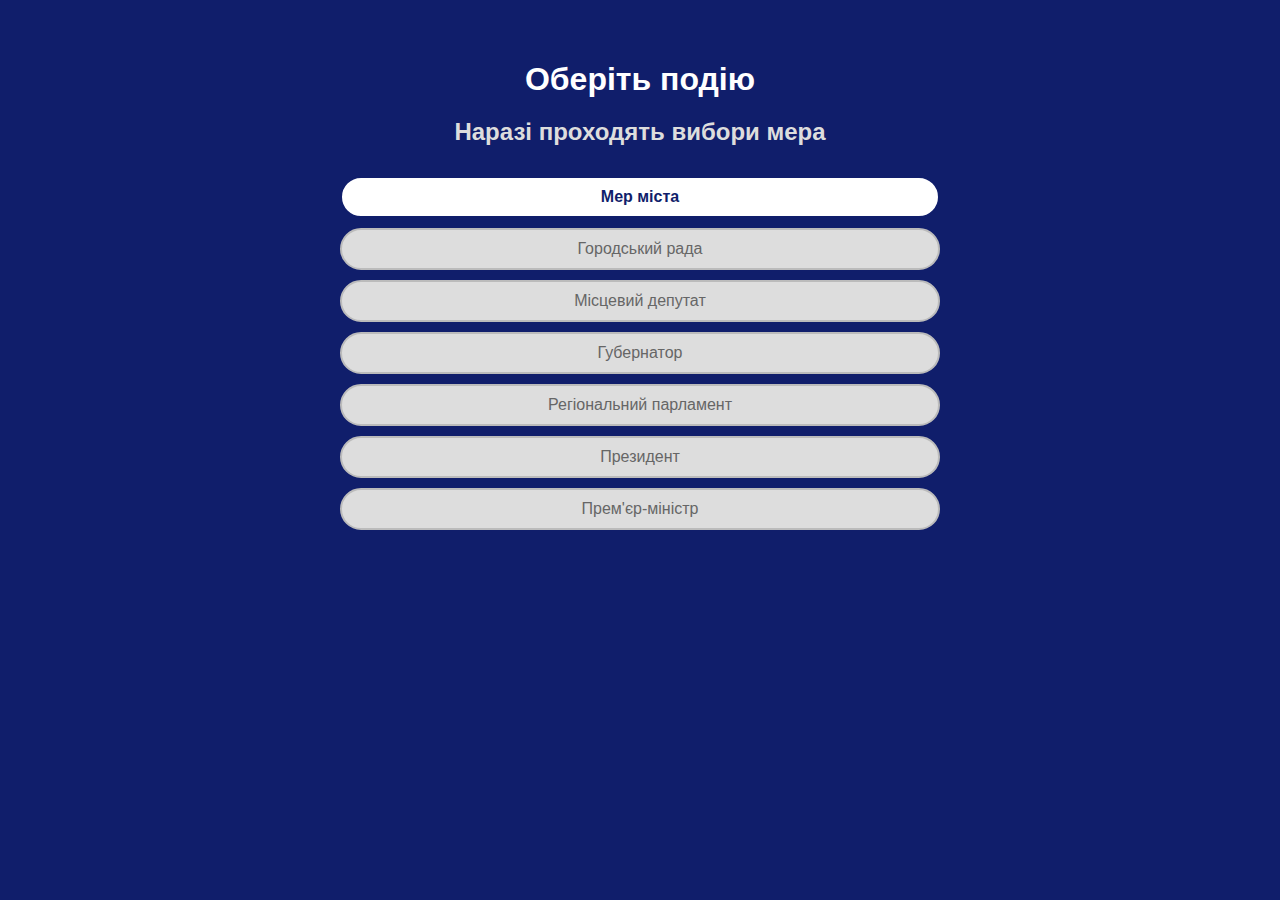
<file: Вибір.html>
<!DOCTYPE html>
<html lang="uk">
<head>
    <meta charset="UTF-8">
    <meta name="viewport" content="width=device-width, initial-scale=1.0">
    <title>Одеська обл.</title>
    <style>
        body {
            font-family: Arial, sans-serif;
            text-align: center;
            margin: 0;
            padding: 0;
            background-color: #101E6B;
            color: #fff;
        }
        .container {
            max-width: 600px;
            margin: 20px auto;
            padding: 20px;
            border-radius: 10px;
        }
        h1 {
            margin-bottom: 10px;
            color: #fff;
        }
        h2 {
            margin-bottom: 30px;
            color: #ddd;
        }
        .button {
            display: block;
            margin: 10px auto;
            padding: 10px 20px;
            font-size: 16px;
            color: #101E6B;
            background-color: #fff;
            border: 2px solid #101E6B;
            border-radius: 25px;
            text-decoration: none;
            transition: background-color 0.3s, color 0.3s;
        }
        .button:hover {
            background-color: #101E6B;
            color: #fff;
        }
        .button.active {
            background-color: #fff;
            color: #101E6B;
            border: 2px solid #101E6B;
            font-weight: bold;
        }
        .button.inactive {
            color: #666;
            background-color: #ddd;
            border-color: #bbb;
            cursor: not-allowed;
        }
        .button.inactive:hover {
            background-color: #ddd;
            color: #666;
        }

        /* Адаптивные стили */
        @media (min-width: 601px) {
            .container {
                padding: 20px;
            }
            .button {
                display: block;
                margin: 10px auto;
                font-size: 16px;
                padding: 10px 20px;
            }
        }

        @media (max-width: 600px) {
            .button-container {
                display: block;
                overflow-y: auto;
                max-height: 80vh; /* Оставляем место для других элементов и предотвращаем перекрытие */
                padding: 0 10px;
                /* Скрыть скроллбар для мобильных устройств */
                scrollbar-width: none; /* Firefox */
                -ms-overflow-style: none; /* Internet Explorer and Edge */
            }
            .button-container::-webkit-scrollbar {
                display: none; /* Chrome, Safari, and Opera */
            }
            .button {
                width: calc(100% - 20px);
                font-size: 14px;
                padding: 10px 0;
            }
            h1 {
                font-size: 24px;
            }
            h2 {
                font-size: 18px;
            }
        }
    </style>
</head>
<body>
    <div class="container">
        <h1>Оберіть подію</h1>
        <h2>Наразі проходять вибори мера</h2>
        <div class="button-container">
            <a href="Ukraine map.html" class="button active">Мер міста</a>
            <a href="#" class="button inactive">Городський рада</a>
            <a href="#" class="button inactive">Місцевий депутат</a>
            <a href="#" class="button inactive">Губернатор</a>
            <a href="#" class="button inactive">Регіональний парламент</a>
            <a href="#" class="button inactive">Президент</a>
            <a href="#" class="button inactive">Прем'єр-міністр</a>
        </div>
    </div>
</body>
</html>
</file>
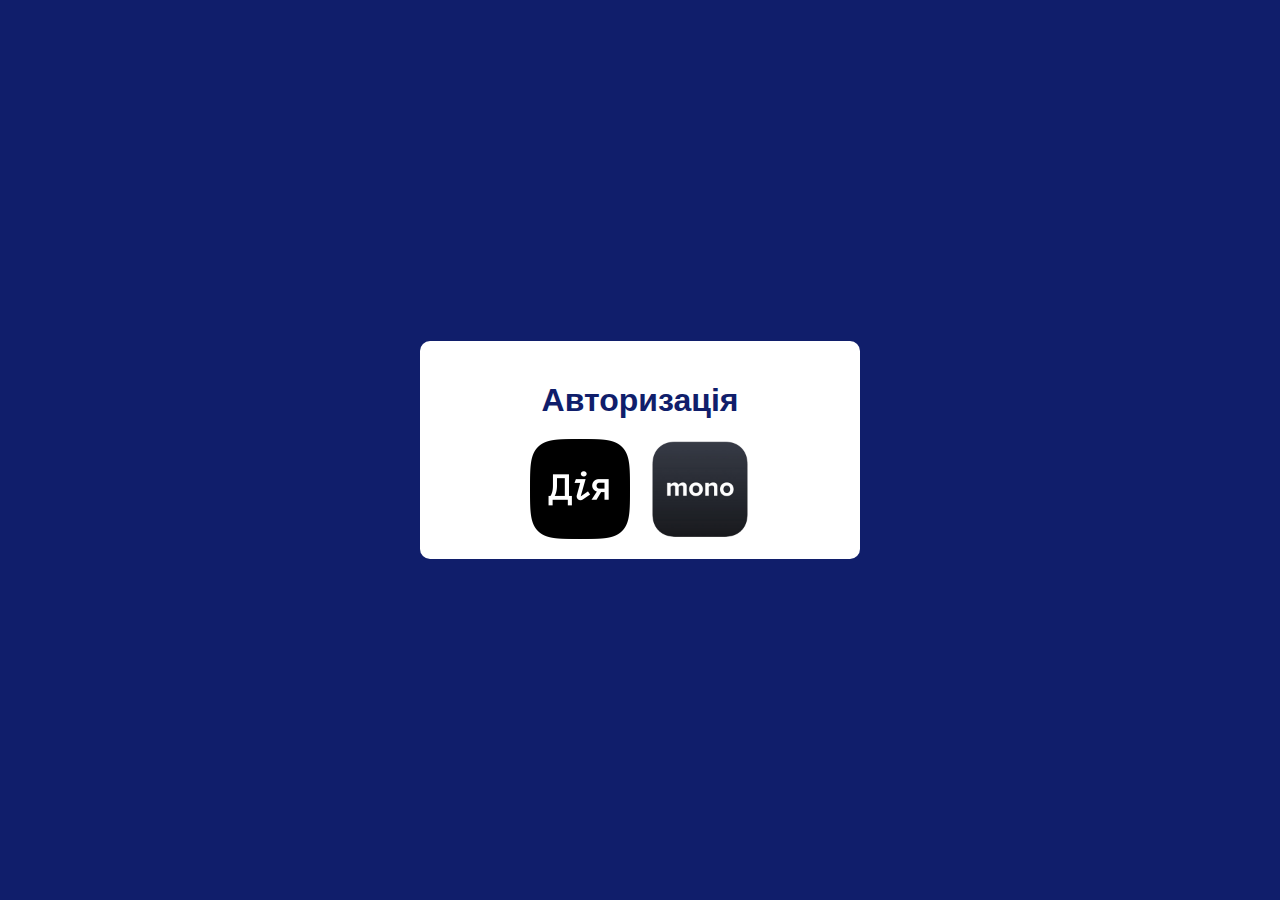
<file: Логин.html>
<!DOCTYPE html>
<html lang="uk">
<head>
    <meta charset="UTF-8">
    <meta name="viewport" content="width=device-width, initial-scale=1.0">
    <title>Авторизація</title>
    <style>
        body {
            font-family: Arial, sans-serif;
            margin: 0;
            padding: 0;
            background-color: #101E6B;
            color: #fff;
            display: flex;
            justify-content: center;
            align-items: center;
            height: 100vh;
            text-align: center;
        }
        .container {
            max-width: 400px;
            width: 100%;
            padding: 20px;
            border-radius: 10px;
            background-color: #fff;
            color: #101E6B;
        }
        h1 {
            margin-bottom: 20px;
            color: #101E6B;
        }
        .icon-container {
            display: flex;
            justify-content: center;
            gap: 20px;
        }
        .icon {
            width: 100px;
            height: 100px;
            cursor: pointer;
            transition: opacity 0.3s;
        }
        .icon:hover {
            opacity: 0.8;
        }
        .loader {
            display: none;
            border: 8px solid #f3f3f3;
            border-top: 8px solid #101E6B;
            border-radius: 50%;
            width: 40px;
            height: 40px;
            margin: 20px auto;
            animation: spin 1s linear infinite;
        }
        @keyframes spin {
            0% { transform: rotate(0deg); }
            100% { transform: rotate(360deg); }
        }
        .success {
            display: none;
            color: green;
            font-size: 24px;
        }
        /* Адаптивные стили */
        @media (max-width: 600px) {
            .icon {
                width: 80px;
                height: 80px;
            }
        }
    </style>
</head>
<body>
    <div class="container">
        <h1>Авторизація</h1>
        <div class="icon-container">
            <img src="DiiaLogo.svg.png" alt="Diia Logo" class="icon" onclick="showLoader()">
            <img src="monobank-logo.png" alt="Monobank Logo" class="icon" onclick="showLoader()">
        </div>
        <div class="loader"></div>
        <div class="success">✔</div>
    </div>

    <script>
        function showLoader() {
            var loader = document.querySelector('.loader');
            var success = document.querySelector('.success');
            
            loader.style.display = 'block';

            setTimeout(function() {
                loader.style.display = 'none';
                success.style.display = 'block';
                setTimeout(function() {
                    window.location.href = 'Вибір.html';
                }, 500); // Задержка перед перенаправлением
            }, 1500); // Задержка имитации загрузки
        }
    </script>
</body>
</html>
</file>
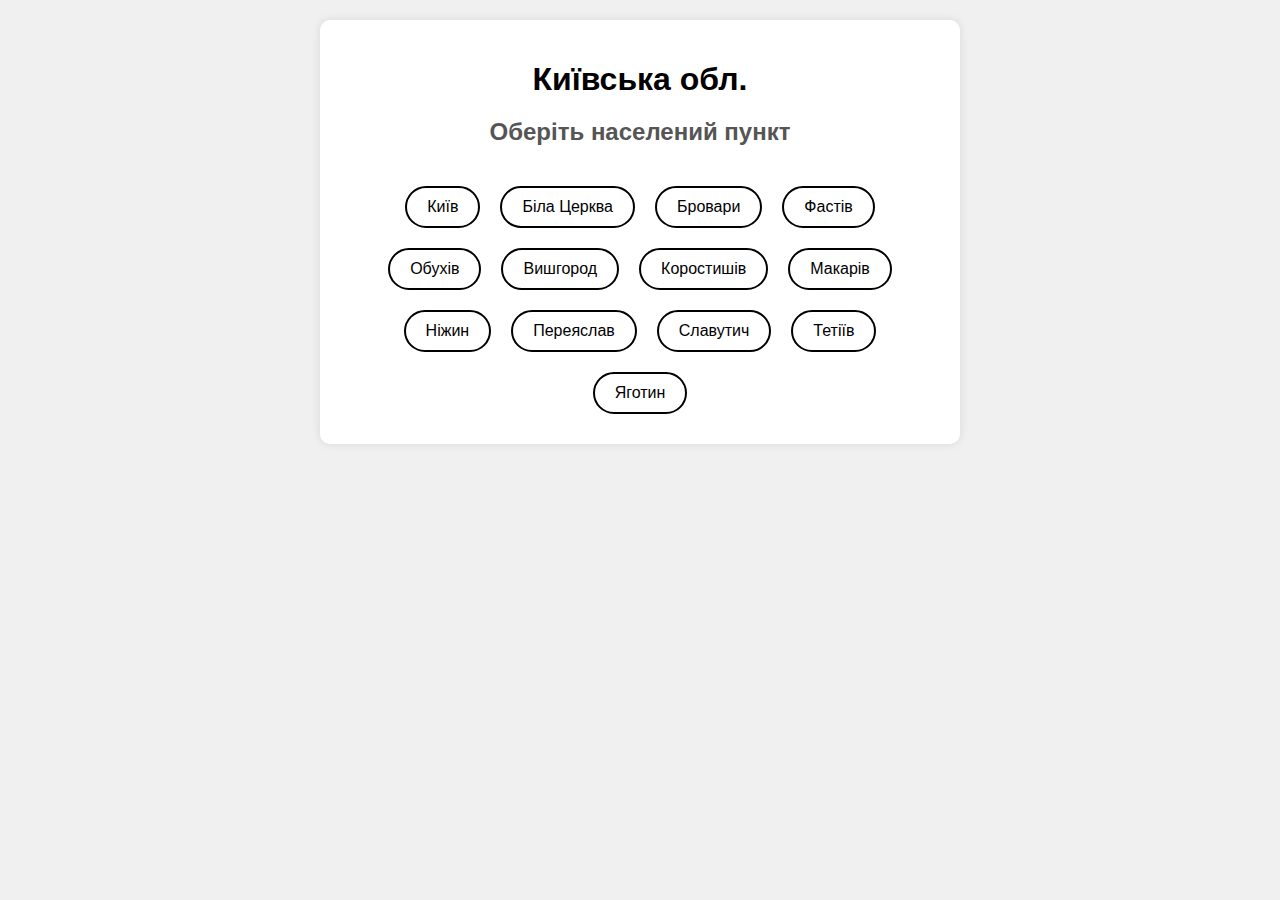
<file: K/K2.html>
<!DOCTYPE html>
<html lang="uk">
<head>
    <meta charset="UTF-8">
    <meta name="viewport" content="width=device-width, initial-scale=1.0">
    <title>Київська обл.</title>
    <style>
        body {
            font-family: Arial, sans-serif;
            text-align: center;
            margin: 0;
            padding: 0;
            background-color: #f0f0f0;
        }
        .container {
            max-width: 600px;
            margin: 20px auto;
            padding: 20px;
            background: #fff;
            border-radius: 10px;
            box-shadow: 0 0 10px rgba(0, 0, 0, 0.1);
        }
        h1 {
            margin-bottom: 10px;
        }
        h2 {
            margin-bottom: 30px;
            color: #555;
        }
        .button {
            display: block;
            margin: 10px auto;
            padding: 10px 20px;
            font-size: 16px;
            color: #000;
            background-color: #fff;
            border: 2px solid #000;
            border-radius: 25px;
            text-decoration: none;
            transition: background-color 0.3s, color 0.3s;
        }
        .button:hover {
            background-color: #000;
            color: #fff;
        }

        /* Адаптивные стили */
        @media (min-width: 601px) {
            .container {
                padding: 20px;
            }
            .button {
                display: inline-block;
                margin: 10px;
                font-size: 16px;
                padding: 10px 20px;
            }
            .button-container {
                display: flex;
                flex-wrap: wrap;
                justify-content: center;
            }
        }

        @media (max-width: 600px) {
            .button-container {
                display: block;
                overflow-y: auto;
                max-height: 80vh; /* Оставляем место для других элементов и предотвращаем перекрытие */
                padding: 0 10px;
                /* Скрыть скроллбар для мобильных устройств */
                scrollbar-width: none; /* Firefox */
                -ms-overflow-style: none; /* Internet Explorer and Edge */
            }
            .button-container::-webkit-scrollbar {
                display: none; /* Chrome, Safari, and Opera */
            }
            .button {
                width: calc(100% - 20px);
                font-size: 14px;
                padding: 10px 0;
            }
            h1 {
                font-size: 24px;
            }
            h2 {
                font-size: 18px;
            }
        }
    </style>
</head>
<body>
    <div class="container">
        <h1>Київська обл.</h1>
        <h2>Оберіть населений пункт</h2>
        <div class="button-container">
            <a href="rating.html" class="button">Київ</a>
            <a href="rating.html" class="button">Біла Церква</a>
            <a href="rating.html" class="button">Бровари</a>
            <a href="rating.html" class="button">Фастів</a>
            <a href="rating.html" class="button">Обухів</a>
            <a href="rating.html" class="button">Вишгород</a>
            <a href="rating.html" class="button">Коростишів</a>
            <a href="rating.html" class="button">Макарів</a>
            <a href="rating.html" class="button">Ніжин</a>
            <a href="rating.html" class="button">Переяслав</a>
            <a href="rating.html" class="button">Славутич</a>
            <a href="rating.html" class="button">Тетіїв</a>
            <a href="rating.html" class="button">Яготин</a>
        </div>
    </div>
</body>
</html>
</file>
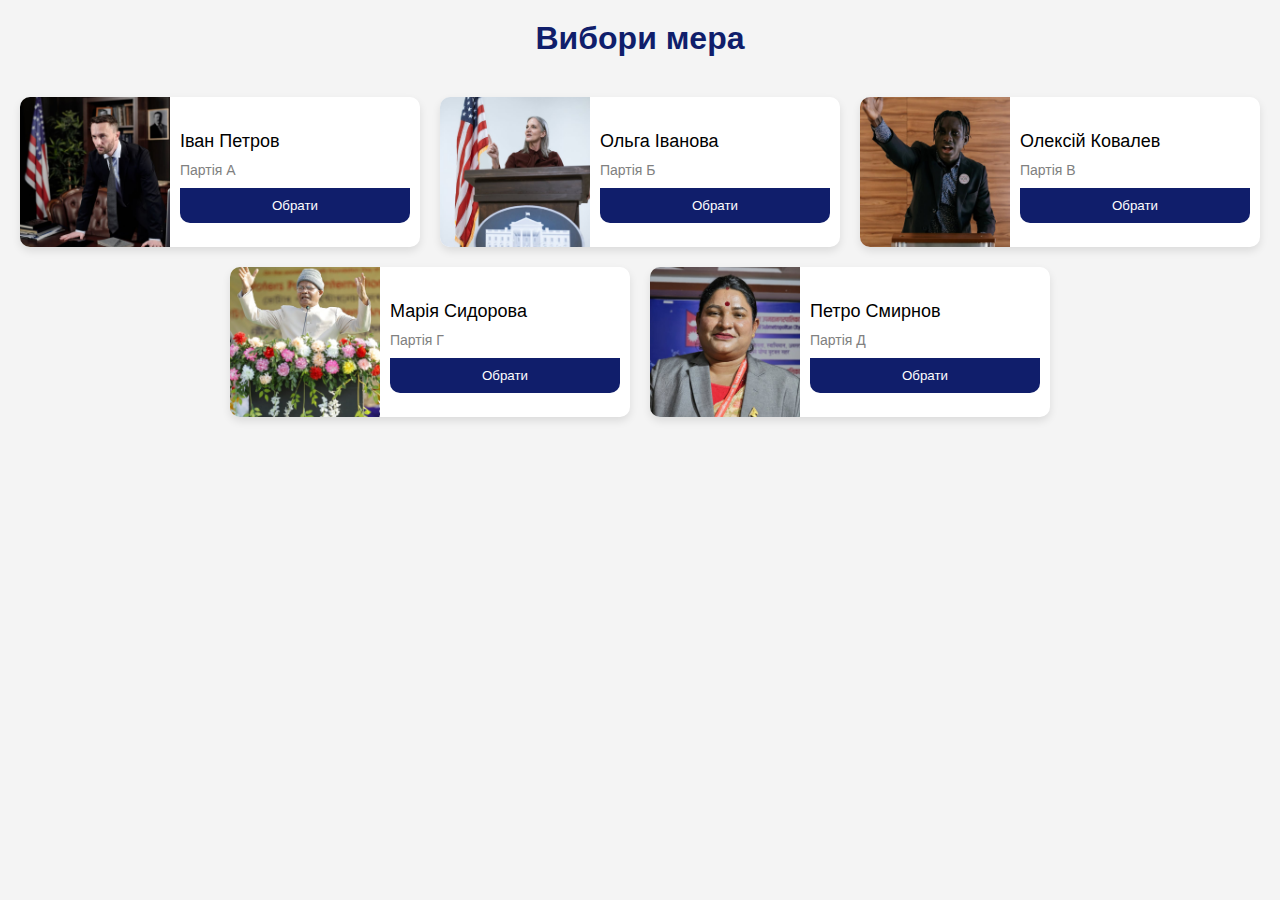
<file: K/rating.html>
<!DOCTYPE html>
<html lang="uk">
<head>
    <meta charset="UTF-8">
    <meta name="viewport" content="width=device-width, initial-scale=1.0">
    <title>Голосування</title>
    <style>
        body {
            font-family: Arial, sans-serif;
            background-color: #f4f4f4;
            text-align: center;
            margin: 0;
            padding: 0;
        }
        h1 {
            color: #101E6B;
            margin: 20px 0;
        }
        .container {
            display: flex;
            flex-wrap: wrap;
            justify-content: center;
            gap: 20px;
            padding: 20px;
        }
        .card {
            background-color: white;
            border-radius: 10px;
            box-shadow: 0 4px 8px rgba(0, 0, 0, 0.1);
            overflow: hidden;
            width: 400px;
            display: flex;
            flex-direction: row;
            align-items: center;
            text-align: left;
        }
        .card img {
            width: 150px;
            height: 150px;
            object-fit: cover;
        }
        .card .content {
            padding: 10px;
            flex: 1;
        }
        .card .name {
            font-size: 18px;
            margin: 10px 0;
        }
        .card .party {
            font-size: 14px;
            color: gray;
            margin-bottom: 10px;
        }
        .card .rating,
        .card .votes,
        .card .bar {
            display: none;
        }
        .card .rating {
            font-size: 16px;
            margin: 10px 0;
        }
        .card .votes {
            font-size: 14px;
            color: gray;
            margin-bottom: 10px;
        }
        .card .bar {
            width: 100%;
            height: 20px;
            background-color: #e0e0e0;
            border-radius: 10px;
            margin-bottom: 10px;
        }
        .card .bar span {
            display: block;
            height: 100%;
            border-radius: 10px;
            background-color: #4CAF50;
            text-align: center;
            color: white;
            line-height: 20px;
            font-weight: bold;
        }
        .card button {
            background-color: #101E6B;
            color: white;
            border: none;
            padding: 10px;
            width: 100%;
            border-radius: 0 0 10px 10px;
            cursor: pointer;
        }
        .card button:hover {
            background-color: #0d1b4e;
        }
    </style>
</head>
<body>
    <h1>Вибори мера</h1>
    <div class="container">
        <!-- Card 1 -->
        <div class="card" id="card1">
            <img src="r (1).jpg" alt="Кандидат 1">
            <div class="content">
                <div class="name">Іван Петров</div>
                <div class="party">Партія А</div>
                <div class="rating">Рейтинг: 0%</div>
                <div class="votes">Кількість голосів: 0</div>
                <div class="bar"><span id="bar1"></span></div>
                <button onclick="vote('card1', 60, 120)">Обрати</button>
            </div>
        </div>

        <!-- Card 2 -->
        <div class="card" id="card2">
            <img src="r (2).jpg" alt="Кандидат 2">
            <div class="content">
                <div class="name">Ольга Іванова</div>
                <div class="party">Партія Б</div>
                <div class="rating">Рейтинг: 0%</div>
                <div class="votes">Кількість голосів: 0</div>
                <div class="bar"><span id="bar2"></span></div>
                <button onclick="vote('card2', 75, 150)">Обрати</button>
            </div>
        </div>

        <!-- Card 3 -->
        <div class="card" id="card3">
            <img src="r (3).jpg" alt="Кандидат 3">
            <div class="content">
                <div class="name">Олексій Ковалев</div>
                <div class="party">Партія В</div>
                <div class="rating">Рейтинг: 0%</div>
                <div class="votes">Кількість голосів: 0</div>
                <div class="bar"><span id="bar3"></span></div>
                <button onclick="vote('card3', 85, 170)">Обрати</button>
            </div>
        </div>

        <!-- Card 4 -->
        <div class="card" id="card4">
            <img src="r (4).jpg" alt="Кандидат 4">
            <div class="content">
                <div class="name">Марія Сидорова</div>
                <div class="party">Партія Г</div>
                <div class="rating">Рейтинг: 0%</div>
                <div class="votes">Кількість голосів: 0</div>
                <div class="bar"><span id="bar4"></span></div>
                <button onclick="vote('card4', 70, 140)">Обрати</button>
            </div>
        </div>

        <!-- Card 5 -->
        <div class="card" id="card5">
            <img src="r (5).jpg" alt="Кандидат 5">
            <div class="content">
                <div class="name">Петро Смирнов</div>
                <div class="party">Партія Д</div>
                <div class="rating">Рейтинг: 0%</div>
                <div class="votes">Кількість голосів: 0</div>
                <div class="bar"><span id="bar5"></span></div>
                <button onclick="vote('card5', 90, 180)">Обрати</button>
            </div>
        </div>
    </div>

    <script>
        let totalVotes = 0;
        let votes = {card1: 0, card2: 0, card3: 0, card4: 0, card5: 0};

        function vote(cardId, percentage, count) {
            // Update the total votes and individual card votes
            totalVotes++;
            votes[cardId]++;
            
            // Calculate and display results for all cards
            updateResults();
        }

        function updateResults() {
            const cards = document.querySelectorAll('.card');

            cards.forEach(card => {
                const cardId = card.id;
                const cardVotes = votes[cardId];
                const cardPercentage = (cardVotes / totalVotes * 100).toFixed(2);
                
                // Update and show results
                const rating = card.querySelector('.rating');
                const votesElement = card.querySelector('.votes');
                const bar = card.querySelector('.bar');
                const barSpan = bar.querySelector('span');

                rating.style.display = 'block';
                votesElement.style.display = 'block';
                bar.style.display = 'block';
                
                rating.textContent = `Рейтинг: ${cardPercentage}%`;
                votesElement.textContent = `Кількість голосів: ${cardVotes}`;
                barSpan.style.width = `${cardPercentage}%`;
                barSpan.textContent = `${cardPercentage}%`;
            });
        }
    </script>
</body>
</html>
</file>
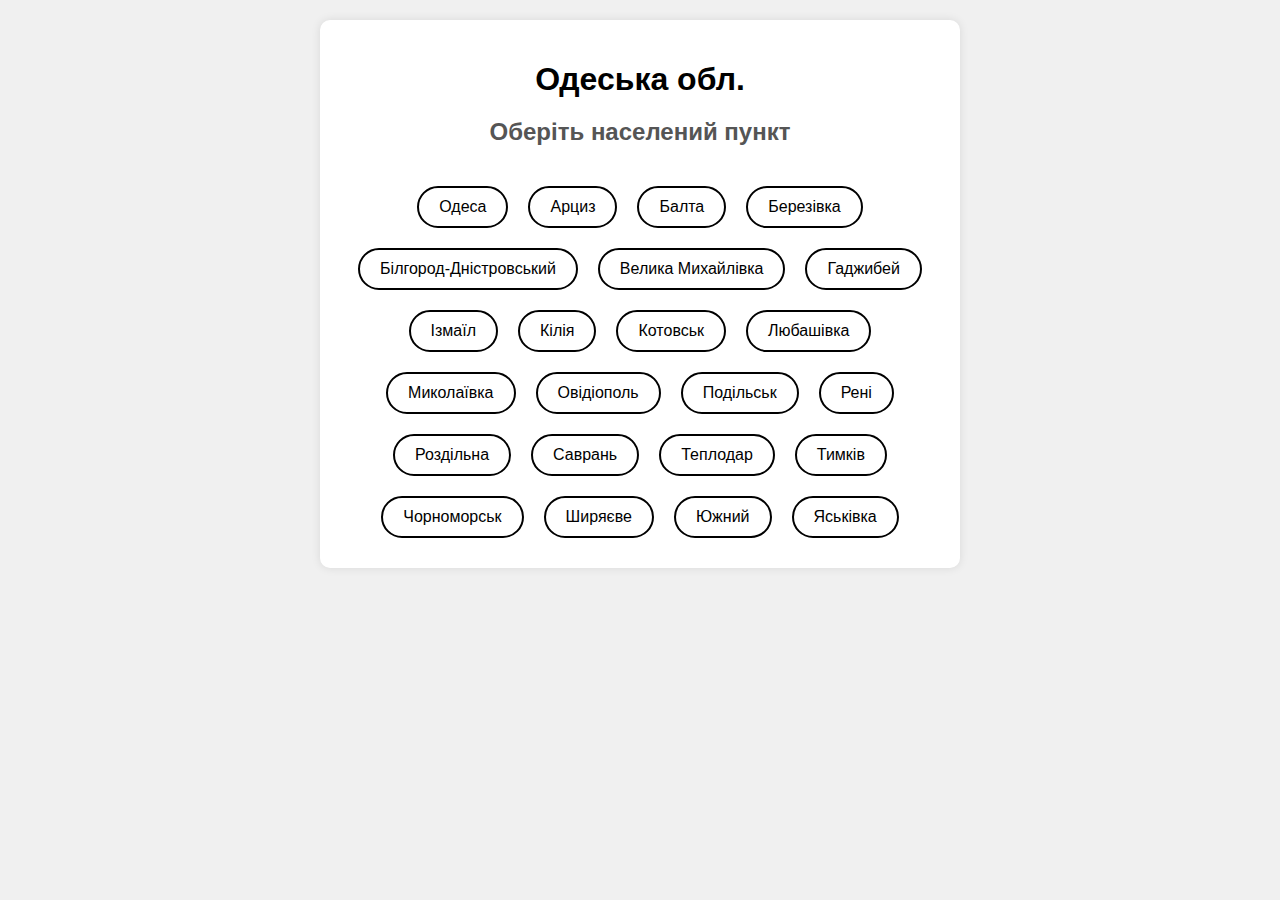
<file: Odesa/O1.html>
<!DOCTYPE html>
<html lang="uk">
<head>
    <meta charset="UTF-8">
    <meta name="viewport" content="width=device-width, initial-scale=1.0">
    <title>Одеська обл.</title>
    <style>
        body {
            font-family: Arial, sans-serif;
            text-align: center;
            margin: 0;
            padding: 0;
            background-color: #f0f0f0;
        }
        .container {
            max-width: 600px;
            margin: 20px auto;
            padding: 20px;
            background: #fff;
            border-radius: 10px;
            box-shadow: 0 0 10px rgba(0, 0, 0, 0.1);
        }
        h1 {
            margin-bottom: 10px;
        }
        h2 {
            margin-bottom: 30px;
            color: #555;
        }
        .button {
            display: block;
            margin: 10px auto;
            padding: 10px 20px;
            font-size: 16px;
            color: #000;
            background-color: #fff;
            border: 2px solid #000;
            border-radius: 25px;
            text-decoration: none;
            transition: background-color 0.3s, color 0.3s;
        }
        .button:hover {
            background-color: #000;
            color: #fff;
        }

        /* Адаптивные стили */
        @media (min-width: 601px) {
            .container {
                padding: 20px;
            }
            .button {
                display: inline-block;
                margin: 10px;
                font-size: 16px;
                padding: 10px 20px;
            }
            .button-container {
                display: flex;
                flex-wrap: wrap;
                justify-content: center;
            }
        }

        @media (max-width: 600px) {
            .button-container {
                display: block;
                overflow-y: auto;
                max-height: 80vh; /* Оставляем место для других элементов и предотвращаем перекрытие */
                padding: 0 10px;
                /* Скрыть скроллбар для мобильных устройств */
                scrollbar-width: none; /* Firefox */
                -ms-overflow-style: none; /* Internet Explorer and Edge */
            }
            .button-container::-webkit-scrollbar {
                display: none; /* Chrome, Safari, and Opera */
            }
            .button {
                width: calc(100% - 20px);
                font-size: 14px;
                padding: 10px 0;
            }
            h1 {
                font-size: 24px;
            }
            h2 {
                font-size: 18px;
            }
        }
    </style>
</head>
<body>
    <div class="container">
        <h1>Одеська обл.</h1>
        <h2>Оберіть населений пункт</h2>
        <div class="button-container">
            <a href="rating.html" class="button">Одеса</a>
            <a href="rating.html" class="button">Арциз</a>
            <a href="rating.html" class="button">Балта</a>
            <a href="rating.html" class="button">Березівка</a>
            <a href="rating.html" class="button">Білгород-Дністровський</a>
            <a href="rating.html" class="button">Велика Михайлівка</a>
            <a href="rating.html" class="button">Гаджибей</a>
            <a href="rating.html" class="button">Ізмаїл</a>
            <a href="rating.html" class="button">Кілія</a>
            <a href="rating.html" class="button">Котовськ</a>
            <a href="rating.html" class="button">Любашівка</a>
            <a href="rating.html" class="button">Миколаївка</a>
            <a href="rating.html" class="button">Овідіополь</a>
            <a href="rating.html" class="button">Подільськ</a>
            <a href="rating.html" class="button">Рені</a>
            <a href="rating.html" class="button">Роздільна</a>
            <a href="rating.html" class="button">Саврань</a>
            <a href="rating.html" class="button">Теплодар</a>
            <a href="rating.html" class="button">Тимків</a>
            <a href="rating.html" class="button">Чорноморськ</a>
            <a href="rating.html" class="button">Ширяєве</a>
            <a href="rating.html" class="button">Южний</a>
            <a href="rating.html" class="button">Яськівка</a>
        </div>
    </div>
</body>
</html>
</file>
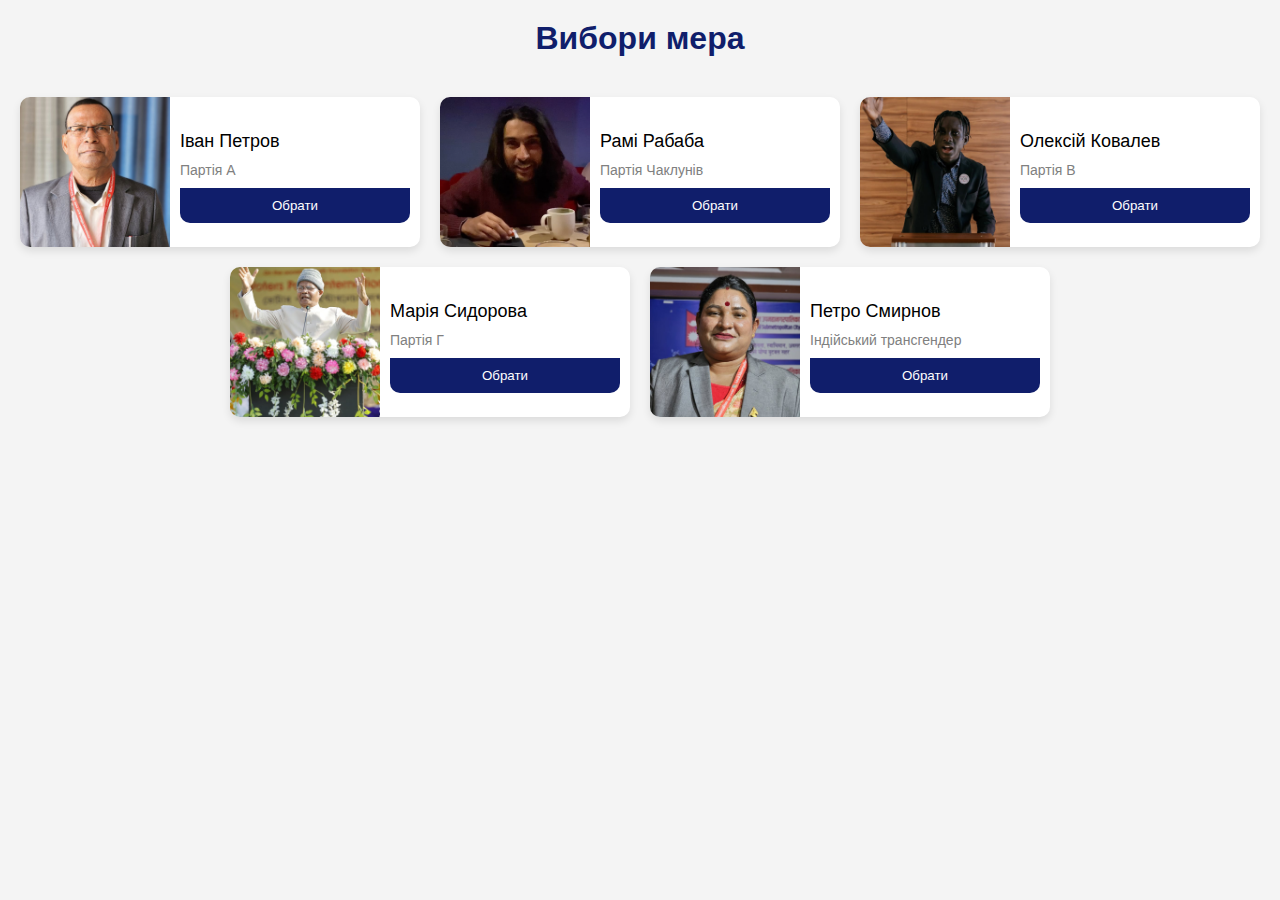
<file: Odesa/rating.html>
<!DOCTYPE html>
<html lang="uk">
<head>
    <meta charset="UTF-8">
    <meta name="viewport" content="width=device-width, initial-scale=1.0">
    <title>Голосування</title>
    <style>
        body {
            font-family: Arial, sans-serif;
            background-color: #f4f4f4;
            text-align: center;
            margin: 0;
            padding: 0;
        }
        h1 {
            color: #101E6B;
            margin: 20px 0;
        }
        .container {
            display: flex;
            flex-wrap: wrap;
            justify-content: center;
            gap: 20px;
            padding: 20px;
        }
        .card {
            background-color: white;
            border-radius: 10px;
            box-shadow: 0 4px 8px rgba(0, 0, 0, 0.1);
            overflow: hidden;
            width: 400px;
            display: flex;
            flex-direction: row;
            align-items: center;
            text-align: left;
        }
        .card img {
            width: 150px;
            height: 150px;
            object-fit: cover;
        }
        .card .content {
            padding: 10px;
            flex: 1;
        }
        .card .name {
            font-size: 18px;
            margin: 10px 0;
        }
        .card .party {
            font-size: 14px;
            color: gray;
            margin-bottom: 10px;
        }
        .card .rating,
        .card .votes,
        .card .bar {
            display: none;
        }
        .card .rating {
            font-size: 16px;
            margin: 10px 0;
        }
        .card .votes {
            font-size: 14px;
            color: gray;
            margin-bottom: 10px;
        }
        .card .bar {
            width: 100%;
            height: 20px;
            background-color: #e0e0e0;
            border-radius: 10px;
            margin-bottom: 10px;
        }
        .card .bar span {
            display: block;
            height: 100%;
            border-radius: 10px;
            background-color: #4CAF50;
            text-align: center;
            color: white;
            line-height: 20px;
            font-weight: bold;
        }
        .card button {
            background-color: #101E6B;
            color: white;
            border: none;
            padding: 10px;
            width: 100%;
            border-radius: 0 0 10px 10px;
            cursor: pointer;
        }
        .card button:hover {
            background-color: #0d1b4e;
        }
    </style>
</head>
<body>
    <h1>Вибори мера</h1>
    <div class="container">
        <!-- Card 1 -->
        <div class="card" id="card1">
            <img src="r (1).jpg" alt="Кандидат 1">
            <div class="content">
                <div class="name">Іван Петров</div>
                <div class="party">Партія А</div>
                <div class="rating">Рейтинг: 0%</div>
                <div class="votes">Кількість голосів: 0</div>
                <div class="bar"><span id="bar1"></span></div>
                <button onclick="vote('card1', 60, 120)">Обрати</button>
            </div>
        </div>

        <!-- Card 2 -->
        <div class="card" id="card2">
            <img src="r (2).jpg" alt="Кандидат 2">
            <div class="content">
                <div class="name">Рамі Рабаба</div>
                <div class="party">Партія Чаклунів</div>
                <div class="rating">Рейтинг: 0%</div>
                <div class="votes">Кількість голосів: 0</div>
                <div class="bar"><span id="bar2"></span></div>
                <button onclick="vote('card2', 75, 150)">Обрати</button>
            </div>
        </div>

        <!-- Card 3 -->
        <div class="card" id="card3">
            <img src="r (3).jpg" alt="Кандидат 3">
            <div class="content">
                <div class="name">Олексій Ковалев</div>
                <div class="party">Партія В</div>
                <div class="rating">Рейтинг: 0%</div>
                <div class="votes">Кількість голосів: 0</div>
                <div class="bar"><span id="bar3"></span></div>
                <button onclick="vote('card3', 85, 170)">Обрати</button>
            </div>
        </div>

        <!-- Card 4 -->
        <div class="card" id="card4">
            <img src="r (4).jpg" alt="Кандидат 4">
            <div class="content">
                <div class="name">Марія Сидорова</div>
                <div class="party">Партія Г</div>
                <div class="rating">Рейтинг: 0%</div>
                <div class="votes">Кількість голосів: 0</div>
                <div class="bar"><span id="bar4"></span></div>
                <button onclick="vote('card4', 70, 140)">Обрати</button>
            </div>
        </div>

        <!-- Card 5 -->
        <div class="card" id="card5">
            <img src="r (5).jpg" alt="Кандидат 5">
            <div class="content">
                <div class="name">Петро Смирнов</div>
                <div class="party">Індійський трансгендер</div>
                <div class="rating">Рейтинг: 0%</div>
                <div class="votes">Кількість голосів: 0</div>
                <div class="bar"><span id="bar5"></span></div>
                <button onclick="vote('card5', 90, 180)">Обрати</button>
            </div>
        </div>
    </div>

    <script>
        let totalVotes = 0;
        let votes = {card1: 0, card2: 0, card3: 0, card4: 0, card5: 0};

        function vote(cardId, percentage, count) {
            // Update the total votes and individual card votes
            totalVotes++;
            votes[cardId]++;
            
            // Calculate and display results for all cards
            updateResults();
        }

        function updateResults() {
            const cards = document.querySelectorAll('.card');

            cards.forEach(card => {
                const cardId = card.id;
                const cardVotes = votes[cardId];
                const cardPercentage = (cardVotes / totalVotes * 100).toFixed(2);
                
                // Update and show results
                const rating = card.querySelector('.rating');
                const votesElement = card.querySelector('.votes');
                const bar = card.querySelector('.bar');
                const barSpan = bar.querySelector('span');

                rating.style.display = 'block';
                votesElement.style.display = 'block';
                bar.style.display = 'block';
                
                rating.textContent = `Рейтинг: ${cardPercentage}%`;
                votesElement.textContent = `Кількість голосів: ${cardVotes}`;
                barSpan.style.width = `${cardPercentage}%`;
                barSpan.textContent = `${cardPercentage}%`;
            });
        }
    </script>
</body>
</html>
</file>
<file: Ukraine map_files/style.css>
*, *:before, *:after {
  -webkit-transition: all 0.3s ease;
     -moz-transition: all 0.3s ease;
       -o-transition: all 0.3s ease;
      -ms-transition: all 0.3s ease;
          transition: all 0.3s ease;
  -webkit-box-sizing: border-box;
  -moz-box-sizing: border-box;
  box-sizing: border-box;
  margin: 0;
  padding: 0;
}

*::selection {
  background: #000;
  color: #fff;
}
*::-moz-selection {
  background: #000;
  color: #fff;
}
*::-webkit-selection{
  background: #000;
  color: #fff;
}
::-webkit-scrollbar{
  width:8px;
  height: 8px;
}
::-webkit-scrollbar-button {
  width: 0px;
  height: 0px;
}
::-webkit-scrollbar-thumb{
  border: none;
  background-color: #999;
  -moz-border-radius: 5px;
  -webkit-border-radius: 5px;
  -khtml-border-radius: 5px;
  border-radius: 5px;
  width: 20px;
  max-width: 20px;
  margin-left: -10px;
}
::-webkit-scrollbar-thumb:hover{
  background-color: #777;
  cursor: pointer;
}
::-webkit-scrollbar-thumb:active {
  background: #555;
}
::-webkit-scrollbar-track{
  border: none;
  background-color: #f5f5f5;
}
::-webkit-scrollbar-track:hover{
  background-color: #eee;
  cursor: pointer;
}
::-webkit-scrollbar-track:active {
  background: #aaa;
}
::-webkit-scrollbar-corner {
  background: transparent;
}
.visually-hidden{
  display: none;
}
body{
  font-size: 14px;
  line-height: 1.6em;
  font-weight: 400;
  width: 100%;
  color: #252525;
  font-family: 'Open Sans', sans-serif;
}
img,
iframe{
  max-width: 100%;
}
img{
  height: auto;
}
#post-contacts {
    float: left;
    width: 100%;
    padding: 65px 0;
}
#post-contacts #la-contacts {
    float: right;
    clear: right;
    width: 40%;
    padding-left: 30px
}
#post-contacts #la-filials {
    float: right;
    clear: right;
    width: 40%;
    padding-left: 30px
}
#post-contacts #la-map {
    float: left;
    clear: left;
    width: 60%
}
#post-contacts .la-wrap-c1 {
    max-width: 400px;
    margin: 0 auto
}
#post-contacts #la-contacts .la-subtitle {
    display: block;
    margin: 0;
    font-style: italic;
    color: #707070;
    font-size: 15px;
    line-height: 22px;
    font-family: Montserrat,sans-serif;
    font-weight: 300
}
#post-contacts #la-contacts .la-subtitle:before {
    content: "";
    margin: 0 10px 0 0;
    width: 50px;
    height: 1px;
    background: #707070;
    position: relative;
    display: inline-block;
    vertical-align: middle
}
#post-contacts #la-contacts .la-title {
    margin: 7px 0 0;
    font-weight: 600;
    color: #222;
    font-size: 32px;
    line-height: 1.2
}
#post-contacts #la-contacts .item {
    margin: 8px 0 0;
    color: #535353;
    font-size: 15px;
    line-height: 1.2;
    font-weight: 400
}
#post-contacts #la-contacts .item a {
    text-decoration: none;
    outline: none;
    color: #3a3a3a
}
#post-contacts #la-contacts .item a:hover {
    color: #535353
}
#post-contacts #la-contacts .item .lnr {
    width: 20px;
    display: inline-block
}
#la-filials {
    margin: 40px 0 0
}
#la-filials .la-title {
    font-weight: 600;
    color: #222;
    font-size: 32px;
    line-height: 1.2;
    text-align: center
}
#la-filials .items {
    max-height: 400px;
    overflow: auto;
    display: block;
    width: 100%;
    padding: 0 10px;
    border-bottom: 10px solid #e7e7e7;
    border-top: 10px solid #e7e7e7;
    background: #e7e7e7;
    margin: 20px 0 0
}
#la-filials .item {
    text-align: center;
    background: #fff;
    padding: 10px 20px;
    font-size: 15px;
    line-height: 1.5;
    margin: 0 0 10px
}
#la-filials .item .name {
    font-weight: 600;
    color: #222
}
#la-filials .item .address .icon {
    display: inline-block;
    width: 16px;
    height: 20px;
    margin: 0 2px 0 0
}
#la-filials .item .address .icon-1,#la-filials .item .address .icon-2 {
    vertical-align: middle
}
#la-filials .item .address .icon-1 {
    background: url([data-uri]) center no-repeat;
    background-size: contain
}
#la-filials .item .address .icon-2 {
    background: url([data-uri]) center no-repeat;
    background-size: contain
}
#la-filials .item .address .icon-3 {
    background: url([data-uri]) center no-repeat;
    background-size: contain;
    margin: 0 4px 0 0
}
#la-filials .item a {
    color: #333;
    text-decoration: none;
    outline: none
}
#la-filials .item a:hover {
    color: #213e99;
    text-decoration: underline
}

.map__region-text {
    position: absolute;
    right: -100px;
    top: -50px;
    padding: 15px;
    border: 1px solid #e7e7e7;
    width: -webkit-max-content;
    width: -moz-max-content;
    width: max-content;
    opacity: 0;
    font-size: 16px;
    color: #303536;
    font-weight: 700
}
.map svg>g>g,.map svg>g text {
    cursor: pointer
}
.st0 {
    fill: #101E6B;
    stroke: #f9f9f9;
    stroke-width: .75;
    stroke-linecap: round;
    stroke-linejoin: round
}
.st1 {
    fill: #6abfe8 !important
}
.st2 {
    fill: none;
    stroke: #f9f9f9;
    stroke-width: .75;
    stroke-linecap: round;
    stroke-linejoin: round;
    fill: #015c88 !important;
    cursor: default;
    pointer-events: none
}
.st3 {
    fill: #89a8b8 !important;
    cursor: default !important;
    pointer-events: none !important;
    stroke: #f9f9f9;
    stroke-width: .75;
    stroke-linecap: round;
    stroke-linejoin: round
}
.map svg>g>g:hover polygon,.map svg>g>g:hover path {
    fill: #6abfe8 !important
}

@media (max-width: 1400px){
	#post-contacts #la-contacts{
		width: 30%;
	}
	#post-contacts #la-filials{
		width: 30%;
	}
	#post-contacts #la-map{
		width: 70%;
	}
}
@media (max-width: 1200px){
	#post-contacts #la-map{
		width: 60%;
	}
	#post-contacts #la-contacts{
		width: 40%;
	}
	#post-contacts #la-filials{
		width: 40%;
	}
}
@media (max-width: 980px){
	#post-contacts #la-map{
		width: 100%;
		float: none;
	}
	#post-contacts #la-contacts{
		width: 100%;
		float: none;
		max-width: 600px;
		text-align: center;
		margin: 0 auto 45px;
		padding: 0;
	}
	#post-contacts #la-contacts .la-subtitle:before{
		display: none;
	}
	#post-contacts #la-filials{
		width: 100%;
		float: none;
		max-width: 600px;
		text-align: center;
		margin: 45px auto 0;
		padding: 0;
	}
}

#la-map.all-map{
	padding: 0 5% !important;
	width: 100% !important;
}
#la-map.all-map .map{
	max-width: 800px;
	margin: 0 auto;
}

.laweb-link{
	margin: 45px 0 0;
	text-align: center;
	float: left;
	width: 100%;
}
.laweb-link a{
  text-decoration: none;
  outline: none;
  padding: 8px 30px;
  font-size: 15px;
  line-height: 20px;
  text-transform: uppercase;
  font-weight: 400;
  color: #111;
  border: 2px solid #111;
  cursor: pointer;
  display: inline-block;
  -webkit-border-radius: 20px;
  -moz-border-radius: 20px;
  -ms-border-radius: 20px;
  -o-border-radius: 20px;
  border-radius: 20px;
  font-family: sans-serif;
}
.laweb-link a:hover{
  box-shadow: 0 10px 10px rgba(0, 0, 0, 0.6);
  background: #111;
  color: #fff;
}
</file>
